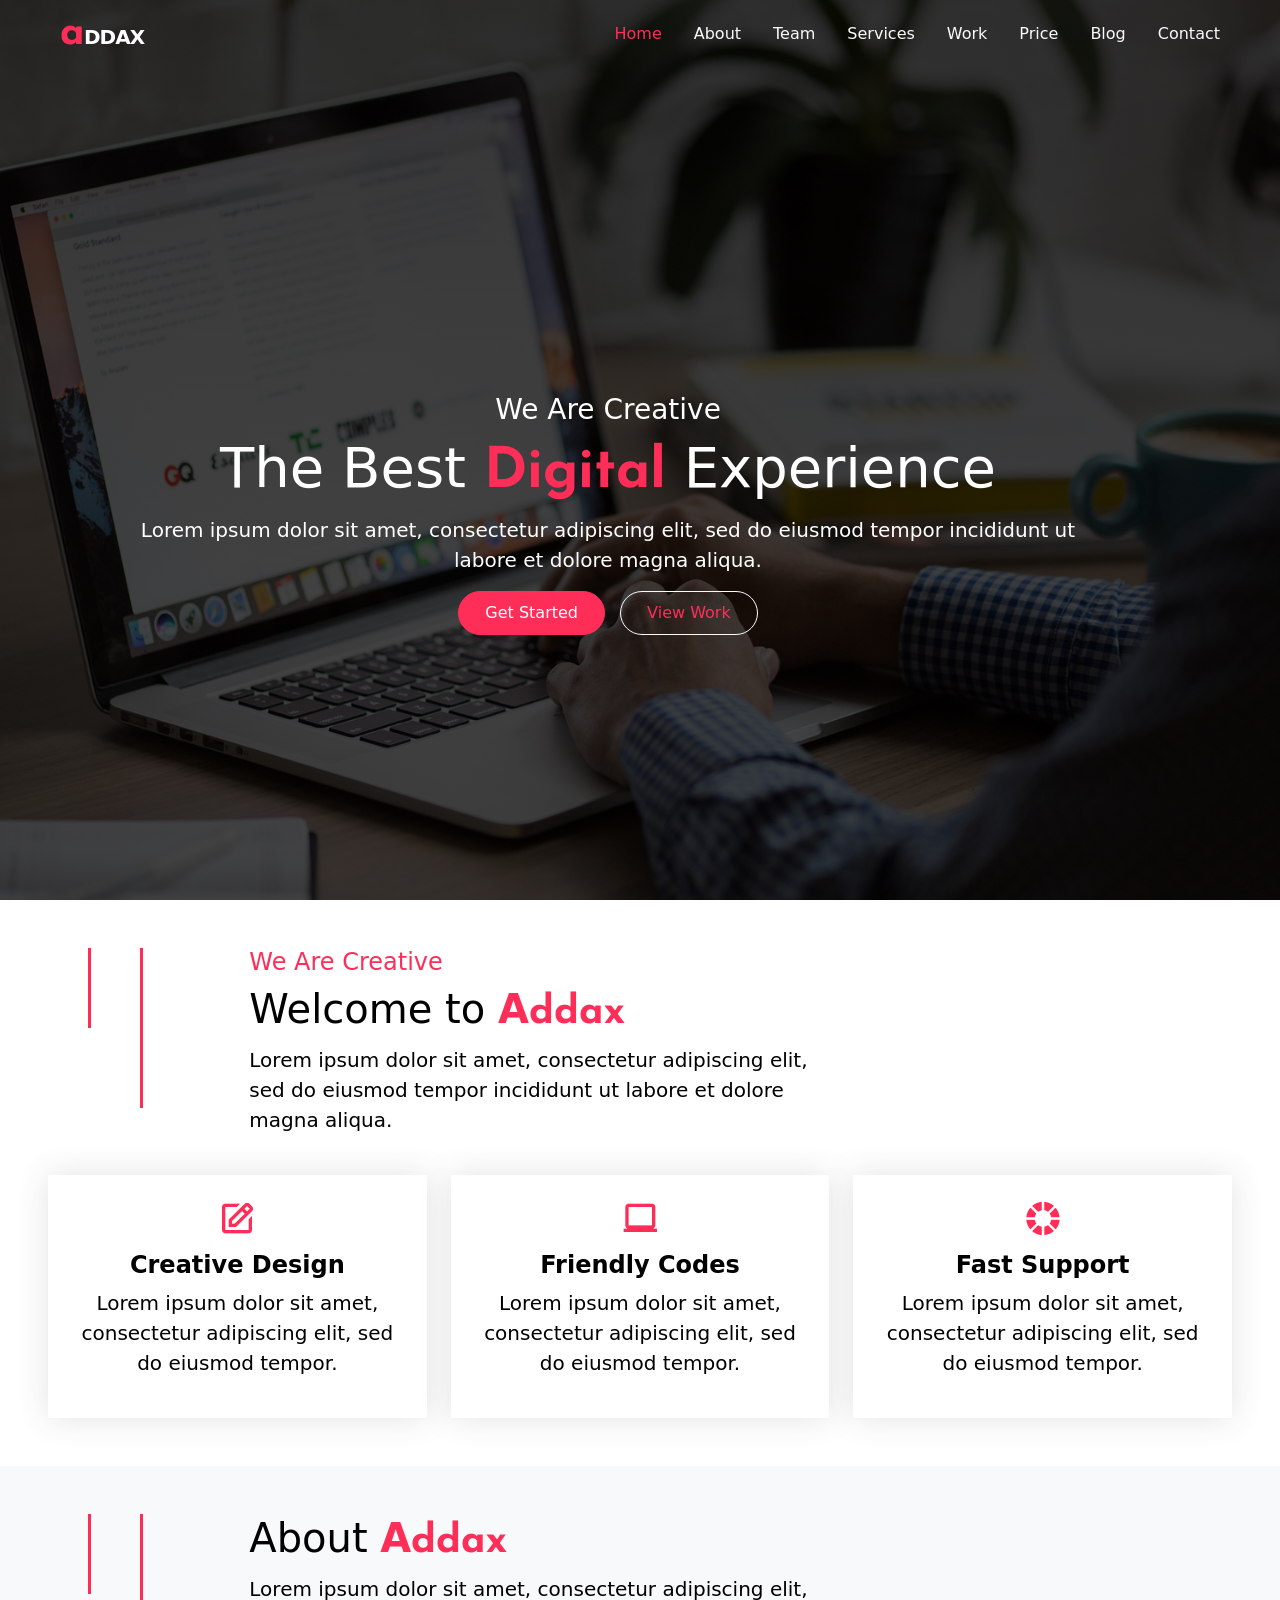
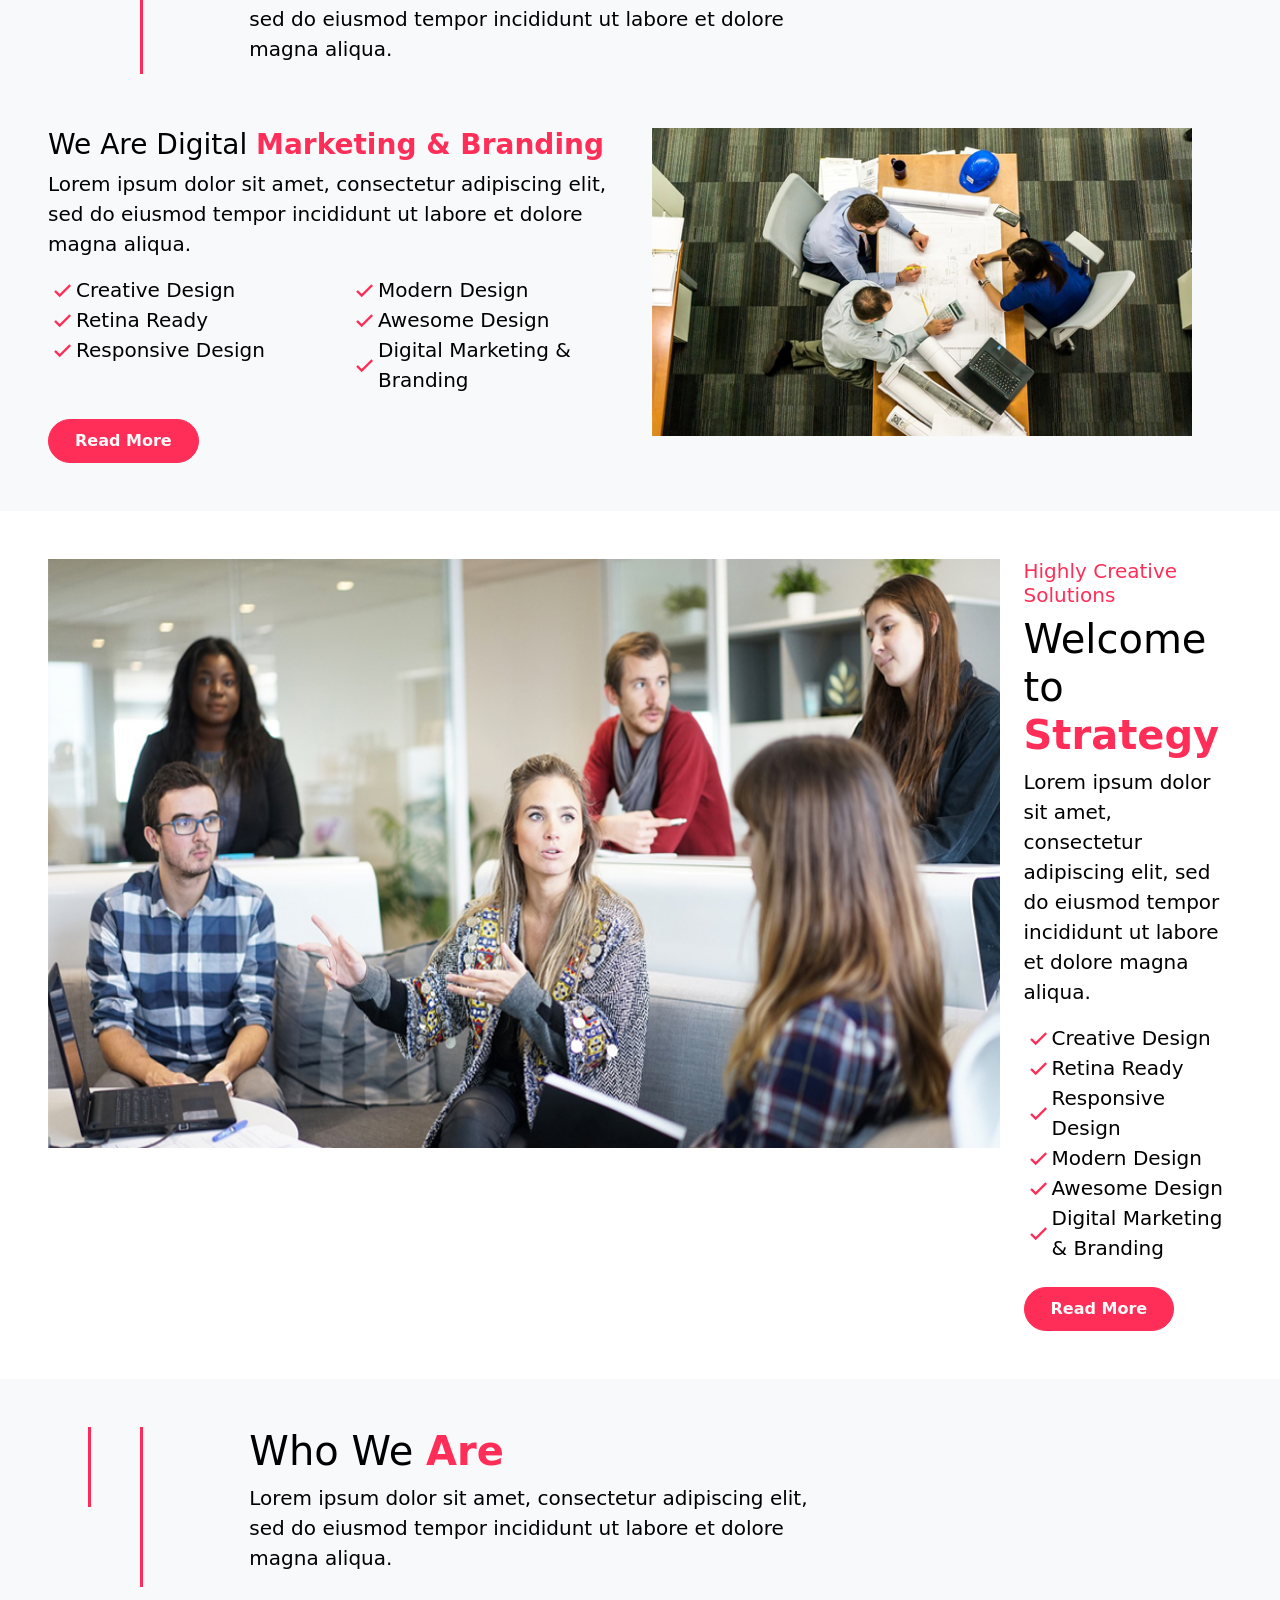
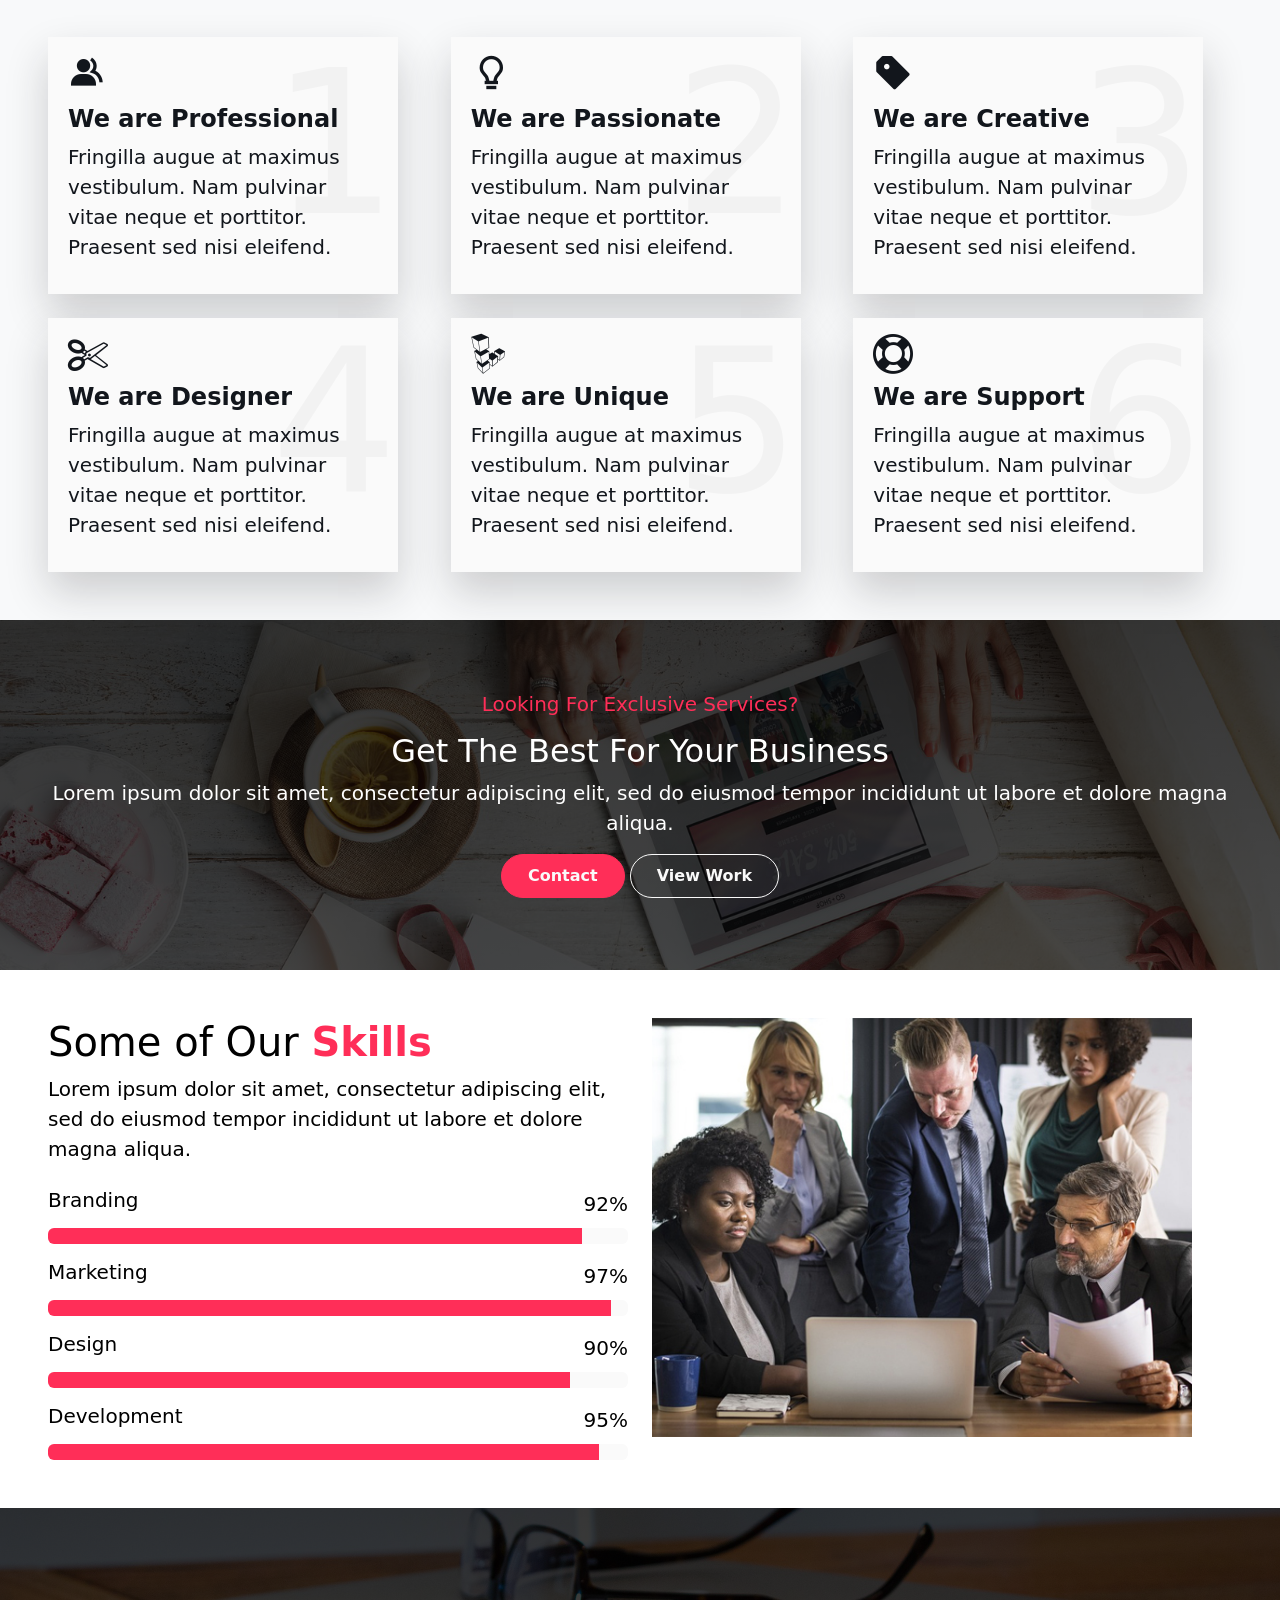
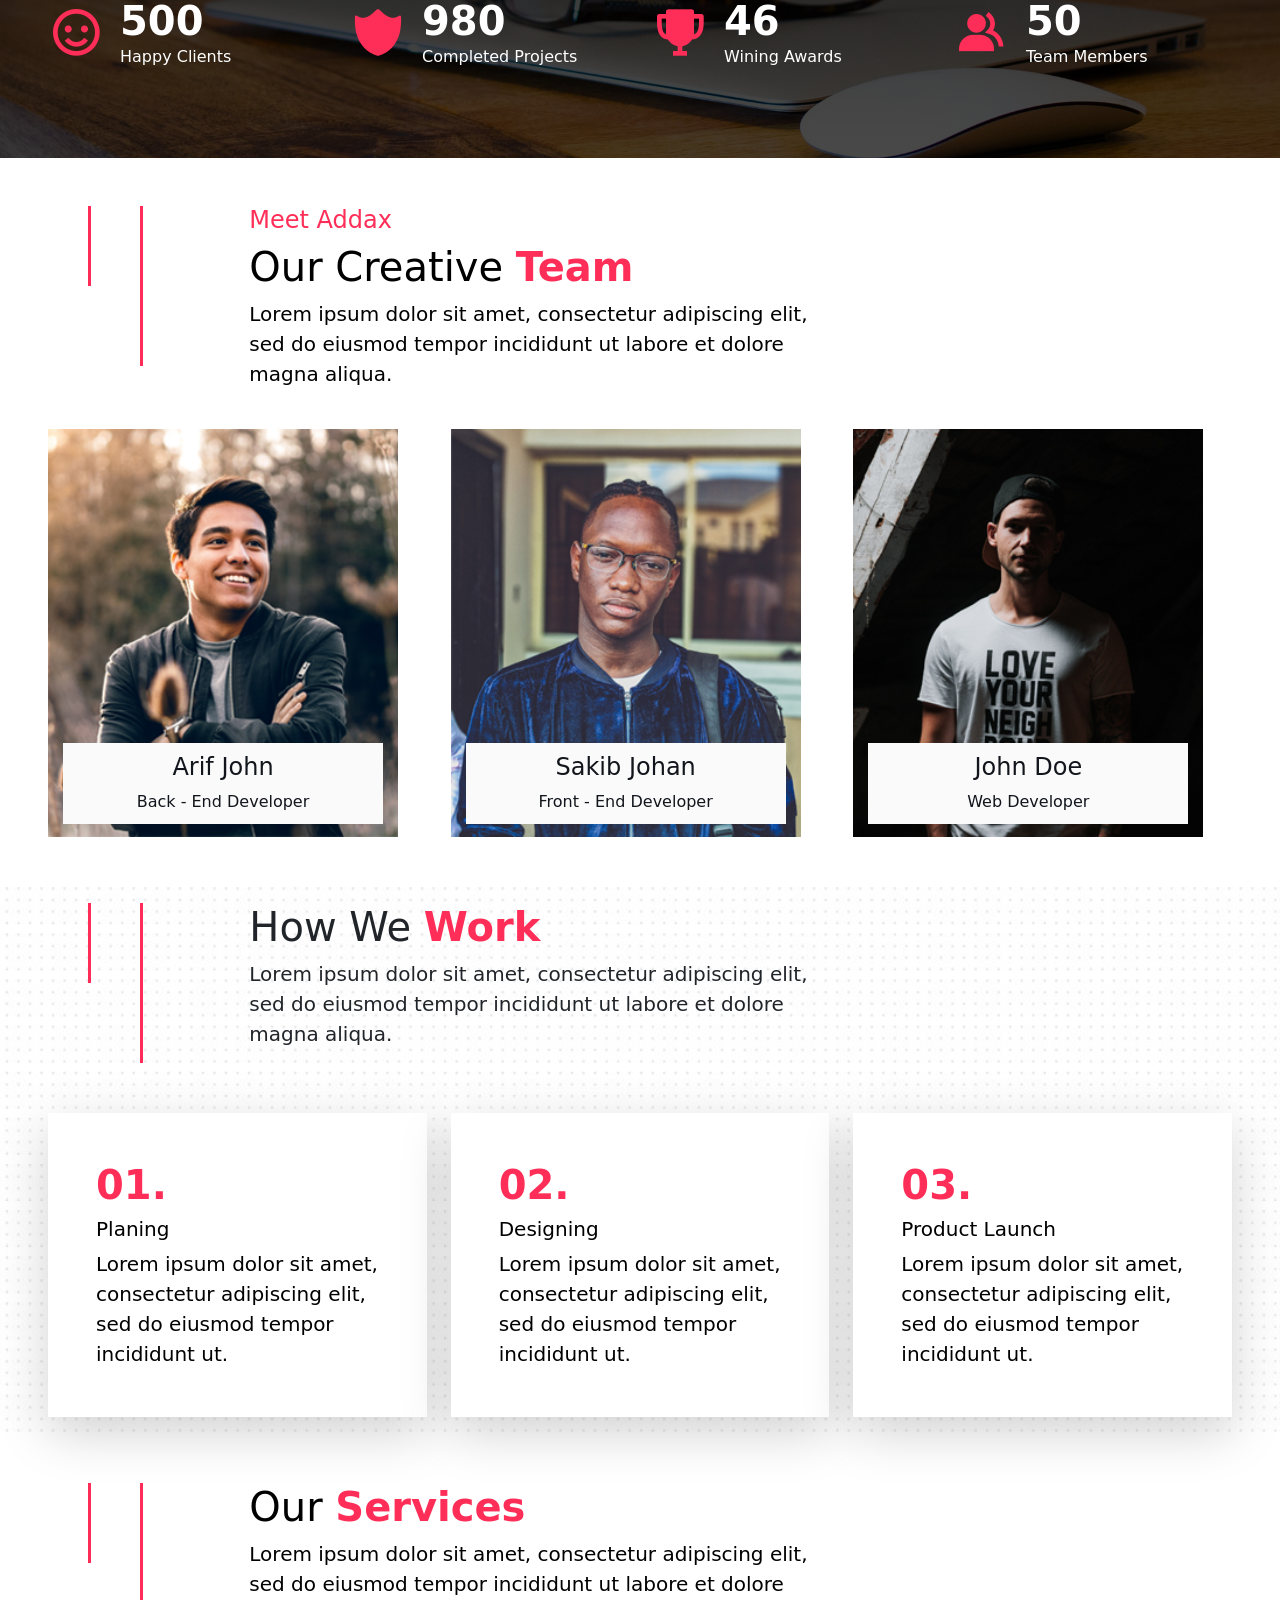
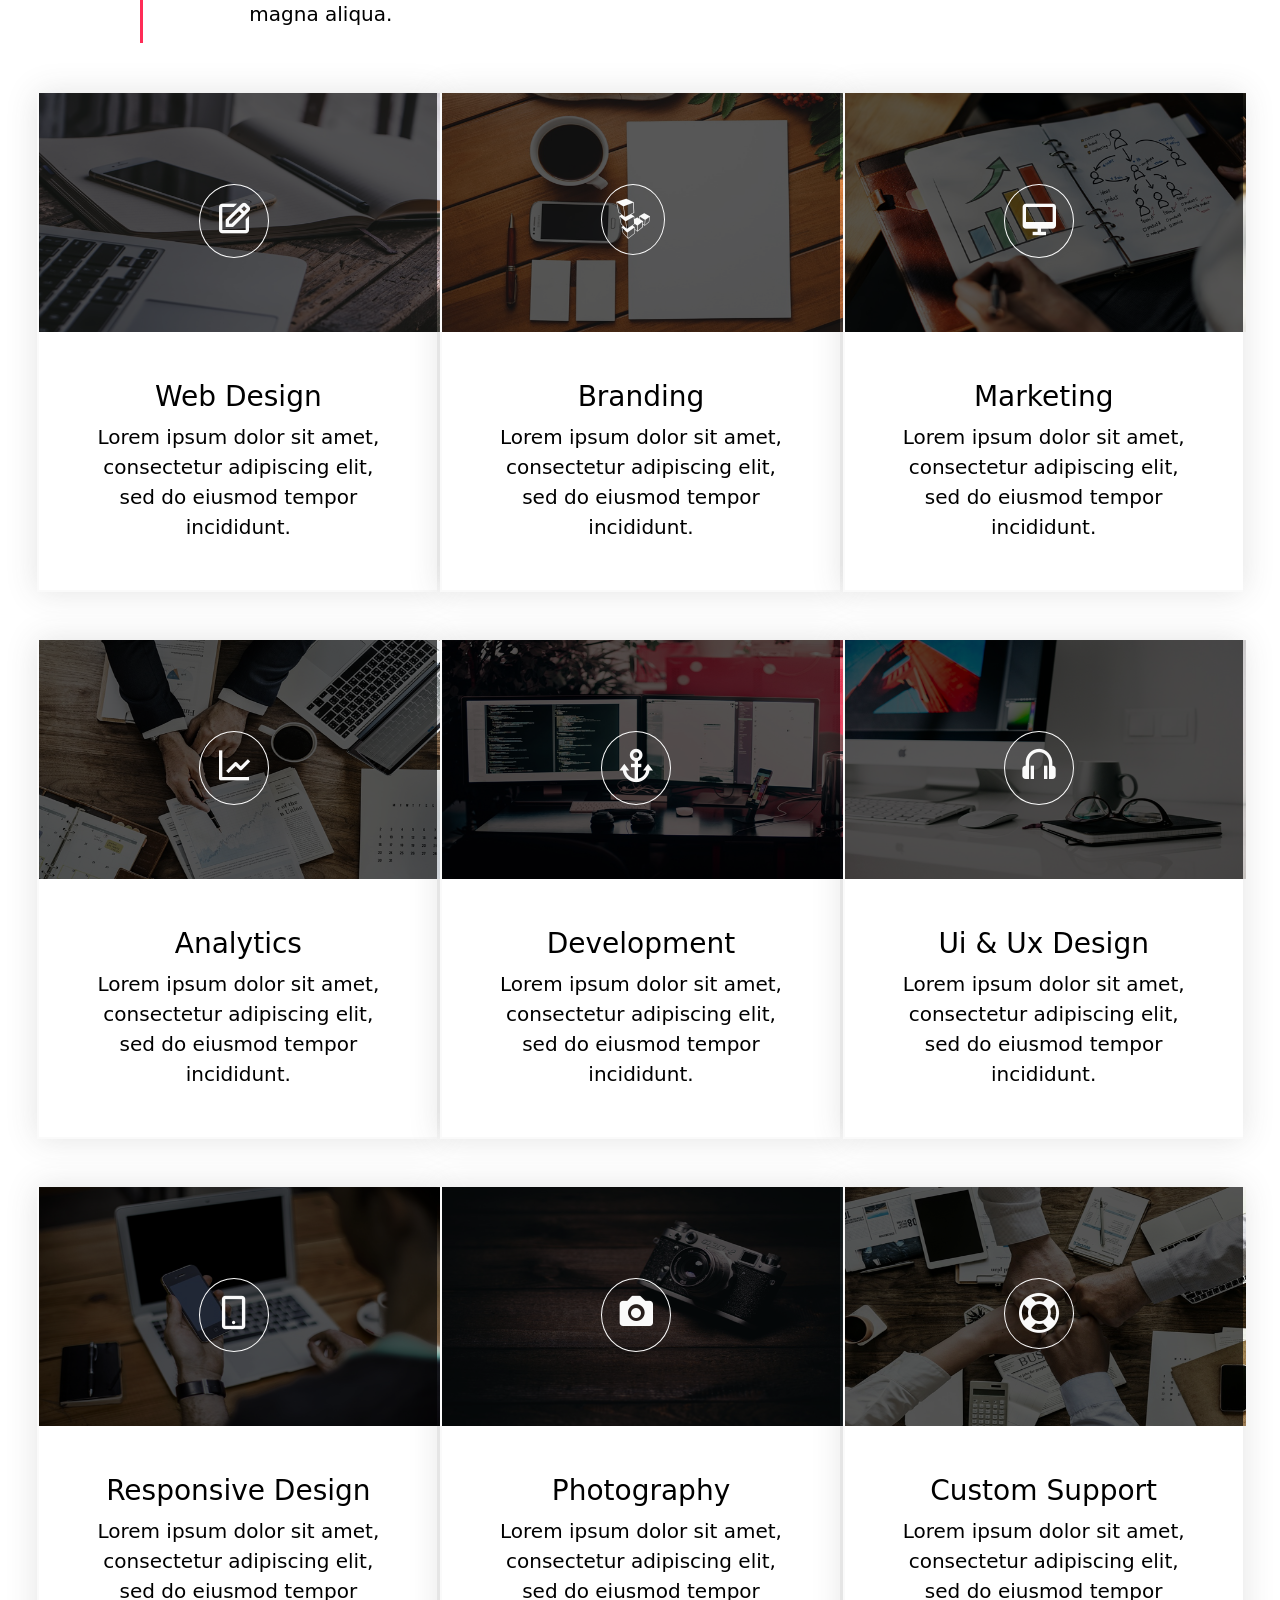
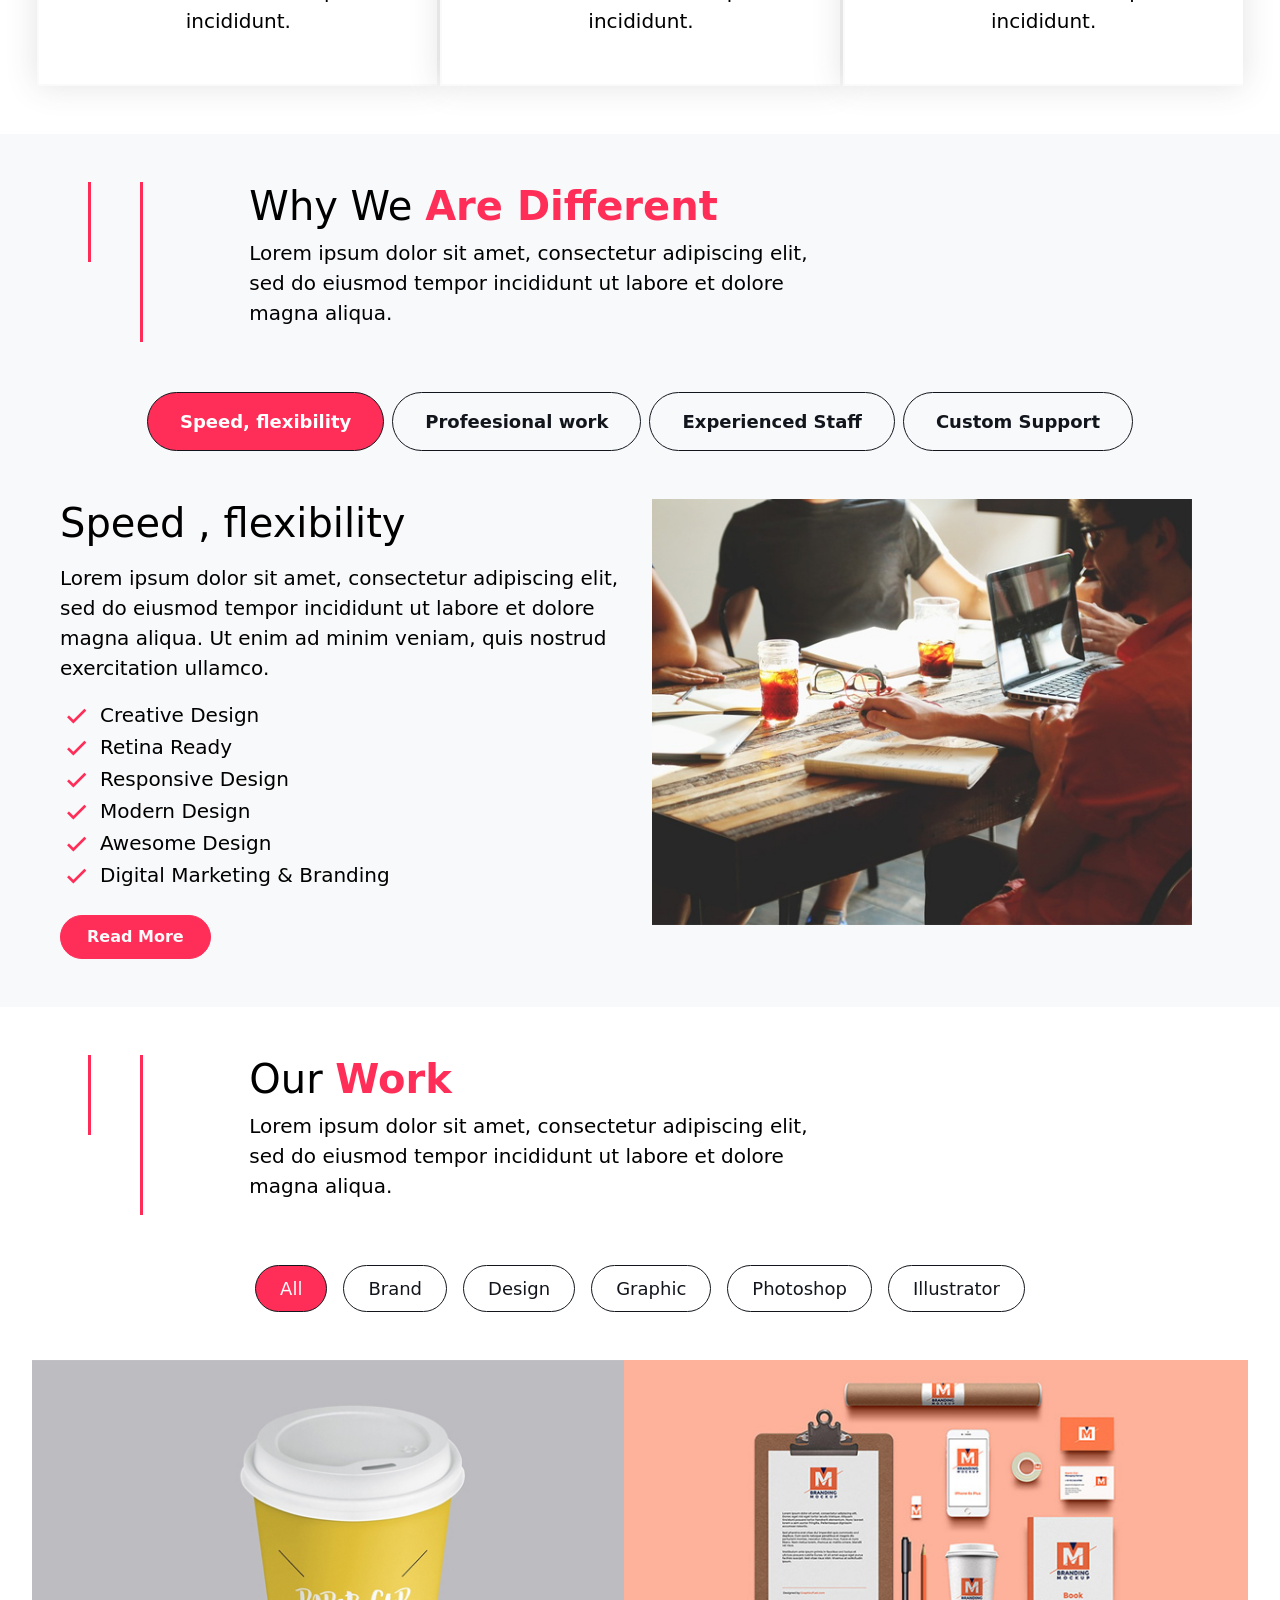
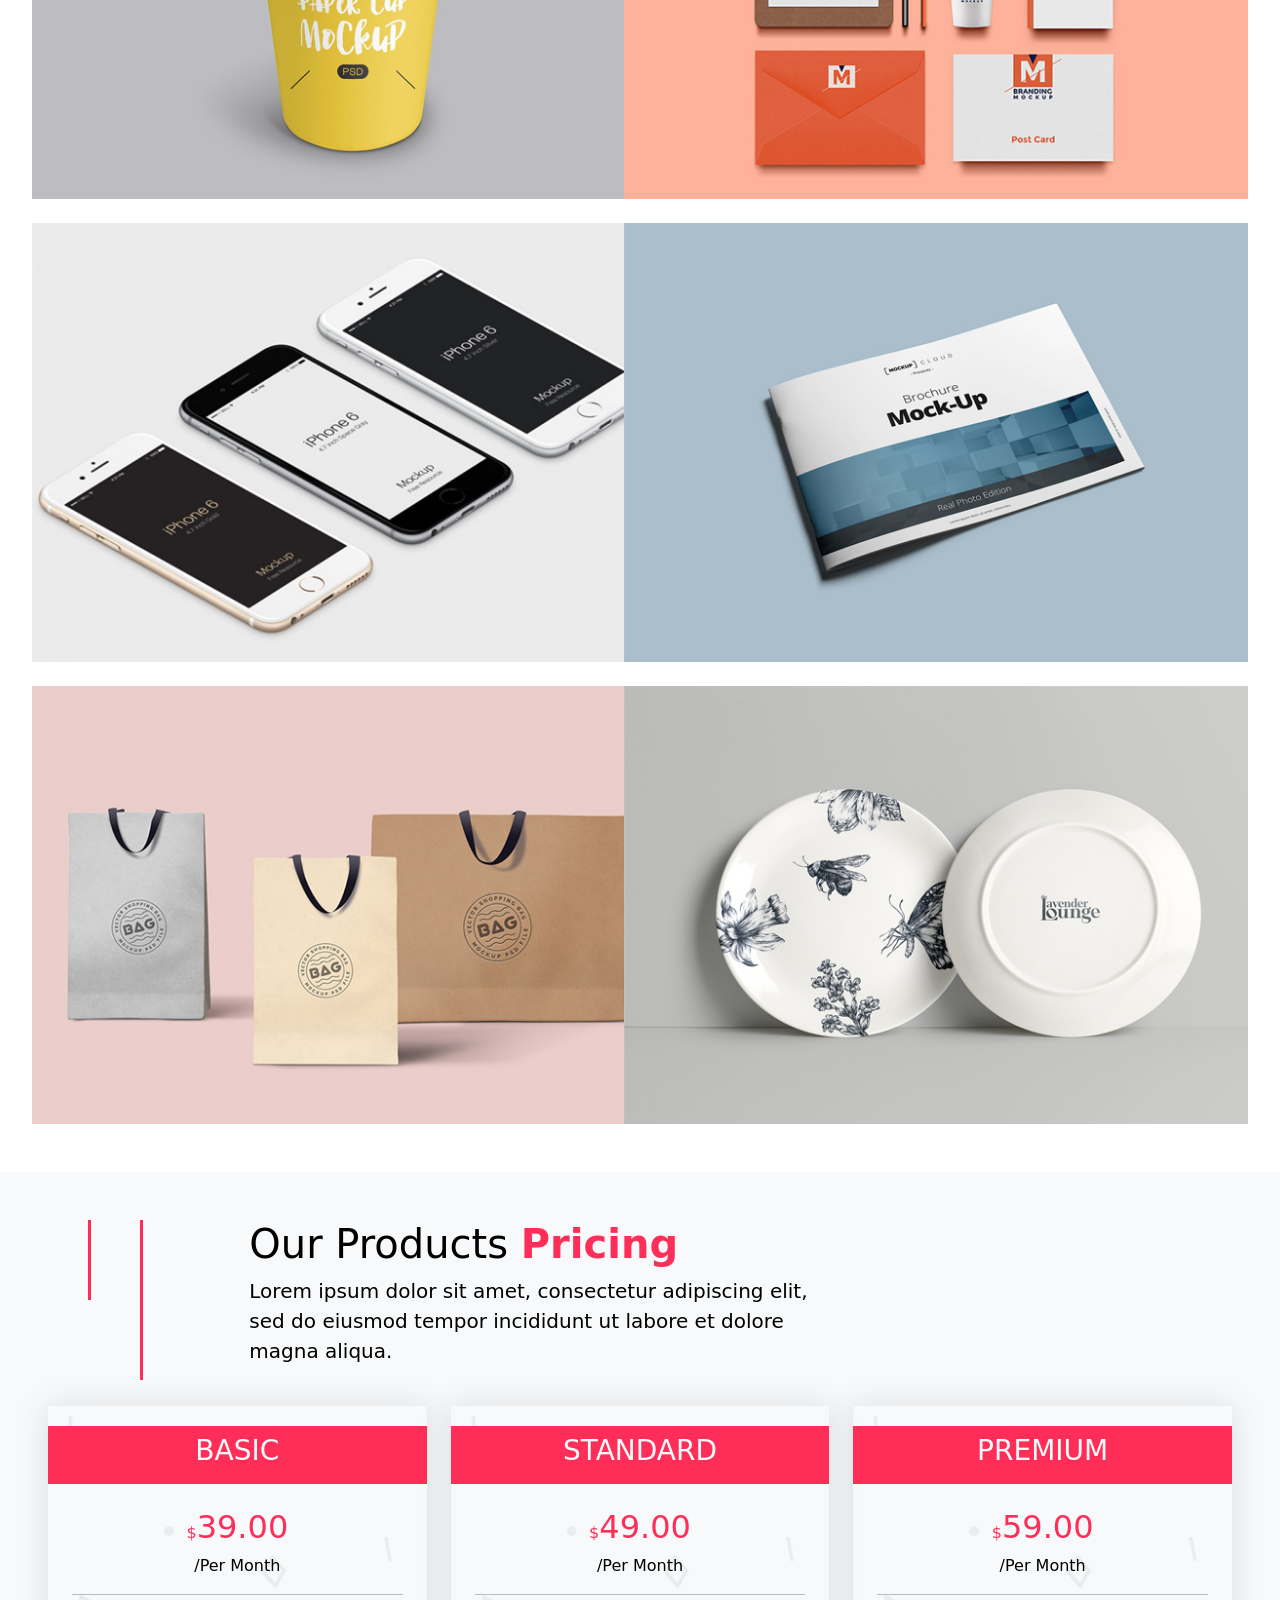
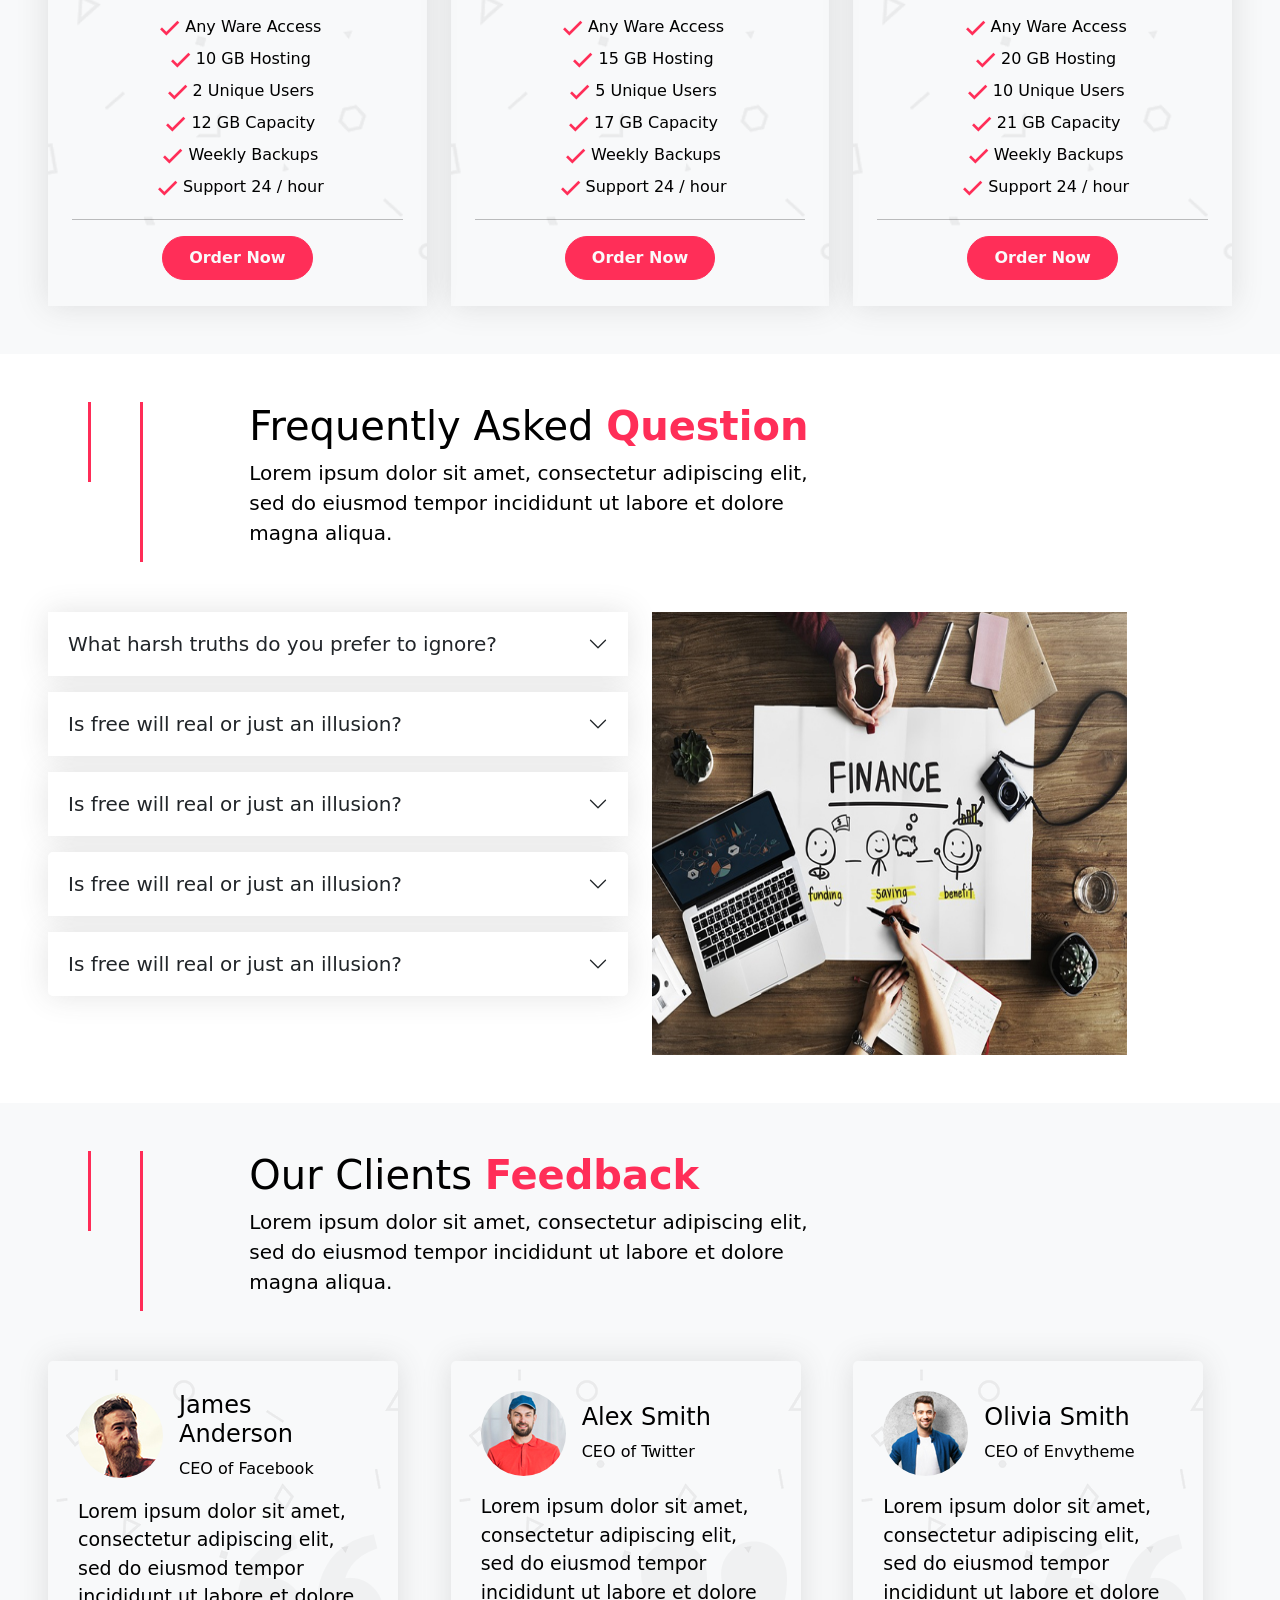
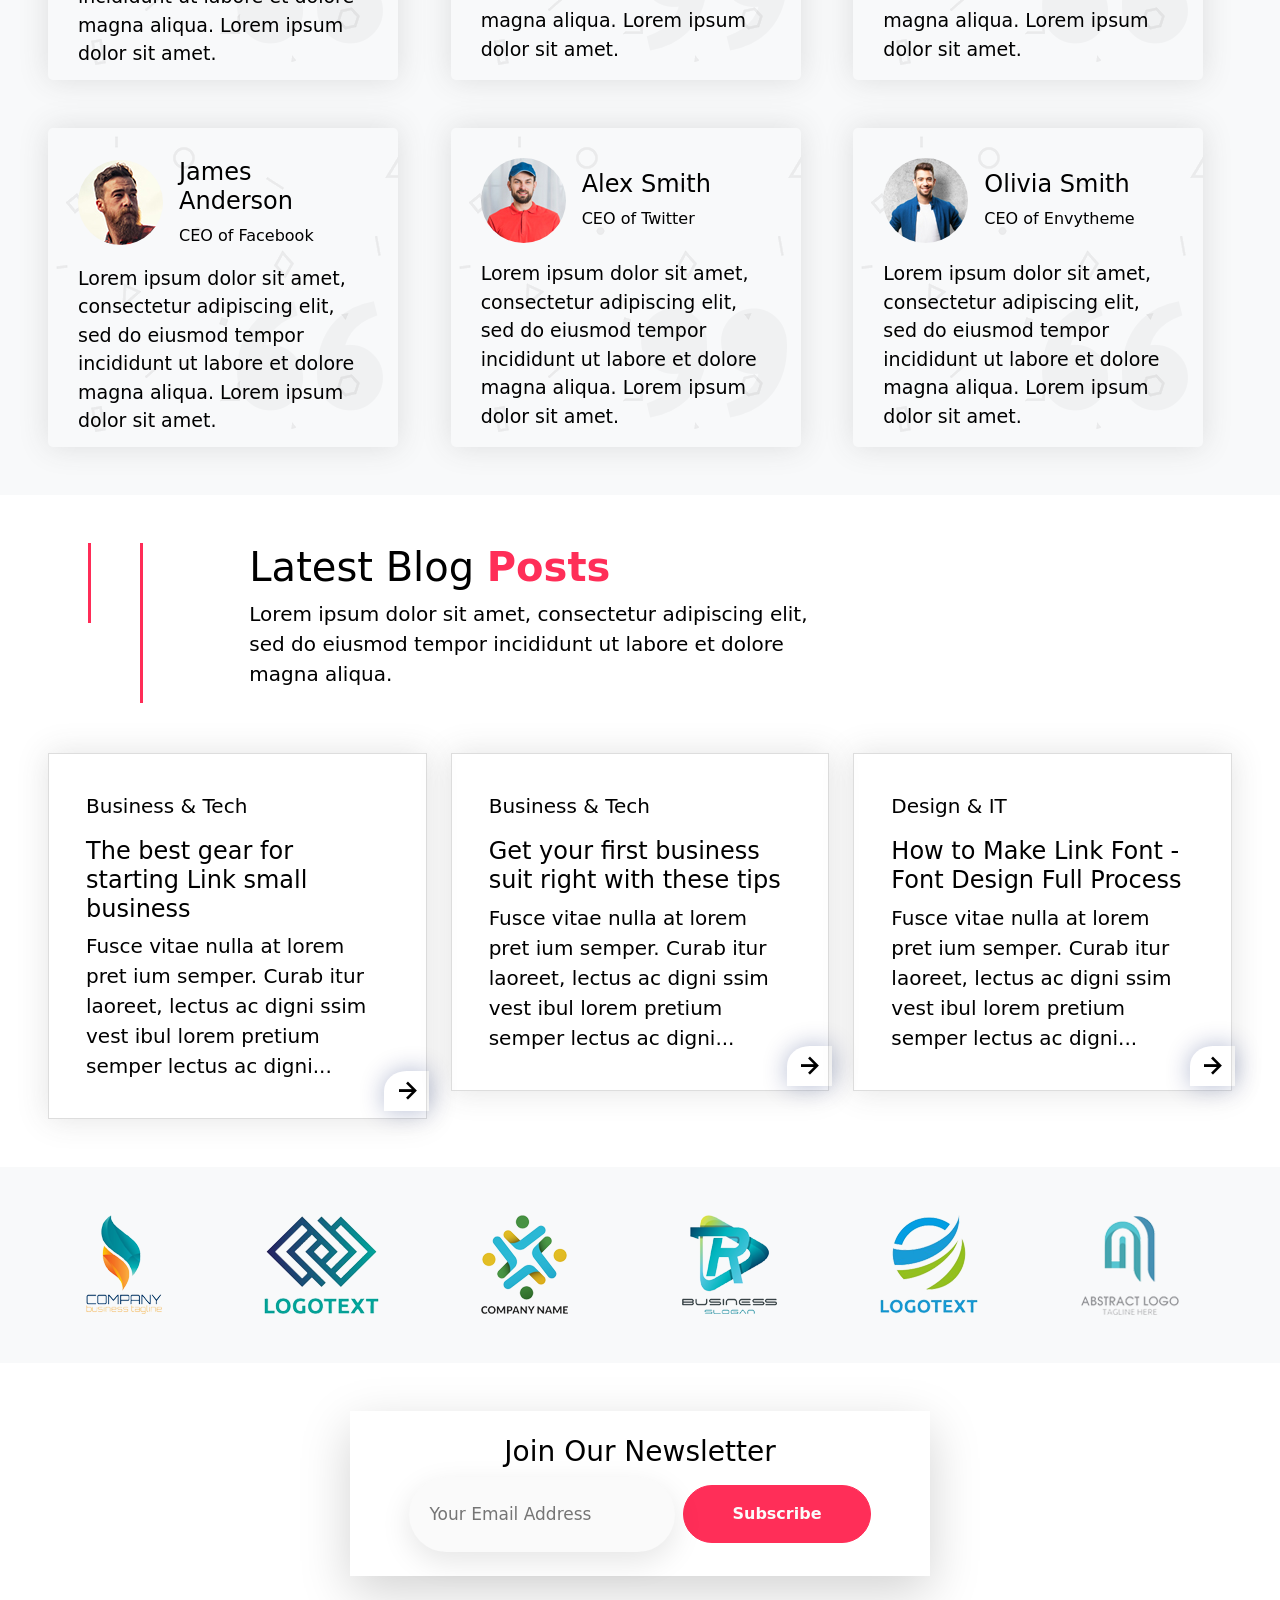
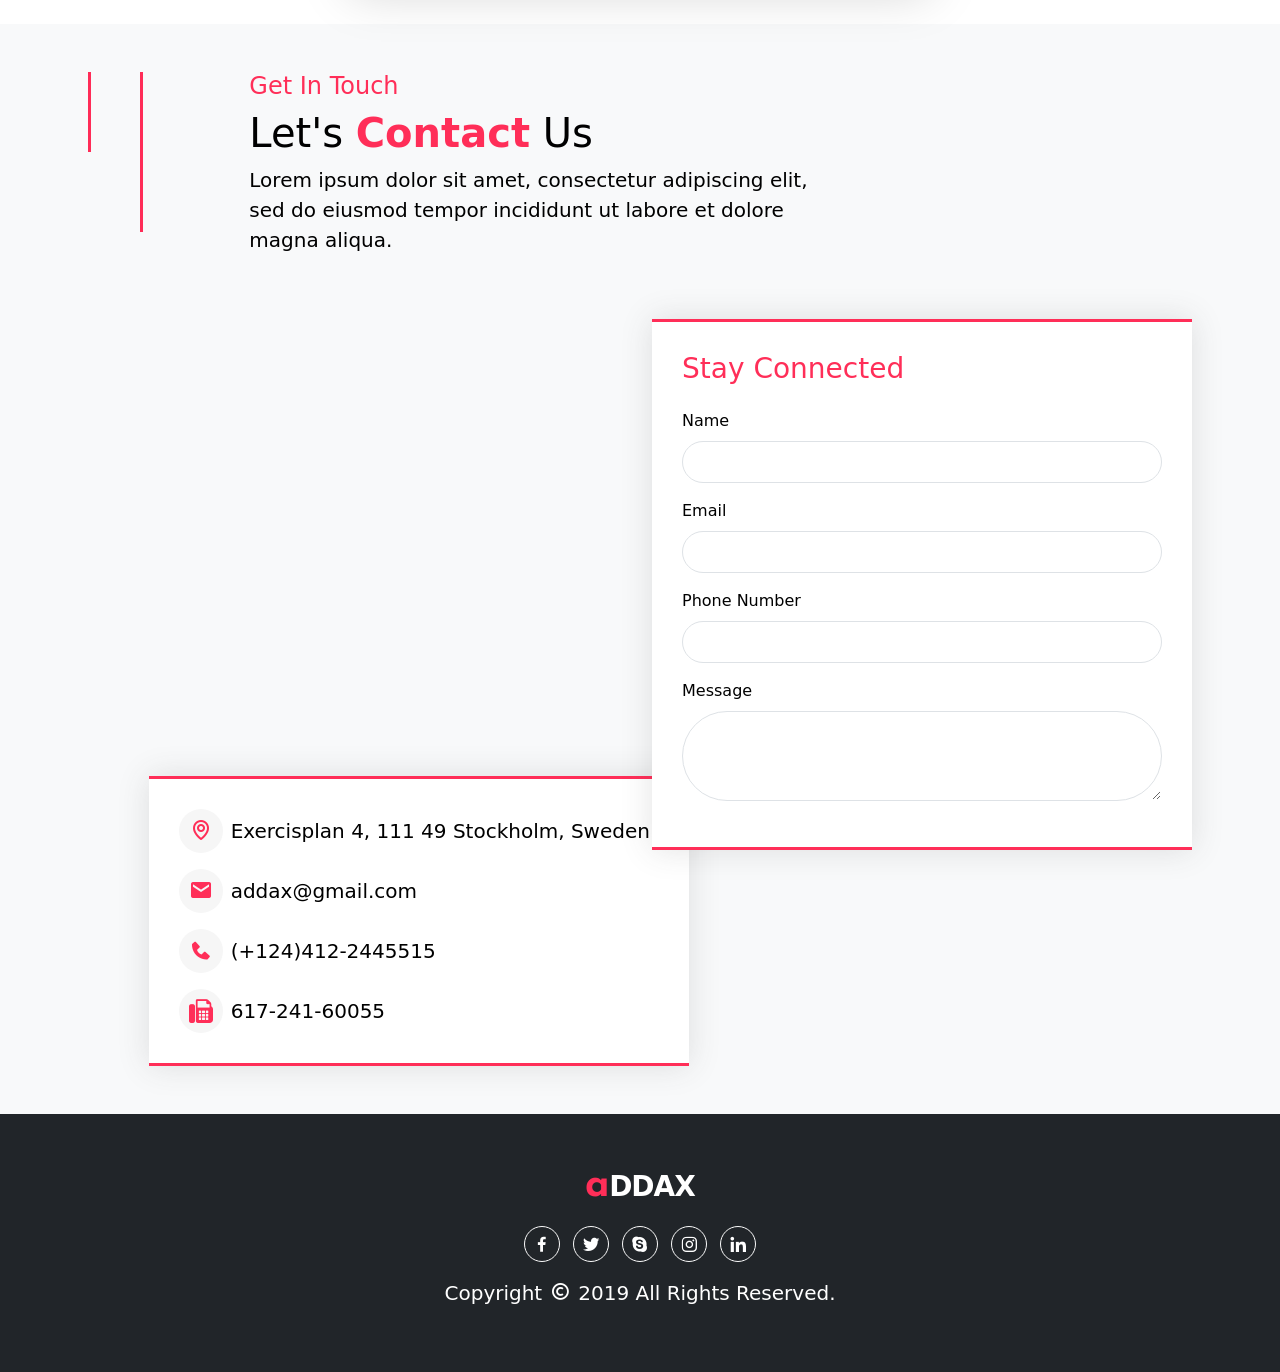
<file: My-Portfolio/Addax-React-Website-Design-Template/index.html>
<!DOCTYPE html>
<html lang="en">

<head>
    <meta charset="UTF-8">
    <meta http-equiv="X-UA-Compatible" content="IE=edge">
    <meta name="viewport" content="width=device-width, initial-scale=1.0">
    <title>Addax - React Multipurpose Landing Page Template</title>
    <link rel="icon" href="./Images/Main-Cover-Img/Main-Logo-react-1.jpg">

    <!-- fa fa Icons links -->
    <link rel="stylesheet" href="https://cdnjs.cloudflare.com/ajax/libs/font-awesome/4.7.0/css/font-awesome.min.css">

    <!-- Google Fonts Style -->
    <style>
        @import url('https://fonts.googleapis.com/css2?family=Josefin+Sans&display=swap');
    </style>

    <!-- Navbar Links -->
    <link rel="stylesheet" href="https://unpkg.com/boxicons@2.1.2/css/boxicons.min.css">

    <!-- Bootstrap Css Links -->
    <link href="https://cdn.jsdelivr.net/npm/bootstrap@5.3.0-alpha1/dist/css/bootstrap.min.css" rel="stylesheet"
        integrity="sha384-GLhlTQ8iRABdZLl6O3oVMWSktQOp6b7In1Zl3/Jr59b6EGGoI1aFkw7cmDA6j6gD" crossorigin="anonymous">

    <!-- Bootstrap JS Links -->
    <script src="https://cdn.jsdelivr.net/npm/bootstrap@5.3.0-alpha1/dist/js/bootstrap.bundle.min.js"
        integrity="sha384-w76AqPfDkMBDXo30jS1Sgez6pr3x5MlQ1ZAGC+nuZB+EYdgRZgiwxhTBTkF7CXvN"
        crossorigin="anonymous"></script>

    <!-- My Css Links -->
    <link rel="stylesheet" href="./sass/main.css">

</head>

<body>

    <button onclick="topFunction()" id="myBtn" title="Go to top"><i class='bx bx-chevron-up fs-2 mb-0'></i></button>

    <!-- Header Section -->
    <header class="header" id="header">
        <nav class="navbar container">
            <a href="./index.html" class="brand"><span
                    class="display-6 fw-bold text-transform-lowercase all-font-family">a</span><span
                    class="text-white text-uppercase fw-bold fs-5">ddax</span></a>
            <div class="burger" id="burger">
                <span class="burger-line"></span>
                <span class="burger-line"></span>
                <span class="burger-line"></span>
            </div>
            <div class="menu" id="menu">
                <ul class="menu-inner">
                    <li class="list-group-item"><a href="#home" class="menu-link menu-link-home">Home</a></li>
                    <li class="list-group-item"><a href="#about" class="menu-link">About</a></li>
                    <li class="list-group-item"><a href="#team" class="menu-link">Team</a></li>
                    <li class="list-group-item"><a href="#services" class="menu-link">Services</a></li>
                    <li class="list-group-item"><a href="#work" class="menu-link">Work</a></li>
                    <li class="list-group-item"><a href="#price" class="menu-link">Price</a></li>
                    <li class="list-group-item"><a href="#blog" class="menu-link">Blog</a></li>
                    <li class="list-group-item"><a href="#contact" class="menu-link">Contact</a></li>
                </ul>
            </div>
        </nav>
    </header>

    <!-- Main Section -->
    <main class="main" id="home">
        <section class="section banner banner-section">
            <div class="container banner-column">
                <div class="container-fluid p-5 text-white">
                    <div class="row">
                        <div class="col text-center">
                            <h3 class="fw-light">We Are Creative</h3>
                            <h1 class="fw-light display-4">The Best <span
                                    class="all-font-family fw-bold all-text-color">Digital</span> Experience</h1>
                            <p class="fs-5">Lorem ipsum dolor sit amet, consectetur adipiscing elit, sed do eiusmod
                                tempor incididunt ut labore et dolore magna aliqua.</p>

                            <button type="button" class="main-cover-btn-1">Get Started</button>
                            <button type="button" class="main-cover-btn-2">View Work</button>
                        </div>
                    </div>
                </div>
            </div>
        </section>
    </main>

    <div class="container-fluid p-5 bg-white text-black">
        <div class="row">
            <div class="col-12 col-lg-2 col-xxl-1"></div>

            <div class="col-12 col-lg-6 col-xxl-6">
                <div class="section-title-line"></div>
                <h4 class="all-text-color fw-light">We Are Creative</h4>
                <h1 class="fw-light">Welcome to <span class="fw-bold all-text-color">A</span><span
                        class="fw-bold all-font-family all-text-color">ddax</span></h1>

                <p class="fs-5 fw-light">Lorem ipsum dolor sit amet, consectetur adipiscing elit, sed do eiusmod tempor
                    incididunt ut labore et dolore magna aliqua.</p>
            </div>
        </div>

        <div class="row justify-content-center mt-4">
            <div class="col-12 col-lg-4 col-xl-4 d-flex justify-content-center">
                <div class="creativecard-bg-text p-4 bg-white text-black text-center">
                    <i class='bx bx-edit fs-1 all-text-color'></i>
                    <h4 class="fw-semibold mt-2">Creative Design</h4>
                    <p class="fs-5 fw-light">Lorem ipsum dolor sit amet, consectetur adipiscing elit, sed do eiusmod
                        tempor.</p>
                    <div class="creativecard-text">
                        <i class='bx bx-right-arrow-alt fs-2'></i>
                    </div>
                </div>
            </div>

            <div class="col-12 col-lg-4 col-xl-4 d-flex justify-content-center media-margin-top">
                <div class="creativecard-bg-text p-4 bg-white text-black text-center">
                    <i class='bx bx-laptop fs-1 all-text-color'></i>
                    <h4 class="fw-semibold mt-2">Friendly Codes</h4>
                    <p class="fs-5 fw-light">Lorem ipsum dolor sit amet, consectetur adipiscing elit, sed do eiusmod
                        tempor.</p>
                    <div class="creativecard-text">
                        <i class='bx bx-right-arrow-alt fs-2'></i>
                    </div>
                </div>
            </div>

            <div class="col-12 col-lg-4 col-xl-4 d-flex justify-content-center media-margin-top">
                <div class="creativecard-bg-text p-4 bg-white text-black text-center">
                    <i class='bx bxs-color fs-1 all-text-color'></i>
                    <h4 class="fw-semibold mt-2">Fast Support</h4>
                    <p class="fs-5 fw-light">Lorem ipsum dolor sit amet, consectetur adipiscing elit, sed do eiusmod
                        tempor.</p>
                    <div class="creativecard-text">
                        <i class='bx bx-right-arrow-alt fs-2'></i>
                    </div>
                </div>
            </div>
        </div>
    </div>

    <div class="container-fluid p-5 bg-light text-black" id="about">
        <div class="row">
            <div class="col-12 col-lg-2 col-xxl-1"></div>

            <div class="col-12 col-lg-6 col-xxl-5">
                <div class="section-title-line"></div>
                <h1 class="fw-light">About <span class="fw-bold all-text-color">A</span><span
                        class="fw-bold all-font-family all-text-color">ddax</span></h1>

                <p class="fs-5 fw-light">Lorem ipsum dolor sit amet, consectetur adipiscing elit, sed do eiusmod tempor
                    incididunt ut labore et dolore magna aliqua.</p>
            </div>
        </div>

        <div class="row mt-5 justify-content-center">
            <div class="col-12 col-lg-6 col-xxl-5">
                <h3 class="fw-light">We Are Digital <span class="fw-bold all-text-color">Marketing & Branding</span>
                </h3>
                <p class="fs-5 fw-light">Lorem ipsum dolor sit amet, consectetur adipiscing elit, sed do eiusmod tempor
                    incididunt ut labore et dolore magna aliqua.</p>

                <div class="row">
                    <div class="col-12 col-lg-6">
                        <div class="d-flex align-items-center">
                            <i class='bx bx-check fs-3 all-text-color'></i>
                            <p class="fs-5 mb-0 fw-light">Creative Design</p>
                        </div>

                        <div class="d-flex align-items-center">
                            <i class='bx bx-check fs-3 all-text-color'></i>
                            <p class="fs-5 mb-0 fw-light">Retina Ready</p>
                        </div>

                        <div class="d-flex align-items-center">
                            <i class='bx bx-check fs-3 all-text-color'></i>
                            <p class="fs-5 mb-0 fw-light">Responsive Design</p>
                        </div>
                    </div>

                    <div class="col-12 col-lg-6">
                        <div class="d-flex align-items-center">
                            <i class='bx bx-check fs-3 all-text-color'></i>
                            <p class="fs-5 mb-0 fw-light">Modern Design</p>
                        </div>

                        <div class="d-flex align-items-center">
                            <i class='bx bx-check fs-3 all-text-color'></i>
                            <p class="fs-5 mb-0 fw-light">Awesome Design</p>
                        </div>

                        <div class="d-flex align-items-center">
                            <i class='bx bx-check fs-3 all-text-color'></i>
                            <p class="fs-5 mb-0 fw-light">Digital Marketing & Branding</p>
                        </div>
                    </div>
                </div>

                <div class="mt-4">
                    <button type="button" class="all-btns-themes fw-bold">Read More</button>
                </div>
            </div>

            <div class="col-12 col-lg-6 col-xxl-5 media-margin-top media-flex-center">
                <img src="./Images/About-img/about-img.jpg" class="about-img" alt="Mike" />
            </div>
        </div>
    </div>

    <div class="container-fluid p-5 bg-white text-black">
        <div class="row">
            <div class="col media-flex-center">
                <img src="./Images/About-img/about-nu-2-img.jpg" class="about-strategy-img" alt="Mike" />
            </div>

            <div class="col media-margin-top">
                <h5 class="all-text-color fw-light">Highly Creative Solutions</h5>
                <h1 class="fw-light">Welcome to <span class="fw-bold all-text-color">Strategy</span></h1>
                <p class="fs-5 fw-light">Lorem ipsum dolor sit amet, consectetur adipiscing elit, sed do eiusmod tempor
                    incididunt ut labore et dolore magna aliqua.</p>

                <div class="d-flex align-items-center">
                    <i class='bx bx-check fs-3 all-text-color'></i>
                    <p class="fs-5 mb-0 fw-light">Creative Design</p>
                </div>

                <div class="d-flex align-items-center">
                    <i class='bx bx-check fs-3 all-text-color'></i>
                    <p class="fs-5 mb-0 fw-light">Retina Ready</p>
                </div>

                <div class="d-flex align-items-center">
                    <i class='bx bx-check fs-3 all-text-color'></i>
                    <p class="fs-5 mb-0 fw-light">Responsive Design</p>
                </div>

                <div class="d-flex align-items-center">
                    <i class='bx bx-check fs-3 all-text-color'></i>
                    <p class="fs-5 mb-0 fw-light">Modern Design</p>
                </div>

                <div class="d-flex align-items-center">
                    <i class='bx bx-check fs-3 all-text-color'></i>
                    <p class="fs-5 mb-0 fw-light">Awesome Design</p>
                </div>

                <div class="d-flex align-items-center">
                    <i class='bx bx-check fs-3 all-text-color'></i>
                    <p class="fs-5 mb-0 fw-light">Digital Marketing & Branding</p>
                </div>

                <div class="mt-4">
                    <button type="button" class="all-btns-themes fw-bold">Read More</button>
                </div>
            </div>
        </div>
    </div>

    <div class="container-fluid p-5 bg-light text-black">
        <div class="row">
            <div class="col-12 col-lg-2 col-xxl-1"></div>

            <div class="col-12 col-lg-6 col-xxl-5">
                <div class="section-title-line"></div>
                <h1 class="fw-light">Who We <span class="fw-bold all-text-color">Are</span></h1>

                <p class="fs-5 fw-light">Lorem ipsum dolor sit amet, consectetur adipiscing elit, sed do eiusmod tempor
                    incididunt ut labore et dolore magna aliqua.</p>
            </div>
        </div>

        <div class="row mt-5 justify-content-center">
            <div class="col-12 col-lg-4 col-xxl-3 media-flex-center">
                <div class="who-we-are-card-text">
                    <i class='bx bxs-group fs-1'></i>
                    <h4 class="fw-bold mt-2">We are Professional</h4>
                    <p class="fw-light fs-5">Fringilla augue at maximus vestibulum. Nam pulvinar vitae neque et
                        porttitor. Praesent sed nisi eleifend.</p>

                    <span>1</span>
                </div>
            </div>

            <div class="col-12 col-lg-4 col-xxl-3 media-flex-center media-margin-top">
                <div class="who-we-are-card-text">
                    <i class='bx bx-bulb fs-1'></i>
                    <h4 class="fw-bold mt-2">We are Passionate</h4>
                    <p class="fw-light fs-5">Fringilla augue at maximus vestibulum. Nam pulvinar vitae neque et
                        porttitor. Praesent sed nisi eleifend.</p>

                    <span>2</span>
                </div>
            </div>

            <div class="col-12 col-lg-4 col-xxl-3 media-flex-center media-margin-top">
                <div class="who-we-are-card-text">
                    <i class='bx bxs-purchase-tag-alt fs-1'></i>
                    <h4 class="fw-bold mt-2">We are Creative</h4>
                    <p class="fw-light fs-5">Fringilla augue at maximus vestibulum. Nam pulvinar vitae neque et
                        porttitor. Praesent sed nisi eleifend.</p>

                    <span>3</span>
                </div>
            </div>
        </div>

        <div class="row mt-4 justify-content-center">
            <div class="col-12 col-lg-4 col-xxl-3 media-flex-center">
                <div class="who-we-are-card-text">
                    <i class="fa fa-scissors fs-1 who-we-are-card-text-icons" aria-hidden="true"></i>
                    <h4 class="fw-bold mt-2">We are Designer</h4>
                    <p class="fw-light fs-5">Fringilla augue at maximus vestibulum. Nam pulvinar vitae neque et
                        porttitor. Praesent sed nisi eleifend.</p>

                    <span>4</span>
                </div>
            </div>

            <div class="col-12 col-lg-4 col-xxl-3 media-flex-center media-margin-top">
                <div class="who-we-are-card-text">
                    <i class="fa fa-linode fs-1 who-we-are-card-text-icons" aria-hidden="true"></i>
                    <h4 class="fw-bold mt-2">We are Unique</h4>
                    <p class="fw-light fs-5">Fringilla augue at maximus vestibulum. Nam pulvinar vitae neque et
                        porttitor. Praesent sed nisi eleifend.</p>

                    <span>5</span>
                </div>
            </div>

            <div class="col-12 col-lg-4 col-xxl-3 media-flex-center media-margin-top">
                <div class="who-we-are-card-text">
                    <i class="fa fa-life-ring fs-1 who-we-are-card-text-icons" aria-hidden="true"></i>
                    <h4 class="fw-bold mt-2">We are Support</h4>
                    <p class="fw-light fs-5">Fringilla augue at maximus vestibulum. Nam pulvinar vitae neque et
                        porttitor. Praesent sed nisi eleifend.</p>

                    <span>6</span>
                </div>
            </div>
        </div>
    </div>

    <div class="cover-img-2">
        <div class="container-fluid p-5 text-white">
            <div class="row">
                <div class="col text-center">
                    <h5 class="all-text-color">Looking For Exclusive Services?</h5>
                    <h2 class="mt-3">Get The Best For Your Business</h2>
                    <p class="fs-5">Lorem ipsum dolor sit amet, consectetur adipiscing elit, sed do eiusmod tempor
                        incididunt ut labore et dolore magna aliqua.</p>

                    <div class="mt-3">
                        <button type="button" class="all-btns-themes fw-bold">Contact</button>
                        <button type="button" class="all-btn-outline fw-bold">View Work</button>
                    </div>
                </div>
            </div>
        </div>
    </div>

    <div class="container-fluid p-5 bg-white text-black">
        <div class="row justify-content-center">
            <div class="col-12 col-lg-6 col-xxl-5">
                <h1 class="fw-light">Some of Our <span class="fw-bold all-text-color">Skills</span></h1>

                <p class="fs-5 fw-light">Lorem ipsum dolor sit amet, consectetur adipiscing elit, sed do eiusmod tempor
                    incididunt ut labore et dolore magna aliqua.</p>

                <div class="mt-4">
                    <div class="d-flex align-items-center justify-content-between">
                        <h5>Branding</h5>
                        <p class="mb-0 fs-5">92%</p>
                    </div>
                    <div class="progress mt-2" role="progressbar" aria-label="Basic example" aria-valuenow="25"
                        aria-valuemin="0" aria-valuemax="100">
                        <div class="progress-bar" style="width: 92%"></div>
                    </div>

                    <div class="d-flex align-items-center justify-content-between mt-3">
                        <h5>Marketing</h5>
                        <p class="mb-0 fs-5">97%</p>
                    </div>
                    <div class="progress mt-2" role="progressbar" aria-label="Basic example" aria-valuenow="25"
                        aria-valuemin="0" aria-valuemax="100">
                        <div class="progress-bar" style="width: 97%"></div>
                    </div>

                    <div class="d-flex align-items-center justify-content-between mt-3">
                        <h5>Design</h5>
                        <p class="mb-0 fs-5">90%</p>
                    </div>
                    <div class="progress mt-2" role="progressbar" aria-label="Basic example" aria-valuenow="25"
                        aria-valuemin="0" aria-valuemax="100">
                        <div class="progress-bar" style="width: 90%"></div>
                    </div>

                    <div class="d-flex align-items-center justify-content-between mt-3">
                        <h5>Development</h5>
                        <p class="mb-0 fs-5">95%</p>
                    </div>
                    <div class="progress mt-2" role="progressbar" aria-label="Basic example" aria-valuenow="25"
                        aria-valuemin="0" aria-valuemax="100">
                        <div class="progress-bar" style="width: 95%"></div>
                    </div>
                </div>
            </div>

            <div class="col-12 col-lg-6 col-xxl-5 media-flex-center media-margin-top">
                <img src="./Images/Skill-img/Skill-img-1.jpg" class="skills-img" alt="Mike" />
            </div>
        </div>
    </div>

    <div class="timer-img text-white">
        <div class="container-fluid p-5">
            <div class="row justify-content-center">
                <div class="col-12 col-lg-3 col-xxl-2">
                    <div class="d-flex align-items-center">
                        <i class='bx bx-smile display-4 all-text-color'></i>
                        <div class="ms-3">
                            <h1 class="fw-bold mb-0">500</h1>
                            <p class="mb-0">Happy Clients</p>
                        </div>
                    </div>

                </div>

                <div class="col-12 col-lg-3 col-xxl-2 media-margin-top">
                    <div class="d-flex align-items-center">
                        <i class='bx bxs-shield-alt-2 display-4 all-text-color'></i>
                        <div class="ms-3">
                            <h1 class="fw-bold mb-0">980</h1>
                            <p class="mb-0">Completed Projects</p>
                        </div>
                    </div>

                </div>

                <div class="col-12 col-lg-3 col-xxl-2 media-margin-top">
                    <div class="d-flex align-items-center">
                        <i class='bx bxs-trophy display-4 all-text-color'></i>
                        <div class="ms-3">
                            <h1 class="fw-bold mb-0">46</h1>
                            <p class="mb-0">Wining Awards</p>
                        </div>
                    </div>

                </div>

                <div class="col-12 col-lg-3 col-xxl-2 media-margin-top">
                    <div class="d-flex align-items-center">
                        <i class='bx bxs-group display-4 all-text-color'></i>
                        <div class="ms-3">
                            <h1 class="fw-bold mb-0">50</h1>
                            <p class="mb-0">Team Members</p>
                        </div>
                    </div>

                </div>
            </div>
        </div>
    </div>

    <div class="container-fluid p-5 bg-white text-black" id="team">
        <div class="row">
            <div class="col-12 col-lg-2 col-xxl-1"></div>

            <div class="col-12 col-lg-6 col-xxl-5">
                <div class="section-title-line"></div>
                <h4 class="all-text-color fw-light">Meet Addax</h4>
                <h1 class="fw-light">Our Creative <span class="fw-bold all-text-color">Team</span></h1>

                <p class="fs-5 fw-light">Lorem ipsum dolor sit amet, consectetur adipiscing elit, sed do eiusmod tempor
                    incididunt ut labore et dolore magna aliqua.</p>
            </div>
        </div>

        <div class="row justify-content-center mt-4">
            <div class="col-12 col-lg-4 col-xxl-3 media-flex-center">
                <div class="team-main-card">
                    <img src="./Images/team-img/img-1.jpg" class="team-main-card-img" alt="Mike" />
                    <div class="team-main-card-text">
                        <div class="team-main-card-icons">
                            <i class='bx bxl-facebook fs-3'></i>
                            <i class='bx bxl-google-plus fs-3 ms-3'></i>
                            <i class='bx bxl-instagram fs-3 ms-3'></i>
                            <i class='bx bxl-linkedin fs-3 ms-3'></i>
                        </div>

                        <h4>Arif John</h4>
                        <p class="mb-0">Back - End Developer</p>
                    </div>
                </div>
            </div>

            <div class="col-12 col-lg-4 col-xxl-3 media-flex-center media-margin-top">
                <div class="team-main-card">
                    <img src="./Images/team-img/img-2.jpg" class="team-main-card-img" alt="Mike" />
                    <div class="team-main-card-text">
                        <div class="team-main-card-icons">
                            <i class='bx bxl-facebook fs-3'></i>
                            <i class='bx bxl-google-plus fs-3 ms-3'></i>
                            <i class='bx bxl-instagram fs-3 ms-3'></i>
                            <i class='bx bxl-linkedin fs-3 ms-3'></i>
                        </div>

                        <h4>Sakib Johan</h4>
                        <p class="mb-0">Front - End Developer</p>
                    </div>
                </div>
            </div>

            <div class="col-12 col-lg-4 col-xxl-3 media-flex-center media-margin-top">
                <div class="team-main-card">
                    <img src="./Images/team-img/img-3.jpg" class="team-main-card-img" alt="Mike" />
                    <div class="team-main-card-text">
                        <div class="team-main-card-icons">
                            <i class='bx bxl-facebook fs-3'></i>
                            <i class='bx bxl-google-plus fs-3 ms-3'></i>
                            <i class='bx bxl-instagram fs-3 ms-3'></i>
                            <i class='bx bxl-linkedin fs-3 ms-3'></i>
                        </div>

                        <h4>John Doe</h4>
                        <p class="mb-0">Web Developer</p>
                    </div>
                </div>
            </div>
        </div>
    </div>

    <div class="how-we-work-img">
        <div class="container-fluid p-5">
            <div class="row">
                <div class="col-12 col-lg-2 col-xxl-1"></div>

                <div class="col-12 col-lg-6 col-xxl-5">
                    <div class="section-title-line"></div>
                    <h1 class="fw-light">How We <span class="fw-bold all-text-color">Work</span></h1>

                    <p class="fs-5 fw-light">Lorem ipsum dolor sit amet, consectetur adipiscing elit, sed do eiusmod
                        tempor
                        incididunt ut labore et dolore magna aliqua.</p>
                </div>
            </div>

            <div class="row justify-content-center mt-5">
                <div class="col-12 col-lg-4 col-xxl-3 media-flex-center">
                    <div class="bg-white text-black shadow-lg p-5 card-border-left">
                        <h1 class="fw-bold all-text-color display-6">01.</h1>
                        <h5>Planing</h5>
                        <p class="fw-light mb-0 fs-5">Lorem ipsum dolor sit amet, consectetur adipiscing elit, sed do
                            eiusmod tempor incididunt ut.</p>
                    </div>
                </div>

                <div class="col-12 col-lg-4 col-xxl-3 media-flex-center media-margin-top">
                    <div class="bg-white text-black shadow-lg p-5 card-border-left">
                        <h1 class="fw-bold all-text-color display-6">02.</h1>
                        <h5>Designing</h5>
                        <p class="fw-light mb-0 fs-5">Lorem ipsum dolor sit amet, consectetur adipiscing elit, sed do
                            eiusmod tempor incididunt ut.</p>
                    </div>
                </div>

                <div class="col-12 col-lg-4 col-xxl-3 media-flex-center media-margin-top">
                    <div class="bg-white text-black shadow-lg p-5 card-border-left">
                        <h1 class="fw-bold all-text-color display-6">03.</h1>
                        <h5>Product Launch</h5>
                        <p class="fw-light mb-0 fs-5">Lorem ipsum dolor sit amet, consectetur adipiscing elit, sed do
                            eiusmod tempor incididunt ut.</p>
                    </div>
                </div>
            </div>
        </div>
    </div>

    <div class="container-fluid p-5 bg-white text-black" id="services">
        <div class="row">
            <div class="col-12 col-lg-2 col-xxl-1"></div>

            <div class="col-12 col-lg-6 col-xxl-5">
                <div class="section-title-line"></div>
                <h1 class="fw-light">Our <span class="fw-bold all-text-color">Services</span></h1>

                <p class="fs-5 fw-light">Lorem ipsum dolor sit amet, consectetur adipiscing elit, sed do eiusmod tempor
                    incididunt ut labore et dolore magna aliqua.</p>
            </div>
        </div>


        <div class="row justify-content-center mt-5">
            <div class="col-12 col-lg-4 col-xl-4 d-flex justify-content-center media-flex-center">
                <div class="bg-white text-black service-main-card-1">
                    <div class="service-main-card">
                        <div class="service-card-single"></div>
                        <img src="./Images/Services-img/services-img-1.jpg" class="service-card-img" alt="Mike" />

                        <div class="service-card-icons rounded-circle">
                            <i class='bx bx-edit fs-1'></i>
                        </div>
                    </div>
                    <div class="p-5 text-center">
                        <h3>Web Design</h3>
                        <p class="mb-0 fs-5 fw-light">Lorem ipsum dolor sit amet, consectetur adipiscing elit, sed do
                            eiusmod tempor incididunt.</p>
                    </div>
                </div>
            </div>

            <div class="col-12 col-lg-4 col-xl-4 d-flex justify-content-center media-flex-center media-margin-top">
                <div class="bg-white text-black service-main-card-1">
                    <div class="service-main-card">
                        <div class="service-card-single"></div>
                        <img src="./Images/Services-img/services-img-2.jpg" class="service-card-img" alt="Mike" />

                        <div class="service-card-icons rounded-circle">
                            <i class="fa fa-linode fs-1" aria-hidden="true"></i>
                        </div>
                    </div>
                    <div class="p-5 text-center">
                        <h3>Branding</h3>
                        <p class="mb-0 fs-5 fw-light">Lorem ipsum dolor sit amet, consectetur adipiscing elit, sed do
                            eiusmod tempor incididunt.</p>
                    </div>
                </div>
            </div>

            <div class="col-12 col-lg-4 col-xl-4 d-flex justify-content-center media-flex-center media-margin-top">
                <div class="bg-white text-black service-main-card-1">
                    <div class="service-main-card">
                        <div class="service-card-single"></div>
                        <img src="./Images/Services-img/services-img-3.jpg" class="service-card-img" alt="Mike" />

                        <div class="service-card-icons rounded-circle">
                            <i class='bx bx-desktop fs-1'></i>
                        </div>
                    </div>
                    <div class="p-5 text-center">
                        <h3>Marketing</h3>
                        <p class="mb-0 fs-5 fw-light">Lorem ipsum dolor sit amet, consectetur adipiscing elit, sed do
                            eiusmod tempor incididunt.</p>
                    </div>
                </div>
            </div>
        </div>

        <div class="row justify-content-center mt-5 media-margin-top">
            <div class="col-12 col-lg-4 col-xl-4 d-flex justify-content-center media-flex-center">
                <div class="bg-white text-black service-main-card-1">
                    <div class="service-main-card">
                        <div class="service-card-single"></div>
                        <img src="./Images/Services-img/services-img-4.jpg" class="service-card-img" alt="Mike" />

                        <div class="service-card-icons rounded-circle">
                            <i class='bx bx-line-chart fs-1'></i>
                        </div>
                    </div>
                    <div class="p-5 text-center">
                        <h3>Analytics</h3>
                        <p class="mb-0 fs-5 fw-light">Lorem ipsum dolor sit amet, consectetur adipiscing elit, sed do
                            eiusmod tempor incididunt.</p>
                    </div>
                </div>
            </div>

            <div class="col-12 col-lg-4 col-xl-4 d-flex justify-content-center media-flex-center media-margin-top">
                <div class="bg-white text-black service-main-card-1">
                    <div class="service-main-card">
                        <div class="service-card-single"></div>
                        <img src="./Images/Services-img/services-img-5.jpg" class="service-card-img" alt="Mike" />

                        <div class="service-card-icons rounded-circle">
                            <i class='bx bx-anchor fs-1'></i>
                        </div>
                    </div>
                    <div class="p-5 text-center">
                        <h3>Development</h3>
                        <p class="mb-0 fs-5 fw-light">Lorem ipsum dolor sit amet, consectetur adipiscing elit, sed do
                            eiusmod tempor incididunt.</p>
                    </div>
                </div>
            </div>

            <div class="col-12 col-lg-4 col-xl-4 d-flex justify-content-center media-flex-center media-margin-top">
                <div class="bg-white text-black service-main-card-1">
                    <div class="service-main-card">
                        <div class="service-card-single"></div>
                        <img src="./Images/Services-img/services-img-6.jpg" class="service-card-img" alt="Mike" />

                        <div class="service-card-icons rounded-circle">
                            <i class='bx bx-headphone fs-1'></i>
                        </div>
                    </div>
                    <div class="p-5 text-center">
                        <h3>Ui & Ux Design</h3>
                        <p class="mb-0 fs-5 fw-light">Lorem ipsum dolor sit amet, consectetur adipiscing elit, sed do
                            eiusmod tempor incididunt.</p>
                    </div>
                </div>
            </div>
        </div>

        <div class="row justify-content-center mt-5 media-margin-top">
            <div class="col-12 col-lg-4 col-xl-4 d-flex justify-content-center media-flex-center">
                <div class="bg-white text-black service-main-card-1">
                    <div class="service-main-card">
                        <div class="service-card-single"></div>
                        <img src="./Images/Services-img/services-img-7.jpg" class="service-card-img" alt="Mike" />

                        <div class="service-card-icons rounded-circle">
                            <i class='bx bx-mobile-alt fs-1'></i>
                        </div>
                    </div>
                    <div class="p-5 text-center">
                        <h3>Responsive Design</h3>
                        <p class="mb-0 fs-5 fw-light">Lorem ipsum dolor sit amet, consectetur adipiscing elit, sed do
                            eiusmod tempor incididunt.</p>
                    </div>
                </div>
            </div>

            <div class="col-12 col-lg-4 col-xl-4 d-flex justify-content-center media-flex-center media-margin-top">
                <div class="bg-white text-black service-main-card-1">
                    <div class="service-main-card">
                        <div class="service-card-single"></div>
                        <img src="./Images/Services-img/services-img-8.jpg" class="service-card-img" alt="Mike" />

                        <div class="service-card-icons rounded-circle">
                            <i class='bx bxs-camera fs-1'></i>
                        </div>
                    </div>
                    <div class="p-5 text-center">
                        <h3>Photography</h3>
                        <p class="mb-0 fs-5 fw-light">Lorem ipsum dolor sit amet, consectetur adipiscing elit, sed do
                            eiusmod tempor incididunt.</p>
                    </div>
                </div>
            </div>

            <div class="col-12 col-lg-4 col-xl-4 d-flex justify-content-center media-flex-center media-margin-top">
                <div class="bg-white text-black service-main-card-1">
                    <div class="service-main-card">
                        <div class="service-card-single"></div>
                        <img src="./Images/Services-img/services-img-9.jpg" class="service-card-img" alt="Mike" />

                        <div class="service-card-icons rounded-circle">
                            <i class="fa fa-life-ring fs-1" aria-hidden="true"></i>
                        </div>
                    </div>
                    <div class="p-5 text-center">
                        <h3>Custom Support</h3>
                        <p class="mb-0 fs-5 fw-light">Lorem ipsum dolor sit amet, consectetur adipiscing elit, sed do
                            eiusmod tempor incididunt.</p>
                    </div>
                </div>
            </div>
        </div>
    </div>

    <div class="container-fluid p-5 bg-light text-black">
        <div class="row">
            <div class="col-12 col-lg-2 col-xxl-1"></div>

            <div class="col-12 col-lg-6 col-xxl-5">
                <div class="section-title-line"></div>
                <h1 class="fw-light">Why We <span class="fw-bold all-text-color">Are Different</span></h1>

                <p class="fs-5 fw-light">Lorem ipsum dolor sit amet, consectetur adipiscing elit, sed do eiusmod tempor
                    incididunt ut labore et dolore magna aliqua.</p>
            </div>
        </div>

        <ul class="nav nav-pills mb-3 mt-5" id="pills-tab" role="tablist">
            <li class="nav-item fw-bold" role="presentation">
                <button class="nav-link active" id="pills-home-tab" data-bs-toggle="pill" data-bs-target="#pills-home"
                    type="button" role="tab" aria-controls="pills-home" aria-selected="true">Speed, flexibility</button>
            </li>
            <li class="nav-item ms-2 media-margin-left fw-bold media-margin-top-2" role="presentation">
                <button class="nav-link" id="pills-profile-tab" data-bs-toggle="pill" data-bs-target="#pills-profile"
                    type="button" role="tab" aria-controls="pills-profile" aria-selected="false">Profeesional
                    work</button>
            </li>
            <li class="nav-item ms-2 media-margin-left fw-bold media-margin-top-2" role="presentation">
                <button class="nav-link" id="pills-contact-tab" data-bs-toggle="pill" data-bs-target="#pills-contact"
                    type="button" role="tab" aria-controls="pills-contact" aria-selected="false">Experienced
                    Staff</button>
            </li>
            <li class="nav-item ms-2 media-margin-left fw-bold media-margin-top-2" role="presentation">
                <button class="nav-link" id="pills-disabled-tab" data-bs-toggle="pill" data-bs-target="#pills-disabled"
                    type="button" role="tab" aria-controls="pills-disabled" aria-selected="false">Custom
                    Support</button>
            </li>
        </ul>
        <div class="tab-content" id="pills-tabContent">
            <div class="tab-pane fade show active" id="pills-home" role="tabpanel" aria-labelledby="pills-home-tab"
                tabindex="0">
                <div class="container-fluid mt-5">
                    <div class="row justify-content-center">
                        <div class="col-12 col-lg-6 col-xxl-4">
                            <h1 class="fw-light">Speed , flexibility</h1>
                            <p class="fs-5 fw-light mt-3 mb-0">Lorem ipsum dolor sit amet, consectetur adipiscing elit,
                                sed do eiusmod tempor incididunt ut labore et dolore magna aliqua. Ut enim ad minim
                                veniam, quis nostrud exercitation ullamco.</p>

                            <div class="mt-3">
                                <div class="d-flex align-items-center">
                                    <i class='bx bx-check fs-2 all-text-color'></i>
                                    <p class="mb-0 ms-2 fs-5 fw-light">Creative Design</p>
                                </div>

                                <div class="d-flex align-items-center">
                                    <i class='bx bx-check fs-2 all-text-color'></i>
                                    <p class="mb-0 ms-2 fs-5 fw-light">Retina Ready</p>
                                </div>

                                <div class="d-flex align-items-center">
                                    <i class='bx bx-check fs-2 all-text-color'></i>
                                    <p class="mb-0 ms-2 fs-5 fw-light">Responsive Design</p>
                                </div>

                                <div class="d-flex align-items-center">
                                    <i class='bx bx-check fs-2 all-text-color'></i>
                                    <p class="mb-0 ms-2 fs-5 fw-light">Modern Design</p>
                                </div>

                                <div class="d-flex align-items-center">
                                    <i class='bx bx-check fs-2 all-text-color'></i>
                                    <p class="mb-0 ms-2 fs-5 fw-light">Awesome Design</p>
                                </div>

                                <div class="d-flex align-items-center">
                                    <i class='bx bx-check fs-2 all-text-color'></i>
                                    <p class="mb-0 ms-2 fs-5 fw-light">Digital Marketing & Branding</p>
                                </div>
                            </div>

                            <div class="mt-4">
                                <button type="button" class="all-btns-themes fw-bold">Read More</button>
                            </div>
                        </div>

                        <div class="col-12 col-lg-6 col-xxl-4 media-flex-center media-margin-top">
                            <img src="./Images/are-different-img/img-1.jpg" class="are-different-img" alt="Mike" />
                        </div>

                    </div>
                </div>
            </div>

            <div class="tab-pane fade" id="pills-profile" role="tabpanel" aria-labelledby="pills-profile-tab"
                tabindex="0">
                <div class="container-fluid mt-5">
                    <div class="row justify-content-center">
                        <div class="col-12 col-lg-6 col-xxl-4">
                            <h1 class="fw-light">Profeesional work</h1>
                            <p class="fs-5 fw-light mt-3 mb-0">Lorem ipsum dolor sit amet, consectetur adipiscing elit,
                                sed do eiusmod tempor incididunt ut labore et dolore magna aliqua. Ut enim ad minim
                                veniam, quis nostrud exercitation ullamco.</p>

                            <div class="mt-3">
                                <div class="d-flex align-items-center">
                                    <i class='bx bx-check fs-2 all-text-color'></i>
                                    <p class="mb-0 ms-2 fs-5 fw-light">Creative Design</p>
                                </div>

                                <div class="d-flex align-items-center">
                                    <i class='bx bx-check fs-2 all-text-color'></i>
                                    <p class="mb-0 ms-2 fs-5 fw-light">Retina Ready</p>
                                </div>

                                <div class="d-flex align-items-center">
                                    <i class='bx bx-check fs-2 all-text-color'></i>
                                    <p class="mb-0 ms-2 fs-5 fw-light">Responsive Design</p>
                                </div>

                                <div class="d-flex align-items-center">
                                    <i class='bx bx-check fs-2 all-text-color'></i>
                                    <p class="mb-0 ms-2 fs-5 fw-light">Modern Design</p>
                                </div>

                                <div class="d-flex align-items-center">
                                    <i class='bx bx-check fs-2 all-text-color'></i>
                                    <p class="mb-0 ms-2 fs-5 fw-light">Awesome Design</p>
                                </div>

                                <div class="d-flex align-items-center">
                                    <i class='bx bx-check fs-2 all-text-color'></i>
                                    <p class="mb-0 ms-2 fs-5 fw-light">Digital Marketing & Branding</p>
                                </div>
                            </div>

                            <div class="mt-4">
                                <button type="button" class="all-btns-themes fw-bold">Read More</button>
                            </div>
                        </div>

                        <div class="col-12 col-lg-6 col-xxl-4 media-flex-center media-margin-top">
                            <img src="./Images/are-different-img/img-2.jpg" class="are-different-img" alt="Mike" />
                        </div>

                    </div>
                </div>
            </div>
            <div class="tab-pane fade" id="pills-contact" role="tabpanel" aria-labelledby="pills-contact-tab"
                tabindex="0">
                <div class="container-fluid mt-5">
                    <div class="row justify-content-center">
                        <div class="col-12 col-lg-6 col-xxl-4">
                            <h1 class="fw-light">Experienced staff</h1>
                            <p class="fs-5 fw-light mt-3 mb-0">Lorem ipsum dolor sit amet, consectetur adipiscing elit,
                                sed do eiusmod tempor incididunt ut labore et dolore magna aliqua. Ut enim ad minim
                                veniam, quis nostrud exercitation ullamco.</p>

                            <div class="mt-3">
                                <div class="d-flex align-items-center">
                                    <i class='bx bx-check fs-2 all-text-color'></i>
                                    <p class="mb-0 ms-2 fs-5 fw-light">Creative Design</p>
                                </div>

                                <div class="d-flex align-items-center">
                                    <i class='bx bx-check fs-2 all-text-color'></i>
                                    <p class="mb-0 ms-2 fs-5 fw-light">Retina Ready</p>
                                </div>

                                <div class="d-flex align-items-center">
                                    <i class='bx bx-check fs-2 all-text-color'></i>
                                    <p class="mb-0 ms-2 fs-5 fw-light">Responsive Design</p>
                                </div>

                                <div class="d-flex align-items-center">
                                    <i class='bx bx-check fs-2 all-text-color'></i>
                                    <p class="mb-0 ms-2 fs-5 fw-light">Modern Design</p>
                                </div>

                                <div class="d-flex align-items-center">
                                    <i class='bx bx-check fs-2 all-text-color'></i>
                                    <p class="mb-0 ms-2 fs-5 fw-light">Awesome Design</p>
                                </div>

                                <div class="d-flex align-items-center">
                                    <i class='bx bx-check fs-2 all-text-color'></i>
                                    <p class="mb-0 ms-2 fs-5 fw-light">Digital Marketing & Branding</p>
                                </div>
                            </div>

                            <div class="mt-4">
                                <button type="button" class="all-btns-themes fw-bold">Read More</button>
                            </div>
                        </div>

                        <div class="col-12 col-lg-6 col-xxl-4 media-flex-center media-margin-top">
                            <img src="./Images/are-different-img/img-3.jpg" class="are-different-img" alt="Mike" />
                        </div>

                    </div>
                </div>
            </div>
            <div class="tab-pane fade" id="pills-disabled" role="tabpanel" aria-labelledby="pills-disabled-tab"
                tabindex="0">
                <div class="container-fluid mt-5">
                    <div class="row justify-content-center">
                        <div class="col-12 col-lg-6 col-xxl-4">
                            <h1 class="fw-light">24/7 support</h1>
                            <p class="fs-5 fw-light mt-3 mb-0">Lorem ipsum dolor sit amet, consectetur adipiscing elit,
                                sed do eiusmod tempor incididunt ut labore et dolore magna aliqua. Ut enim ad minim
                                veniam, quis nostrud exercitation ullamco.</p>

                            <div class="mt-3">
                                <div class="d-flex align-items-center">
                                    <i class='bx bx-check fs-2 all-text-color'></i>
                                    <p class="mb-0 ms-2 fs-5 fw-light">Creative Design</p>
                                </div>

                                <div class="d-flex align-items-center">
                                    <i class='bx bx-check fs-2 all-text-color'></i>
                                    <p class="mb-0 ms-2 fs-5 fw-light">Retina Ready</p>
                                </div>

                                <div class="d-flex align-items-center">
                                    <i class='bx bx-check fs-2 all-text-color'></i>
                                    <p class="mb-0 ms-2 fs-5 fw-light">Responsive Design</p>
                                </div>

                                <div class="d-flex align-items-center">
                                    <i class='bx bx-check fs-2 all-text-color'></i>
                                    <p class="mb-0 ms-2 fs-5 fw-light">Modern Design</p>
                                </div>

                                <div class="d-flex align-items-center">
                                    <i class='bx bx-check fs-2 all-text-color'></i>
                                    <p class="mb-0 ms-2 fs-5 fw-light">Awesome Design</p>
                                </div>

                                <div class="d-flex align-items-center">
                                    <i class='bx bx-check fs-2 all-text-color'></i>
                                    <p class="mb-0 ms-2 fs-5 fw-light">Digital Marketing & Branding</p>
                                </div>
                            </div>

                            <div class="mt-4">
                                <button type="button" class="all-btns-themes fw-bold">Read More</button>
                            </div>
                        </div>

                        <div class="col-12 col-lg-6 col-xxl-4 media-flex-center media-margin-top">
                            <img src="./Images/are-different-img/img-4.jpg" class="are-different-img" alt="Mike" />
                        </div>

                    </div>
                </div>
            </div>
        </div>
    </div>

    <div class="container-fluid p-5 bg-white text-black" id="work">
        <div class="row">
            <div class="col-12 col-lg-2 col-xxl-1"></div>

            <div class="col-12 col-lg-6 col-xxl-5">
                <div class="section-title-line"></div>
                <h1 class="fw-light">Our <span class="fw-bold all-text-color">Work</span></h1>

                <p class="fs-5 fw-light">Lorem ipsum dolor sit amet, consectetur adipiscing elit, sed do eiusmod tempor
                    incididunt ut labore et dolore magna aliqua.</p>
            </div>
        </div>

        <nav>
            <div class="nav nav-tabs mt-5" id="nav-tab" role="tablist">
                <button class="nav-link active" id="nav-home-tab" data-bs-toggle="tab" data-bs-target="#nav-home"
                    type="button" role="tab" aria-controls="nav-home" aria-selected="true">All</button>
                <button class="nav-link ms-3 nav-tabs-border" id="nav-profile-tab" data-bs-toggle="tab"
                    data-bs-target="#nav-profile" type="button" role="tab" aria-controls="nav-profile"
                    aria-selected="false">Brand</button>
                <button class="nav-link ms-3" id="nav-contact-tab" data-bs-toggle="tab" data-bs-target="#nav-contact"
                    type="button" role="tab" aria-controls="nav-contact" aria-selected="false">Design</button>
                <button class="nav-link ms-3 media-margin-top-2" id="nav-disabled-tab" data-bs-toggle="tab"
                    data-bs-target="#nav-disabled" type="button" role="tab" aria-controls="nav-disabled"
                    aria-selected="false">Graphic</button>

                <button class="nav-link ms-3 media-margin-top-2" id="nav-photoshop-tab" data-bs-toggle="tab"
                    data-bs-target="#nav-photoshop" type="button" role="tab" aria-controls="nav-photoshop"
                    aria-selected="true">Photoshop</button>
                <button class="nav-link ms-3 media-margin-top-2" id="nav-Illustrator-tab" data-bs-toggle="tab"
                    data-bs-target="#nav-Illustrator" type="button" role="tab" aria-controls="nav-Illustrator"
                    aria-selected="false">Illustrator</button>
            </div>
        </nav>
        <div class="tab-content" id="nav-tabContent">
            <div class="tab-pane fade show active" id="nav-home" role="tabpanel" aria-labelledby="nav-home-tab"
                tabindex="0">
                <div class="container-fluid mt-5">
                    <div class="row justify-content-center">
                        <div class="col-12 col-lg-6 col-xl-6 d-flex justify-content-center media-flex-center">
                            <div class="work-main-card-1">
                                <img src="./Images/work-img/work-img-1.jpg" class="work-main-card-img" alt="Mike" />

                                <div class="work-main-card-text">
                                    <h3>Creative Design</h3>
                                    <p class="mb-0 fs-5">Design.Brand</p>
                                </div>
                            </div>
                        </div>

                        <div class="col-12 col-lg-6 col-xl-6 d-flex justify-content-center media-flex-center media-margin-top">
                            <div class="work-main-card-1">
                                <img src="./Images/work-img/work-img-2.jpg" class="work-main-card-img" alt="Mike" />

                                <div class="work-main-card-text">
                                    <h3>Creative Design</h3>
                                    <p class="mb-0 fs-5">Design.Brand</p>
                                </div>
                            </div>
                        </div>
                    </div>

                    <div class="row mt-4 justify-content-center">
                        <div class="col-12 col-lg-6 col-xl-6 d-flex justify-content-center media-flex-center">
                            <div class="work-main-card-1">
                                <img src="./Images/work-img/work-img-3.jpg" class="work-main-card-img" alt="Mike" />

                                <div class="work-main-card-text">
                                    <h3>Creative Design</h3>
                                    <p class="mb-0 fs-5">Design.Brand</p>
                                </div>
                            </div>
                        </div>

                        <div class="col-12 col-lg-6 col-xl-6 d-flex justify-content-center media-flex-center media-margin-top">
                            <div class="work-main-card-1">
                                <img src="./Images/work-img/work-img-4.jpg" class="work-main-card-img" alt="Mike" />

                                <div class="work-main-card-text">
                                    <h3>Creative Design</h3>
                                    <p class="mb-0 fs-5">Design.Brand</p>
                                </div>
                            </div>
                        </div>
                    </div>

                    <div class="row mt-4 justify-content-center">
                        <div class="col-12 col-lg-6 col-xl-6 d-flex justify-content-center media-flex-center">
                            <div class="work-main-card-1">
                                <img src="./Images/work-img/work-img-5.jpg" class="work-main-card-img" alt="Mike" />

                                <div class="work-main-card-text">
                                    <h3>Creative Design</h3>
                                    <p class="mb-0 fs-5">Design.Brand</p>
                                </div>
                            </div>
                        </div>

                        <div class="col-12 col-lg-6 col-xl-6 d-flex justify-content-center media-flex-center media-margin-top">
                            <div class="work-main-card-1">
                                <img src="./Images/work-img/work-img-6.jpg" class="work-main-card-img" alt="Mike" />

                                <div class="work-main-card-text">
                                    <h3>Creative Design</h3>
                                    <p class="mb-0 fs-5">Design.Brand</p>
                                </div>
                            </div>
                        </div>

                    </div>
                </div>

            </div>
            <div class="tab-pane fade" id="nav-profile" role="tabpanel" aria-labelledby="nav-profile-tab" tabindex="0">
                <div class="container-fluid mt-5">
                    <div class="row justify-content-center">
                        <div class="col-12 col-lg-6 col-xl-6  d-flex justify-content-center media-flex-center">
                            <div class="work-main-card-1">
                                <img src="./Images/work-img/work-img-1.jpg" class="work-main-card-img" alt="Mike" />

                                <div class="work-main-card-text">
                                    <h3>Creative Design</h3>
                                    <p class="mb-0 fs-5">Design.Brand</p>
                                </div>
                            </div>
                        </div>
                    </div>
                </div>
            </div>

            <div class="tab-pane fade" id="nav-contact" role="tabpanel" aria-labelledby="nav-contact-tab" tabindex="0">
                <div class="container-fluid mt-5">
                    <div class="row justify-content-center">
                        <div class="col-12 col-lg-6 col-xl-6 d-flex justify-content-center media-flex-center">
                            <div class="work-main-card-1">
                                <img src="./Images/work-img/work-img-2.jpg" class="work-main-card-img" alt="Mike" />

                                <div class="work-main-card-text">
                                    <h3>Creative Design</h3>
                                    <p class="mb-0 fs-5">Design.Brand</p>
                                </div>
                            </div>
                        </div>

                        <div class="col-12 col-lg-6 col-xl-6 d-flex justify-content-center media-flex-center media-margin-top">
                            <div class="work-main-card-1">
                                <img src="./Images/work-img/work-img-5.jpg" class="work-main-card-img" alt="Mike" />

                                <div class="work-main-card-text">
                                    <h3>Creative Design</h3>
                                    <p class="mb-0 fs-5">Design.Brand</p>
                                </div>
                            </div>
                        </div>
                    </div>
                </div>
            </div>

            <div class="tab-pane fade" id="nav-disabled" role="tabpanel" aria-labelledby="nav-disabled-tab"
                tabindex="0">
                <div class="container-fluid mt-5">
                    <div class="row justify-content-center">
                        <div class="col-12 col-lg-6 col-xl-6 d-flex justify-content-center media-flex-center media-margin-top">
                            <div class="work-main-card-1">
                                <img src="./Images/work-img/work-img-3.jpg" class="work-main-card-img" alt="Mike" />

                                <div class="work-main-card-text">
                                    <h3>Creative Design</h3>
                                    <p class="mb-0 fs-5">Design.Brand</p>
                                </div>
                            </div>
                        </div>
                    </div>
                </div>
            </div>

            <div class="tab-pane fade" id="nav-photoshop" role="tabpanel" aria-labelledby="nav-photoshop-tab"
                tabindex="0">
                <div class="container-fluid mt-5">
                    <div class="row justify-content-center">
                        <div class="col-12 col-lg-6 col-xl-6 d-flex justify-content-center media-flex-center media-margin-top">
                            <div class="work-main-card-1">
                                <img src="./Images/work-img/work-img-4.jpg" class="work-main-card-img" alt="Mike" />

                                <div class="work-main-card-text">
                                    <h3>Creative Design</h3>
                                    <p class="mb-0 fs-5">Design.Brand</p>
                                </div>
                            </div>
                        </div>
                    </div>
                </div>
            </div>

            <div class="tab-pane fade" id="nav-Illustrator" role="tabpanel" aria-labelledby="nav-Illustrator-tab"
                tabindex="0">
                <div class="container-fluid mt-5">
                    <div class="row justify-content-center">
                        <div class="col-12 col-lg-6 col-xl-6 d-flex justify-content-center media-flex-center media-margin-top">
                            <div class="work-main-card-1">
                                <img src="./Images/work-img/work-img-6.jpg" class="work-main-card-img" alt="Mike" />

                                <div class="work-main-card-text">
                                    <h3>Creative Design</h3>
                                    <p class="mb-0 fs-5">Design.Brand</p>
                                </div>
                            </div>
                        </div>
                    </div>
                </div>
            </div>
        </div>
    </div>

    <div class="container-fluid p-5 bg-light text-black" id="price">
        <div class="row">
            <div class="col-12 col-lg-2 col-xxl-1"></div>

            <div class="col-12 col-lg-6 col-xxl-5">
                <div class="section-title-line"></div>
                <h1 class="fw-light">Our Products <span class="fw-bold all-text-color">Pricing</span></h1>

                <p class="fs-5 fw-light">Lorem ipsum dolor sit amet, consectetur adipiscing elit, sed do eiusmod tempor
                    incididunt ut labore et dolore magna aliqua.</p>
            </div>
        </div>

        <div class="row justify-content-center mt-4">
            <div class="col-12 col-lg-4 col-xxl-3">
                <div class="pricing-card-cover-img">
                    <div class="pricing-card-header p-2">
                        <h3>BASIC</h3>
                    </div>

                    <div class="p-4 text-center">
                        <h2 class="all-text-color"><span class="fs-6">$</span>39.00</h2>
                        <p class="mb-0 text-center">/Per Month</p>
                        <hr>

                        <div class="mt-3">
                            <div class="d-flex align-items-center justify-content-center">
                                <i class='bx bx-check fs-2 all-text-color'></i>
                                <p class="mb-0">Any Ware Access</p>
                            </div>

                            <div class="d-flex align-items-center justify-content-center">
                                <i class='bx bx-check fs-2 all-text-color'></i>
                                <p class="mb-0">10 GB Hosting</p>
                            </div>

                            <div class="d-flex align-items-center justify-content-center">
                                <i class='bx bx-check fs-2 all-text-color'></i>
                                <p class="mb-0">2 Unique Users</p>
                            </div>

                            <div class="d-flex align-items-center justify-content-center">
                                <i class='bx bx-check fs-2 all-text-color'></i>
                                <p class="mb-0">12 GB Capacity</p>
                            </div>

                            <div class="d-flex align-items-center justify-content-center">
                                <i class='bx bx-check fs-2 all-text-color'></i>
                                <p class="mb-0">Weekly Backups</p>
                            </div>

                            <div class="d-flex align-items-center justify-content-center">
                                <i class='bx bx-check fs-2 all-text-color'></i>
                                <p class="mb-0">Support 24 / hour</p>
                            </div>
                        </div>
                        <hr>

                        <div class="mt-3">
                            <button type="button" class="all-btns-themes fw-bold">Order Now</button>
                        </div>
                    </div>
                </div>
            </div>

            <div class="col-12 col-lg-4 col-xxl-3 media-margin-top">
                <div class="pricing-card-cover-img">
                    <div class="pricing-card-header p-2">
                        <h3>STANDARD</h3>
                    </div>

                    <div class="p-4 text-center">
                        <h2 class="all-text-color"><span class="fs-6">$</span>49.00</h2>
                        <p class="mb-0 text-center">/Per Month</p>
                        <hr>

                        <div class="mt-3">
                            <div class="d-flex align-items-center justify-content-center">
                                <i class='bx bx-check fs-2 all-text-color'></i>
                                <p class="mb-0">Any Ware Access</p>
                            </div>

                            <div class="d-flex align-items-center justify-content-center">
                                <i class='bx bx-check fs-2 all-text-color'></i>
                                <p class="mb-0">15 GB Hosting</p>
                            </div>

                            <div class="d-flex align-items-center justify-content-center">
                                <i class='bx bx-check fs-2 all-text-color'></i>
                                <p class="mb-0">5 Unique Users</p>
                            </div>

                            <div class="d-flex align-items-center justify-content-center">
                                <i class='bx bx-check fs-2 all-text-color'></i>
                                <p class="mb-0">17 GB Capacity</p>
                            </div>

                            <div class="d-flex align-items-center justify-content-center">
                                <i class='bx bx-check fs-2 all-text-color'></i>
                                <p class="mb-0">Weekly Backups</p>
                            </div>

                            <div class="d-flex align-items-center justify-content-center">
                                <i class='bx bx-check fs-2 all-text-color'></i>
                                <p class="mb-0">Support 24 / hour</p>
                            </div>
                        </div>
                        <hr>

                        <div class="mt-3">
                            <button type="button" class="all-btns-themes fw-bold">Order Now</button>
                        </div>
                    </div>
                </div>
            </div>

            <div class="col-12 col-lg-4 col-xxl-3 media-margin-top">
                <div class="pricing-card-cover-img">
                    <div class="pricing-card-header p-2">
                        <h3>PREMIUM</h3>
                    </div>

                    <div class="p-4 text-center">
                        <h2 class="all-text-color"><span class="fs-6">$</span>59.00</h2>
                        <p class="mb-0 text-center">/Per Month</p>
                        <hr>

                        <div class="mt-3">
                            <div class="d-flex align-items-center justify-content-center">
                                <i class='bx bx-check fs-2 all-text-color'></i>
                                <p class="mb-0">Any Ware Access</p>
                            </div>

                            <div class="d-flex align-items-center justify-content-center">
                                <i class='bx bx-check fs-2 all-text-color'></i>
                                <p class="mb-0">20 GB Hosting</p>
                            </div>

                            <div class="d-flex align-items-center justify-content-center">
                                <i class='bx bx-check fs-2 all-text-color'></i>
                                <p class="mb-0">10 Unique Users</p>
                            </div>

                            <div class="d-flex align-items-center justify-content-center">
                                <i class='bx bx-check fs-2 all-text-color'></i>
                                <p class="mb-0">21 GB Capacity</p>
                            </div>

                            <div class="d-flex align-items-center justify-content-center">
                                <i class='bx bx-check fs-2 all-text-color'></i>
                                <p class="mb-0">Weekly Backups</p>
                            </div>

                            <div class="d-flex align-items-center justify-content-center">
                                <i class='bx bx-check fs-2 all-text-color'></i>
                                <p class="mb-0">Support 24 / hour</p>
                            </div>
                        </div>
                        <hr>

                        <div class="mt-3">
                            <button type="button" class="all-btns-themes fw-bold">Order Now</button>
                        </div>
                    </div>
                </div>
            </div>
        </div>
    </div>

    <div class="container-fluid p-5 bg-white text-black">
        <div class="row">
            <div class="col-12 col-lg-2 col-xxl-1"></div>

            <div class="col-12 col-lg-6 col-xxl-5">
                <div class="section-title-line"></div>
                <h1 class="fw-light">Frequently Asked <span class="fw-bold all-text-color">Question</span></h1>

                <p class="fs-5 fw-light">Lorem ipsum dolor sit amet, consectetur adipiscing elit, sed do eiusmod tempor
                    incididunt ut labore et dolore magna aliqua.</p>
            </div>
        </div>

        <div class="row mt-5 justify-content-center">
            <div class="col-12 col-lg-6 col-xxl-5">
                <div class="accordion accordion-flush" id="accordionFlushExample">
                    <div class="accordion-item">
                        <h2 class="accordion-header" id="flush-headingOne">
                            <button class="accordion-button collapsed" type="button" data-bs-toggle="collapse"
                                data-bs-target="#flush-collapseOne" aria-expanded="false"
                                aria-controls="flush-collapseOne">
                                What harsh truths do you prefer to ignore?
                            </button>
                        </h2>
                        <div id="flush-collapseOne" class="accordion-collapse collapse"
                            aria-labelledby="flush-headingOne" data-bs-parent="#accordionFlushExample">
                            <div class="accordion-body">
                                <p class="mb-0 fs-5">Exercitation in fugiat est ut ad ea cupidatat ut in cupidatat
                                    occaecat ut occaecat consequat est minim minim esse tempor laborum consequat esse
                                    adipisicing eu reprehenderit enim.</p>
                            </div>
                        </div>
                    </div>
                    <div class="accordion-item mt-3">
                        <h2 class="accordion-header" id="flush-headingTwo">
                            <button class="accordion-button collapsed" type="button" data-bs-toggle="collapse"
                                data-bs-target="#flush-collapseTwo" aria-expanded="false"
                                aria-controls="flush-collapseTwo">
                                Is free will real or just an illusion?
                            </button>
                        </h2>
                        <div id="flush-collapseTwo" class="accordion-collapse collapse"
                            aria-labelledby="flush-headingTwo" data-bs-parent="#accordionFlushExample">
                            <div class="accordion-body">
                                <p class="mb-0 fs-5">In ad velit in ex nostrud dolore cupidatat consectetur ea in ut
                                    nostrud velit in irure cillum tempor laboris sed adipisicing eu esse duis nulla non.
                                </p>
                            </div>
                        </div>
                    </div>
                    <div class="accordion-item mt-3">
                        <h2 class="accordion-header" id="flush-headingThree">
                            <button class="accordion-button collapsed" type="button" data-bs-toggle="collapse"
                                data-bs-target="#flush-collapseThree" aria-expanded="false"
                                aria-controls="flush-collapseThree">
                                Is free will real or just an illusion?
                            </button>
                        </h2>
                        <div id="flush-collapseThree" class="accordion-collapse collapse"
                            aria-labelledby="flush-headingThree" data-bs-parent="#accordionFlushExample">
                            <div class="accordion-body">
                                <p class="mb-0 fs-5">In ad velit in ex nostrud dolore cupidatat consectetur ea in ut
                                    nostrud velit in irure cillum tempor laboris sed adipisicing eu esse duis nulla non.
                                </p>
                            </div>
                        </div>
                    </div>
                </div>

                <div class="accordion" id="accordionPanelsStayOpenExample">
                    <div class="accordion-item mt-3">
                        <h2 class="accordion-header" id="panelsStayOpen-headingTwo">
                            <button class="accordion-button collapsed" type="button" data-bs-toggle="collapse"
                                data-bs-target="#panelsStayOpen-collapseTwo" aria-expanded="false"
                                aria-controls="panelsStayOpen-collapseTwo">
                                Is free will real or just an illusion?
                            </button>
                        </h2>
                        <div id="panelsStayOpen-collapseTwo" class="accordion-collapse collapse"
                            aria-labelledby="panelsStayOpen-headingTwo">
                            <div class="accordion-body">
                                <p class="mb-0 fs-5">In ad velit in ex nostrud dolore cupidatat consectetur ea in ut
                                    nostrud velit in irure cillum tempor laboris sed adipisicing eu esse duis nulla non.
                                </p>
                            </div>
                        </div>
                    </div>
                    <div class="accordion-item mt-3">
                        <h2 class="accordion-header" id="panelsStayOpen-headingThree">
                            <button class="accordion-button collapsed" type="button" data-bs-toggle="collapse"
                                data-bs-target="#panelsStayOpen-collapseThree" aria-expanded="false"
                                aria-controls="panelsStayOpen-collapseThree">
                                Is free will real or just an illusion?
                            </button>
                        </h2>
                        <div id="panelsStayOpen-collapseThree" class="accordion-collapse collapse"
                            aria-labelledby="panelsStayOpen-headingThree">
                            <div class="accordion-body">
                                <p class="mb-0 fs-5">In ad velit in ex nostrud dolore cupidatat consectetur ea in ut
                                    nostrud velit in irure cillum tempor laboris sed adipisicing eu esse duis nulla non.
                                </p>
                            </div>
                        </div>
                    </div>
                </div>
            </div>

            <div class="col-12 col-lg-6 col-xxl-5 media-margin-top media-flex-center">
                <img src="./Images/question-img/img-1.jpg" class="question-img" alt="Mike" />
            </div>
        </div>
    </div>

    <div class="container-fluid p-5 bg-light text-black">
        <div class="row">
            <div class="col-12 col-lg-2 col-xxl-1"></div>

            <div class="col-12 col-lg-6 col-xxl-5">
                <div class="section-title-line"></div>
                <h1 class="fw-light">Our Clients <span class="fw-bold all-text-color">Feedback</span></h1>

                <p class="fs-5 fw-light">Lorem ipsum dolor sit amet, consectetur adipiscing elit, sed do eiusmod tempor
                    incididunt ut labore et dolore magna aliqua.</p>
            </div>
        </div>

        <div class="row justify-content-center mt-5">
            <div class="col-12 col-lg-4 col-xxl-3 media-flex-center">
                <div class="feedback-main-cover-img">
                    <div class="feedback-main-cover-img-icons">
                        <i class='bx bxs-quote-alt-left'></i>
                    </div>

                    <div class="d-flex align-items-center">
                        <img src="./Images/feedback-img/img-1.jpeg" class="feedback-img rounded-circle" alt="Mike" />

                        <div class="ms-3 feedback-main-text">
                            <h4>James Anderson</h4>
                            <p class="mb-0">CEO of Facebook</p>
                        </div>
                    </div>

                    <p class="mb-0 feedback-img-text mt-3">Lorem ipsum dolor sit amet, consectetur adipiscing elit, sed
                        do
                        eiusmod tempor incididunt ut labore et dolore magna aliqua. Lorem ipsum dolor sit amet.</p>
                </div>
            </div>

            <div class="col-12 col-lg-4 col-xxl-3 media-flex-center media-margin-top">
                <div class="feedback-main-cover-img">
                    <div class="feedback-main-cover-img-icons">
                        <i class='bx bxs-quote-alt-right'></i>
                    </div>

                    <div class="d-flex align-items-center">
                        <img src="./Images/feedback-img/img-2.jpeg" class="feedback-img rounded-circle" alt="Mike" />
                        <div class="ms-3 feedback-main-text">
                            <h4>Alex Smith</h4>
                            <p class="mb-0">CEO of Twitter</p>
                        </div>
                    </div>

                    <p class="mb-0 feedback-img-text mt-3">Lorem ipsum dolor sit amet, consectetur adipiscing elit, sed
                        do eiusmod tempor incididunt ut labore et dolore magna aliqua. Lorem ipsum dolor sit amet.</p>
                </div>
            </div>

            <div class="col-12 col-lg-4 col-xxl-3 media-flex-center media-margin-top">
                <div class="feedback-main-cover-img">
                    <div class="feedback-main-cover-img-icons">
                        <i class='bx bxs-quote-alt-left'></i>
                    </div>

                    <div class="d-flex align-items-center">
                        <img src="./Images/feedback-img/img-3.jpg" class="feedback-img rounded-circle" alt="Mike" />

                        <div class="ms-3 feedback-main-text">
                            <h4>Olivia Smith</h4>
                            <p class="mb-0">CEO of Envytheme</p>
                        </div>
                    </div>

                    <p class="mb-0 feedback-img-text mt-3">Lorem ipsum dolor sit amet, consectetur adipiscing elit, sed
                        do eiusmod tempor incididunt ut labore et dolore magna aliqua. Lorem ipsum dolor sit amet.</p>
                </div>
            </div>
        </div>

        <div class="row justify-content-center mt-5 media-margin-top">
            <div class="col-12 col-lg-4 col-xxl-3 media-flex-center">
                <div class="feedback-main-cover-img">
                    <div class="feedback-main-cover-img-icons">
                        <i class='bx bxs-quote-alt-left'></i>
                    </div>

                    <div class="d-flex align-items-center">
                        <img src="./Images/feedback-img/img-1.jpeg" class="feedback-img rounded-circle" alt="Mike" />

                        <div class="ms-3 feedback-main-text">
                            <h4>James Anderson</h4>
                            <p class="mb-0">CEO of Facebook</p>
                        </div>
                    </div>

                    <p class="mb-0 feedback-img-text mt-3">Lorem ipsum dolor sit amet, consectetur adipiscing elit, sed
                        do
                        eiusmod tempor incididunt ut labore et dolore magna aliqua. Lorem ipsum dolor sit amet.</p>
                </div>
            </div>

            <div class="col-12 col-lg-4 col-xxl-3 media-flex-center media-margin-top">
                <div class="feedback-main-cover-img">
                    <div class="feedback-main-cover-img-icons">
                        <i class='bx bxs-quote-alt-right'></i>
                    </div>

                    <div class="d-flex align-items-center">
                        <img src="./Images/feedback-img/img-2.jpeg" class="feedback-img rounded-circle" alt="Mike" />
                        <div class="ms-3 feedback-main-text">
                            <h4>Alex Smith</h4>
                            <p class="mb-0">CEO of Twitter</p>
                        </div>
                    </div>

                    <p class="mb-0 feedback-img-text mt-3">Lorem ipsum dolor sit amet, consectetur adipiscing elit, sed
                        do eiusmod tempor incididunt ut labore et dolore magna aliqua. Lorem ipsum dolor sit amet.</p>
                </div>
            </div>

            <div class="col-12 col-lg-4 col-xxl-3 media-flex-center media-margin-top">
                <div class="feedback-main-cover-img">
                    <div class="feedback-main-cover-img-icons">
                        <i class='bx bxs-quote-alt-left'></i>
                    </div>

                    <div class="d-flex align-items-center">
                        <img src="./Images/feedback-img/img-3.jpg" class="feedback-img rounded-circle" alt="Mike" />

                        <div class="ms-3 feedback-main-text">
                            <h4>Olivia Smith</h4>
                            <p class="mb-0">CEO of Envytheme</p>
                        </div>
                    </div>

                    <p class="mb-0 feedback-img-text mt-3">Lorem ipsum dolor sit amet, consectetur adipiscing elit, sed
                        do eiusmod tempor incididunt ut labore et dolore magna aliqua. Lorem ipsum dolor sit amet.</p>
                </div>
            </div>
        </div>
    </div>

    <div class="container-fluid p-5 bg-white text-black" id="blog">
        <div class="row">
            <div class="col-12 col-lg-2 col-xxl-1"></div>

            <div class="col-12 col-lg-6 col-xxl-5">
                <div class="section-title-line"></div>
                <h1 class="fw-light">Latest Blog <span class="fw-bold all-text-color">Posts</span></h1>

                <p class="fs-5 fw-light">Lorem ipsum dolor sit amet, consectetur adipiscing elit, sed do eiusmod tempor
                    incididunt ut labore et dolore magna aliqua.</p>
            </div>
        </div>

        <div class="row justify-content-center mt-5">
            <div class="col-12 col-lg-4 col-xxl-3 media-flex-center">
                <div class="posts-card-main">
                    <p class="fs-5">Business & Tech</p>
                    <h4><a href="#" class="text-decoration-none text-black posts-card-main-text-h4">The best gear for
                            starting Link small business</a></h4>
                    <p class="mb-0 fs-5 fw-light"> Fusce vitae nulla at lorem pret ium semper. Curab itur laoreet,
                        lectus ac digni ssim vest ibul lorem pretium semper lectus ac digni...</p>

                    <div class="posts-card-main-icons">
                        <i class='bx bx-right-arrow-alt fs-2'></i>
                    </div>
                </div>
            </div>

            <div class="col-12 col-lg-4 col-xxl-3 media-flex-center media-margin-top">
                <div class="posts-card-main">
                    <p class="fs-5">Business & Tech</p>
                    <h4><a href="#" class="text-decoration-none text-black posts-card-main-text-h4">Get your first
                            business suit right with these tips</a></h4>
                    <p class="mb-0 fs-5 fw-light"> Fusce vitae nulla at lorem pret ium semper. Curab itur laoreet,
                        lectus ac digni ssim vest ibul lorem pretium semper lectus ac digni...</p>

                    <div class="posts-card-main-icons">
                        <i class='bx bx-right-arrow-alt fs-2'></i>
                    </div>
                </div>
            </div>

            <div class="col-12 col-lg-4 col-xxl-3 media-flex-center media-margin-top">
                <div class="posts-card-main">
                    <p class="fs-5">Design & IT</p>
                    <h4><a href="#" class="text-decoration-none text-black posts-card-main-text-h4">How to Make Link
                            Font - Font Design Full Process</a></h4>
                    <p class="fs-5 mb-0 fw-light"> Fusce vitae nulla at lorem pret ium semper. Curab itur laoreet,
                        lectus ac digni ssim vest ibul lorem pretium semper lectus ac digni...</p>

                    <div class="posts-card-main-icons">
                        <i class='bx bx-right-arrow-alt fs-2'></i>
                    </div>
                </div>
            </div>
        </div>
    </div>

    <div class="container-fluid p-5 bg-light text-black">
        <div class="row justify-content-center">
            <div class="col-12 col-lg-2 col-xxl-1 media-flex-center">
                <img src="./Images/Company-Logo-img/logo-1.png" class="company-logo-img" alt="Mike" />
            </div>

            <div class="col-12 col-lg-2 col-xxl-1 media-flex-center media-margin-top">
                <img src="./Images/Company-Logo-img/logo-2.png" class="company-logo-img" alt="Mike" />
            </div>

            <div class="col-12 col-lg-2 col-xxl-1 media-flex-center media-margin-top">
                <img src="./Images/Company-Logo-img/logo-3.png" class="company-logo-img" alt="Mike" />
            </div>

            <div class="col-12 col-lg-2 col-xxl-1 media-flex-center media-margin-top">
                <img src="./Images/Company-Logo-img/logo-4.png" class="company-logo-img" alt="Mike" />
            </div>

            <div class="col-12 col-lg-2 col-xxl-1 media-flex-center media-margin-top">
                <img src="./Images/Company-Logo-img/logo-5.png" class="company-logo-img" alt="Mike" />
            </div>

            <div class="col-12 col-lg-2 col-xxl-1 media-flex-center media-margin-top">
                <img src="./Images/Company-Logo-img/logo-6.png" class="company-logo-img" alt="Mike" />
            </div>
        </div>
    </div>

    <div class="container-fluid p-5 bg-white text-black">
        <div class="row justify-content-center">
            <div class="col-12 col-lg-6">
                <div class="bg-white text-black text-center p-4 shadow-lg">
                    <h3>Join Our Newsletter</h3>

                    <div class="d-flex align-items-center justify-content-center email-input-flex-column">
                        <input type="email" class="email-input-text" placeholder="Your Email Address">
                        <div class="ms-2 media-margin-top-2">
                            <button type="button" class="all-btns-themes fw-bold px-5 py-3">Subscribe</button>
                        </div>
                    </div>
                </div>
            </div>
        </div>
    </div>

    <div class="container-fluid p-5 bg-light text-black" id="contact">
        <div class="row">
            <div class="col-12 col-lg-2 col-xxl-1"></div>

            <div class="col-12 col-lg-6 col-xxl-5">
                <div class="section-title-line"></div>
                <h4 class="all-text-color fw-light">Get In Touch</h4>
                <h1 class="fw-light">Let's <span class="fw-bold all-text-color">Contact</span> <span
                        class="fw-light">Us</span></h1>

                <p class="fs-5 fw-light">Lorem ipsum dolor sit amet, consectetur adipiscing elit, sed do eiusmod tempor
                    incididunt ut labore et dolore magna aliqua.</p>
            </div>
        </div>

        <div class="row justify-content-center mt-5">
            <div class="col-12 col-lg-6 col-xl-5">
                <iframe
                    src="https://www.google.com/maps/embed?pb=!1m14!1m12!1m3!1d8424188.455528118!2d75.6872403493782!3d29.895381560414933!2m3!1f0!2f0!3f0!3m2!1i1024!2i768!4f13.1!5e0!3m2!1sen!2sin!4v1676716235602!5m2!1sen!2sin"
                    width="600" height="450" class="map-location" style="border:0;" allowfullscreen="" loading="lazy"
                    referrerpolicy="no-referrer-when-downgrade"></iframe>

                <div class="contact-forms-location">
                    <div class="d-flex align-items-center">
                        <div class="contact-location-icons">
                            <i class='bx bx-map fs-4'></i>
                        </div>

                        <p class="mb-0 fs-5 ms-2">Exercisplan 4, 111 49 Stockholm, Sweden</p>
                    </div>

                    <div class="d-flex align-items-center mt-3">
                        <div class="contact-location-icons">
                            <i class='bx bxs-envelope fs-4'></i>
                        </div>

                        <p class="mb-0 fs-5 ms-2"><a href="#"
                                class="text-decoration-none text-black contact-location-icons-text-links">addax@gmail.com</a>
                        </p>
                    </div>

                    <div class="d-flex align-items-center mt-3">
                        <div class="contact-location-icons">
                            <i class='bx bxs-phone fs-4'></i>
                        </div>

                        <p class="mb-0 fs-5 ms-2"><a href="#"
                                class="text-decoration-none text-black contact-location-icons-text-links">(+124)412-2445515</a>
                        </p>
                    </div>

                    <div class="d-flex align-items-center mt-3">
                        <div class="contact-location-icons">
                            <i class="fa fa-fax fs-4" aria-hidden="true"></i>
                        </div>

                        <p class="mb-0 fs-5 ms-2"><a href="#"
                                class="text-decoration-none text-black contact-location-icons-text-links">617-241-60055</a>
                        </p>
                    </div>
                </div>

            </div>

            <div class="col-12 col-lg-6 col-xl-5 media-margin-top">
                <div class="contact-forms-location">
                    <h3 class="all-text-color">Stay Connected</h3>

                    <div class="mt-4">
                        <form>
                            <div class="mb-3">
                                <label for="exampleInputname" class="form-label">Name</label>
                                <input type="name" class="form-control rounded-pill p-2" id="exampleInputname"
                                    aria-describedby="nameHelp">
                            </div>
                            <div class="mb-3">
                                <label for="exampleInputEmail" class="form-label">Email</label>
                                <input type="Email" class="form-control rounded-pill p-2" id="exampleInputEmail">
                            </div>

                            <div class="mb-3">
                                <label for="exampleInputPhone Number" class="form-label">Phone Number</label>
                                <input type="Phone Number" class="form-control rounded-pill p-2"
                                    id="exampleInputPhone Number">
                            </div>

                            <div class="mb-3">
                                <label for="exampleFormControlTextarea1" class="form-label">Message</label>
                                <textarea class="form-control rounded-pill p-2" id="exampleFormControlTextarea1"
                                    rows="3"></textarea>
                            </div>
                        </form>
                    </div>
                </div>
            </div>
        </div>
    </div>

    <div class="container-fluid p-5 bg-dark text-white">
        <div class="row">
            <div class="col text-center">
                <a href="#" class="brand"><span
                        class="display-6 fw-bold text-transform-lowercase all-font-family">a</span><span
                        class="text-white text-uppercase fw-bold fs-3">ddax</span></a>

                <div class="mt-3">
                    <i class='bx bxl-facebook fs-5'></i>
                    <i class='bx bxl-twitter fs-5 ms-2'></i>
                    <i class='bx bxl-skype fs-5 ms-2'></i>
                    <i class='bx bxl-instagram fs-5 ms-2'></i>
                    <i class='bx bxl-linkedin fs-5 ms-2'></i>
                </div>

                <p class="fs-5 mt-3 d-flex align-items-center justify-content-center">Copyright <span><i
                            class='bx bx-copyright mx-2'></i></span> 2019 All Rights Reserved.</p>
            </div>
        </div>
    </div>




    <!-- Navbar JS -->
    <script>
        const navbarMenu = document.getElementById("menu");
        const burgerMenu = document.getElementById("burger");
        const headerMenu = document.getElementById("header");

        // Open Close Navbar Menu on Click Burger
        if (burgerMenu && navbarMenu) {
            burgerMenu.addEventListener("click", () => {
                burgerMenu.classList.toggle("is-active");
                navbarMenu.classList.toggle("is-active");
            });
        }

        // Close Navbar Menu on Click Menu Links
        document.querySelectorAll(".menu-link").forEach((link) => {
            link.addEventListener("click", () => {
                burgerMenu.classList.remove("is-active");
                navbarMenu.classList.remove("is-active");
            });
        });

        // Change Header Background on Scrolling
        window.addEventListener("scroll", () => {
            if (this.scrollY >= 85) {
                headerMenu.classList.add("on-scroll");
            } else {
                headerMenu.classList.remove("on-scroll");
            }
        });
    </script>

    <!-- Scroll Btn -->
    <script>
        // Get the button
        let mybutton = document.getElementById("myBtn");

        // When the user scrolls down 20px from the top of the document, show the button
        window.onscroll = function () { scrollFunction() };

        function scrollFunction() {
            if (document.body.scrollTop > 20 || document.documentElement.scrollTop > 20) {
                mybutton.style.display = "block";
            } else {
                mybutton.style.display = "none";
            }
        }

        // When the user clicks on the button, scroll to the top of the document
        function topFunction() {
            document.body.scrollTop = 0;
            document.documentElement.scrollTop = 0;
        }
    </script>

</body>

</html>
</file>
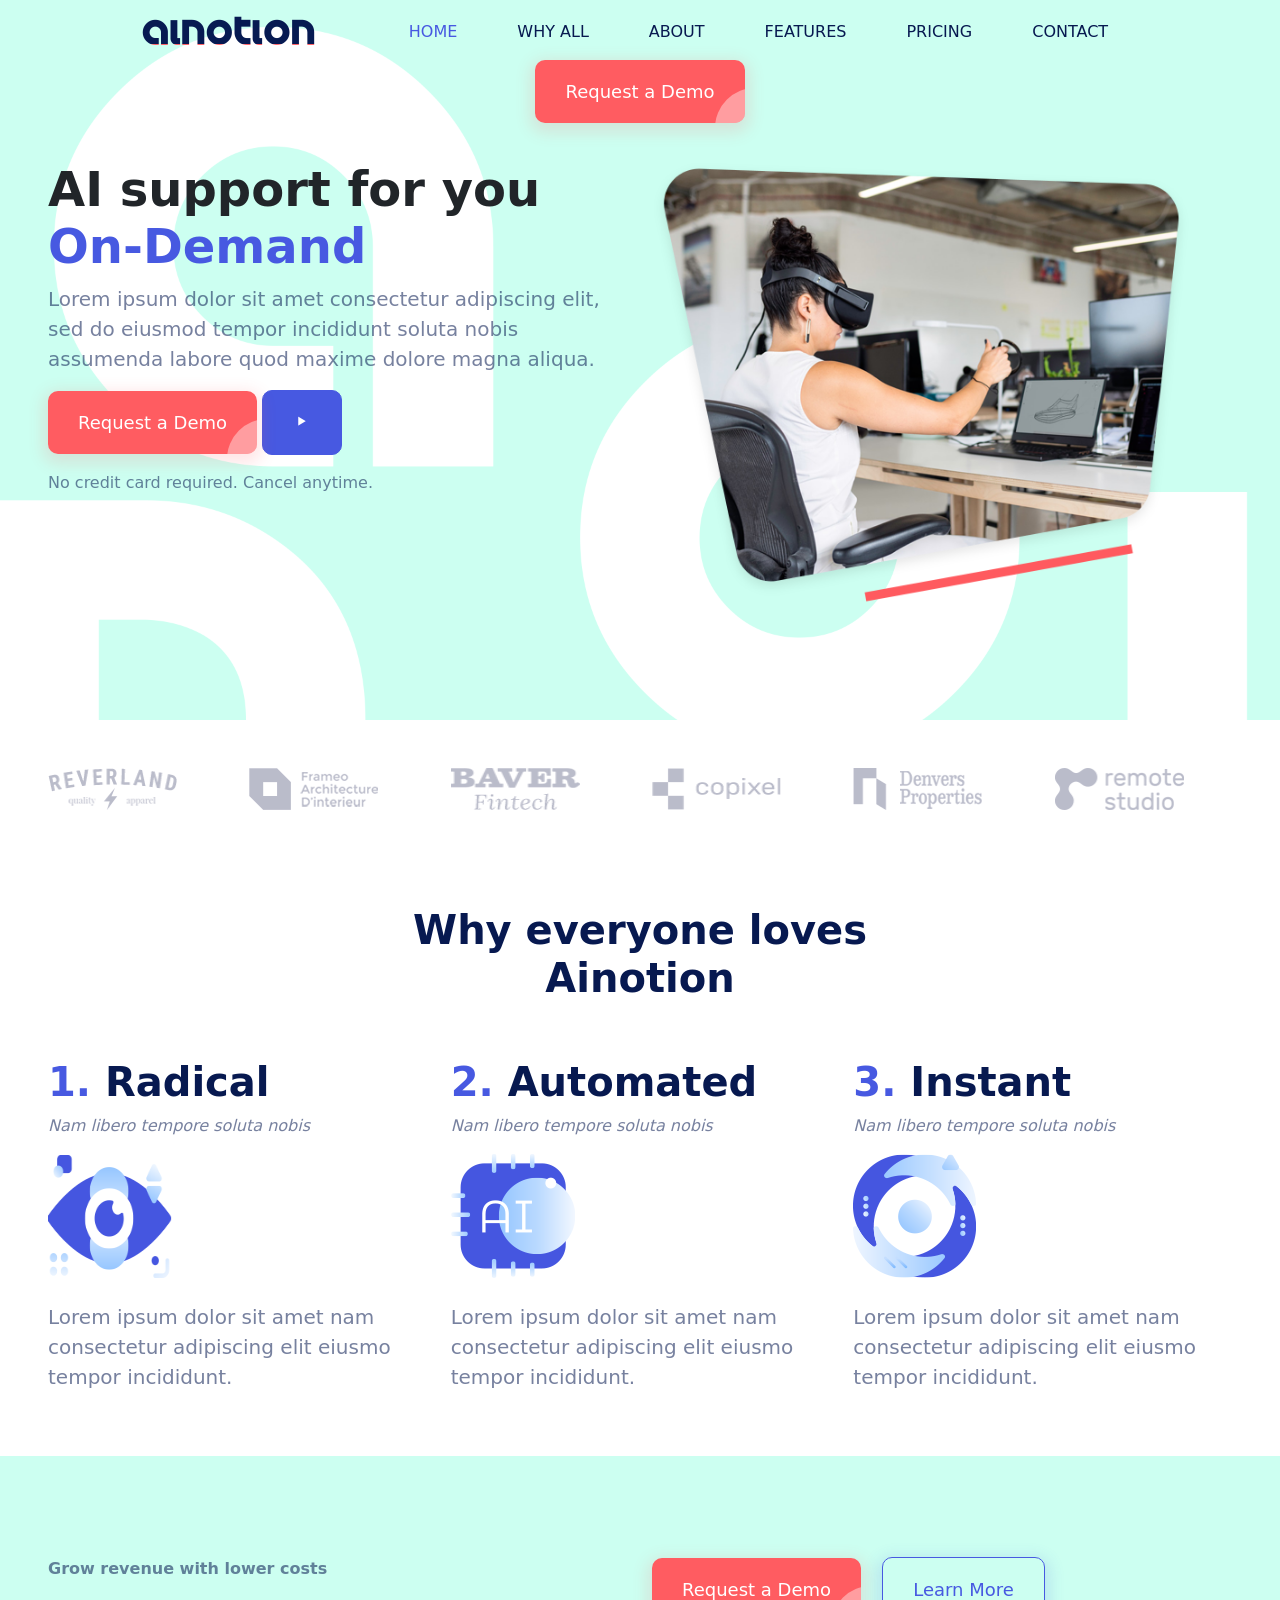
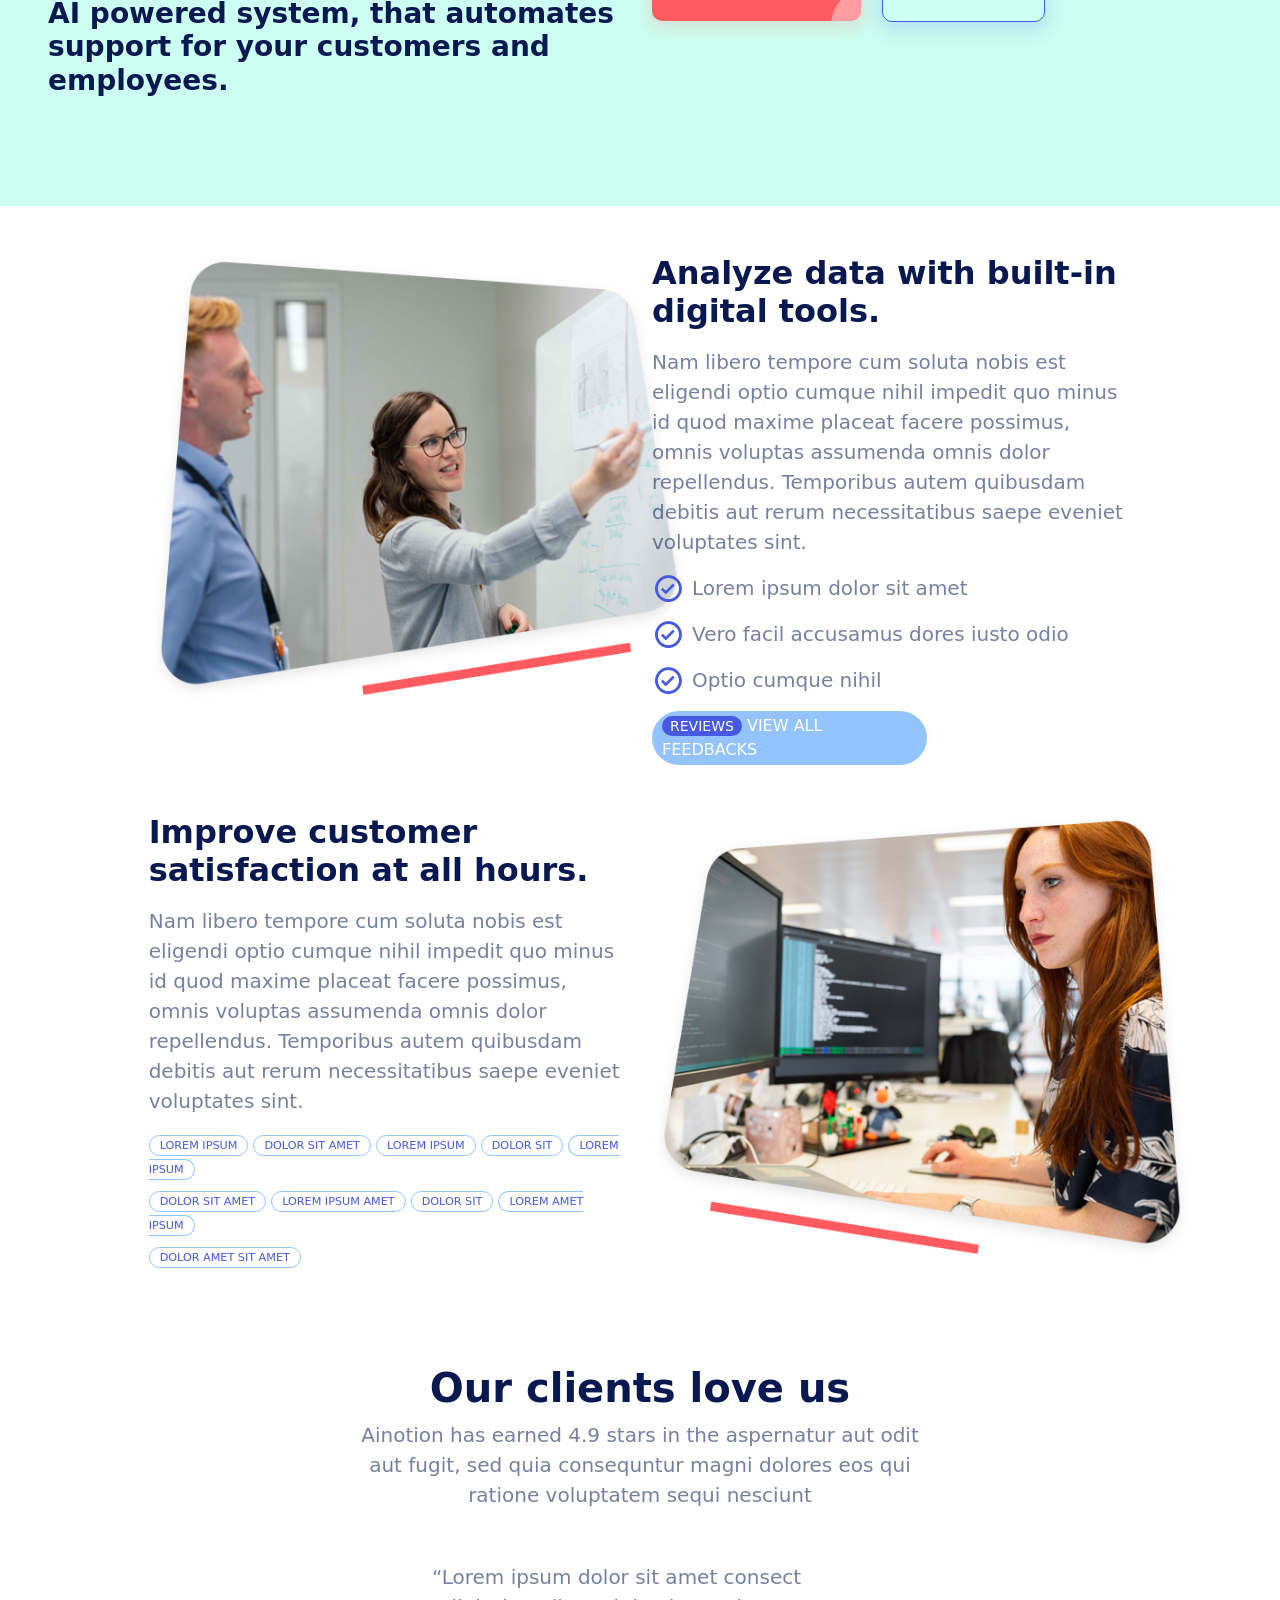
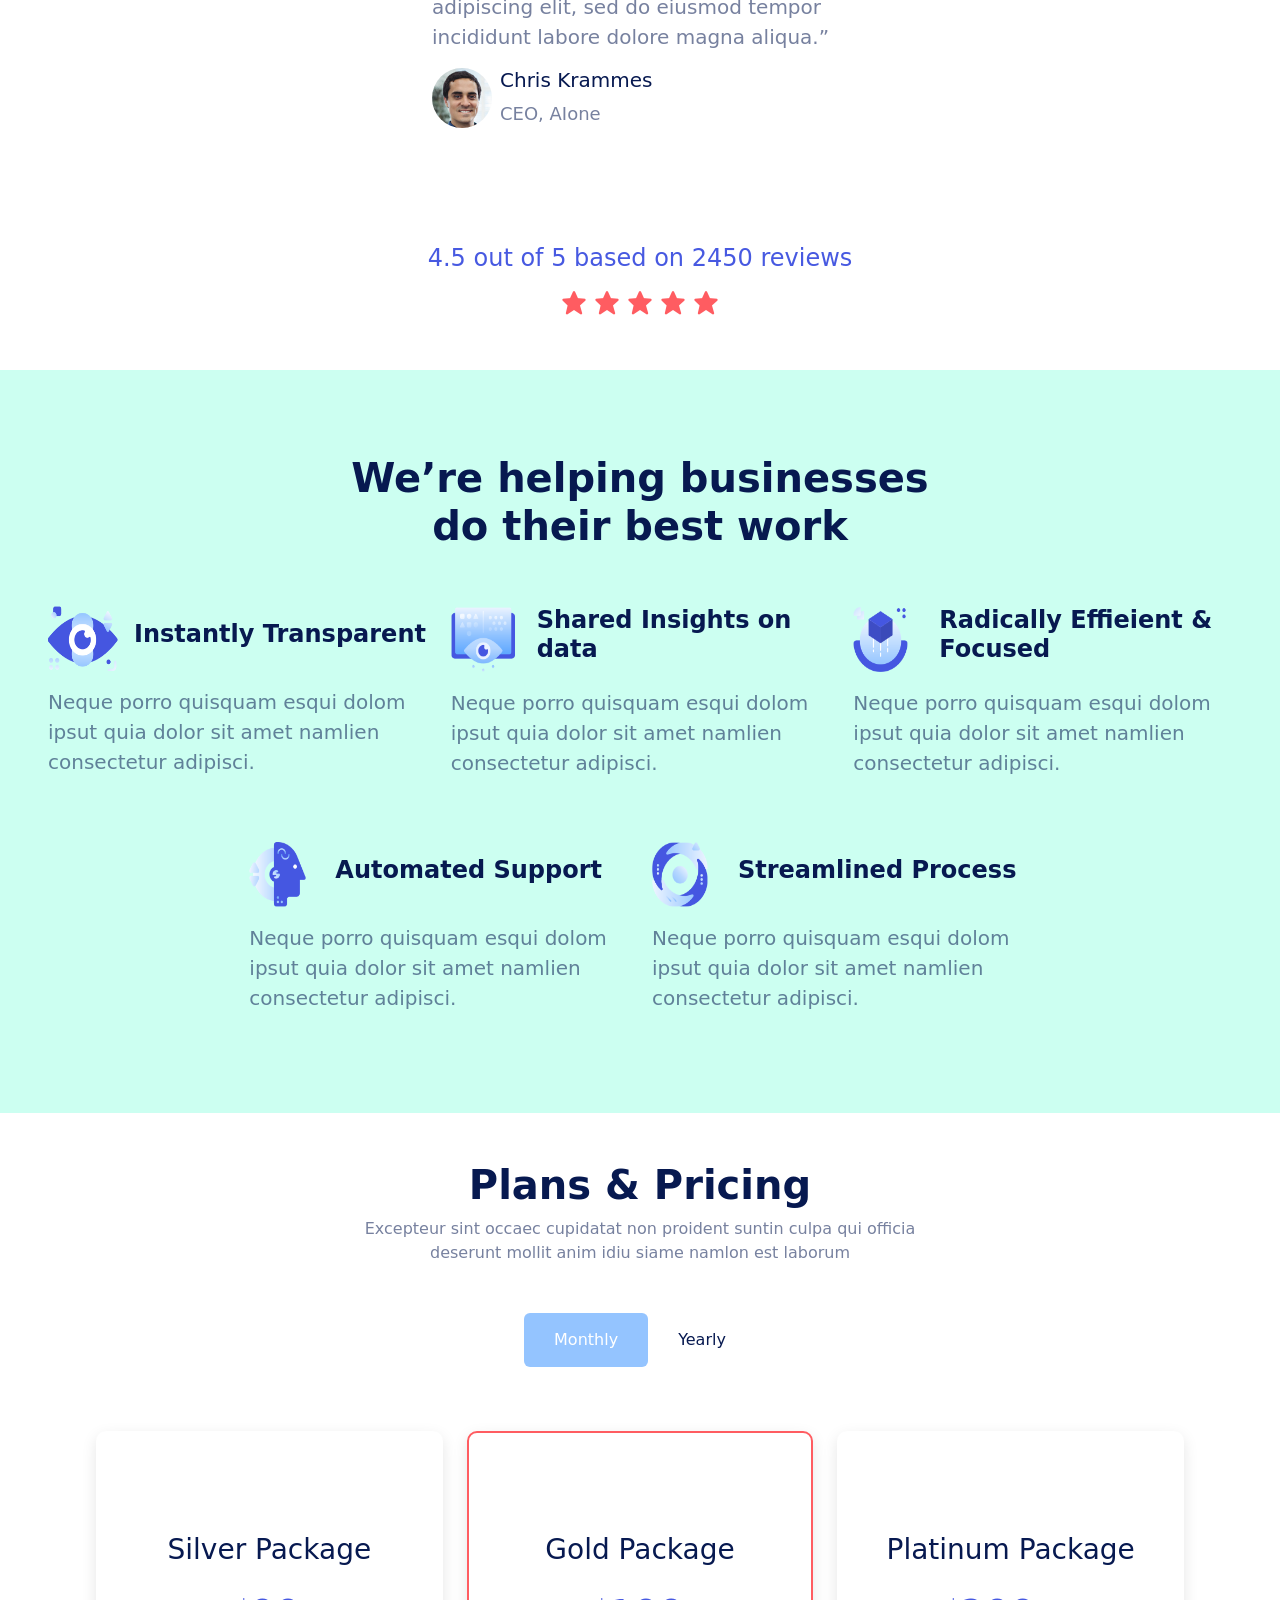
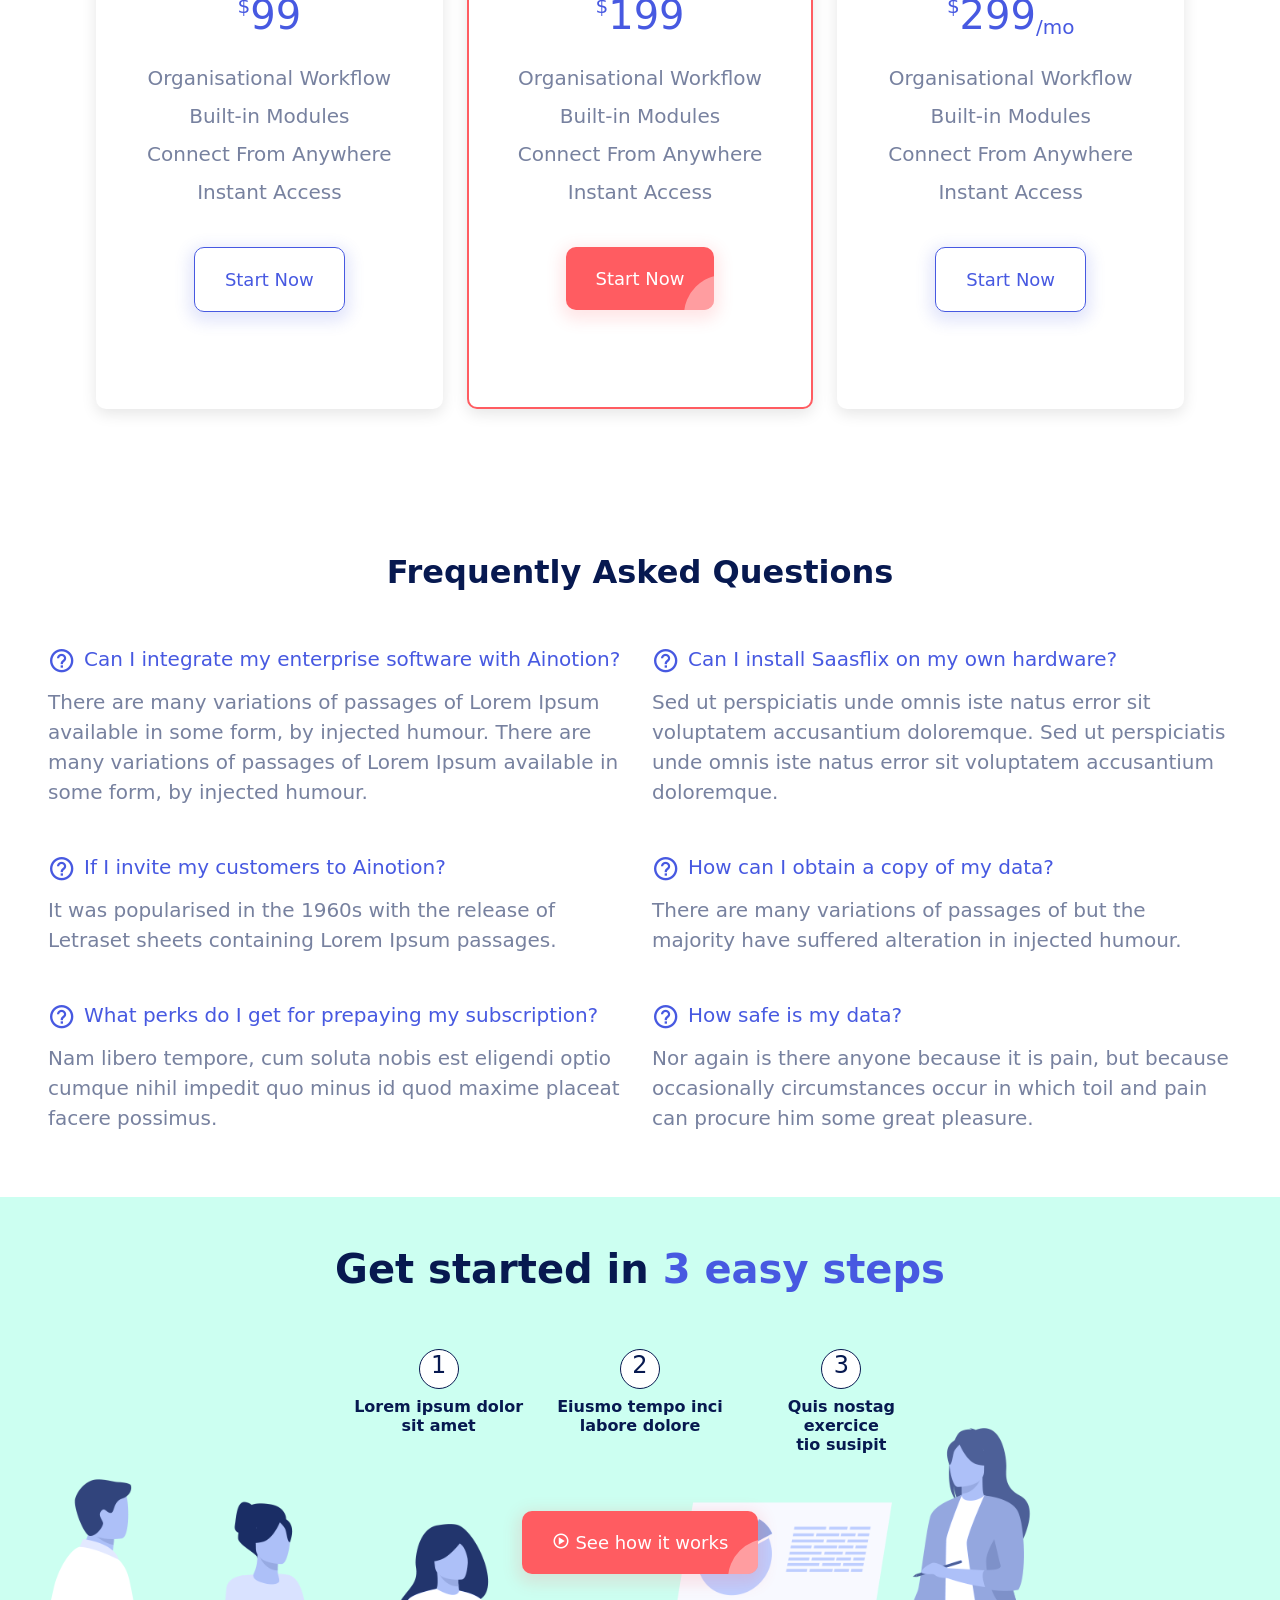
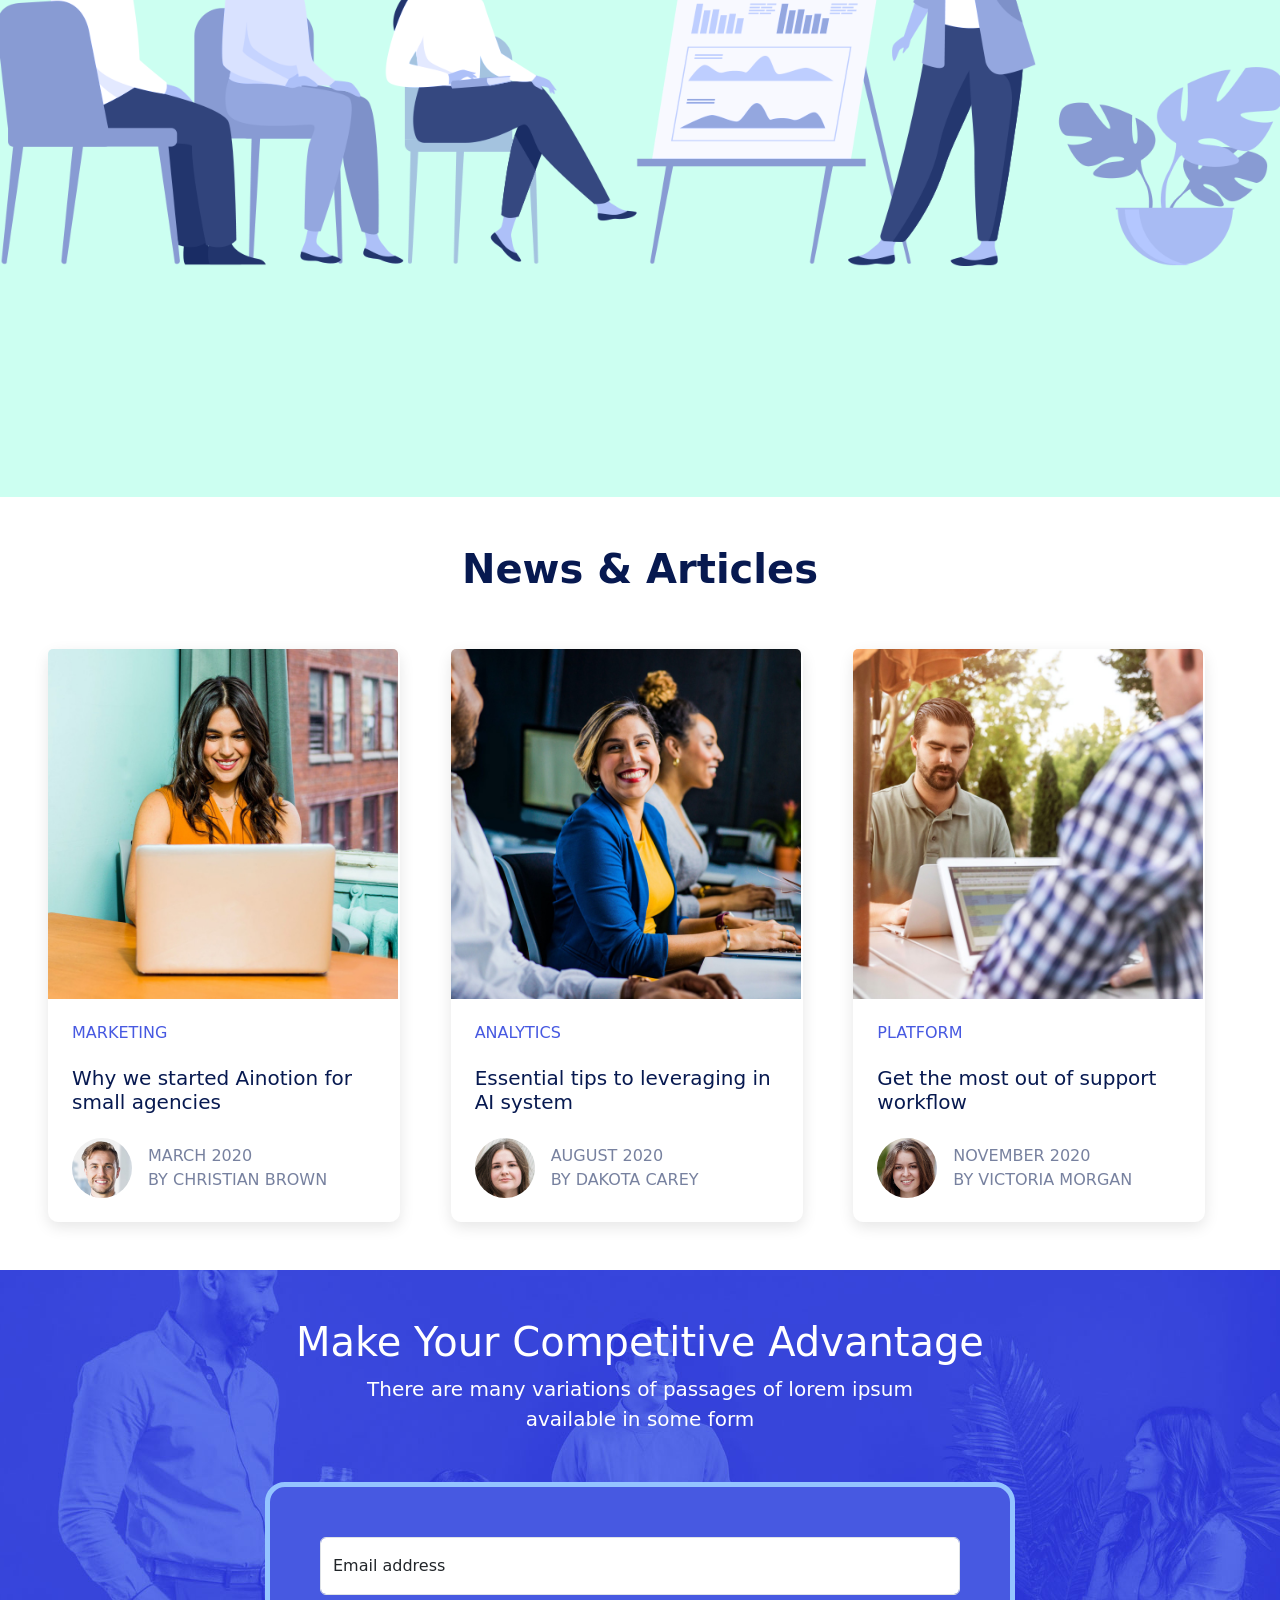
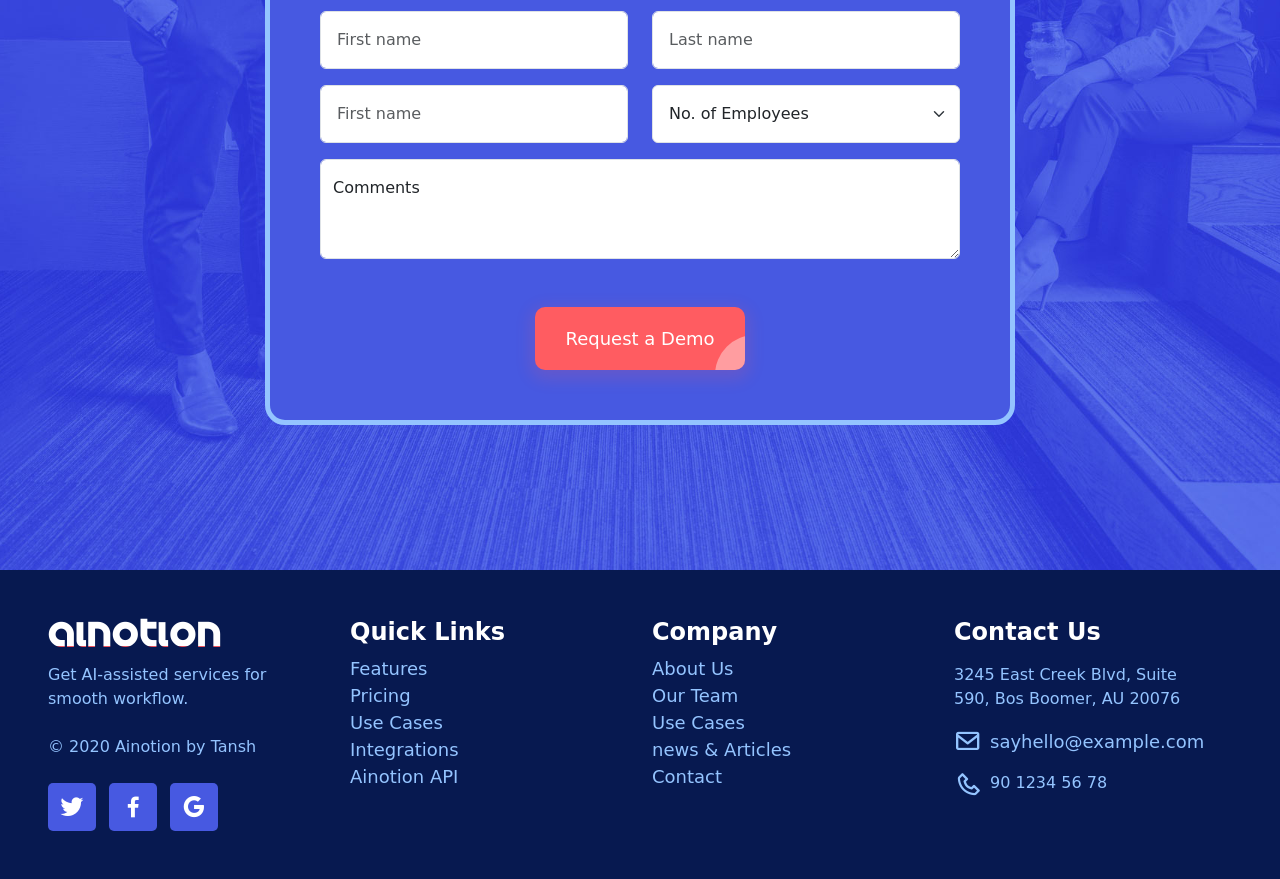
<file: My-Portfolio/Ainotion-Html-Website/index.html>
<!DOCTYPE html>
<html lang="en">

<head>
    <meta charset="UTF-8">
    <meta http-equiv="X-UA-Compatible" content="IE=edge">
    <meta name="viewport" content="width=device-width, initial-scale=1.0">
    <title>Ainotion HTML Landing Template</title>
    <link rel="icon" href="./Images/Logo-img/Letter-A-Logo.jpg">

    <!-- Link Swiper's CSS -->
    <link rel="stylesheet" href="https://cdn.jsdelivr.net/npm/swiper@9/swiper-bundle.min.css" />

    <!-- Swiper JS -->
    <script src="https://cdn.jsdelivr.net/npm/swiper@9/swiper-bundle.min.js"></script>

    <!-- Box Icons Links -->
    <link href='https://unpkg.com/boxicons@2.1.4/css/boxicons.min.css' rel='stylesheet'>

    <!-- Navbar script -->
    <script src="https://code.jquery.com/jquery-3.5.1.js"></script>

    <!-- Bootstrap Css Links -->
    <link href="https://cdn.jsdelivr.net/npm/bootstrap@5.3.0-alpha1/dist/css/bootstrap.min.css" rel="stylesheet"
        integrity="sha384-GLhlTQ8iRABdZLl6O3oVMWSktQOp6b7In1Zl3/Jr59b6EGGoI1aFkw7cmDA6j6gD" crossorigin="anonymous">

    <!-- Bootstrap JS Links -->
    <script src="https://cdn.jsdelivr.net/npm/bootstrap@5.3.0-alpha1/dist/js/bootstrap.bundle.min.js"
        integrity="sha384-w76AqPfDkMBDXo30jS1Sgez6pr3x5MlQ1ZAGC+nuZB+EYdgRZgiwxhTBTkF7CXvN"
        crossorigin="anonymous"></script>

    <!-- My Css Links -->
    <link rel="stylesheet" href="./sass/main.css">
</head>

<body>

    <button onclick="topFunction()" id="myBtn" title="Go to top"><i class='bx bx-up-arrow-alt fs-4'></i></button>

    <div class="container">
        <div class="nav">
            <img src="./Images/Logo-img/navbar-logo.png" alt="Mike" />
            <h1><i class='bx bx-menu fs-1'></i></h1>
            <ul class="menu" id="myDIV">
                <li><a href="#home" class="color">Home</a></li>
                <li><a href="#why all">Why All</a></li>
                <li><a href="#about">About</a></li>
                <li><a href="#features">Features</a></li>
                <li><a href="#pricing">Pricing</a></li>
                <li><a href="#contact">Contact</a></li>
            </ul>

            <button type="button" class="all-themes-btns themes-btns media-display-none">Request a Demo</button>
        </div>
        <div class="section pt-5" id="home">
            <div class="container-fluid p-5">
                <div class="row justify-content-center">
                    <div class="col-12 col-lg-6 col-xxl-4">
                        <h1 class="display-5 fw-semibold media-main-text-size">AI support for you <br />
                            <span class="all-text-color">On-Demand</span>
                        </h1>

                        <p class="fs-5 all-paragraph-text media-cover-text-margin-top">Lorem ipsum dolor sit amet
                            consectetur adipiscing elit, sed
                            do eiusmod tempor incididunt soluta nobis assumenda labore quod maxime dolore magna aliqua.
                        </p>

                        <div class="mt-3 media-cover-text-margin-top">
                            <button type="button" class="themes-btns all-themes-btns">Request a Demo</button>
                            <button type="button" class="main-cover-btn-2"><i class='bx bx-play'></i></button>
                        </div>

                        <p class="all-paragraph-text mt-3">No credit card required. Cancel anytime.</p>
                    </div>

                    <div class="col-12 col-lg-6 col-xxl-4 media-flex-center">
                        <img src="./Images/Logo-img/main-cover-text-img.png" class="main-cover-img-text-img"
                            alt="Mike" />
                    </div>
                </div>
            </div>
        </div>
    </div>

    <div class="container-fluid p-5 bg-white text-black">
        <div class="row">
            <div class="col-12 col-lg-2 media-margin-top media-flex-center">
                <img src="./Images/Logo-img-text-2/client-1.png" onmouseover="clientimg2(this)" onmouseout="clientimg1(this)" class="swiper-logo-img" alt="Mike" />
            </div>

            <div class="col-12 col-lg-2 media-margin-top media-flex-center">
                <img src="./Images/Logo-img-text-2/client-2.png" onmouseover="clientimg2(this)" onmouseout="clientimg1(this)" class="swiper-logo-img" alt="Mike" />
            </div>

            <div class="col-12 col-lg-2 media-margin-top media-flex-center">
                <img src="./Images/Logo-img-text-2/client-3.png" onmouseover="clientimg2(this)" onmouseout="clientimg1(this)" class="swiper-logo-img" alt="Mike" />
            </div>

            <div class="col-12 col-lg-2 media-margin-top media-flex-center">
                <img src="./Images/Logo-img-text-2/client-4.png" onmouseover="clientimg2(this)" onmouseout="clientimg1(this)" class="swiper-logo-img" alt="Mike" />
            </div>

            <div class="col-12 col-lg-2 media-margin-top media-flex-center">
                <img src="./Images/Logo-img-text-2/client-5.png" onmouseover="clientimg2(this)" onmouseout="clientimg1(this)" class="swiper-logo-img" alt="Mike" />
            </div>

            <div class="col-12 col-lg-2 media-margin-top media-flex-center">
                <img src="./Images/Logo-img-text-2/client-6.png" onmouseover="clientimg2(this)" onmouseout="clientimg1(this)" class="swiper-logo-img" alt="Mike" />
            </div>
        </div>
    </div>

    <div class="container-fluid p-5 bg-white text-black">
        <div class="row">
            <div class="col">
                <h1 class="fw-bold all-main-text-color text-center media-main-text-size-2">Why everyone loves <br />
                    Ainotion</h1>
            </div>
        </div>

        <div class="row justify-content-center mt-5">
            <div class="col-12 col-lg-4 col-xxl-3">
                <h1 class="fw-bold"><span class="all-text-color">1.</span> <span
                        class="all-main-text-color">Radical</span></h1>
                <p class="all-paragraph-text fst-italic ainotiontext"></p>
                <img src="./Images/everyone-loves-img/img-1.png" class="everyone-loves-img" alt="Mike" />
                <p class="all-paragraph-text fs-5 mt-4 everyoneparagraph"></p>
            </div>

            <div class="col-12 col-lg-4 col-xxl-3 media-margin-top">
                <h1 class="fw-bold"><span class="all-text-color">2.</span> <span
                        class="all-main-text-color">Automated</span></h1>
                <p class="all-paragraph-text fst-italic ainotiontext"></p>
                <img src="./Images/everyone-loves-img/img-2.png" class="everyone-loves-img" alt="Mike" />
                <p class="all-paragraph-text fs-5 mt-4 everyoneparagraph"></p>
            </div>

            <div class="col-12 col-lg-4 col-xxl-3 media-margin-top">
                <h1 class="fw-bold"><span class="all-text-color">3.</span> <span
                        class="all-main-text-color">Instant</span></h1>
                <p class="all-paragraph-text fst-italic ainotiontext"></p>
                <img src="./Images/everyone-loves-img/img-3.png" class="everyone-loves-img" alt="Mike" />
                <p class="all-paragraph-text fs-5 mt-4 everyoneparagraph"></p>
            </div>
        </div>
    </div>

    <div class="why-cover-img" id="why all">
        <div class="container-fluid p-5">
            <div class="row justify-content-center">
                <div class="col-12 col-lg-6 col-xxl-4">
                    <p class="all-paragraph-text fw-semibold">Grow revenue with lower costs</p>
                    <h3 class="all-main-text-color fw-semibold">AI powered system, that automates support for your
                        customers and employees.</h3>
                </div>

                <div class="col-12 col-lg-6 col-xxl-4 media-margin-top">
                    <button type="button" class="themes-btns all-themes-btns">Request a Demo</button>
                    <button type="button" class="outlines-btns ms-3">Learn More</button>
                </div>
            </div>
        </div>
    </div>

    <div class="container-fluid p-5 bg-white text-black">
        <div class="row justify-content-center">
            <div class="col-12 col-lg-6 col-xl-5 media-flex-center">
                <img src="./Images/why-all-img/ai-img1.png" class="main-cover-img-text-img" alt="Mike" />
            </div>

            <div class="col-12 col-lg-6 col-xl-5 media-margin-top">
                <h2 class="all-main-text-color fw-bold">Analyze data with built-in digital tools.</h2>

                <p class="all-paragraph-text fs-5 mt-3 dataparagraph"></p>

                <div class="d-flex">
                    <i class='bx bx-check-circle all-text-color fs-2'></i>
                    <p class="all-paragraph-text fs-5 ms-2">Lorem ipsum dolor sit amet</p>
                </div>

                <div class="d-flex">
                    <i class='bx bx-check-circle all-text-color fs-2'></i>
                    <p class="all-paragraph-text fs-5 ms-2">Vero facil accusamus dores iusto odio</p>
                </div>

                <div class="d-flex">
                    <i class='bx bx-check-circle all-text-color fs-2'></i>
                    <p class="all-paragraph-text fs-5 ms-2">Optio cumque nihil</p>
                </div>

                <div class="why-img-1-text">
                    <a href="#clients" class="text-decoration-none text-white"><span
                            class="why-img-1-text-2 text-white">REVIEWS</span> VIEW ALL FEEDBACKS</a>
                </div>
            </div>
        </div>

        <div class="row justify-content-center mt-5" id="about">
            <div class="col-12 col-lg-6 col-xl-5">
                <h2 class="all-main-text-color fw-bold">Improve customer satisfaction at all hours.</h2>
                <p class="all-paragraph-text fs-5 mt-3 dataparagraph"></p>

                <span class="about-text-btn-border text-uppercase">LOREM IPSUM</span>
                <span class="about-text-btn-border text-uppercase">DOLOR SIT AMET</span>
                <span class="about-text-btn-border text-uppercase">LOREM IPSUM</span>
                <span class="about-text-btn-border text-uppercase">DOLOR SIT</span>
                <span class="about-text-btn-border text-uppercase">LOREM IPSUM</span>

                <div class="mt-2">
                    <span class="about-text-btn-border text-uppercase">DOLOR SIT AMET</span>
                    <span class="about-text-btn-border text-uppercase">LOREM IPSUM AMET</span>
                    <span class="about-text-btn-border text-uppercase">DOLOR SIT</span>
                    <span class="about-text-btn-border text-uppercase">LOREM AMET IPSUM</span>
                </div>

                <div class="mt-2">
                    <span class="about-text-btn-border text-uppercase">DOLOR AMET SIT AMET</span>
                </div>
            </div>

            <div class="col-12 col-lg-6 col-xl-5 media-flex-center media-margin-top">
                <img src="./Images/why-all-img/ai-img2.png" class="main-cover-img-text-img" alt="Mike" />
            </div>
        </div>
    </div>

    <div class="container-fluid p-5 bg-white text-black" id="about">
        <div class="row">
            <div class="col text-center">
                <h1 class="all-main-text-color fw-semibold media-main-text-size">Our clients love us</h1>
                <p class="all-paragraph-text fs-5 w-50 m-auto media-text-width media-margin-top">Ainotion has earned 4.9
                    stars in the aspernatur aut odit
                    aut fugit,
                    sed quia consequntur magni dolores eos qui ratione voluptatem sequi nesciunt</p>
            </div>
        </div>

        <!-- Swiper -->
        <div class="swiper mySwiper media-text-padding" id="clients">
            <div class="swiper-wrapper">
                <div class="swiper-slide">
                    <div class="container-fluid p-5">
                        <div class="row">
                            <div class="col">
                                <p class="all-paragraph-text fs-5 swipertext"></p>

                                <div class="d-flex mt-3">
                                    <img src="./Images/Clients-img/user-1.jpg" alt="Mike" />

                                    <div class="ms-2">
                                        <h5 class="all-main-text-color">Chris Krammes</h5>
                                        <p class="all-paragraph-text">CEO, AIone</p>
                                    </div>
                                </div>
                            </div>
                        </div>
                    </div>
                </div>

                <div class="swiper-slide">
                    <div class="container-fluid p-5">
                        <div class="row">
                            <div class="col">
                                <p class="all-paragraph-text fs-5 swipertext"></p>

                                <div class="d-flex mt-3">
                                    <img src="./Images/Clients-img/user-2.jpg" alt="Mike" />

                                    <div class="ms-2">
                                        <h5 class="all-main-text-color">Roslyn Tryniski</h5>
                                        <p class="all-paragraph-text">Entrepreneur, Denmark</p>
                                    </div>
                                </div>
                            </div>
                        </div>
                    </div>
                </div>
                
                <div class="swiper-slide">
                    <div class="container-fluid p-5">
                        <div class="row">
                            <div class="col">
                                <p class="all-paragraph-text fs-5 swipertext"></p>

                                <div class="d-flex mt-3">
                                    <img src="./Images/Clients-img/user-3.jpg" alt="Mike" />

                                    <div class="ms-2">
                                        <h5 class="all-main-text-color">Tyrese Harper</h5>
                                        <p class="all-paragraph-text">CTO, Bigacme</p>
                                    </div>
                                </div>
                            </div>
                        </div>
                    </div>
                </div>
                
                <div class="swiper-slide">
                    <div class="container-fluid p-5">
                        <div class="row">
                            <div class="col">
                                <p class="all-paragraph-text fs-5 swipertext"></p>

                                <div class="d-flex mt-3">
                                    <img src="./Images/Clients-img/user-6.jpg" alt="Mike" />

                                    <div class="ms-2">
                                        <h5 class="all-main-text-color">Christina Brown</h5>
                                        <p class="all-paragraph-text">Project Lead</p>
                                    </div>
                                </div>
                            </div>
                        </div>
                    </div>
                </div>
                
                <div class="swiper-slide">
                    <div class="container-fluid p-5">
                        <div class="row">
                            <div class="col">
                                <p class="all-paragraph-text fs-5 swipertext"></p>

                                <div class="d-flex mt-3">
                                    <img src="./Images/Clients-img/user-7.jpg" alt="Mike" />

                                    <div class="ms-2">
                                        <h5 class="all-main-text-color">Ryan Crawford</h5>
                                        <p class="all-paragraph-text">Data ANalyst</p>
                                    </div>
                                </div>
                            </div>
                        </div>
                    </div>
                </div>
            </div>
            <!-- <div class="swiper-button-next"></div> -->
            <!-- <div class="swiper-button-prev"></div> -->
            <!-- <div class="swiper-pagination"></div> -->
        </div>

        <div class="row mt-5">
            <div class="col text-center">
                <h4 class="all-text-color ">4.5 out of 5 based on 2450 reviews</h4>

                <div class="mt-3">
                    <i class='bx bxs-star fs-3 about-star-icons-color'></i>
                    <i class='bx bxs-star fs-3 about-star-icons-color'></i>
                    <i class='bx bxs-star fs-3 about-star-icons-color'></i>
                    <i class='bx bxs-star fs-3 about-star-icons-color'></i>
                    <i class='bx bxs-star fs-3 about-star-icons-color'></i>
                </div>
            </div>
        </div>
    </div>

    <div class="features-cover-img" id="features">
        <div class="container-fluid p-5">
            <div class="row">
                <div class="col">
                    <h1 class="all-main-text-color fw-semibold text-center">We’re helping businesses <br /> do their
                        best work</h1>
                </div>
            </div>

            <div class="row mt-5 justify-content-center">
                <div class="col-12 col-lg-4 col-xxl-3">
                    <div class="d-flex align-items-center">
                        <img src="./Images/everyone-loves-img/img-1.png" class="features-cover-img-text-img"
                            alt="Mike" />
                        <h4 class="all-main-text-color fw-bold ms-3">Instantly Transparent</h4>
                    </div>

                    <p class="all-paragraph-text fs-5 mt-3 businessesparagraph"></p>
                </div>

                <div class="col-12 col-lg-4 col-xxl-3">
                    <div class="d-flex align-items-center">
                        <img src="./Images/everyone-loves-img/icon-small2.png" class="features-cover-img-text-img"
                            alt="Mike" />
                        <h4 class="all-main-text-color fw-bold ms-3">Shared Insights on data</h4>
                    </div>

                    <p class="all-paragraph-text fs-5 mt-3 businessesparagraph"></p>
                </div>

                <div class="col-12 col-lg-4 col-xxl-3">
                    <div class="d-flex align-items-center">
                        <img src="./Images/everyone-loves-img/icon-small3.png" class="features-cover-img-text-img"
                            alt="Mike" />
                        <h4 class="all-main-text-color fw-bold ms-3">Radically Effieient & Focused</h4>
                    </div>

                    <p class="all-paragraph-text fs-5 mt-3 businessesparagraph"></p>
                </div>
            </div>

            <div class="row mt-5 justify-content-center">
                <div class="col-12 col-lg-4 col-xxl-3">
                    <div class="d-flex align-items-center">
                        <img src="./Images/everyone-loves-img/icon-small4.png" class="features-cover-img-text-img"
                            alt="Mike" />
                        <h4 class="all-main-text-color fw-bold ms-3">Automated Support</h4>
                    </div>

                    <p class="all-paragraph-text fs-5 mt-3 businessesparagraph"></p>
                </div>

                <div class="col-12 col-lg-4 col-xxl-3">
                    <div class="d-flex align-items-center">
                        <img src="./Images/everyone-loves-img/icon-small5.png" class="features-cover-img-text-img"
                            alt="Mike" />
                        <h4 class="all-main-text-color fw-bold ms-3">Streamlined Process</h4>
                    </div>

                    <p class="all-paragraph-text fs-5 mt-3 businessesparagraph"></p>
                </div>
            </div>
        </div>
    </div>

    <div class="container-fluid p-5 bg-white text-black" id="pricing">
        <div class="row">
            <div class="col text-center">
                <h1 class="all-main-text-color fw-semibold media-main-text-size">Plans & Pricing</h1>
                <p class="all-paragraph-text w-50 m-auto media-text-width media-cover-text-margin-top">Excepteur
                    sint occaec cupidatat non proident suntin culpa qui officia deserunt mollit anim idiu siame namlon
                    est laborum</p>
            </div>
        </div>

        <ul class="nav nav-pills mb-3 justify-content-center mt-5" id="pills-tab" role="tablist">
            <li class="nav-item" role="presentation">
                <button class="nav-link active" id="pills-home-tab" data-bs-toggle="pill" data-bs-target="#pills-home"
                    type="button" role="tab" aria-controls="pills-home" aria-selected="true">Monthly</button>
            </li>
            <li class="nav-item" role="presentation">
                <button class="nav-link" id="pills-profile-tab" data-bs-toggle="pill" data-bs-target="#pills-profile"
                    type="button" role="tab" aria-controls="pills-profile" aria-selected="false">Yearly</button>
            </li>
        </ul>

        <div class="tab-content" id="pills-tabContent">
            <div class="tab-pane fade show active" id="pills-home" role="tabpanel" aria-labelledby="pills-home-tab"
                tabindex="0">
                <div class="container-fluid p-5">
                    <div class="row justify-content-center">
                        <div class="col-12 col-lg-4 col-xl-4 d-flex justify-content-center media-flex-center">
                            <div class="pricing-card">
                                <h3 class="all-main-text-color">Silver Package</h3>
                                <h1 class="all-text-color mt-4"><sub class="fs-5 pricing-card-text-dollar">$</sub>99
                                </h1>

                                <ul class="fs-5 all-paragraph-text ps-0 mt-4">
                                    <li class="list-group-item">Organisational Workflow</li>
                                    <li class="list-group-item mt-2">Built-in Modules</li>
                                    <li class="list-group-item mt-2">Connect From Anywhere</li>
                                    <li class="list-group-item mt-2">Instant Access</li>
                                </ul>

                                <button type="button" onclick="plans()" class="outlines-btns mt-4">Start Now</button>
                            </div>
                        </div>

                        <div class="col-12 col-lg-4 col-xl-4 d-flex justify-content-center media-flex-center media-margin-top">
                            <div class="pricing-card-2">
                                <h3 class="all-main-text-color">Gold Package</h3>
                                <h1 class="all-text-color mt-4"><sub class="fs-5 pricing-card-text-dollar">$</sub>199
                                </h1>

                                <ul class="fs-5 all-paragraph-text ps-0 mt-4">
                                    <li class="list-group-item">Organisational Workflow</li>
                                    <li class="list-group-item mt-2">Built-in Modules</li>
                                    <li class="list-group-item mt-2">Connect From Anywhere</li>
                                    <li class="list-group-item mt-2">Instant Access</li>
                                </ul>

                                <button type="button" onclick="plans()" class="themes-btns all-themes-btns mt-4">Start Now</button>
                            </div>
                        </div>

                        <div class="col-12 col-lg-4 col-xl-4 d-flex justify-content-center media-flex-center media-margin-top">
                            <div class="pricing-card">
                                <h3 class="all-main-text-color">Platinum Package</h3>
                                <h1 class="all-text-color mt-4"><sub
                                        class="fs-5 pricing-card-text-dollar">$</sub>299<sub class="fs-5">/mo</sub></h1>

                                <ul class="fs-5 all-paragraph-text ps-0 mt-4">
                                    <li class="list-group-item">Organisational Workflow</li>
                                    <li class="list-group-item mt-2">Built-in Modules</li>
                                    <li class="list-group-item mt-2">Connect From Anywhere</li>
                                    <li class="list-group-item mt-2">Instant Access</li>
                                </ul>

                                <button type="button" onclick="plans()" class="outlines-btns mt-4">Start Now</button>
                            </div>
                        </div>
                    </div>
                </div>
            </div>

            <div class="tab-pane fade" id="pills-profile" role="tabpanel" aria-labelledby="pills-profile-tab"
                tabindex="0">
                <div class="container-fluid p-5">
                    <div class="row justify-content-center">
                        <div class="col-12 col-lg-4 col-xl-4 d-flex justify-content-center media-flex-center">
                            <div class="pricing-card">
                                <h3 class="all-main-text-color">Silver Package</h3>
                                <h1 class="all-text-color mt-4"><sub class="fs-5 pricing-card-text-dollar">$</sub>599
                                </h1>

                                <ul class="fs-5 all-paragraph-text ps-0 mt-4">
                                    <li class="list-group-item">1 Hour Photography</li>
                                    <li class="list-group-item mt-2">60 - 100 images / shoot</li>
                                    <li class="list-group-item mt-2">Password protected gallery on</li>
                                    <li class="list-group-item mt-2">personalized website</li>
                                </ul>

                                <button type="button" class="outlines-btns mt-4">Start Now</button>
                            </div>
                        </div>

                        <div class="col-12 col-lg-4 col-xl-4 d-flex justify-content-center media-flex-center media-margin-top">
                            <div class="pricing-card-2">
                                <h3 class="all-main-text-color">Gold Package</h3>
                                <h1 class="all-text-color mt-4"><sub class="fs-5 pricing-card-text-dollar">$</sub>999
                                </h1>

                                <ul class="fs-5 all-paragraph-text ps-0 mt-4">
                                    <li class="list-group-item">5 Hour Photography</li>
                                    <li class="list-group-item mt-2">100 - 200 images / shoot</li>
                                    <li class="list-group-item mt-2">Password protected gallery on</li>
                                    <li class="list-group-item mt-2">personalized website</li>
                                </ul>

                                <button type="button" class="themes-btns all-themes-btns mt-4">Start Now</button>
                            </div>
                        </div>

                        <div class="col-12 col-lg-4 col-xl-4 d-flex justify-content-center media-flex-center media-margin-top">
                            <div class="pricing-card">
                                <h3 class="all-main-text-color">Platinum Package</h3>
                                <h1 class="all-text-color mt-4"><sub
                                        class="fs-5 pricing-card-text-dollar">$</sub>799<sub class="fs-5">/mo</sub></h1>

                                <ul class="fs-5 all-paragraph-text ps-0 mt-4">
                                    <li class="list-group-item">100 Addons</li>
                                    <li class="list-group-item mt-2">Personal lorem ipsum</li>
                                    <li class="list-group-item mt-2">Bot Setup Extra</li>
                                    <li class="list-group-item mt-2">$4/extra chat</li>
                                </ul>

                                <button type="button" class="outlines-btns mt-4">Start Now</button>
                            </div>
                        </div>
                    </div>
                </div>
            </div>
        </div>
    </div>

    <div class="container-fluid p-5 bg-white text-black" id="pricing">
        <div class="row">
            <div class="col">
                <h2 class="all-main-text-color fw-bold text-center">Frequently Asked Questions</h2>
            </div>
        </div>

        <div class="row justify-content-center mt-5">
            <div class="col-12 col-lg-6 col-xxl-4">
                <div class="d-flex all-text-color">
                    <i class='bx bx-help-circle fs-3'></i>
                    <h5 class="ms-2">Can I integrate my enterprise software with Ainotion?</h5>
                </div>
                <p class="fs-5 all-paragraph-text mt-2">There are many variations of passages of Lorem Ipsum available
                    in some form, by injected humour. There are many variations of passages of Lorem Ipsum available in
                    some form, by injected humour.</p>

                <div class="d-flex all-text-color mt-5">
                    <i class='bx bx-help-circle fs-3'></i>
                    <h5 class="ms-2">If I invite my customers to Ainotion?</h5>
                </div>
                <p class="fs-5 all-paragraph-text mt-2">It was popularised in the 1960s with the release of Letraset
                    sheets containing Lorem Ipsum passages.</p>

                <div class="d-flex all-text-color mt-5">
                    <i class='bx bx-help-circle fs-3'></i>
                    <h5 class="ms-2">What perks do I get for prepaying my subscription?</h5>
                </div>
                <p class="fs-5 all-paragraph-text mt-2">Nam libero tempore, cum soluta nobis est eligendi optio cumque
                    nihil impedit quo minus id quod maxime placeat facere possimus.</p>
            </div>

            <div class="col-12 col-lg-6 col-xxl-4 media-cover-text-margin-top">
                <div class="d-flex all-text-color">
                    <i class='bx bx-help-circle fs-3'></i>
                    <h5 class="ms-2">Can I install Saasflix on my own hardware?</h5>
                </div>
                <p class="fs-5 all-paragraph-text mt-2">Sed ut perspiciatis unde omnis iste natus error sit voluptatem
                    accusantium doloremque. Sed ut perspiciatis unde omnis iste natus error sit voluptatem accusantium
                    doloremque.</p>

                <div class="d-flex all-text-color mt-5">
                    <i class='bx bx-help-circle fs-3'></i>
                    <h5 class="ms-2">How can I obtain a copy of my data?</h5>
                </div>
                <p class="fs-5 all-paragraph-text mt-2">There are many variations of passages of but the majority have
                    suffered alteration in injected humour.</p>

                <div class="d-flex all-text-color mt-5">
                    <i class='bx bx-help-circle fs-3'></i>
                    <h5 class="ms-2">How safe is my data?</h5>
                </div>
                <p class="fs-5 all-paragraph-text mt-2">Nor again is there anyone because it is pain, but because
                    occasionally circumstances occur in which toil and pain can procure him some great pleasure.</p>
            </div>
        </div>
    </div>

    <div class="illustration-cover-img" id="pricing">
        <div class="container-fluid p-5">
            <div class="row">
                <div class="col">
                    <h1 class="all-main-text-color fw-semibold text-center media-main-text-size-2">Get started in <span
                            class="all-text-color">3 easy steps</span></h1>
                </div>
            </div>

            <div class="row justify-content-center mt-5">
                <div class="col-12 col-lg-2">
                    <div class="illustration-text-number text-center">
                        <h4>1</h4>
                    </div>
                    <h6 class="all-main-text-color fw-bold mt-2 text-center">Lorem ipsum dolor <br /> sit amet</h6>
                </div>

                <div class="col-12 col-lg-2 media-margin-top">
                    <div class="illustration-text-number">
                        <h4>2</h4>
                    </div>
                    <h6 class="all-main-text-color fw-bold mt-2 text-center">Eiusmo tempo inci <br /> labore dolore</h6>
                </div>

                <div class="col-12 col-lg-2 media-margin-top">
                    <div class="illustration-text-number">
                        <h4>3</h4>
                    </div>
                    <h6 class="all-main-text-color fw-bold mt-2 text-center">Quis nostag exercice <br /> tio susipit
                    </h6>
                </div>
            </div>

            <div class="align-items-center justify-content-center d-flex mt-5">
                <button type="button" class="themes-btns all-themes-btns"><i class='bx bx-play-circle'></i> See how it
                    works</button>
            </div>
        </div>
    </div>

    <div class="container-fluid p-5 bg-white text-black" id="pricing">
        <div class="row">
            <div class="col">
                <h1 class="all-main-text-color fw-semibold text-center media-main-text-size">News & Articles</h1>
            </div>
        </div>

        <div class="row justify-content-center mt-5">
            <div class="col-12 col-lg-4 col-xxl-3 media-flex-center">
                <div class="card news-card-text" style="width: 22rem;">
                    <img src="./Images/news-img/blogpost-img1.jpg" class="card-img-top news-main-img" alt="Mike" />
                    <div class="card-body p-4">
                        <h6 class="card-title all-text-color">MARKETING</h6>
                        <h5 class="all-main-text-color pt-3">Why we started Ainotion for small agencies</h5>

                        <div class="d-flex align-items-center pt-3">
                            <img src="./Images/news-img/blogpost-img1-1.jpg" class="news-img" alt="Mike" />

                            <div class="ms-3">
                                <p class="all-paragraph-text mb-0">MARCH 2020</p>
                                <p class="all-paragraph-text mb-0">BY CHRISTIAN BROWN</p>
                            </div>
                        </div>
                    </div>
                </div>
            </div>

            <div class="col-12 col-lg-4 col-xxl-3 media-flex-center media-margin-top">
                <div class="card news-card-text" style="width: 22rem;">
                    <img src="./Images/news-img/blogpost-img2.jpg" class="card-img-top news-main-img" alt="Mike" />
                    <div class="card-body p-4">
                        <h6 class="card-title all-text-color">ANALYTICS</h6>
                        <h5 class="all-main-text-color pt-3">Essential tips to leveraging in AI system</h5>

                        <div class="d-flex align-items-center pt-3">
                            <img src="./Images/news-img/blogpost-img2-2.jpg" class="news-img" alt="Mike" />

                            <div class="ms-3">
                                <p class="all-paragraph-text mb-0">AUGUST 2020</p>
                                <p class="all-paragraph-text mb-0">BY DAKOTA CAREY</p>
                            </div>
                        </div>
                    </div>
                </div>
            </div>

            <div class="col-12 col-lg-4 col-xxl-3 media-flex-center media-margin-top">
                <div class="card news-card-text" style="width: 22rem;">
                    <img src="./Images/news-img/blogpost-img3.jpg" class="card-img-top news-main-img" alt="Mike" />
                    <div class="card-body p-4">
                        <h6 class="card-title all-text-color">PLATFORM</h6>
                        <h5 class="all-main-text-color pt-3">Get the most out of support workflow</h5>

                        <div class="d-flex align-items-center pt-3">
                            <img src="./Images/news-img/blogpost-img3-3.jpg" class="news-img" alt="Mike" />

                            <div class="ms-3">
                                <p class="all-paragraph-text mb-0">NOVEMBER 2020</p>
                                <p class="all-paragraph-text mb-0">BY VICTORIA MORGAN</p>
                            </div>
                        </div>
                    </div>
                </div>
            </div>
        </div>
    </div>

    <div class="contact-cover-img-1" id="contact">
        <div class="contact-cover-img-2">
            <div class="container-fluid p-5">
                <div class="row">
                    <div class="col text-center">
                        <h1 class="text-white media-main-text-size">Make Your Competitive Advantage</h1>
                        <p class="text-white fs-5 w-50 m-auto media-margin-top media-text-width">There are many
                            variations of passages of lorem ipsum
                            <br /> available in some form
                        </p>

                        <div class="contact-forms-card mt-5">
                            <div class="form-floating mb-3">
                                <input type="email" class="form-control" id="floatingInput"
                                    placeholder="name@example.com">
                                <label for="floatingInput">Email address</label>
                            </div>

                            <div class="row flex-direction media-cover-text-margin-top">
                                <div class="col">
                                    <input type="text" class="form-control p-3" placeholder="First name"
                                        aria-label="Name">
                                </div>
                                <div class="col media-cover-text-margin-top">
                                    <input type="text" class="form-control p-3" placeholder="Last name"
                                        aria-label="Company Name">
                                </div>
                            </div>

                            <div class="row mt-3 flex-direction media-cover-text-margin-top">
                                <div class="col">
                                    <input type="text" class="form-control p-3" placeholder="First name"
                                        aria-label="Phone Number">
                                </div>
                                <div class="col media-cover-text-margin-top">
                                    <select class="form-select p-3" aria-label="Default select example">
                                        <option selected>No. of Employees</option>
                                        <option value="1">5 - 10</option>
                                        <option value="2">10 - 25</option>
                                        <option value="3">more than 25</option>
                                    </select>
                                </div>
                            </div>

                            <div class="form-floating mt-3">
                                <textarea class="form-control" placeholder="Leave a comment here" id="floatingTextarea2"
                                    style="height: 100px"></textarea>
                                <label for="floatingTextarea2">Comments</label>
                            </div>

                            <div class="mt-5">
                                <button type="button" class="themes-btns all-themes-btns">Request a Demo</button>
                            </div>
                        </div>
                    </div>
                </div>
            </div>
        </div>
    </div>

    <div class="container-fluid footer-bg-color p-5" id="contact">
        <div class="row justify-content-center">
            <div class="col-12 col-lg-3 col-xxl-2">
                <img src="./Images/Logo-img/logo-light.png" class="footer-img" alt="Mike" />
                <p class="mt-3">Get AI-assisted services for
                    <br /> smooth workflow.
                </p>
                <p class="mt-4">© 2020 Ainotion by Tansh</p>

                <div class="mt-4">
                    <i class='bx bxl-twitter fs-3'></i>
                    <i class='bx bxl-facebook fs-3 ms-2'></i>
                    <i class='bx bxl-google fs-3 ms-2'></i>
                </div>
            </div>

            <div class="col-12 col-lg-3 col-xxl-2 media-margin-top">
                <h4 class="text-white fw-bold">Quick Links</h4>
                <ul class="ps-0">
                    <li class="list-group-item"><a href="#" class="text-decoration-none footer-bg-text">Features</a>
                    </li>
                    <li class="list-group-item"><a href="#" class="text-decoration-none footer-bg-text">Pricing</a></li>
                    <li class="list-group-item"><a href="#" class="text-decoration-none footer-bg-text">Use Cases</a>
                    </li>
                    <li class="list-group-item"><a href="#" class="text-decoration-none footer-bg-text">Integrations</a>
                    </li>
                    <li class="list-group-item"><a href="#" class="text-decoration-none footer-bg-text">Ainotion API</a>
                    </li>
                </ul>
            </div>

            <div class="col-12 col-lg-3 col-xxl-2 media-margin-top">
                <h4 class="text-white fw-bold">Company</h4>
                <ul class="ps-0">
                    <li class="list-group-item"><a href="#" class="text-decoration-none footer-bg-text">About Us</a>
                    </li>
                    <li class="list-group-item"><a href="#" class="text-decoration-none footer-bg-text">Our Team</a>
                    </li>
                    <li class="list-group-item"><a href="#" class="text-decoration-none footer-bg-text">Use Cases</a>
                    </li>
                    <li class="list-group-item"><a href="#" class="text-decoration-none footer-bg-text">news &
                            Articles</a></li>
                    <li class="list-group-item"><a href="#" class="text-decoration-none footer-bg-text">Contact</a></li>
                </ul>
            </div>

            <div class="col-12 col-lg-3 col-xxl-2 media-margin-top">
                <h4 class="text-white fw-bold">Contact Us</h4>
                <p class="mt-3">3245 East Creek Blvd, Suite <br /> 590, Bos Boomer, AU 20076</p>

                <div class="d-flex align-items-center">
                    <i class='bx bx-envelope fs-3'></i>
                    <a href="#" class="text-decoration-none ms-2 footer-bg-text">sayhello@example.com</a>
                </div>

                <div class="d-flex mt-3">
                    <i class='bx bx-phone fs-3'></i>
                    <p class="ms-2 mb-0">90 1234 56 78</p>
                </div>
            </div>
        </div>
    </div>


    <!-- My JS Links -->
    <script src="Aninotion.js"></script>
</body>

</html>
</file>
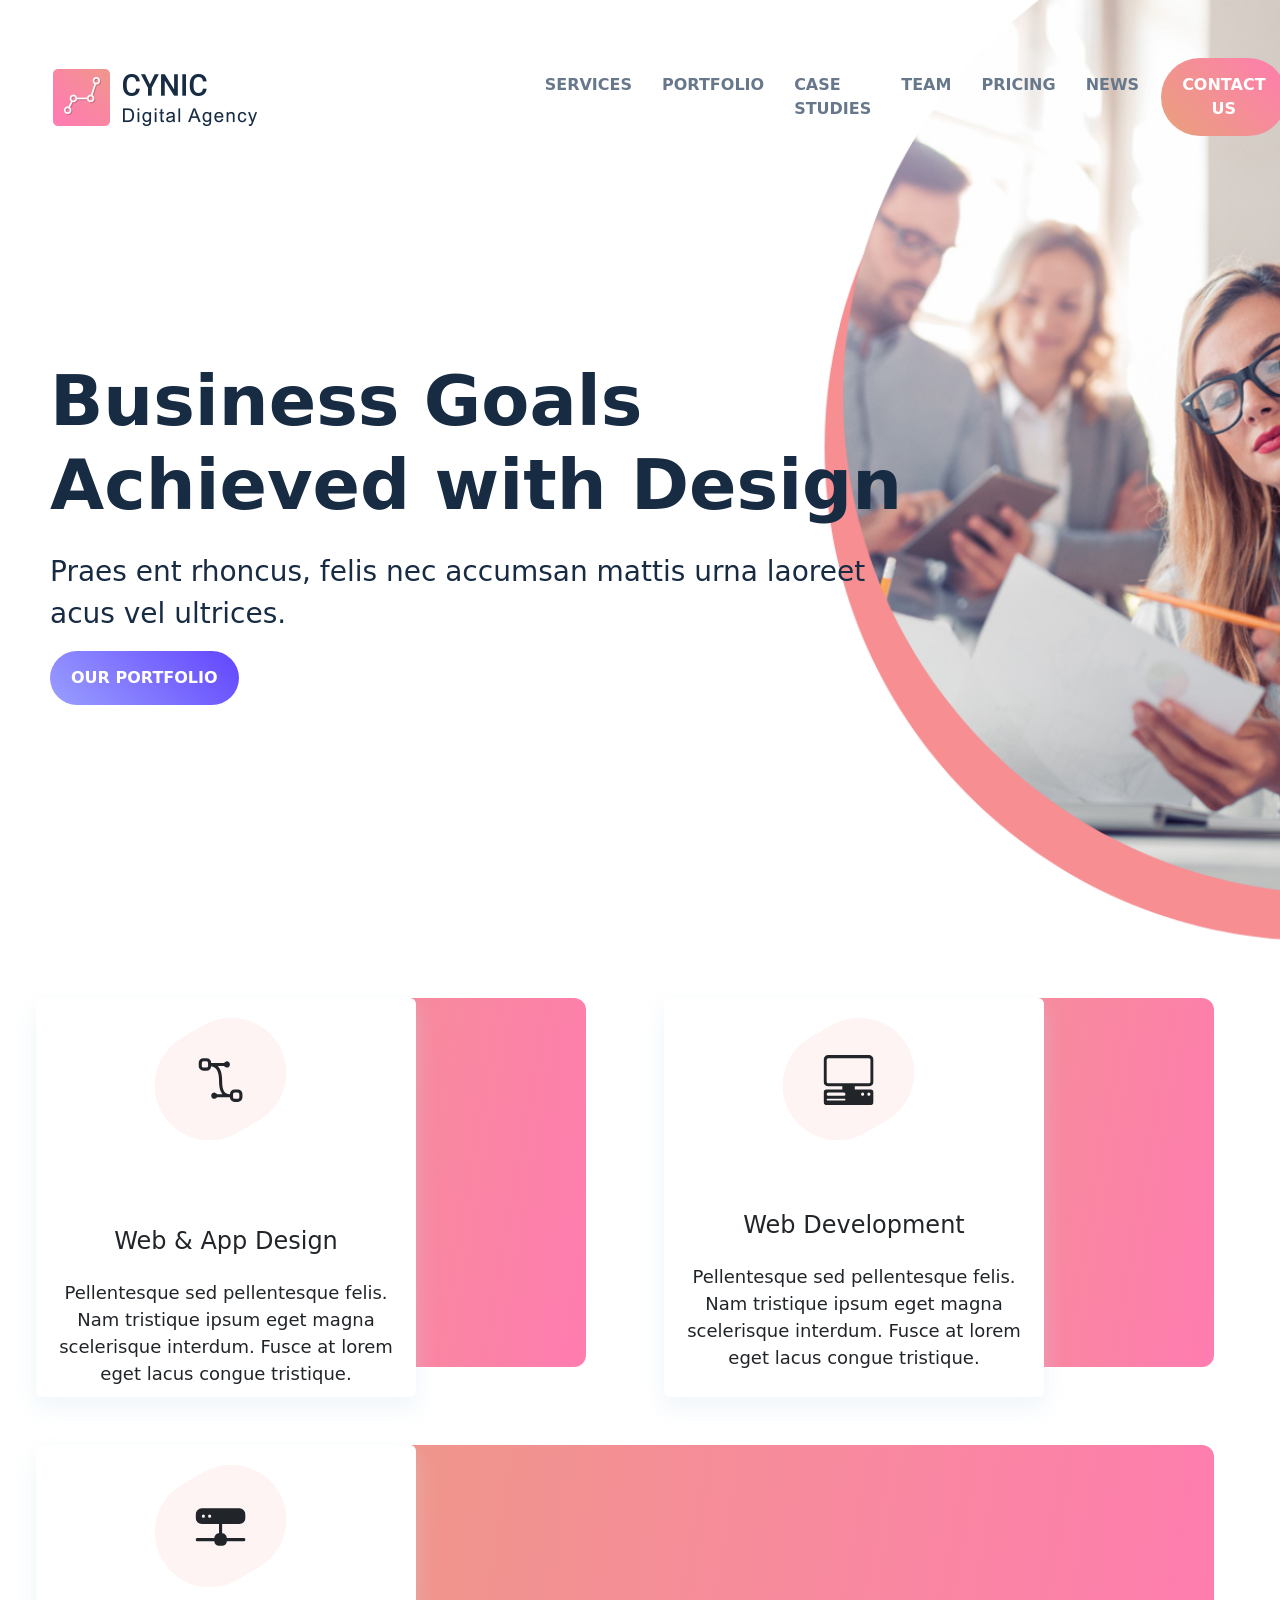
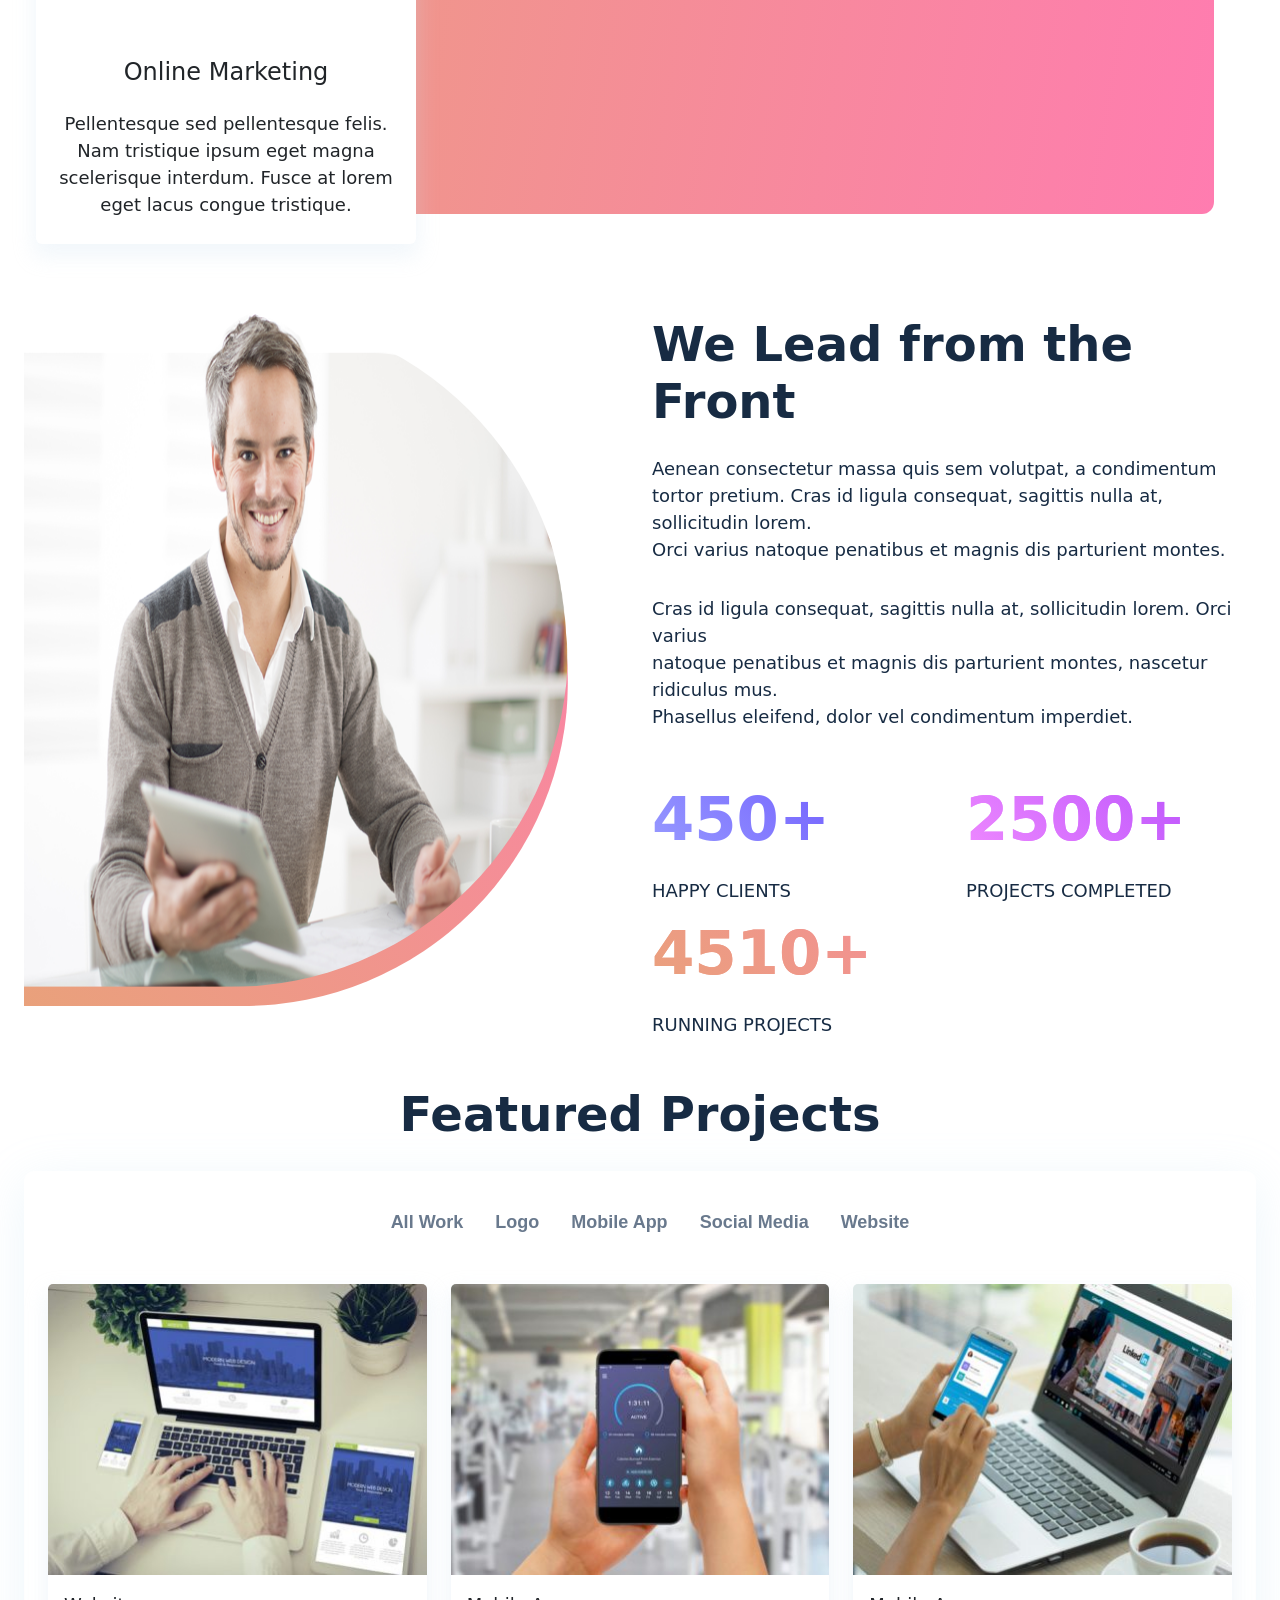
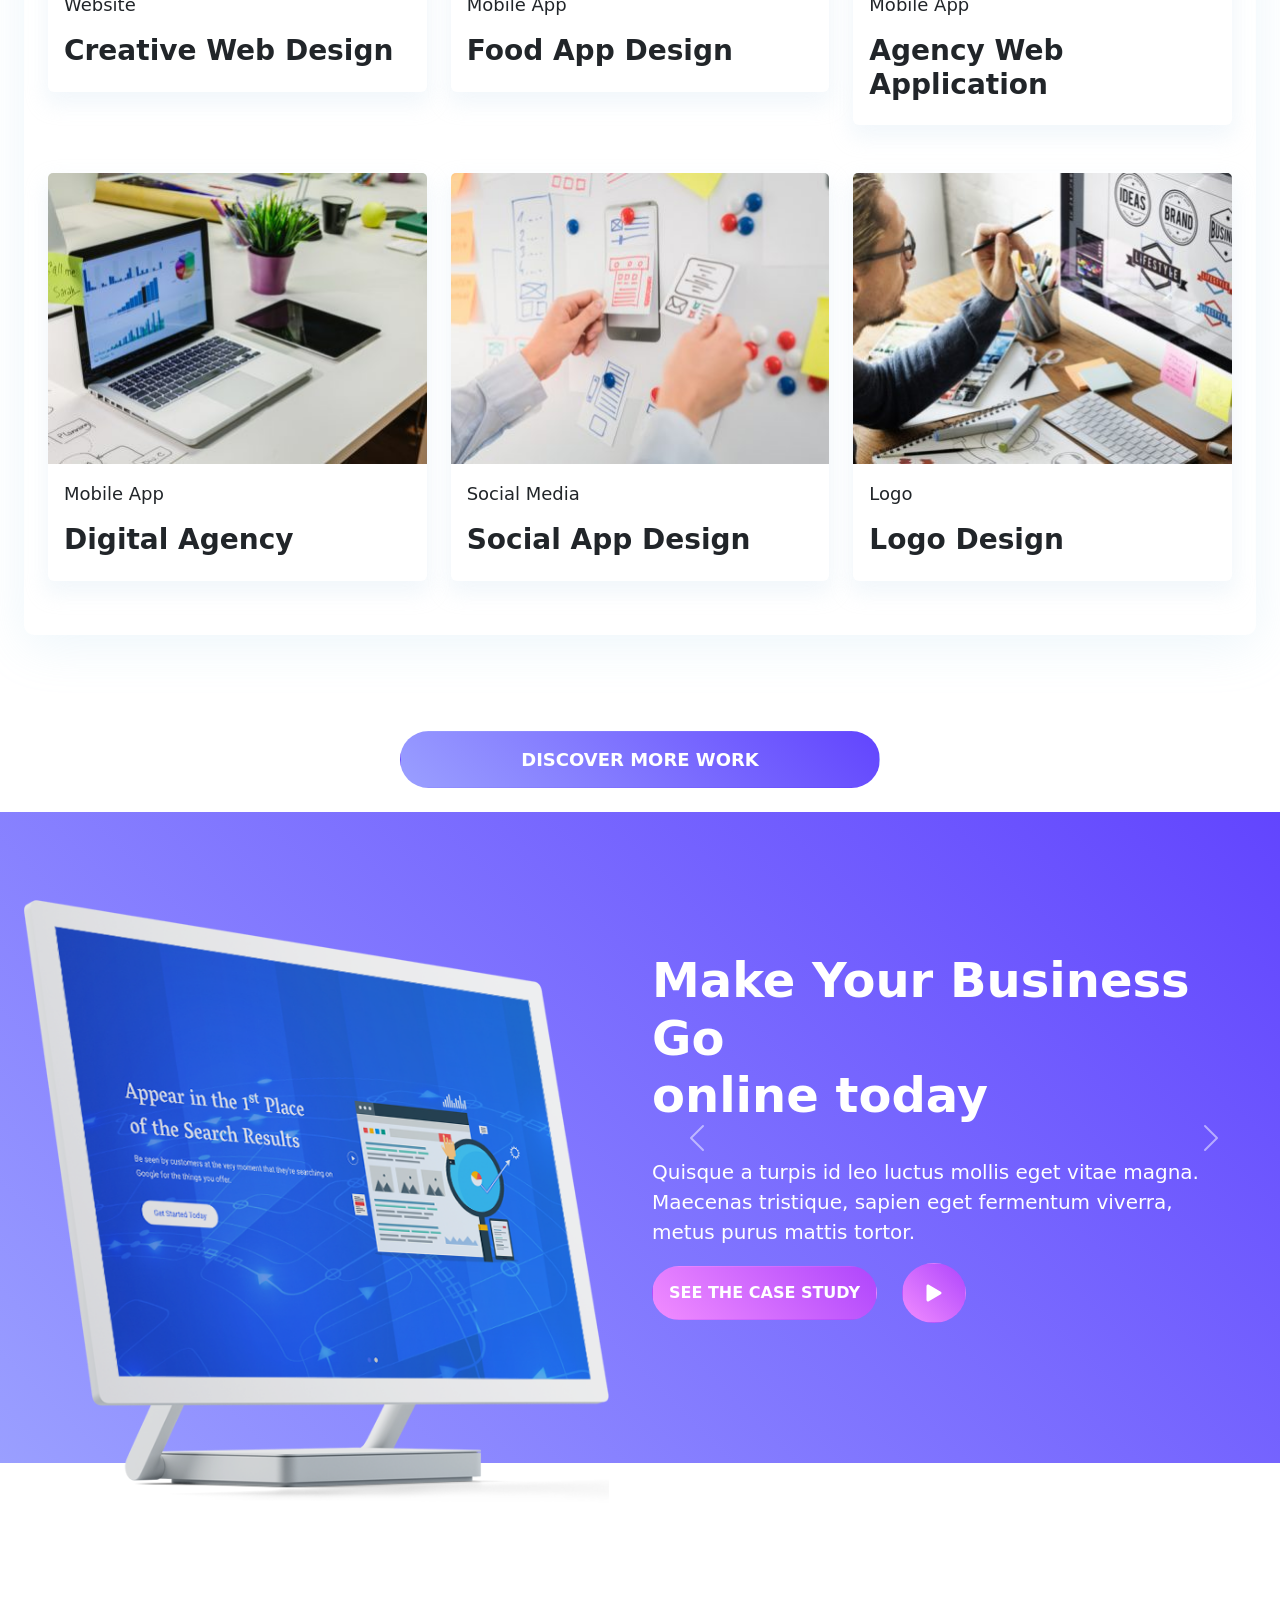
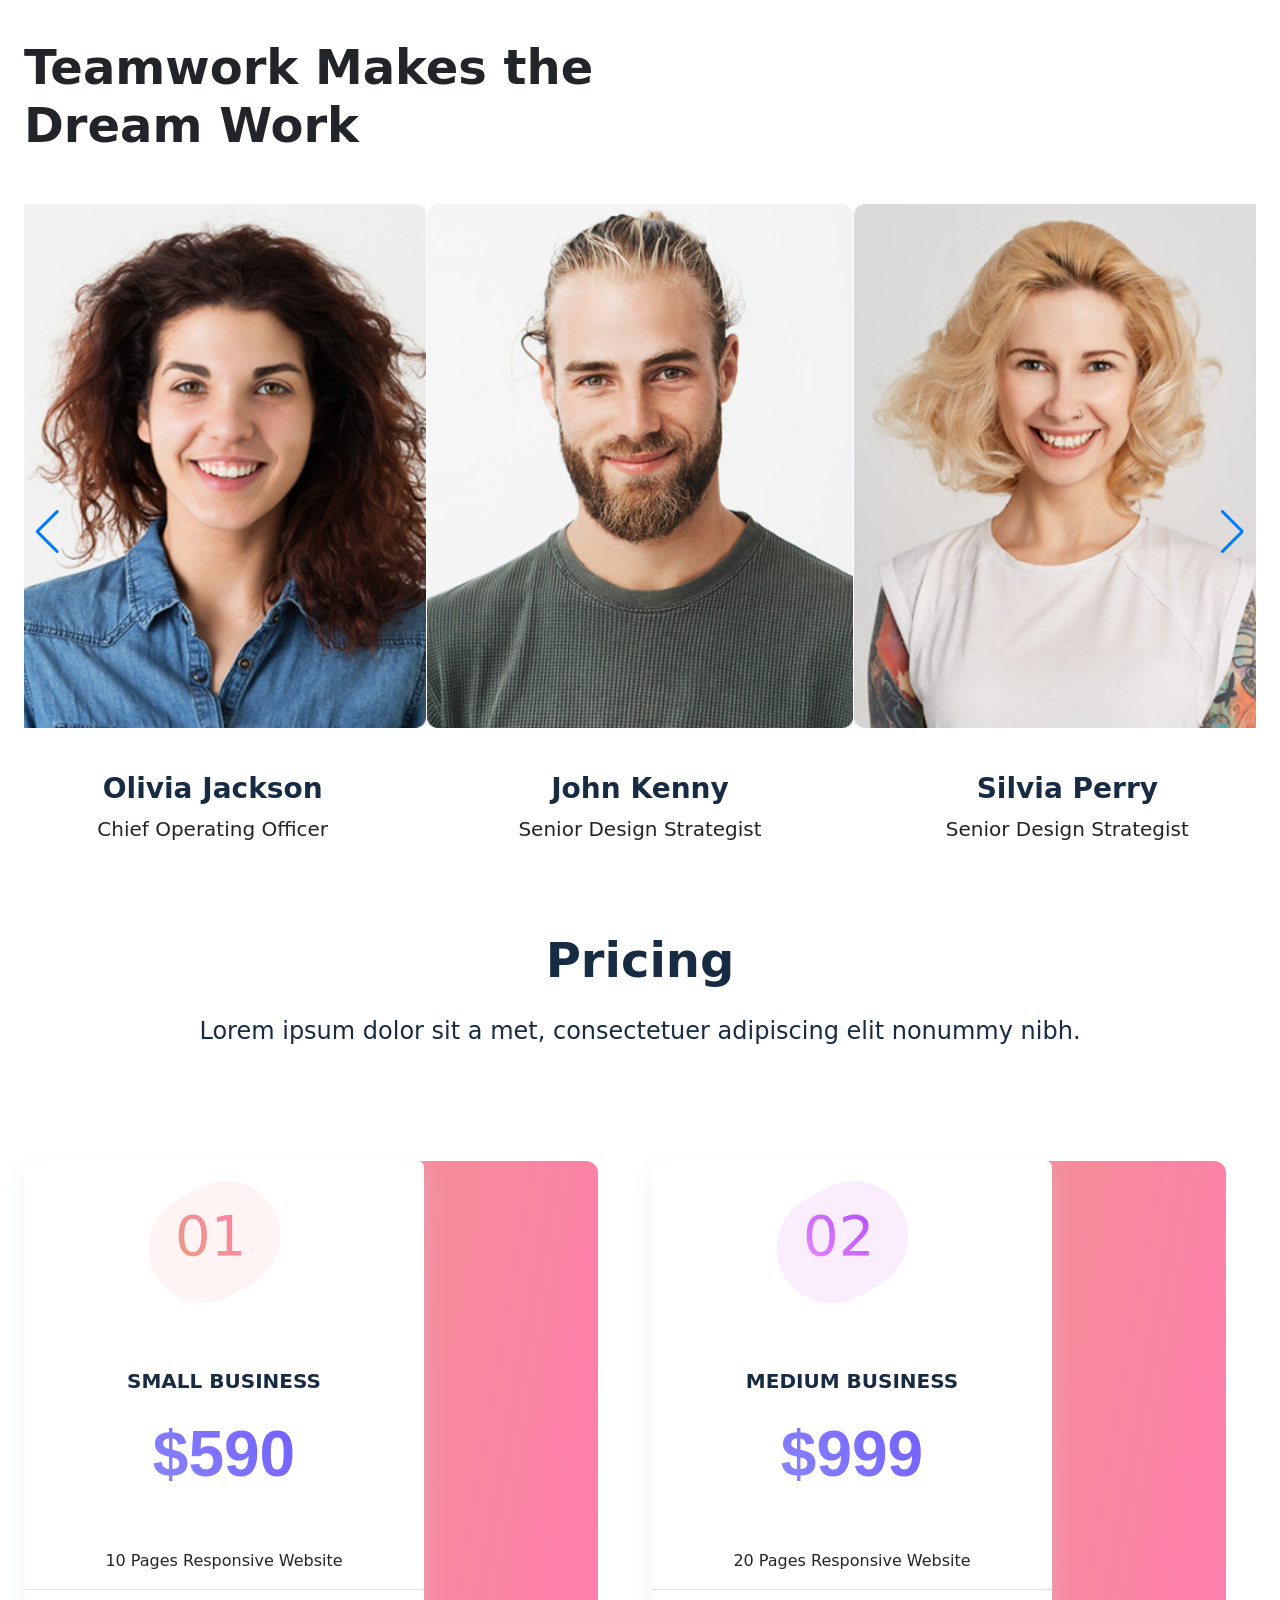
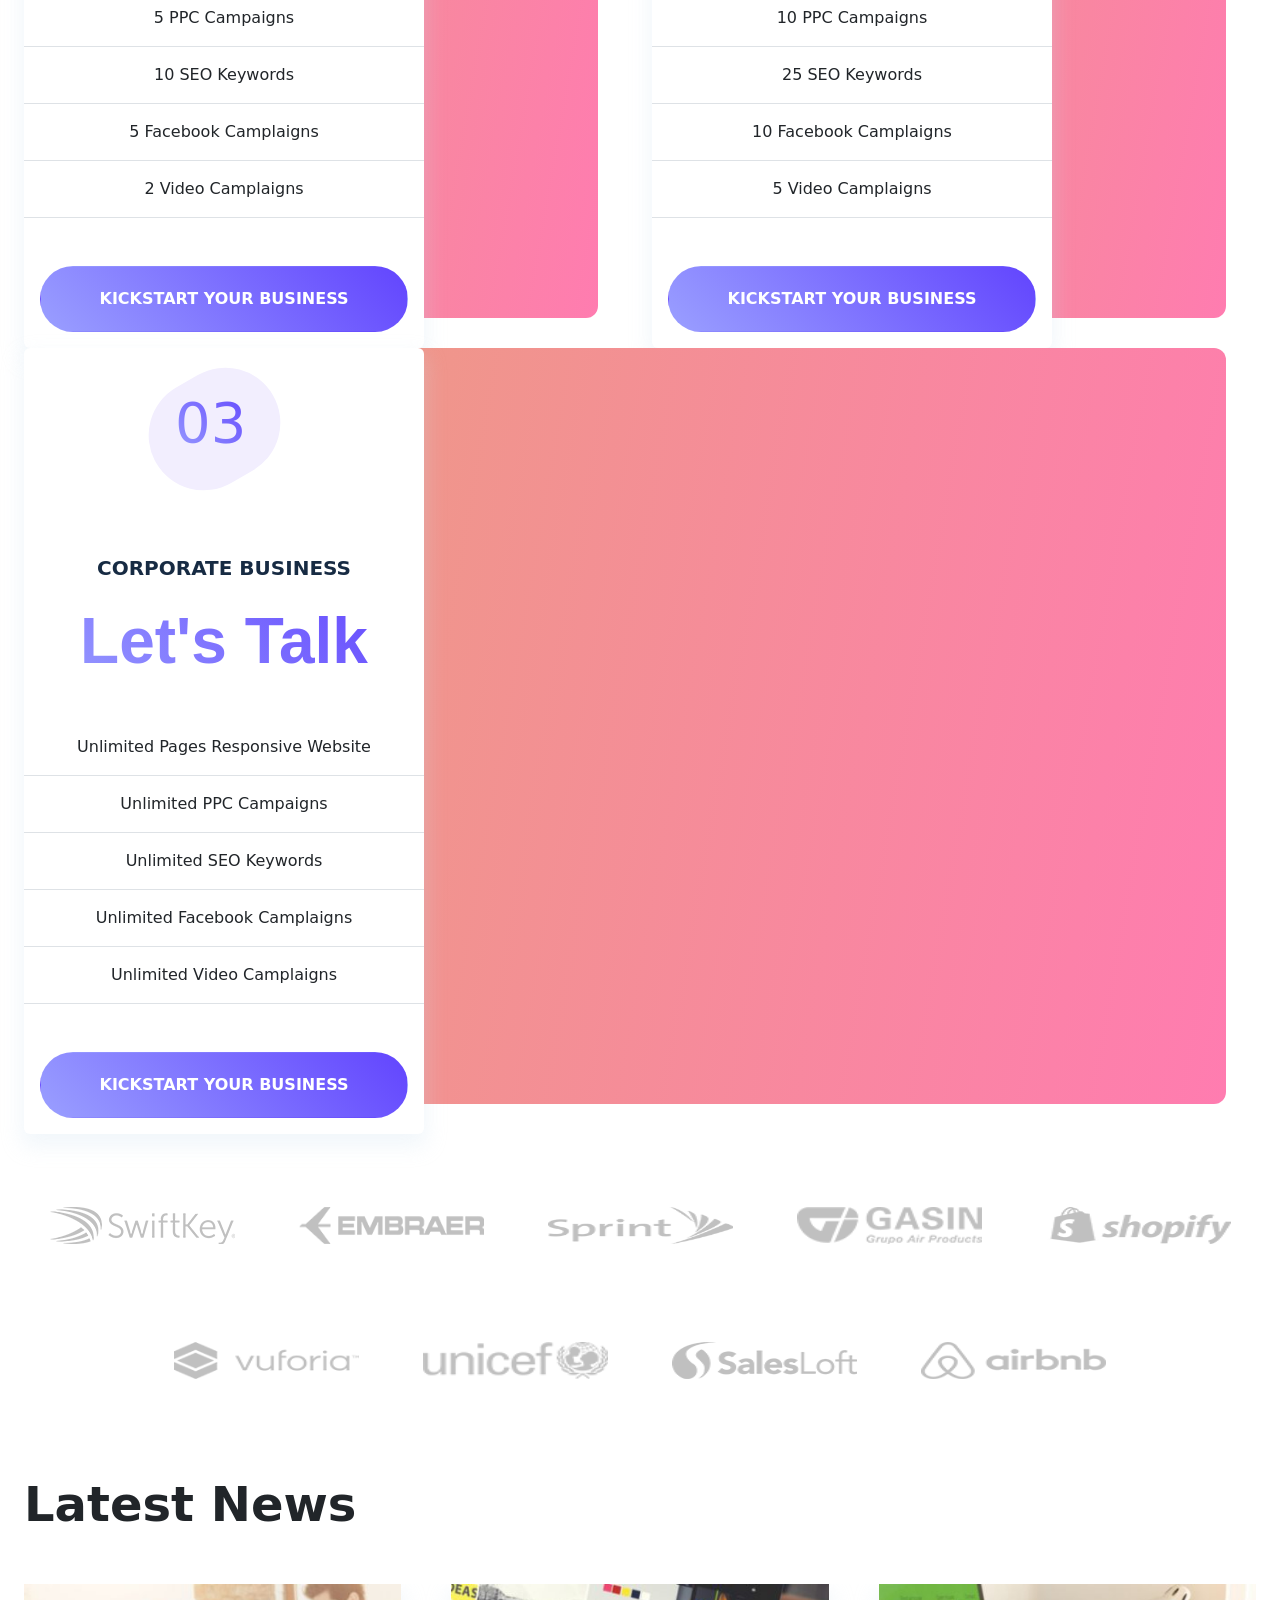
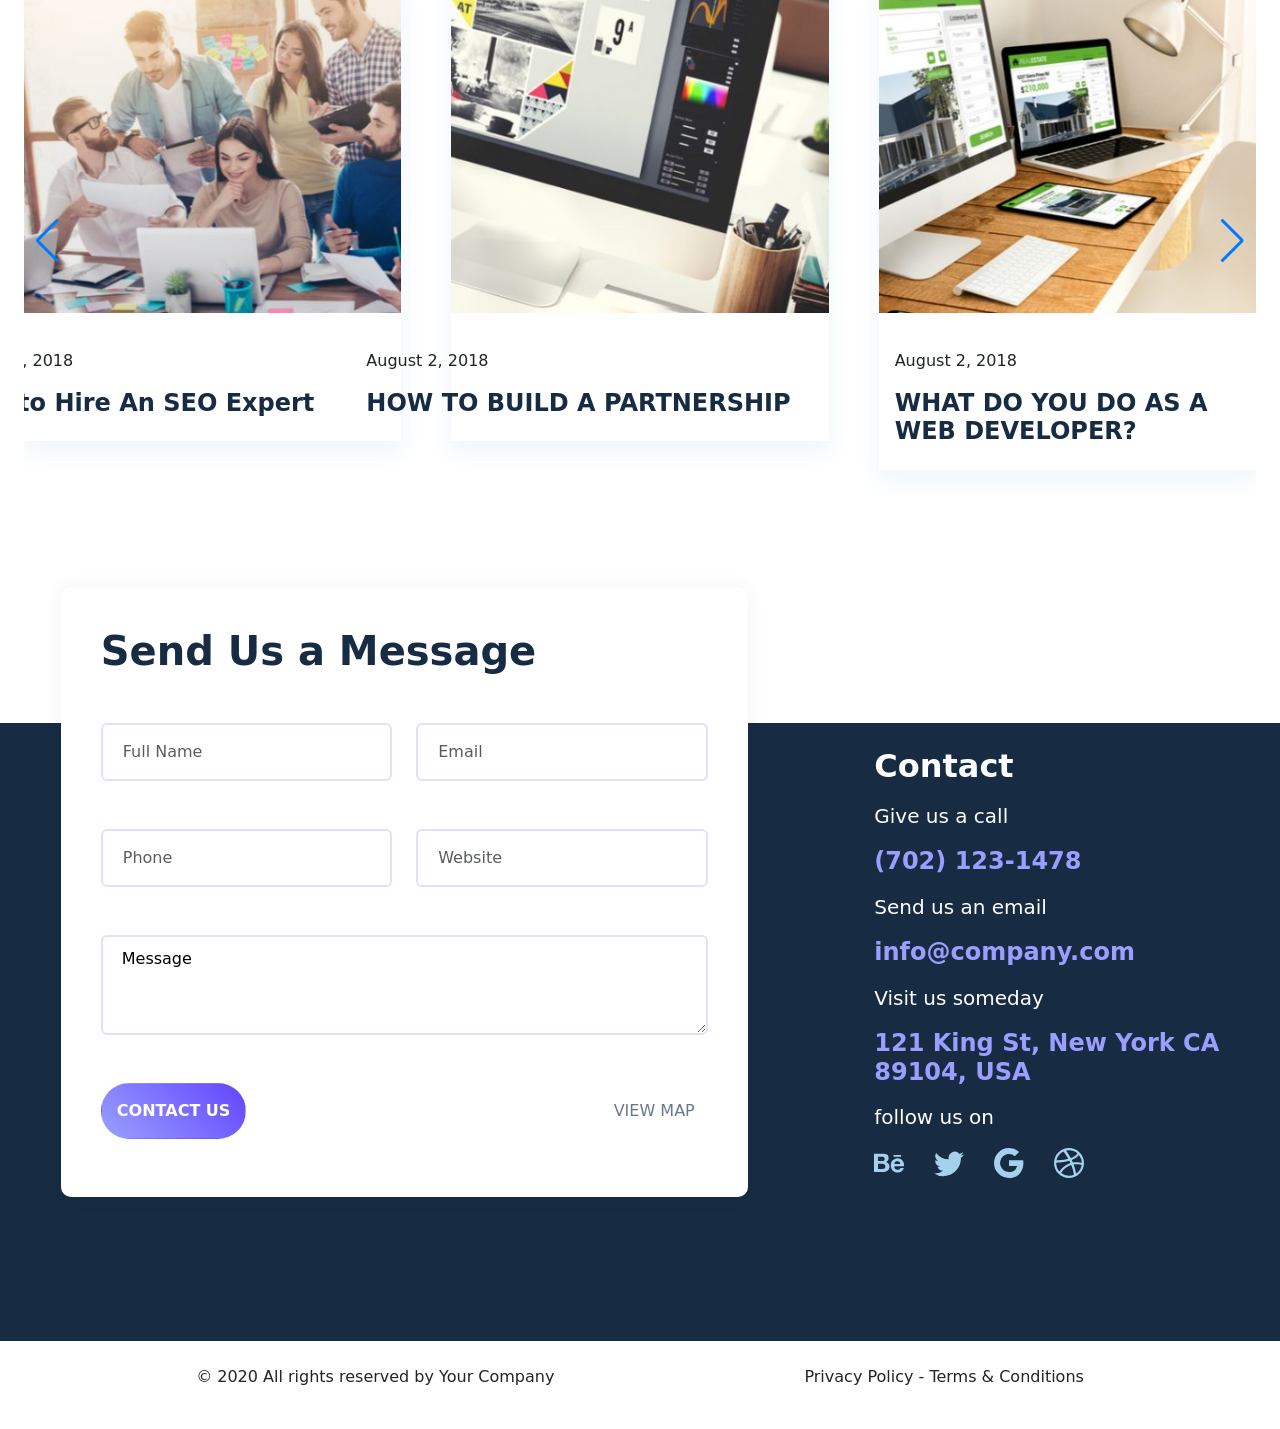
<file: My-Portfolio/Digital-Agency-Trendy/index.html>
<!DOCTYPE html>
<html lang="en">

<head>
  <meta charset="UTF-8" />
  <meta http-equiv="X-UA-Compatible" content="IE=edge" />
  <meta name="viewport" content="width=device-width, initial-scale=1.0" />

  <!-- Bootstrap Css -->
  <link href="https://cdn.jsdelivr.net/npm/bootstrap@5.2.1/dist/css/bootstrap.min.css" rel="stylesheet"
    integrity="sha384-iYQeCzEYFbKjA/T2uDLTpkwGzCiq6soy8tYaI1GyVh/UjpbCx/TYkiZhlZB6+fzT" crossorigin="anonymous" />

  <!-- JavaScript Bundle with Popper -->
  <script src="https://cdn.jsdelivr.net/npm/bootstrap@5.2.1/dist/js/bootstrap.bundle.min.js"
    integrity="sha384-u1OknCvxWvY5kfmNBILK2hRnQC3Pr17a+RTT6rIHI7NnikvbZlHgTPOOmMi466C8"
    crossorigin="anonymous"></script>

  <!-- Link Swiper's CSS -->
  <link rel="stylesheet" href="https://cdn.jsdelivr.net/npm/swiper/swiper-bundle.min.css" />

  <!-- Swiper JS -->
  <script src="https://cdn.jsdelivr.net/npm/swiper/swiper-bundle.min.js"></script>

  <!-- Main Css -->
  <link rel="stylesheet" href="Main.css" />
  <title>Digital Agency - Trendy</title>
  <link rel="icon" href="./Cover Images & Logo/Logo Vedhas Labs.jpeg" />

</head>

<body>
  
  <div class="container-fluid navbar-main-cover">
    <div class="row flex-column flex-direction">
      <div class="col">
        <nav class="navbar navbar-expand-lg">
          <div class="container-fluid navbar-margin-left-right">
            <a class="navbar-brand" href="#"><img src="./Cover Images & Logo/Logo.png" class="logo" alt="Mike" /></a>
            <button class="navbar-toggler" type="button" data-bs-toggle="collapse"
              data-bs-target="#navbarSupportedContent" aria-controls="navbarSupportedContent" aria-expanded="false"
              aria-label="Toggle navigation">
              <span class="navbar-toggler-icon"></span>
            </button>
            <div class="collapse navbar-collapse" id="navbarSupportedContent">
              <ul class="navbar-nav me-auto mb-2 mb-lg-0 navbar-ul-margin">
                <li class="nav-item navbar-margin-left-text">
                  <a class="nav-link navbar-text-color fw-bold" aria-current="page" href="#">SERVICES</a>
                </li>
                <li class="nav-item navbar-margin-left-text">
                  <a class="nav-link navbar-text-color fw-bold" href="#">PORTFOLIO</a>
                </li>
                <li class="nav-item navbar-margin-left-text">
                  <a class="nav-link navbar-text-color fw-bold" href="#">CASE STUDIES</a>
                </li>
                <li class="nav-item navbar-margin-left-text">
                  <a class="nav-link navbar-text-color fw-bold" href="#">TEAM</a>
                </li>
                <li class="nav-item navbar-margin-left-text">
                  <a class="nav-link navbar-text-color fw-bold" href="#">PRICING</a>
                </li>
                <li class="nav-item navbar-margin-left-text">
                  <a class="nav-link navbar-text-color fw-bold" href="#">NEWS</a>
                </li>
              </ul>
              <div class="navbar-margin-left-text">
                <button type="button" class="btn btn-light navbar-btn-padding rounded-pill navbar-btn fw-bold">
                  CONTACT US
                </button>
              </div>
            </div>
          </div>
        </nav>
      </div>

      <div class="col main-text-padding-top">
        <h1 class="fw-bold main-text-color main-text-size">
          Business Goals <br />Achieved with Design
        </h1>
        <p class="pt-3 main-text-color main-text-size-2">
          Praes ent rhoncus, felis nec accumsan mattis urna laoreet <br>
          acus vel ultrices.
        </p>
        <button type="button" class="btn btn-light navbar-btn-padding rounded-pill main-cover-btn fw-bold">
          OUR PORTFOLIO
        </button>
      </div>
    </div>
  </div>

  <div class="container-fluid px-4 p-4 bg-white text-dark d-flex justify-content-center">
    <div class="row flex-direction">
      <div class="col p-4">
        <div class="main-card-1">
          <div class="card card-border rounded-2 box" style="width: 380px">
            <div class="card-body">
              <div class="card-icon">
                <svg xmlns="http://www.w3.org/2000/svg" width="50" height="50" fill="currentColor"
                  class="bi bi-bezier2 transform" viewBox="0 0 16 16">
                  <path fill-rule="evenodd"
                    d="M1 2.5A1.5 1.5 0 0 1 2.5 1h1A1.5 1.5 0 0 1 5 2.5h4.134a1 1 0 1 1 0 1h-2.01c.18.18.34.381.484.605.638.992.892 2.354.892 3.895 0 1.993.257 3.092.713 3.7.356.476.895.721 1.787.784A1.5 1.5 0 0 1 12.5 11h1a1.5 1.5 0 0 1 1.5 1.5v1a1.5 1.5 0 0 1-1.5 1.5h-1a1.5 1.5 0 0 1-1.5-1.5H6.866a1 1 0 1 1 0-1h1.711a2.839 2.839 0 0 1-.165-.2C7.743 11.407 7.5 10.007 7.5 8c0-1.46-.246-2.597-.733-3.355-.39-.605-.952-1-1.767-1.112A1.5 1.5 0 0 1 3.5 5h-1A1.5 1.5 0 0 1 1 3.5v-1zM2.5 2a.5.5 0 0 0-.5.5v1a.5.5 0 0 0 .5.5h1a.5.5 0 0 0 .5-.5v-1a.5.5 0 0 0-.5-.5h-1zm10 10a.5.5 0 0 0-.5.5v1a.5.5 0 0 0 .5.5h1a.5.5 0 0 0 .5-.5v-1a.5.5 0 0 0-.5-.5h-1z" />
                </svg>
              </div>
            </div>

            <h4 class="card-text-center">Web & App Design</h4>
            <p class="card-text card-text-center card-size">
              Pellentesque sed pellentesque felis. Nam tristique ipsum eget
              magna scelerisque interdum. Fusce at lorem eget lacus congue
              tristique.
            </p>
          </div>
        </div>
      </div>

      <div class="col p-4">
        <div class="main-card-1">
          <div class="card card-border rounded-2 box" style="width: 380px">
            <div class="card-body">
              <div class="card-icon-2">
                <svg xmlns="http://www.w3.org/2000/svg" width="50" height="50" fill="currentColor"
                  class="bi bi-pc-display-horizontal transform" viewBox="0 0 16 16">
                  <path
                    d="M1.5 0A1.5 1.5 0 0 0 0 1.5v7A1.5 1.5 0 0 0 1.5 10H6v1H1a1 1 0 0 0-1 1v3a1 1 0 0 0 1 1h14a1 1 0 0 0 1-1v-3a1 1 0 0 0-1-1h-5v-1h4.5A1.5 1.5 0 0 0 16 8.5v-7A1.5 1.5 0 0 0 14.5 0h-13Zm0 1h13a.5.5 0 0 1 .5.5v7a.5.5 0 0 1-.5.5h-13a.5.5 0 0 1-.5-.5v-7a.5.5 0 0 1 .5-.5ZM12 12.5a.5.5 0 1 1 1 0 .5.5 0 0 1-1 0Zm2 0a.5.5 0 1 1 1 0 .5.5 0 0 1-1 0ZM1.5 12h5a.5.5 0 0 1 0 1h-5a.5.5 0 0 1 0-1ZM1 14.25a.25.25 0 0 1 .25-.25h5.5a.25.25 0 1 1 0 .5h-5.5a.25.25 0 0 1-.25-.25Z" />
                </svg>
              </div>
              <h4 class="card-text-center">Web Development</h4>
              <p class="card-text card-text-center card-size">
                Pellentesque sed pellentesque felis. Nam tristique ipsum eget
                magna scelerisque interdum. Fusce at lorem eget lacus congue
                tristique.
              </p>
            </div>
          </div>
        </div>
      </div>

      <div class="col p-4">
        <div class="main-card-1">
          <div class="card card-border rounded-2 box" style="width: 380px">
            <div class="card-body">
              <div class="card-icon-3">
                <svg xmlns="http://www.w3.org/2000/svg" width="50" height="50" fill="currentColor"
                  class="bi bi-hdd-network-fill transform" viewBox="0 0 16 16">
                  <path
                    d="M2 2a2 2 0 0 0-2 2v1a2 2 0 0 0 2 2h5.5v3A1.5 1.5 0 0 0 6 11.5H.5a.5.5 0 0 0 0 1H6A1.5 1.5 0 0 0 7.5 14h1a1.5 1.5 0 0 0 1.5-1.5h5.5a.5.5 0 0 0 0-1H10A1.5 1.5 0 0 0 8.5 10V7H14a2 2 0 0 0 2-2V4a2 2 0 0 0-2-2H2zm.5 3a.5.5 0 1 1 0-1 .5.5 0 0 1 0 1zm2 0a.5.5 0 1 1 0-1 .5.5 0 0 1 0 1z" />
                </svg>
              </div>
              <h4 class="card-text-center">Online Marketing</h4>
              <p class="card-text card-text-center card-size">
                Pellentesque sed pellentesque felis. Nam tristique ipsum eget
                magna scelerisque interdum. Fusce at lorem eget lacus congue
                tristique.
              </p>
            </div>
          </div>
        </div>
      </div>
    </div>
  </div>

  <div class="container-fluid px-4 p-4 bg-white text-dark">
    <div class="row flex-direction">
      <div class="col">
        <div class="videos-play">
          <img src="./Cover Images & Logo/about-img.png" class="about-img videos-play-2" alt="Mike" />
        </div>
      </div>

      <div class="col videos-play-center-text margin-top-screen text-center-screen text-center-screen">
        <h1 class="main-text-color fw-bold display-5">
          We Lead from the Front
        </h1>
        <p class="font-size main-text-color pt-3">
          Aenean consectetur massa quis sem volutpat, a condimentum <br />
          tortor pretium. Cras id ligula consequat, sagittis nulla at,
          sollicitudin lorem. <br />
          Orci varius natoque penatibus et magnis dis parturient montes.
        </p>
        <p class="font-size main-text-color pt-3">
          Cras id ligula consequat, sagittis nulla at, sollicitudin lorem.
          Orci varius
          <br />natoque penatibus et magnis dis parturient montes, nascetur
          ridiculus mus. <br />Phasellus eleifend, dolor vel condimentum
          imperdiet.
        </p>
        <div class="row d-flex justify-content-around pt-4">
          <div class="col">
            <div class="counter-number">
              <h1 class="counter-number-1">450+</h1>
            </div>
            <span class="font-size main-text-color counter-number-text-size">HAPPY CLIENTS</span>
          </div>

          <div class="col">
            <div class="counter-number-2">
              <h1 class="counter-number-2">2500+</h1>
            </div>
            <span class="font-size main-text-color counter-number-text-size">PROJECTS COMPLETED</span>
          </div>

          <div class="col">
            <div class="counter-number-3">
              <h1 class="counter-number-3">4510+</h1>
            </div>
            <span class="font-size main-text-color counter-number-text-size">RUNNING PROJECTS</span>
          </div>
        </div>
      </div>
    </div>
  </div>

  <div class="container-fluid px-4 p-4 bg-white text-dark">
    <div class="row flex-direction">
      <div class="col">
        <h1 class="text-center display-5 main-text-color fw-bold">
          Featured Projects
        </h1>
        <div class="row flex-direction">
          <div class="col d-flex justify-content-center">
            <div class="btn-navbar">
              <ul class="nav nav-pills mb-3 d-flex justify-content-center" id="pills-tab" role="tablist">
                <li class="nav-item" role="presentation">
                  <button class="nav-link project-navbar-text project-navbar-margin-left project-navbar-main-text"
                    id="pills-home-tab" data-bs-toggle="pill" data-bs-target="#pills-home" type="button" role="tab"
                    aria-controls="pills-home" aria-selected="true">All Work</button>
                </li>
                <li class="nav-item" role="presentation">
                  <button class="nav-link project-navbar-text" id="pills-profile-tab" data-bs-toggle="pill"
                    data-bs-target="#pills-profile" type="button" role="tab" aria-controls="pills-profile"
                    aria-selected="false">Logo</button>
                </li>
                <li class="nav-item" role="presentation">
                  <button class="nav-link project-navbar-text" id="pills-contact-tab" data-bs-toggle="pill"
                    data-bs-target="#pills-contact" type="button" role="tab" aria-controls="pills-contact"
                    aria-selected="false">Mobile App</button>
                </li>
                <li class="nav-item" role="presentation">
                  <button class="nav-link project-navbar-text" id="pills-disabled-tab" data-bs-toggle="pill"
                    data-bs-target="#pills-disabled" type="button" role="tab" aria-controls="pills-disabled"
                    aria-selected="false">Social Media</button>
                </li>
                <li class="nav-item" role="presentation">
                  <button class="nav-link project-navbar-text" id="pills-dis-tab" data-bs-toggle="pill"
                    data-bs-target="#pills-dis" type="button" role="tab" aria-controls="pills-dis"
                    aria-selected="false">Website</button>
                </li>
              </ul>
              <div class="tab-content" id="pills-tabContent">
                <div class="tab-pane fade show active" id="pills-home" role="tabpanel" aria-labelledby="pills-home-tab"
                  tabindex="0">
                  <div class="container-fluid px-4 p-4 d-flex justify-content-center">
                    <div class="row flex-direction">
                      <div class="col">
                        <div class="main-card-1">
                          <div class="card border-none box project-card-width">
                            <img src="./All Work Images/Images - 1.jpg" class="card-img-top" alt="Mike" />
                            <div class="card-body">
                              <p class="font-size">Website</p>
                              <h3 class="fw-bold">Creative Web Design</h3>
                            </div>
                          </div>
                        </div>
                      </div>

                      <div class="col">
                        <div class="main-card-1">
                          <div class="card border-none box project-card-width project-card-top">
                            <img src="./All Work Images/Images - 2.jpg" class="card-img-top" alt="Mike" />
                            <div class="card-body">
                              <p class="font-size">Mobile App</p>
                              <h3 class="fw-bold">Food App Design</h3>
                            </div>
                          </div>
                        </div>
                      </div>

                      <div class="col">
                        <div class="main-card-1">
                          <div class="card border-none box project-card-width project-card-top">
                            <img src="./All Work Images/Images - 3.jpg" class="card-img-top" alt="Mike" />
                            <div class="card-body">
                              <p class="font-size">Mobile App</p>
                              <h3 class="fw-bold">Agency Web Application</h3>
                            </div>
                          </div>
                        </div>
                      </div>
                    </div>
                  </div>

                  <div class="container-fluid px-4 p-4 d-flex justify-content-center pt-4">
                    <div class="row flex-direction">
                      <div class="col">
                        <div class="main-card-1">
                          <div class="card border-none box project-card-width">
                            <img src="./All Work Images/Images - 4.jpg" class="card-img-top" alt="Mike" />
                            <div class="card-body">
                              <p class="font-size">Mobile App</p>
                              <h3 class="fw-bold">Digital Agency</h3>
                            </div>
                          </div>
                        </div>
                      </div>

                      <div class="col">
                        <div class="main-card-1">
                          <div class="card border-none box project-card-width project-card-top">
                            <img src="./All Work Images/Images - 5.jpg" class="card-img-top" alt="Mike" />
                            <div class="card-body">
                              <p class="font-size">Social Media</p>
                              <h3 class="fw-bold">Social App Design</h3>
                            </div>
                          </div>
                        </div>
                      </div>

                      <div class="col">
                        <div class="main-card-1">
                          <div class="card border-none box project-card-width project-card-top">
                            <img src="./All Work Images/Images - 6.jpg" class="card-img-top" alt="Mike" />
                            <div class="card-body">
                              <p class="font-size">Logo</p>
                              <h3 class="fw-bold">Logo Design</h3>
                            </div>
                          </div>
                        </div>
                      </div>
                    </div>
                  </div>
                </div>

                <div class="tab-pane fade" id="pills-profile" role="tabpanel" aria-labelledby="pills-profile-tab"
                  tabindex="0">
                  <div class="container-fludi px-4 p-4 d-flex justify-content-center pt-4">
                    <div class="row">
                      <div class="col">
                        <div class="main-card-1">
                          <div class="card border-none box project-card-width project-card-top">
                            <img src="./All Work Images/Images - 6.jpg" class="card-img-top" alt="Mike" />
                            <div class="card-body">
                              <p class="font-size">Logo</p>
                              <h3 class="fw-bold">Logo Design</h3>
                            </div>
                          </div>
                        </div>
                      </div>
                    </div>
                  </div>
                </div>

                <div class="tab-pane fade" id="pills-contact" role="tabpanel" aria-labelledby="pills-contact-tab"
                  tabindex="0">
                  <div class="container-fluid px-4 p-4 d-flex justify-content-center pt-4">
                    <div class="row">
                      <div class="col">
                        <div class="main-card-1">
                          <div class="card border-none box project-card-width project-card-top">
                            <img src="./All Work Images/Images - 2.jpg" class="card-img-top" alt="Mike" />
                            <div class="card-body">
                              <p class="font-size">Mobile App</p>
                              <h3 class="fw-bold">Food App Design</h3>
                            </div>
                          </div>
                        </div>
                      </div>

                      <div class="col">
                        <div class="main-card-1">
                          <div class="card border-none box project-card-width project-card-top">
                            <img src="./All Work Images/Images - 3.jpg" class="card-img-top" alt="Mike" />
                            <div class="card-body">
                              <p class="font-size">Mobile App</p>
                              <h3 class="fw-bold">Agency Web Application</h3>
                            </div>
                          </div>
                        </div>
                      </div>

                      <div class="col">
                        <div class="main-card-1">
                          <div class="card border-none box project-card-width">
                            <img src="./All Work Images/Images - 4.jpg" class="card-img-top" alt="Mike" />
                            <div class="card-body">
                              <p class="font-size">Mobile App</p>
                              <h3 class="fw-bold">Digital Agency</h3>
                            </div>
                          </div>
                        </div>
                      </div>
                    </div>
                  </div>
                </div>

                <div class="tab-pane fade" id="pills-disabled" role="tabpanel" aria-labelledby="pills-disabled-tab"
                  tabindex="0">
                  <div class="container-fluid px-4 p-4 d-flex justify-content-center pt-4">
                    <div class="row">
                      <div class="col">
                        <div class="main-card-1">
                          <div class="card border-none box project-card-width project-card-top">
                            <img src="./All Work Images/Images - 5.jpg" class="card-img-top" alt="Mike" />
                            <div class="card-body">
                              <p class="font-size">Social Media</p>
                              <h3 class="fw-bold">Social App Design</h3>
                            </div>
                          </div>
                        </div>
                      </div>
                    </div>
                  </div>
                </div>

                <div class="tab-pane fade" id="pills-dis" role="tabpanel" aria-labelledby="pills-dis-tab" tabindex="0">
                  <div class="container-fluid px-4 p-4 d-flex justify-content-center pt-4">
                    <div class="row">
                      <div class="col">
                        <div class="main-card-1">
                          <div class="card border-none box project-card-width">
                            <img src="./All Work Images/Images - 1.jpg" class="card-img-top" alt="Mike" />
                            <div class="card-body">
                              <p class="font-size">Website</p>
                              <h3 class="fw-bold">Creative Web Design</h3>
                            </div>
                          </div>
                        </div>
                      </div>
                    </div>
                  </div>
                </div>

              </div>
            </div>
          </div>
        </div>

        <div class="row pt-4 mt-4">
          <div class="col">
            <div class="d-grid gap-2 col-6 mx-auto project-card-btn">
              <button class="btn btn-primary rounded-pill font-size project-btn fw-bold" type="button">
                DISCOVER MORE WORK
              </button>
            </div>
          </div>
        </div>
      </div>
    </div>
  </div>

  <div class="container-fluid px-4 p-4 computer-cover d-flex justify-content-center">
    <div class="row align-items-center flex-direction">
      <div class="col">
        <img src="./Cover Images & Logo/Computer Cover Images.png" class="computer-img" alt="Mike" />
      </div>

      <div class="col computer-margin-top-screen">
        <div id="carouselExampleControls" class="carousel slide" data-bs-ride="carousel">
          <div class="carousel-inner">
            <div class="carousel-item active">
              <h1 class="text-white fw-bold display-5">
                Make Your Business Go<br />
                online today
              </h1>
              <p class="text-white computer-text-size pt-4">
                Quisque a turpis id leo luctus mollis eget vitae magna.
                <br>Maecenas tristique, sapien eget fermentum viverra, <br>metus
                purus mattis tortor.
              </p>
              <button type="button" class="btn btn-info computer-btn fw-bold text-white rounded-pill">SEE THE CASE
                STUDY</button>
              <button type="button" class="btn btn-info computer-btn text-white rounded-circle computer-btn-left">
                <svg xmlns="http://www.w3.org/2000/svg" width="30" height="30" fill="currentColor"
                  class="bi bi-play-fill" viewBox="0 0 16 16">
                  <path
                    d="m11.596 8.697-6.363 3.692c-.54.313-1.233-.066-1.233-.697V4.308c0-.63.692-1.01 1.233-.696l6.363 3.692a.802.802 0 0 1 0 1.393z" />
                </svg>
              </button>
            </div>

            <div class="carousel-item">
              <h2 class="text-white fw-bold display-5">Los Marineros</h2>
              <p class="text-white computer-text-size pt-4">
                Quisque a turpis id leo luctus mollis eget vitae magna.
                <br>Maecenas tristique, sapien eget fermentum viverra, <br> metus
                purus mattis tortor.
              </p>
              <button type="button" class="btn btn-info computer-btn fw-bold text-white rounded-pill">SEE THE CASE
                STUDY</button>
              <button type="button" class="btn btn-info computer-btn text-white rounded-circle computer-btn-left">
                <svg xmlns="http://www.w3.org/2000/svg" width="30" height="30" fill="currentColor"
                  class="bi bi-play-fill" viewBox="0 0 16 16">
                  <path
                    d="m11.596 8.697-6.363 3.692c-.54.313-1.233-.066-1.233-.697V4.308c0-.63.692-1.01 1.233-.696l6.363 3.692a.802.802 0 0 1 0 1.393z" />
                </svg>
              </button>
            </div>

            <div class="carousel-item">
              <h2 class="text-white fw-bold display-5">Legacy Classic</h2>
              <p class="text-white computer-text-size pt-4">
                Quisque a turpis id leo luctus mollis eget vitae magna.
                <br>Maecenas tristique, sapien eget fermentum viverra,<br> metus
                purus mattis tortor.
              </p>
              <button type="button" class="btn btn-info computer-btn fw-bold text-white rounded-pill">SEE THE CASE
                STUDY</button>
              <button type="button" class="btn btn-info computer-btn text-white rounded-circle computer-btn-left">
                <svg xmlns="http://www.w3.org/2000/svg" width="30" height="30" fill="currentColor"
                  class="bi bi-play-fill" viewBox="0 0 16 16">
                  <path
                    d="m11.596 8.697-6.363 3.692c-.54.313-1.233-.066-1.233-.697V4.308c0-.63.692-1.01 1.233-.696l6.363 3.692a.802.802 0 0 1 0 1.393z" />
                </svg>
              </button>
            </div>

            <div class="carousel-item">
              <h2 class="text-white fw-bold display-5">
                Crypto Landing Page
              </h2>
              <p class="text-white computer-text-size pt-4">
                Quisque a turpis id leo luctus mollis eget vitae magna.
                <br>Maecenas tristique, sapien eget fermentum viverra,<br> metus
                purus mattis tortor.
              </p>
              <button type="button" class="btn btn-info computer-btn fw-bold text-white rounded-pill">SEE THE CASE
                STUDY</button>
              <button type="button" class="btn btn-info computer-btn text-white rounded-circle computer-btn-left">
                <svg xmlns="http://www.w3.org/2000/svg" width="30" height="30" fill="currentColor"
                  class="bi bi-play-fill" viewBox="0 0 16 16">
                  <path
                    d="m11.596 8.697-6.363 3.692c-.54.313-1.233-.066-1.233-.697V4.308c0-.63.692-1.01 1.233-.696l6.363 3.692a.802.802 0 0 1 0 1.393z" />
                </svg>
              </button>
            </div>

          </div>

          <button class="carousel-control-prev" type="button" data-bs-target="#carouselExampleControls"
            data-bs-slide="prev">
            <span class="carousel-control-prev-icon" aria-hidden="true"></span>
            <span class="visually-hidden">Previous</span>
          </button>

          <button class="carousel-control-next" type="button" data-bs-target="#carouselExampleControls"
            data-bs-slide="next">
            <span class="carousel-control-next-icon" aria-hidden="true"></span>
            <span class="visually-hidden">Next</span>
          </button>
        </div>
      </div>

    </div>
  </div>

  <div class="container-fluid px-4 p-4 bg-white text-dark dream-work">
    <div class="row pt-4 flex-direction">
      <div class="col pt-4">
        <h1 class="fw-bold display-5 pt-4">Teamwork Makes the
          <br>Dream Work
        </h1>

        <div class="col">
          <!-- Swiper -->
          <div class="swiper mySwiper swiper-margin-top flex-direction">
            <div class="swiper-wrapper">
              <div class="swiper-slide">
                <div class="main-card-1">
                  <img src="./Dream Work Images/Images - 1.jpg" class="swiper-img" alt="Mike" />
                </div>
                <div class="swiper-text-center pt-4">
                  <h3 class="main-text-color fw-bold">Olivia Jackson</h3>
                  <p class="fs-5">Chief Operating Officer</p>
                </div>
              </div>

              <div class="swiper-slide">
                <div class="main-card-1">
                  <img src="./Dream Work Images/Images - 2.jpg" class="swiper-img swiper-card-1" alt="Mike" />
                </div>
                <div class="swiper-text-center pt-4">
                  <h3 class="main-text-color fw-bold">John Kenny</h3>
                  <p class="fs-5">Senior Design Strategist</p>
                </div>
              </div>

              <div class="swiper-slide">
                <div class="main-card-1">
                  <img src="./Dream Work Images/Images - 3.jpg" class="swiper-img swiper-card-1" alt="Mike" />
                </div>
                <div class="swiper-text-center pt-4">
                  <h3 class="main-text-color fw-bold">Silvia Perry</h3>
                  <p class="fs-5">Senior Design Strategist</p>
                </div>
              </div>

              <div class="swiper-slide">
                <div class="main-card-1">
                  <img src="./Dream Work Images/Images - 4.jpg" class="swiper-img swiper-card-1" alt="Mike" />
                </div>
                <div class="swiper-text-center pt-4">
                  <h3 class="main-text-color fw-bold">David Schwimmer</h3>
                  <p class="fs-5">Senior Software Engineer</p>
                </div>
              </div>

              <div class="swiper-slide">
                <div class="main-card-1">
                  <img src="./Dream Work Images/Images - 5.jpg" class="swiper-img swiper-card-1" alt="Mike" />
                </div>
                <div class="swiper-text-center pt-4">
                  <h3 class="main-text-color fw-bold">Jone</h3>
                  <p class="fs-5">Chief Exicutive Officer</p>
                </div>
              </div>

              <div class="swiper-slide">
                <div class="main-card-1">
                  <img src="./Dream Work Images/Images - 6.jpg" class="swiper-img swiper-card-1" alt="Mike" />
                </div>
                <div class="swiper-text-center pt-4">
                  <h3 class="main-text-color fw-bold">Steve Parkar</h3>
                  <p class="fs-5">Senior Software Engineer</p>
                </div>
              </div>

              <div class="swiper-slide">
                <div class="main-card-1">
                  <img src="./Dream Work Images/Images - 7.jpg" class="swiper-img swiper-card-1" alt="Mike" />
                </div>
                <div class="swiper-text-center pt-4">
                  <h3 class="main-text-color fw-bold">Smith Joe</h3>
                  <p class="fs-5">Chief Exicutive Officer</p>
                </div>
              </div>

              <div class="swiper-slide">
                <div class="main-card-1">
                  <img src="./Dream Work Images/Images - 8.jpg" class="swiper-img swiper-card-1" alt="Mike" />
                </div>
                <div class="swiper-text-center pt-4">
                  <h3 class="main-text-color fw-bold">Steve Johnson</h3>
                  <p class="fs-5">Chief Exicutive Officer</p>
                </div>
              </div>

              <div class="swiper-slide">
                <div class="main-card-1">
                  <img src="./Dream Work Images/Images - 8.jpg" class="swiper-img swiper-card-1" alt="Mike" />
                </div>
                <div class="swiper-text-center pt-4">
                  <h3 class="main-color-text fw-bold">Steve Johnson</h3>
                  <p class="fs-5">Chief Exicutive Officer</p>
                </div>
              </div>

            </div>
            <div class="swiper-button-next"></div>
            <div class="swiper-button-prev"></div>
            <!-- <div class="swiper-pagination"></div> -->
          </div>
        </div>
      </div>

    </div>
  </div>

  <div class="container-fluid px-4 p-4 bg-white text-dark pt-4 mt-4">
    <div class="row flex-direction">
      <div class="col">
        <h2 class="text-center main-text-color fw-bold display-5">Pricing</h2>
        <p class="text-center mt-4 fs-4 main-text-color">Lorem ipsum dolor sit a met, consectetuer adipiscing elit
          nonummy nibh.</p>
      </div>
    </div>


  </div>

  <div class="container-fluid px-4 p-4 bg-white text-dark d-flex justify-content-center">
    <div class="row mt-4 pt-4 flex-direction flex-center">
      <div class="col flex-center">
        <div class="main-card-1">
          <div class="card border-none text-center box" style="width: 25rem;">
            <div class="card-body">
              <div class="main-card-icon">
                <h1 class="main-card-transform card-01-text-color display-4">01</h1>
              </div>
              <h4 class="fw-bold main-text-color fs-5">SMALL BUSINESS</h4>
              <h3 class="card-text-size">$590</h3>
            </div>
            <ul class="list-group list-group-flush">
              <li class="list-group-item p-3">10 Pages Responsive Website</li>
              <li class="list-group-item p-3">5 PPC Campaigns</li>
              <li class="list-group-item p-3">10 SEO Keywords</li>
              <li class="list-group-item p-3">5 Facebook Camplaigns</li>
              <li class="list-group-item p-3">2 Video Camplaigns</li>
              <li class="list-group-item p-3"></li>
            </ul>
            <div class="card-body">
              <button type="button" class="btn btn-dark w-100 rounded-pill main-card-btn fw-bold">
                KICKSTART YOUR BUSINESS</button>
            </div>
          </div>
        </div>
      </div>

      <div class="col flex-center margin-top-screen">
        <div class="main-card-1">
          <div class="card border-none text-center box" style="width: 25rem;">
            <div class="card-body">
              <div class="main-card-icon-2">
                <h1 class="main-card-transform card-02-text-color display-4">02</h1>
              </div>
              <h4 class="fw-bold main-text-color fs-5">MEDIUM BUSINESS</h4>
              <h3 class="card-text-size">$999</h3>
            </div>
            <ul class="list-group list-group-flush">
              <li class="list-group-item p-3">20 Pages Responsive Website</li>
              <li class="list-group-item p-3">10 PPC Campaigns</li>
              <li class="list-group-item p-3">25 SEO Keywords</li>
              <li class="list-group-item p-3">10 Facebook Camplaigns</li>
              <li class="list-group-item p-3">5 Video Camplaigns</li>
              <li class="list-group-item p-3"></li>
            </ul>
            <div class="card-body">
              <button type="button" class="btn btn-dark w-100 rounded-pill main-card-btn fw-bold">
                KICKSTART YOUR BUSINESS</button>
            </div>
          </div>
        </div>
      </div>

      <div class="col flex-center margin-top-screen">
        <div class="main-card-1">
          <div class="card border-none text-center box" style="width: 25rem;">
            <div class="card-body">
              <div class="main-card-icon-3">
                <h1 class="main-card-transform card-03-text-color display-4">03</h1>
              </div>
              <h4 class="fw-bold main-text-color fs-5">CORPORATE BUSINESS</h4>
              <h3 class="card-text-size">Let's Talk</h3>
            </div>
            <ul class="list-group list-group-flush">
              <li class="list-group-item p-3">Unlimited Pages Responsive Website</li>
              <li class="list-group-item p-3">Unlimited PPC Campaigns</li>
              <li class="list-group-item p-3">Unlimited SEO Keywords</li>
              <li class="list-group-item p-3">Unlimited Facebook Camplaigns</li>
              <li class="list-group-item p-3">Unlimited Video Camplaigns</li>
              <li class="list-group-item p-3"></li>
            </ul>
            <div class="card-body">
              <button type="button" class="btn btn-dark w-100 rounded-pill main-card-btn fw-bold">
                KICKSTART YOUR BUSINESS</button>
            </div>
          </div>
        </div>
      </div>
    </div>
  </div>

  <div class="container-fluid px-4 p-4 bg-white text-dark d-flex justify-content-center p-4 pt-4">
    <div class="row flex-direction flex-center">
      <div class="col com-logo-margin">
        <img src="./Logo Images/Images - 1.png" class="com-logo" alt="Mike" />
      </div>

      <div class="col com-logo-margin">
        <img src="./Logo Images/Images - 2.png" class="com-logo" alt="Mike" />
      </div>

      <div class="col com-logo-margin">
        <img src="./Logo Images/Images - 3.png" class="com-logo" alt="Mike" />
      </div>

      <div class="col com-logo-margin">
        <img src="./Logo Images/Images - 4.png" class="com-logo" alt="Mike" />
      </div>

      <div class="col com-logo-margin">
        <img src="./Logo Images/Images - 5.png" class="com-logo" alt="Mike" />
      </div>
    </div>
  </div>

  <div class="container-fluid px-4 bg-white text-dark d-flex justify-content-center p-4 pt-4">
    <div class="row flex-center flex-direction">
      <div class="col com-logo-margin">
        <img src="./Logo Images/Images - 6.png" class="com-logo" alt="Mike" />
      </div>

      <div class="col com-logo-margin">
        <img src="./Logo Images/Images - 7.png" class="com-logo" alt="Mike" />
      </div>

      <div class="col com-logo-margin">
        <img src="./Logo Images/Images - 8.png" class="com-logo" alt="Mike" />
      </div>

      <div class="col com-logo-margin">
        <img src="./Logo Images/Images - 9.png" class="com-logo" alt="Mike" />
      </div>
    </div>
  </div>

  <div class="container-fluid px-4 p-4 bg-white text-dark">
    <div class="row">
      <div class="col">
        <h1 class="fw-bold display-5 pt-4">Latest News</h1>

        <div class="col">
          <!-- Swiper -->
          <div class="swiper mySwiper swiper-margin-top">
            <div class="swiper-wrapper">
              <div class="swiper-slide box">
                <div class="main-card-1">
                  <img src="./Latest News/Images - 1.jpg" class="swiper-img-2" alt="Mike" />
                </div>
                <div class="swiper-text-center swiper-card-2-text-padding swiper-card-2-margin-left-">
                  <p class="text-start swiper-card-2-date">August 2, 2018</p>
                  <h3 class="main-text-color fw-bold text-start swiper-card-2-main-text">How to Hire An SEO Expert</h3>
                </div>
              </div>

              <div class="swiper-slide box">
                <div class="main-card-1">
                  <img src="./Latest News/Images - 2.jpg" class="swiper-img-2" alt="Mike" />
                </div>
                <div class="swiper-text-center swiper-card-2-text-padding swiper-card-2-margin-left-2">
                  <p class="swiper-card-2-date text-start">August 2, 2018</p>
                  <h3 class="main-text-color fw-bold text-start swiper-card-2-main-text">HOW TO BUILD A PARTNERSHIP</h3>
                </div>
              </div>

              <div class="swiper-slide box">
                <div class="main-card-1">
                  <img src="./Latest News/Images - 3.jpg" class="swiper-img-2" alt="Mike" />
                </div>
                <div class="swiper-text-center swiper-card-2-text-padding">
                  <p class="swiper-card-2-date text-start">August 2, 2018</p>
                  <h3 class="main-text-color fw-bold text-start swiper-card-2-main-text">WHAT DO YOU DO AS A WEB
                    DEVELOPER?</h3>
                </div>
              </div>

              <div class="swiper-slide box">
                <div class="main-card-1">
                  <img src="./Latest News/Images - 4.jpg" class="swiper-img-2" alt="Mike" />
                </div>
                <div class="swiper-text-center swiper-card-2-text-padding">
                  <p class="swiper-card-2-date text-start">August 3, 2018</p>
                  <h3 class="main-text-color fw-bold text-start swiper-card-2-main-text">Design is Not a Department But
                    Everything</h3>
                </div>
              </div>

              <div class="swiper-slide box">
                <div class="main-card-1">
                  <img src="./Latest News/Images - 5.jpg" class="swiper-img-2" alt="Mike" />
                </div>
                <div class="swiper-text-center swiper-card-2-text-padding swiper-card-2-margin-left-">
                  <p class="swiper-card-2-date text-start">August 3, 2018</p>
                  <h3 class="main-text-color fw-bold text-start swiper-card-2-main-text">How to add Structured Data</h3>
                </div>
              </div>

              <div class="swiper-slide box">
                <div class="main-card-1">
                  <img src="./Latest News/Images - 6.jpg" class="swiper-img-2" alt="Mike" />
                </div>
                <div class="swiper-text-center swiper-card-2-text-padding swiper-card-2-margin-left-3">
                  <p class="swiper-card-2-date text-start">August 3, 2018</p>
                  <h3 class="main-text-color fw-bold text-start swiper-card-2-main-text">Elevating Design Through
                    Training</h3>
                </div>
              </div>

              <div class="swiper-slide box">
                <div class="main-card-1">
                  <img src="./Latest News/Images - 7.jpg" class="swiper-img-2" alt="Mike" />
                </div>
                <div class="swiper-text-center swiper-card-2-text-padding swiper-card-2-margin-left-2">
                  <p class="swiper-card-2-date text-start">August 3, 2018</p>
                  <h3 class="main-text-color fw-bold text-start swiper-card-2-main-text">How to Design Effective Teams?
                  </h3>
                </div>
              </div>

              <div class="swiper-slide box">
                <div class="main-card-1">
                  <img src="./Latest News/Images - 8.jpg" class="swiper-img-2" alt="Mike" />
                </div>
                <div class="swiper-text-center swiper-card-2-text-padding swiper-card-2-margin-left-4">
                  <p class="swiper-card-2-date text-start">August 2, 2018</p>
                  <h3 class="main-text-color fw-bold text-start swiper-card-2-main-text">Avoid SEO Mistakes with these 5
                    Steps</h3>
                </div>
              </div>

              <div class="swiper-slide box">
                <div class="main-card-1">
                  <img src="./Latest News/Images - 9.jpg" class="swiper-img-2" alt="Mike" />
                </div>
                <div class="swiper-text-center swiper-card-2-text-padding swiper-card-2-margin-left-3">
                  <p class="swiper-card-2-date text-start">August 2, 2018</p>
                  <h3 class="main-color-text fw-bold text-start swiper-card-2-main-text">Why SEO is Necessery Necessery
                  </h3>
                </div>
              </div>

            </div>
            <div class="swiper-button-next"></div>
            <div class="swiper-button-prev"></div>
            <!-- <div class="swiper-pagination"></div> -->
          </div>
        </div>
      </div>
    </div>
  </div>

  <div class="container-fluid px-4 p-4 form-background d-flex justify-content-center">
    <div class="row flex-direction flex-center">
      <div class="col">
        <div class="form-card">
          <h1 class="main-text-color fw-bold">Send Us a Message</h1>

          <div class="row pt-4 mt-4 flex-direction flex-center">
            <div class="col">
              <input type="text" class="form-control form-border form-border-1 form-text-padding"
                placeholder="Full Name" aria-label="Full Name">
            </div>
            <div class="col margin-top-screen">
              <input type="text" class="form-control form-border form-border-1 form-text-padding" placeholder="Email"
                aria-label="Email">
            </div>
          </div>

          <div class="row form-padding-margin-top flex-direction flex-center">
            <div class="col">
              <input type="text" class="form-control form-border form-border-1 form-text-padding" placeholder="Phone"
                aria-label="Phone">
            </div>
            <div class="col margin-top-screen">
              <input type="text" class="form-control form-border form-border-1 form-text-padding" placeholder="Website"
                aria-label="Website">
            </div>
          </div>

          <div class="form-floating form-padding-margin-top flex-direction flex-center">
            <textarea class="form-control text-dark form-border form-border-1" placeholder="Leave a comment here"
              id="floatingTextarea2" style="height: 100px"></textarea>
            <label for="floatingTextarea2">Message</label>
          </div>

          <div class="row pt-4 mt-4 flex-direction">
            <div class="col">
              <button type="button" class="btn btn-dark w-50 rounded-pill form-btn-2 fw-bold">CONTACT US</button>
            </div>

            <div class="col form-btn-end">
              <button type="button"
                class="btn btn-link text-decoration-none fs-6 form-btn rounded-pill form-btn-end-2">VIEW MAP</button>
            </div>
          </div>
        </div>
      </div>

      <div class="col form-2-text">
        <h2 class="fw-bold fs-2">Contact</h2>
        <p class="pt-2 fs-5">Give us a call</p>
        <h2 class="contact-color-all fw-bold fs-4">(702) 123-1478</h2>
        <p class="pt-2 fs-5">Send us an email</p>
        <h2 class="contact-color-all fw-bold fs-4">info@company.com</h2>
        <p class="pt-2 fs-5">Visit us someday</p>
        <h2 class="contact-color-all fw-bold fs-4">121 King St, New York CA<br> 89104, USA</h2>
        <p class="pt-2 fs-5">follow us on</p>

        <ul class="d-flex form-icon">
          <li class="li-none media-color"><svg xmlns="http://www.w3.org/2000/svg" width="30" height="30"
              fill="currentColor" class="bi bi-behance media-color-icon-1" viewBox="0 0 16 16">
              <path
                d="M4.654 3c.461 0 .887.035 1.278.14.39.07.711.216.996.391.286.176.497.426.641.747.14.32.216.711.216 1.137 0 .496-.106.922-.356 1.242-.215.32-.566.606-.997.817.606.176 1.067.496 1.348.922.281.426.461.957.461 1.563 0 .496-.105.922-.285 1.278a2.317 2.317 0 0 1-.782.887c-.32.215-.711.39-1.137.496a5.329 5.329 0 0 1-1.278.176L0 12.803V3h4.654zm-.285 3.978c.39 0 .71-.105.957-.285.246-.18.355-.497.355-.887 0-.216-.035-.426-.105-.567a.981.981 0 0 0-.32-.355 1.84 1.84 0 0 0-.461-.176c-.176-.035-.356-.035-.567-.035H2.17v2.31c0-.005 2.2-.005 2.2-.005zm.105 4.193c.215 0 .426-.035.606-.07.176-.035.356-.106.496-.216s.25-.215.356-.39c.07-.176.14-.391.14-.641 0-.496-.14-.852-.426-1.102-.285-.215-.676-.32-1.137-.32H2.17v2.734h2.305v.005zm6.858-.035c.286.285.711.426 1.278.426.39 0 .746-.106 1.032-.286.285-.215.46-.426.53-.64h1.74c-.286.851-.712 1.457-1.278 1.848-.566.355-1.243.566-2.06.566a4.135 4.135 0 0 1-1.527-.285 2.827 2.827 0 0 1-1.137-.782 2.851 2.851 0 0 1-.712-1.172c-.175-.461-.25-.957-.25-1.528 0-.531.07-1.032.25-1.493.18-.46.426-.852.747-1.207.32-.32.711-.606 1.137-.782a4.018 4.018 0 0 1 1.493-.285c.606 0 1.137.105 1.598.355.46.25.817.532 1.102.958.285.39.496.851.641 1.348.07.496.105.996.07 1.563h-5.15c0 .58.21 1.11.496 1.396zm2.24-3.732c-.25-.25-.642-.391-1.103-.391-.32 0-.566.07-.781.176-.215.105-.356.25-.496.39a.957.957 0 0 0-.25.497c-.036.175-.07.32-.07.46h3.196c-.07-.526-.25-.882-.497-1.132zm-3.127-3.728h3.978v.957h-3.978v-.957z" />
            </svg></li>

          <li class="li-none media-icon media-color"><svg xmlns="http://www.w3.org/2000/svg" width="30" height="30"
              fill="currentColor" class="bi bi-twitter media-color-icon-2" viewBox="0 0 16 16">
              <path
                d="M5.026 15c6.038 0 9.341-5.003 9.341-9.334 0-.14 0-.282-.006-.422A6.685 6.685 0 0 0 16 3.542a6.658 6.658 0 0 1-1.889.518 3.301 3.301 0 0 0 1.447-1.817 6.533 6.533 0 0 1-2.087.793A3.286 3.286 0 0 0 7.875 6.03a9.325 9.325 0 0 1-6.767-3.429 3.289 3.289 0 0 0 1.018 4.382A3.323 3.323 0 0 1 .64 6.575v.045a3.288 3.288 0 0 0 2.632 3.218 3.203 3.203 0 0 1-.865.115 3.23 3.23 0 0 1-.614-.057 3.283 3.283 0 0 0 3.067 2.277A6.588 6.588 0 0 1 .78 13.58a6.32 6.32 0 0 1-.78-.045A9.344 9.344 0 0 0 5.026 15z" />
            </svg></li>

          <li class="li-none media-icon media-color"><svg xmlns="http://www.w3.org/2000/svg" width="30" height="30"
              fill="currentColor" class="bi bi-google media-color-icon-3" viewBox="0 0 16 16">
              <path
                d="M15.545 6.558a9.42 9.42 0 0 1 .139 1.626c0 2.434-.87 4.492-2.384 5.885h.002C11.978 15.292 10.158 16 8 16A8 8 0 1 1 8 0a7.689 7.689 0 0 1 5.352 2.082l-2.284 2.284A4.347 4.347 0 0 0 8 3.166c-2.087 0-3.86 1.408-4.492 3.304a4.792 4.792 0 0 0 0 3.063h.003c.635 1.893 2.405 3.301 4.492 3.301 1.078 0 2.004-.276 2.722-.764h-.003a3.702 3.702 0 0 0 1.599-2.431H8v-3.08h7.545z" />
            </svg></li>

          <li class="li-none media-icon media-color"><svg xmlns="http://www.w3.org/2000/svg" width="30" height="30"
              fill="currentColor" class="bi bi-dribbble media-color-icon-4" viewBox="0 0 16 16">
              <path fill-rule="evenodd"
                d="M8 0C3.584 0 0 3.584 0 8s3.584 8 8 8c4.408 0 8-3.584 8-8s-3.592-8-8-8zm5.284 3.688a6.802 6.802 0 0 1 1.545 4.251c-.226-.043-2.482-.503-4.755-.217-.052-.112-.096-.234-.148-.355-.139-.33-.295-.668-.451-.99 2.516-1.023 3.662-2.498 3.81-2.69zM8 1.18c1.735 0 3.323.65 4.53 1.718-.122.174-1.155 1.553-3.584 2.464-1.12-2.056-2.36-3.74-2.551-4A6.95 6.95 0 0 1 8 1.18zm-2.907.642A43.123 43.123 0 0 1 7.627 5.77c-3.193.85-6.013.833-6.317.833a6.865 6.865 0 0 1 3.783-4.78zM1.163 8.01V7.8c.295.01 3.61.053 7.02-.971.199.381.381.772.555 1.162l-.27.078c-3.522 1.137-5.396 4.243-5.553 4.504a6.817 6.817 0 0 1-1.752-4.564zM8 14.837a6.785 6.785 0 0 1-4.19-1.44c.12-.252 1.509-2.924 5.361-4.269.018-.009.026-.009.044-.017a28.246 28.246 0 0 1 1.457 5.18A6.722 6.722 0 0 1 8 14.837zm3.81-1.171c-.07-.417-.435-2.412-1.328-4.868 2.143-.338 4.017.217 4.251.295a6.774 6.774 0 0 1-2.924 4.573z" />
            </svg></li>
        </ul>
      </div>
    </div>

  </div>

  <div class="container-fluid px-4 p-4 bg-white text-dark d-flex justify-content-center">
    <div class="row flex-direction">
      <div class="col d-flex justify-content-between flex-direction">
        <p>© 2020 All rights reserved by Your Company</p>
        <p class="footer-left">Privacy Policy - Terms & Conditions</p>
      </div>
    </div>
  </div>


  <!-- Initialize Swiper -->
  <script>
    var swiper = new Swiper(".mySwiper", {
      slidesPerView: 3,
      spaceBetween: 30,
      slidesPerGroup: 3,
      loop: true,
      loopFillGroupWithBlank: true,
      pagination: {
        el: ".swiper-pagination",
        clickable: true,
      },
      navigation: {
        nextEl: ".swiper-button-next",
        prevEl: ".swiper-button-prev",
      },
    });
  </script>

  <!-- Swiper Responsive JS -->
  <script>
    var swiper = new Swiper(".mySwiper", {
      slidesPerView: 1,
      spaceBetween: 9,
      pagination: {
        el: ".swiper-pagination",
        clickable: true,
      },
      breakpoints: {
        640: {
          slidesPerView: 1,
          spaceBetween: 20,
        },
        768: {
          slidesPerView: 4,
          spaceBetween: 40,
        },
        1024: {
          slidesPerView: 3,
          spaceBetween: 50,
        },
      },
    });
  </script>


</body>

</html>
</file>
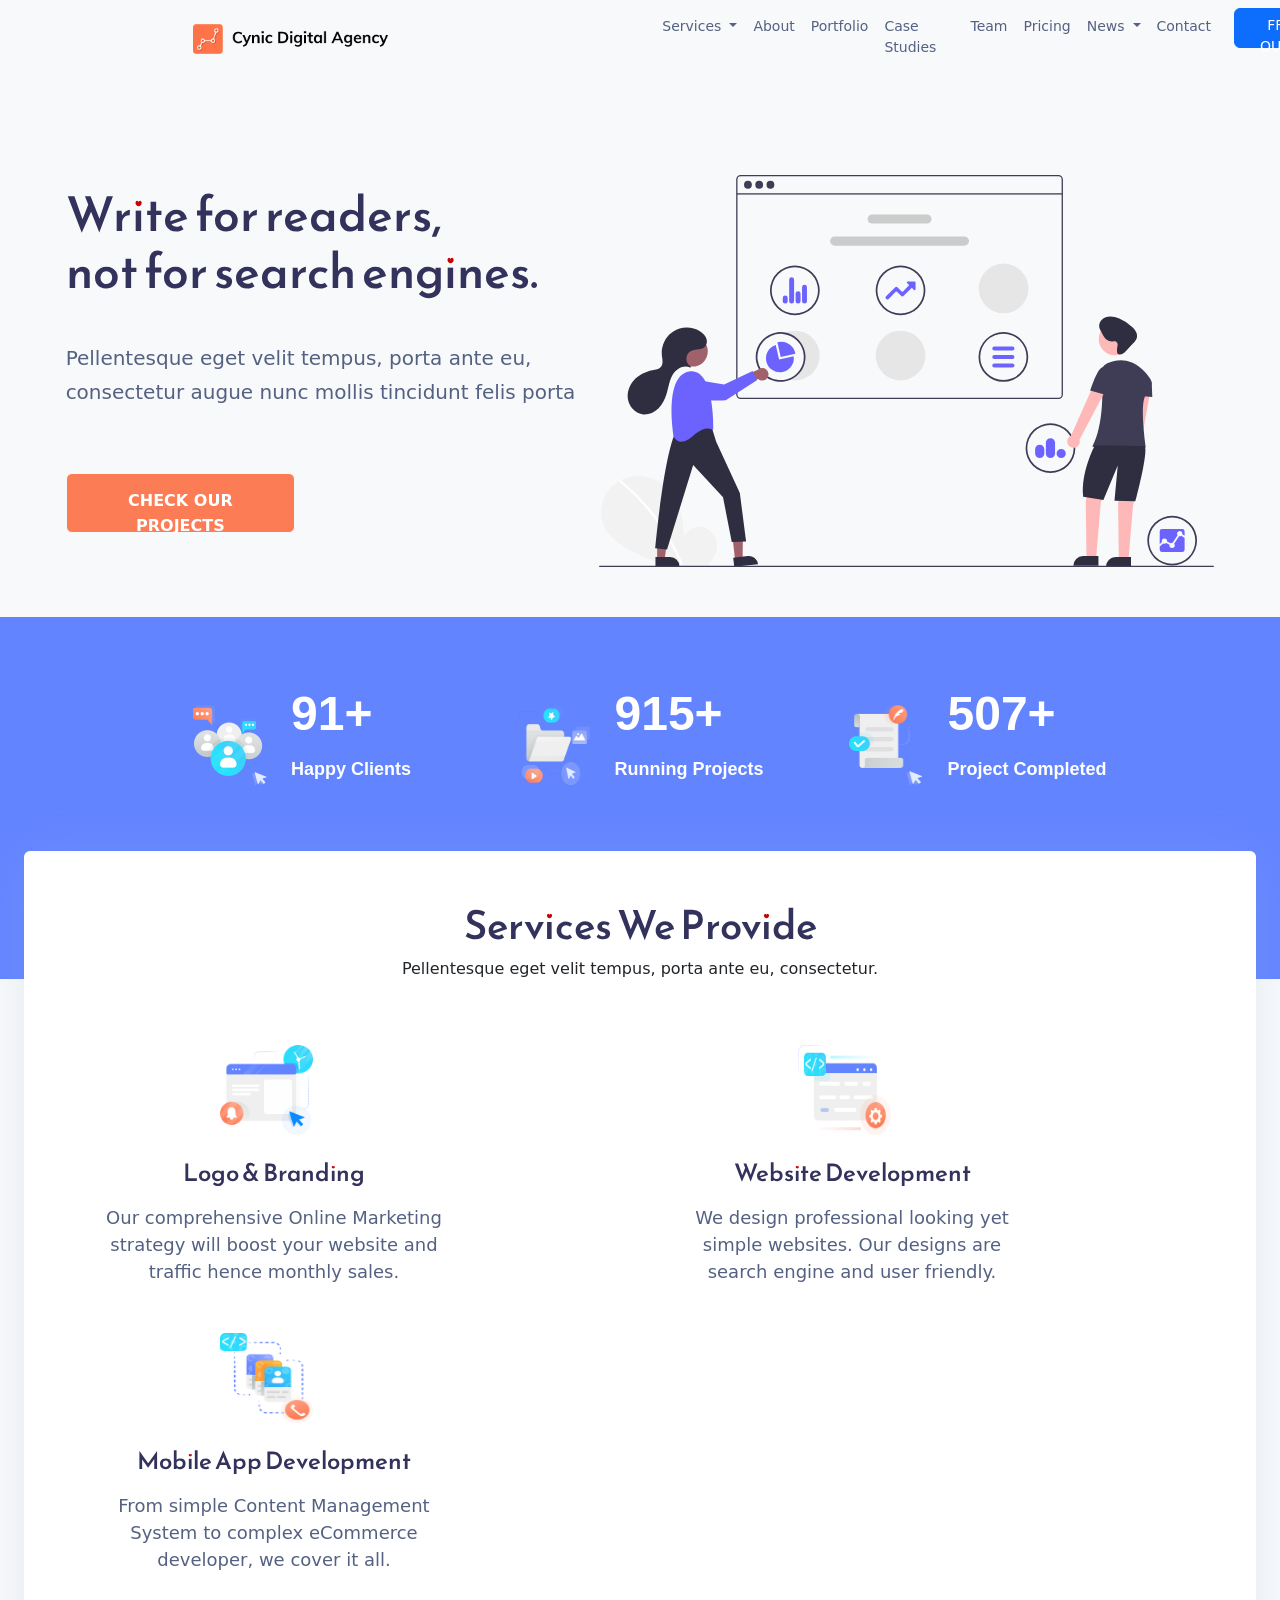
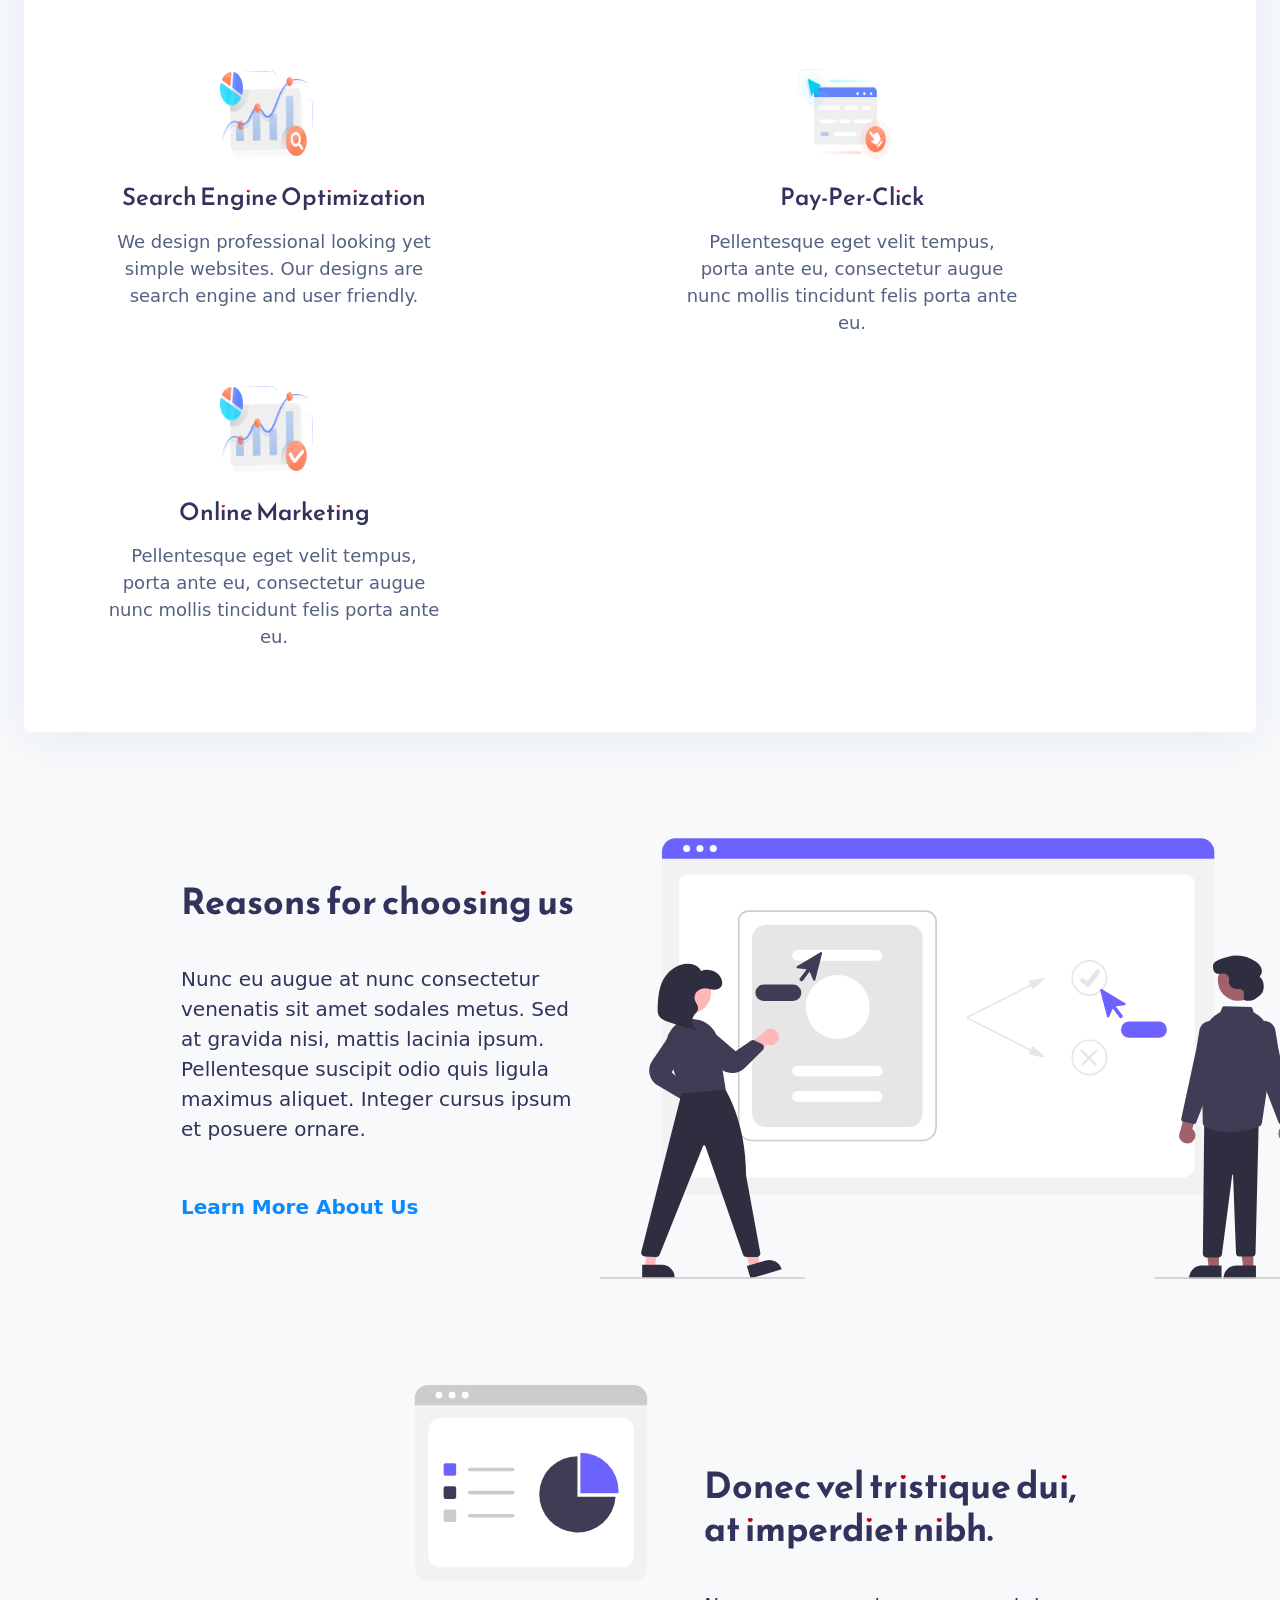
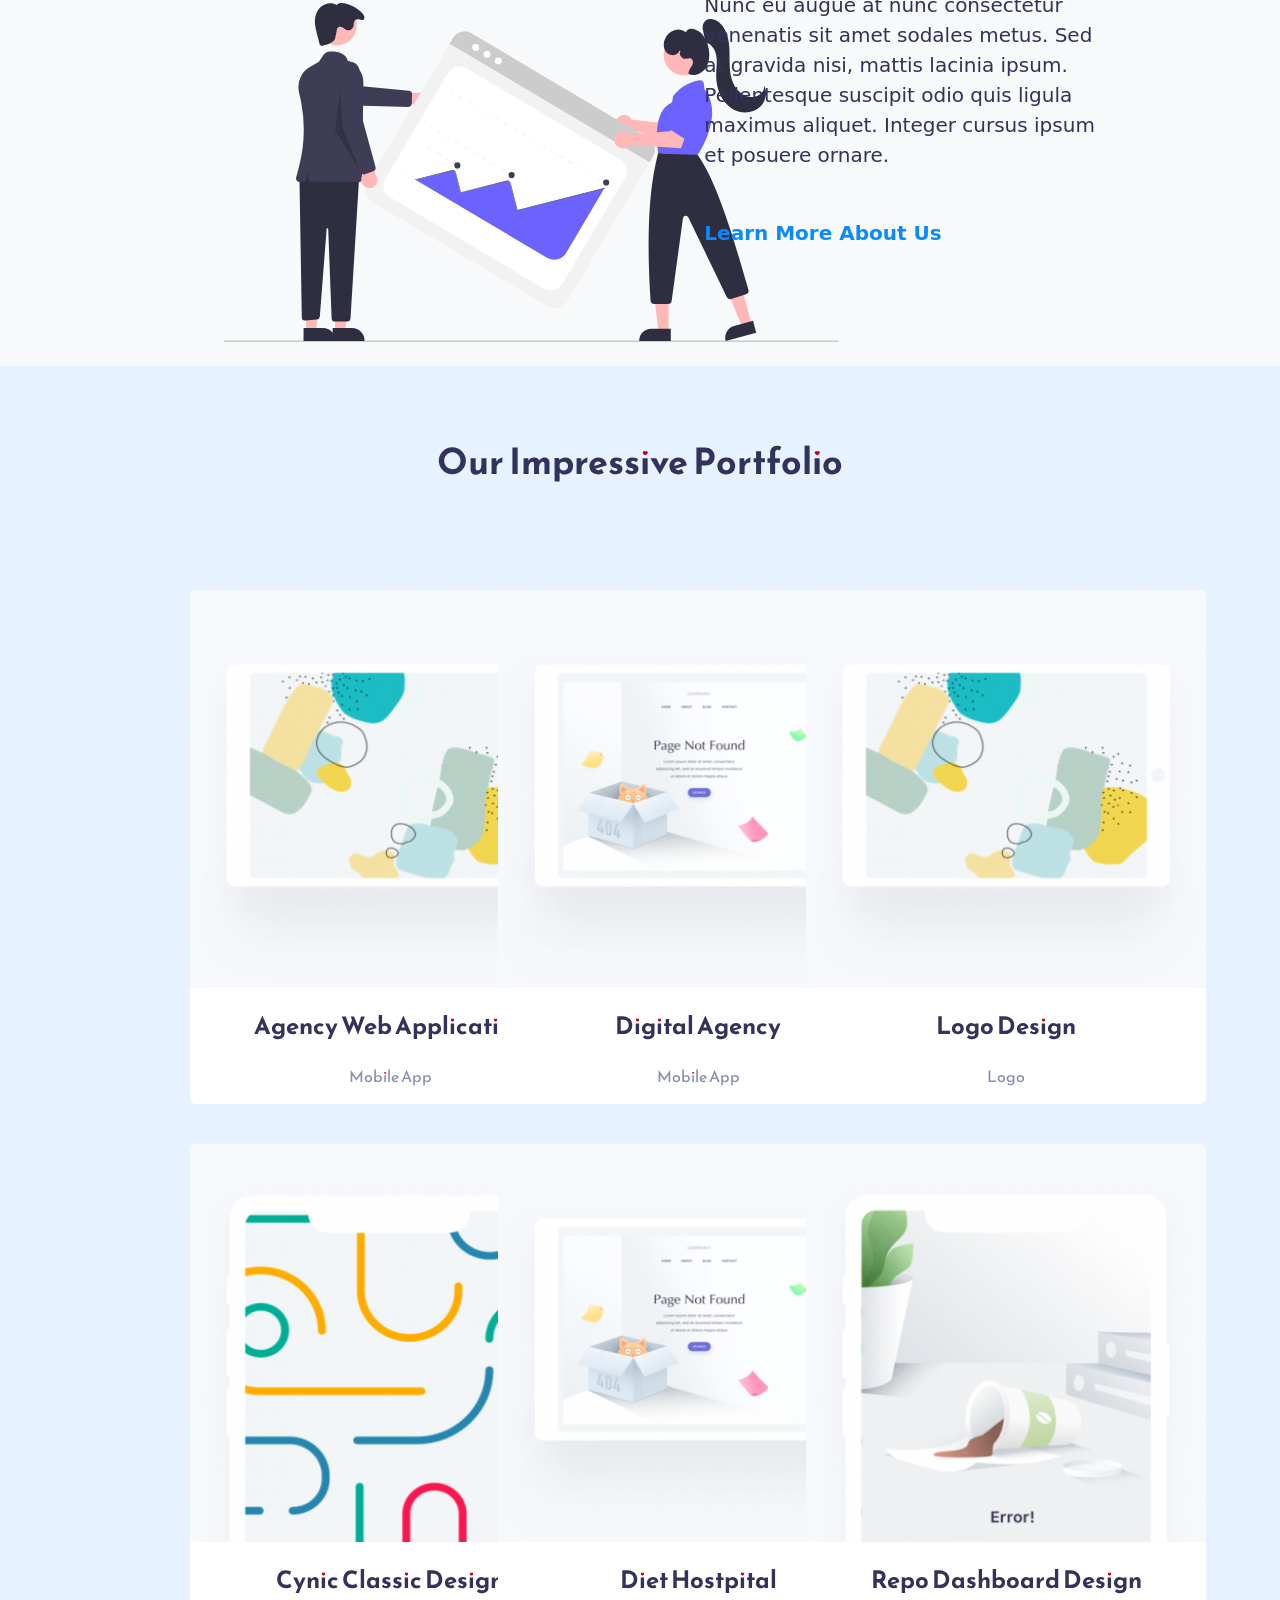
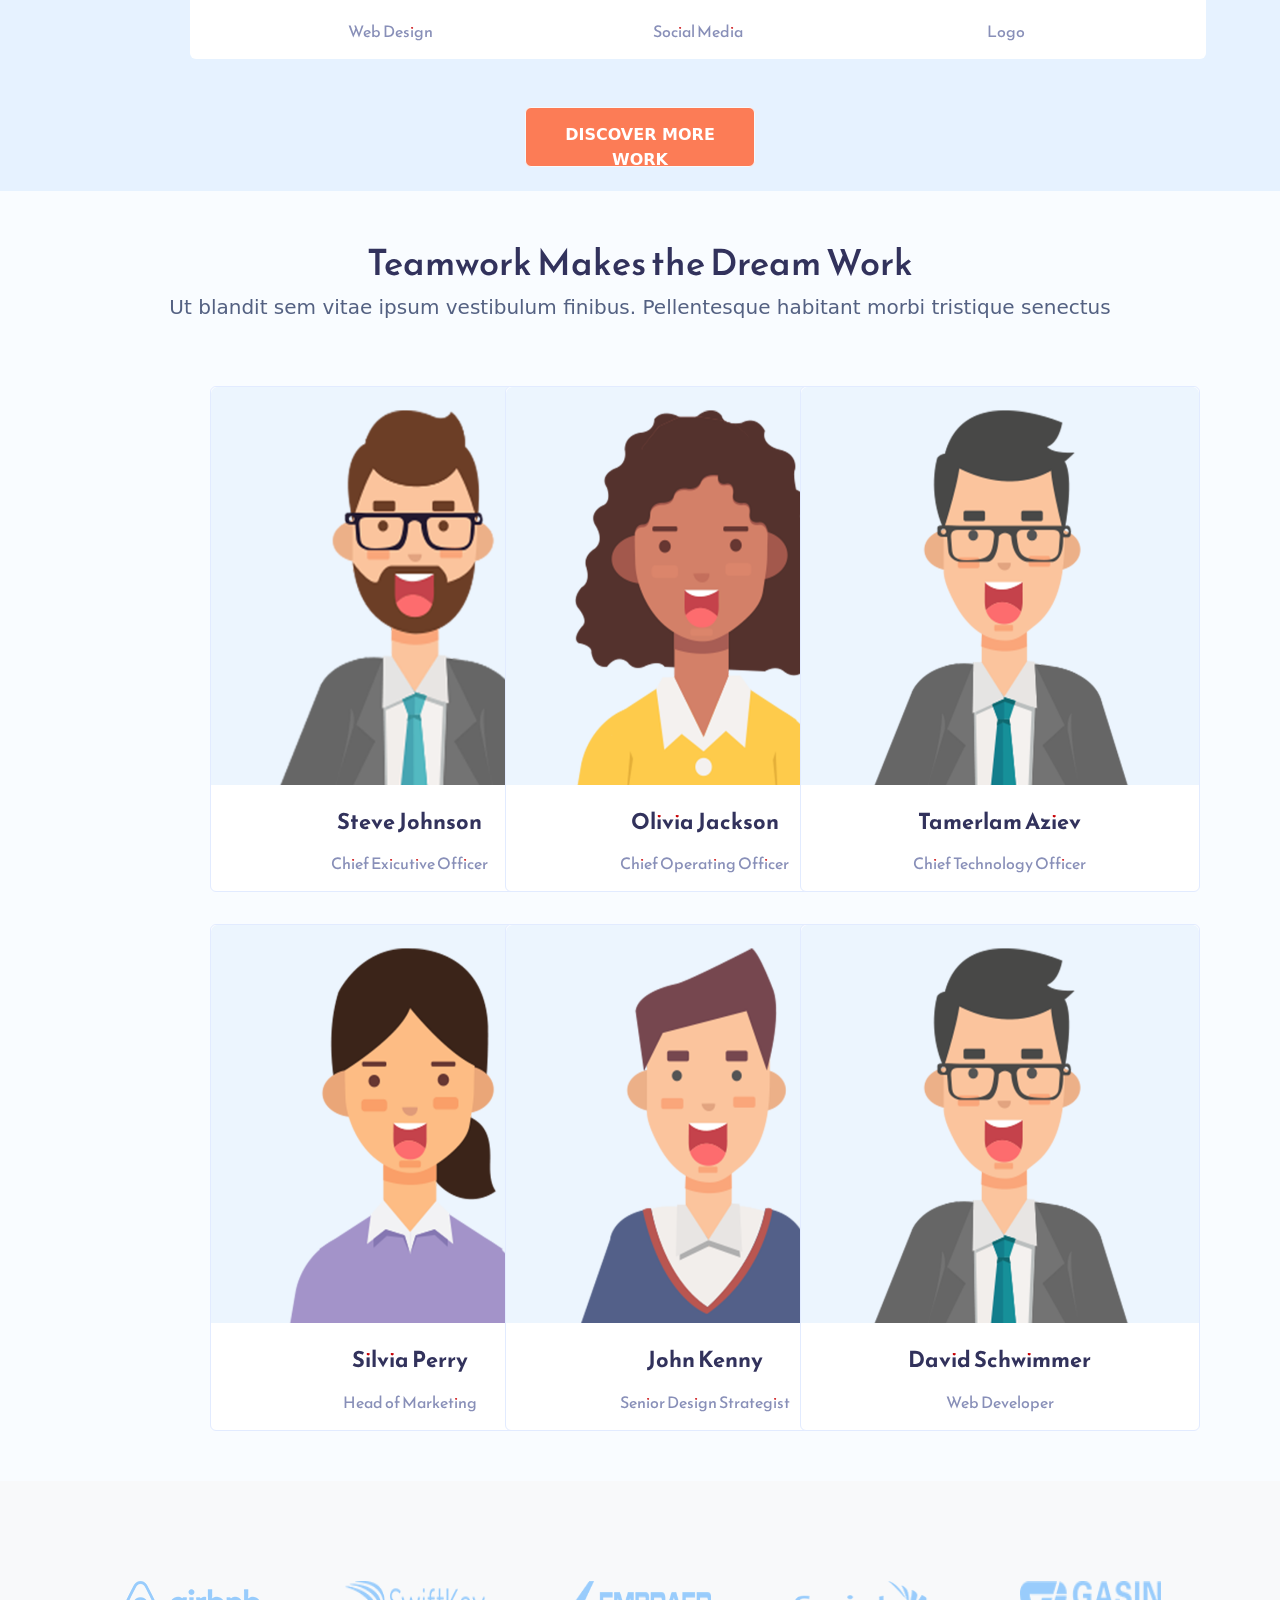
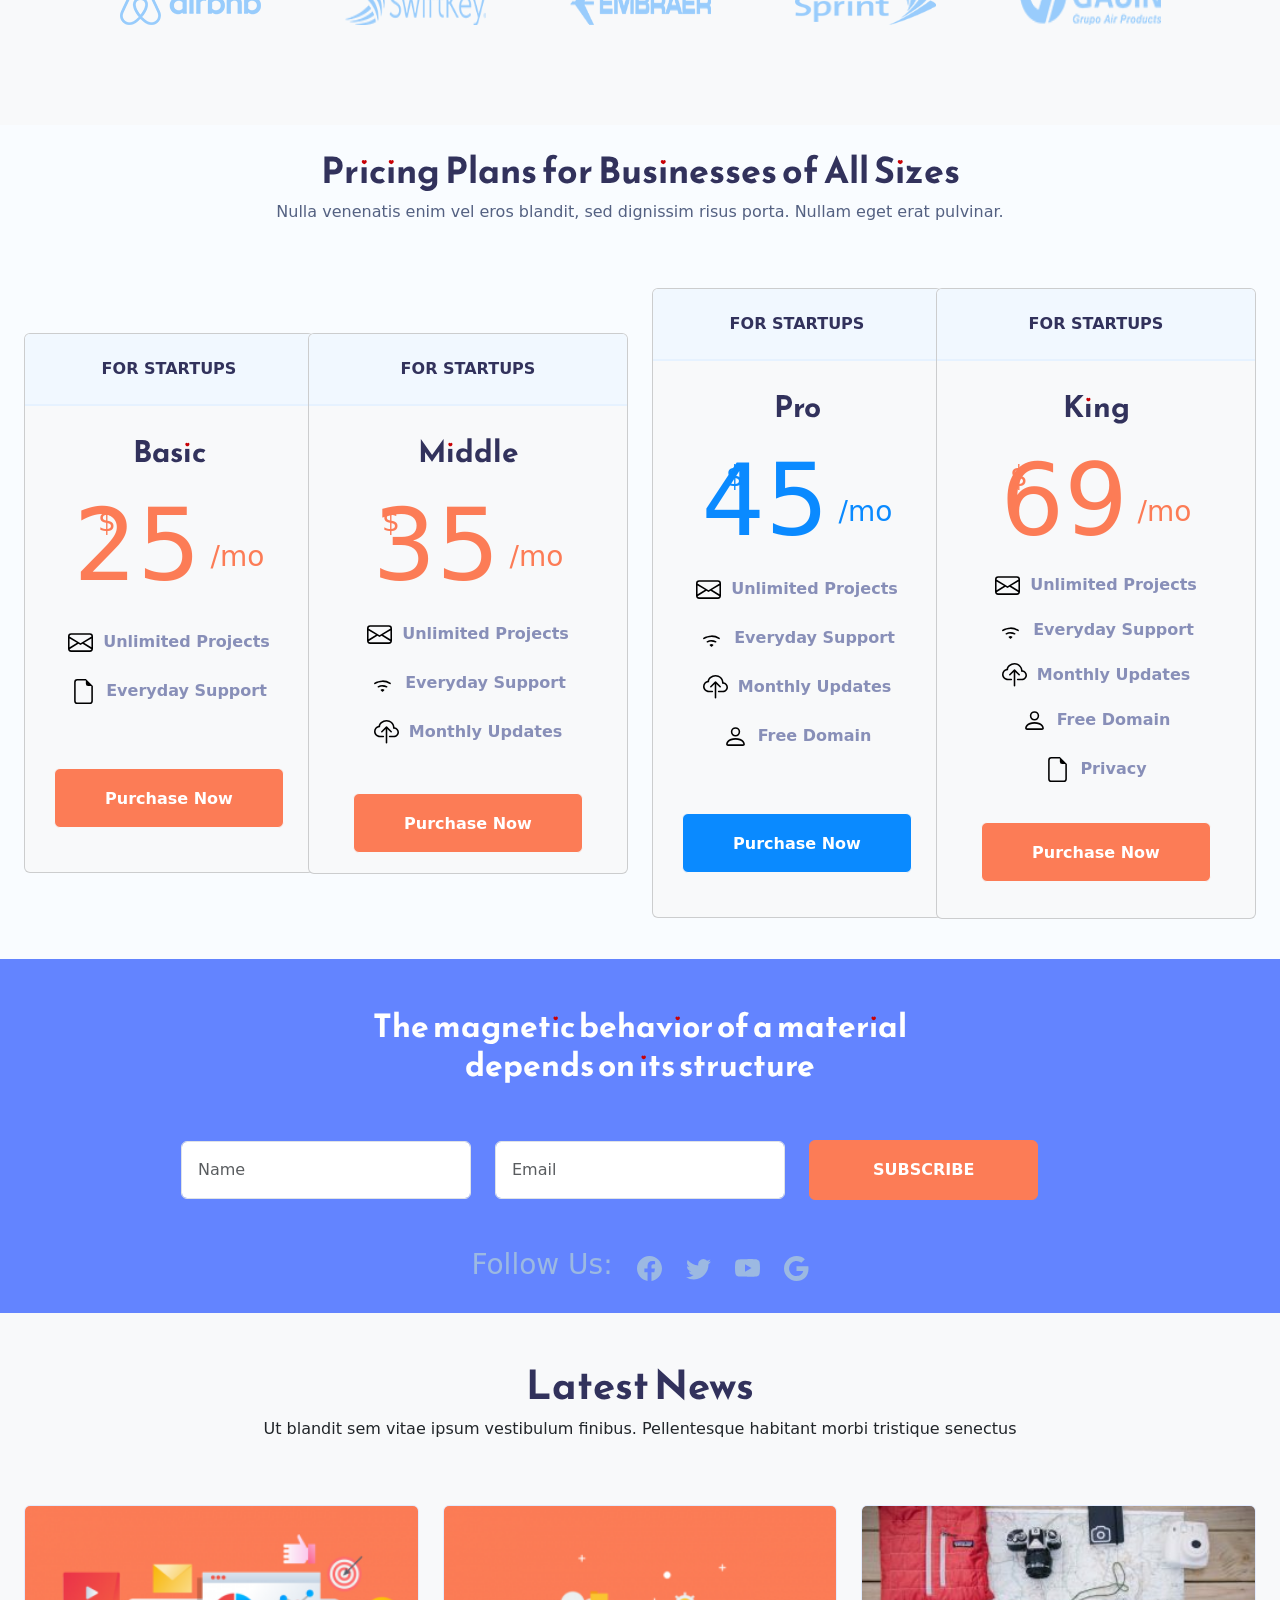
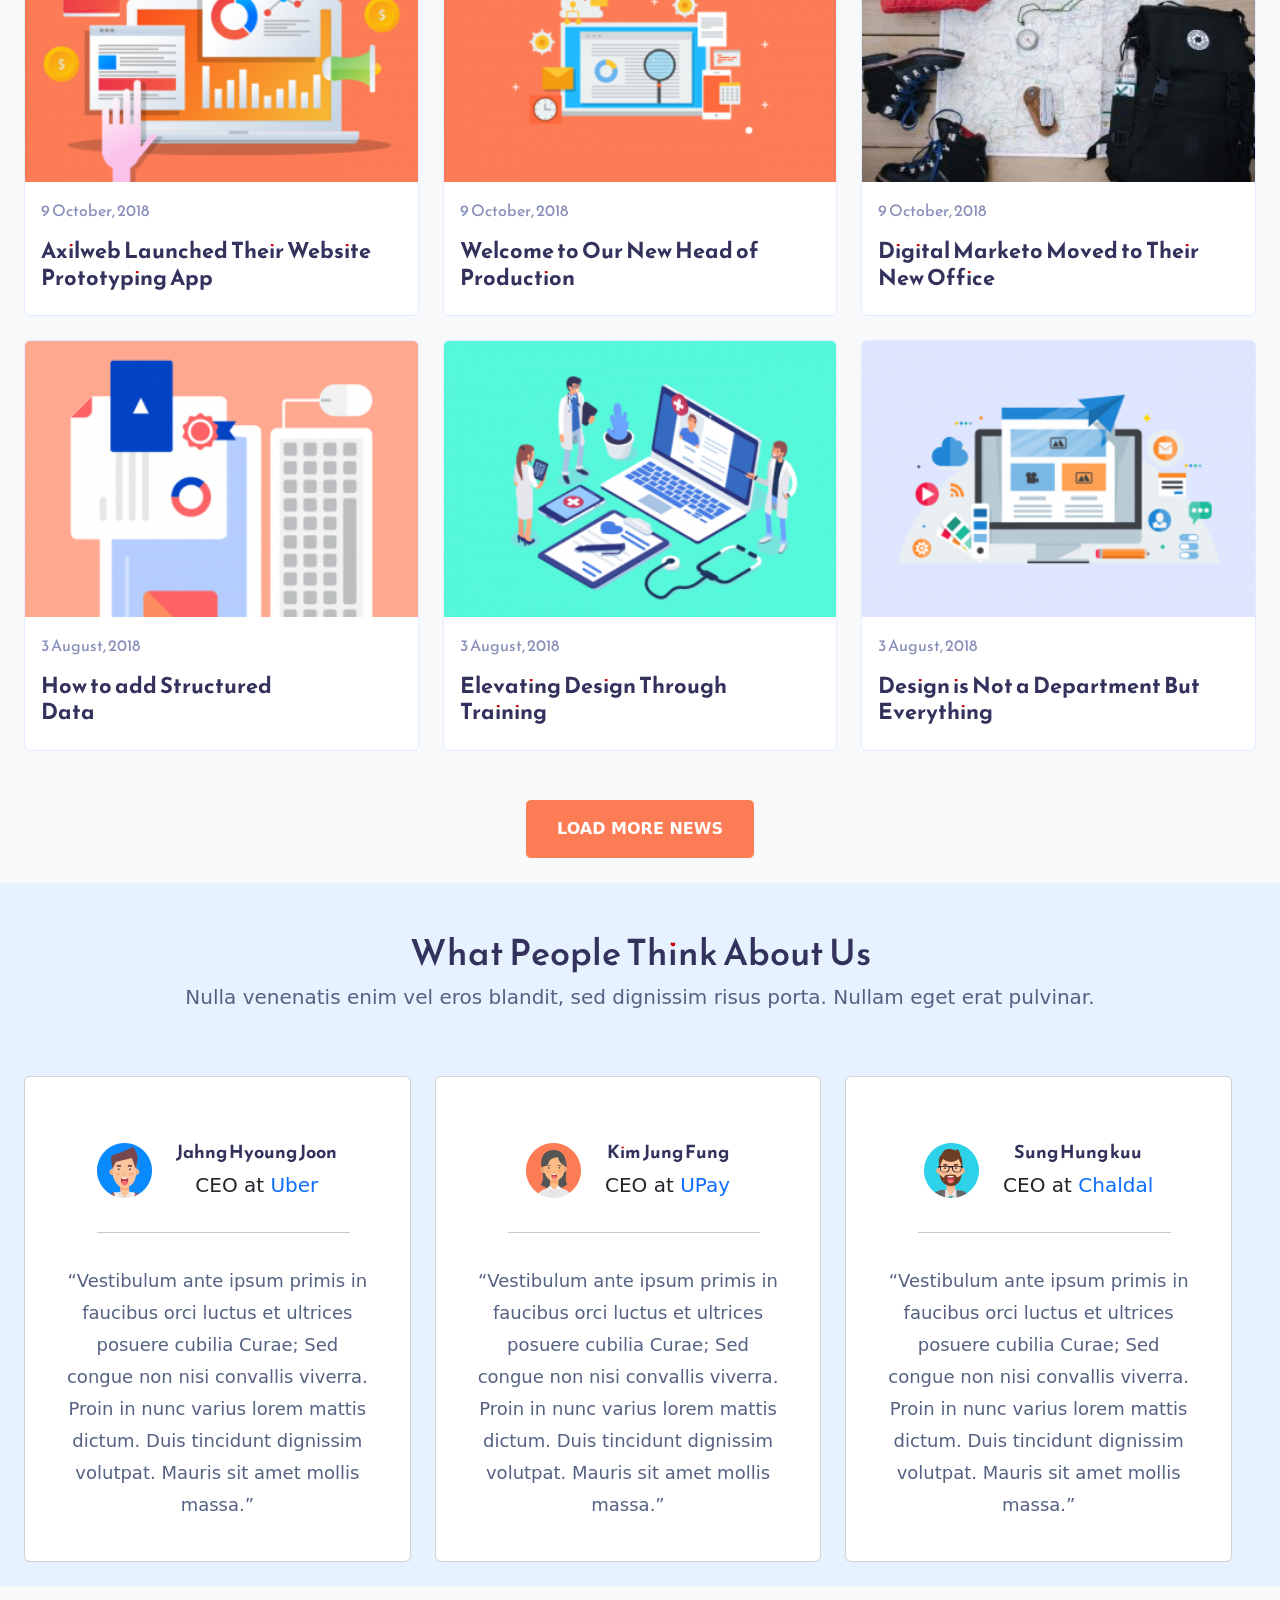
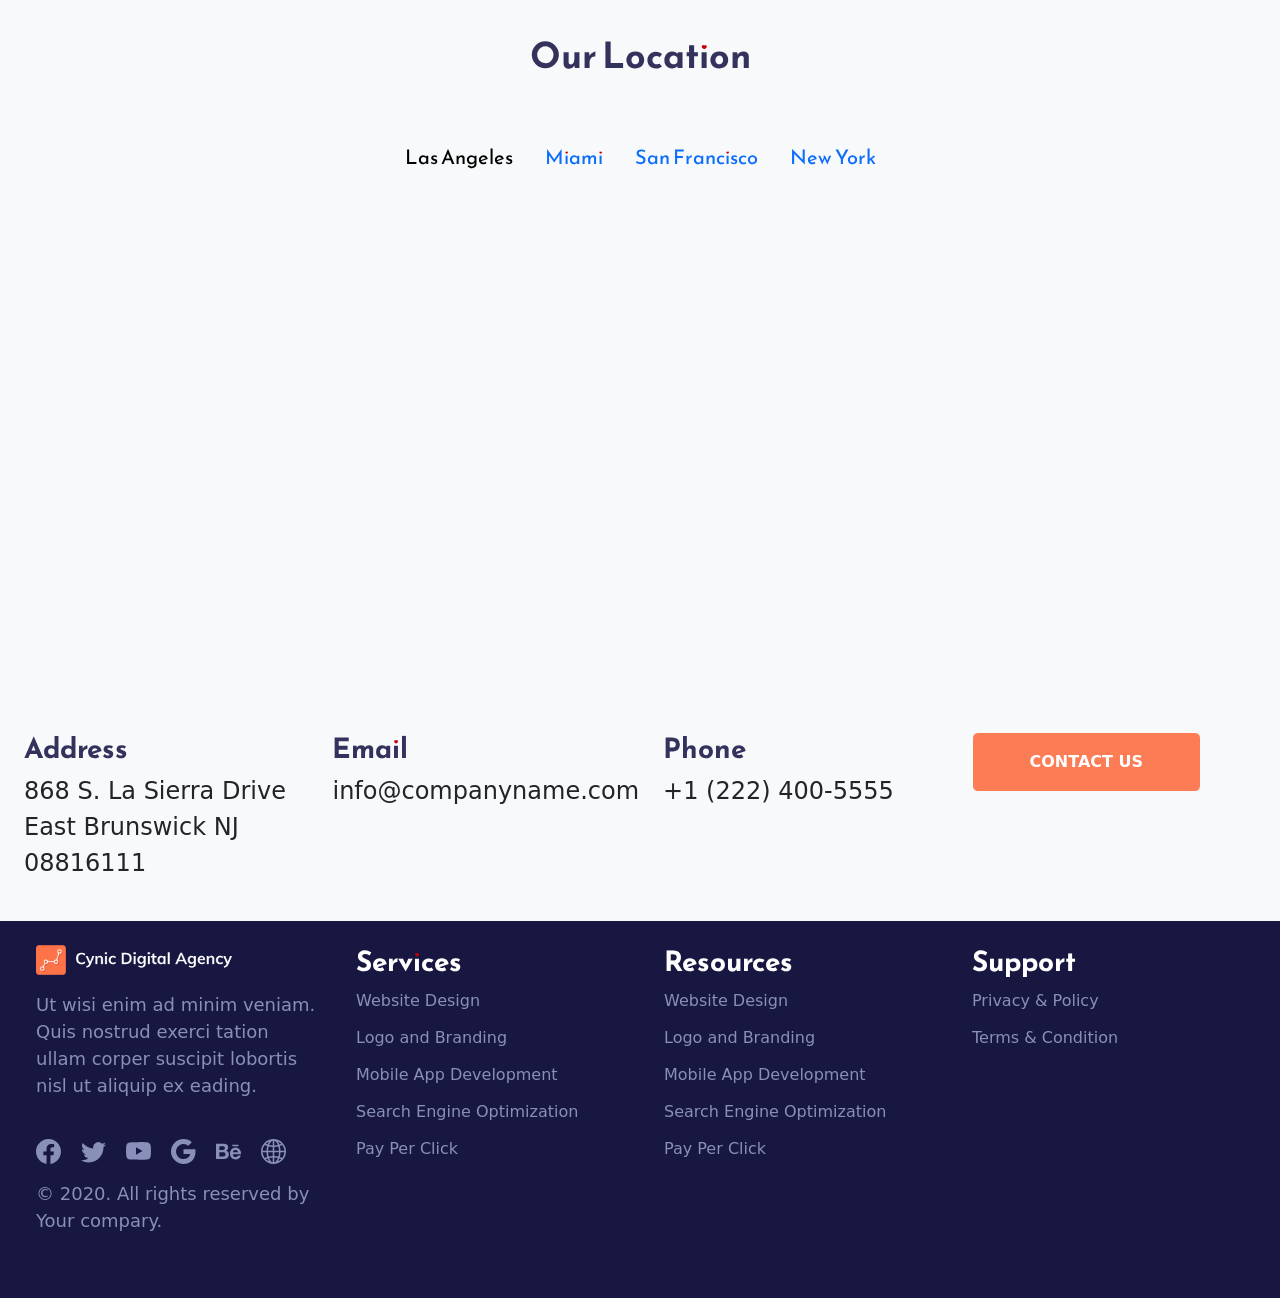
<file: My-Portfolio/lllustrated-Small-Digital-Agency/index.html>
<!DOCTYPE html>
<html lang="en">

<head>
  <meta charset="UTF-8" />
  <meta http-equiv="X-UA-Compatible" content="IE=edge" />
  <meta name="viewport" content="width=device-width, initial-scale=1.0" />
  <title>Cynic – Illustrated Small Digital Agency – Just another WordPress site</title>

  <link rel="icon" href="./Images/Main Logo Title.png" />

  <!-- CSS only -->
  <link href="https://cdn.jsdelivr.net/npm/bootstrap@5.2.1/dist/css/bootstrap.min.css" rel="stylesheet"
    integrity="sha384-iYQeCzEYFbKjA/T2uDLTpkwGzCiq6soy8tYaI1GyVh/UjpbCx/TYkiZhlZB6+fzT" crossorigin="anonymous" />
  <!-- JavaScript Bundle with Popper -->
  <script src="https://cdn.jsdelivr.net/npm/bootstrap@5.2.1/dist/js/bootstrap.bundle.min.js"
    integrity="sha384-u1OknCvxWvY5kfmNBILK2hRnQC3Pr17a+RTT6rIHI7NnikvbZlHgTPOOmMi466C8"
    crossorigin="anonymous"></script>

  <!-- Google Fonts -->
  <link rel="preconnect" href="https://fonts.googleapis.com">
  <link rel="preconnect" href="https://fonts.gstatic.com" crossorigin>
  <link href="https://fonts.googleapis.com/css2?family=Reem+Kufi+Fun&display=swap" rel="stylesheet">

  <!-- Main Css -->
  <link rel="stylesheet" href="./main.css" />
</head>

<body>
  <nav class="navbar navbar-expand-lg bg-light">
    <div class="container-fluid navbar-left-right">
      <a class="navbar-brand" href="#">
        <img src="./Images/brand-logo.png" class="logo" alt="Mike" />
      </a>
      <button class="navbar-toggler" type="button" data-bs-toggle="collapse" data-bs-target="#navbarSupportedContent"
        aria-controls="navbarSupportedContent" aria-expanded="false" aria-label="Toggle navigation">
        <span class="navbar-toggler-icon"></span>
      </button>
      <div class="collapse navbar-collapse" id="navbarSupportedContent">
        <ul class="navbar-nav me-auto mb-2 mb-lg-0 navbar-left-ul">
          <li class="nav-item dropdown">
            <a class="nav-link dropdown-toggle navbar-color" href="#" role="button" data-bs-toggle="dropdown"
              aria-expanded="false">
              Services
            </a>
            <ul class="dropdown-menu">
              <li><a class="dropdown-item navbar-color navbar-dro-left" href="#">Website Design</a></li>
              <li><a class="dropdown-item navbar-color navbar-dro-left" href="#">Logo and Branding</a></li>
              <li>
                <a class="dropdown-item navbar-color navbar-dro-left" href="#">Mobile App Development</a>
              </li>
              <li>
                <a class="dropdown-item navbar-color navbar-dro-left" href="#">Search Engine Optimization</a>
              </li>
              <li><a class="dropdown-item navbar-color navbar-dro-left" href="#">Pay Per Click</a></li>
              <li>
                <a class="dropdown-item navbar-color navbar-dro-left" href="#">Social Media Marketing</a>
              </li>
            </ul>
          </li>
          <li class="nav-item">
            <a class="nav-link navbar-color" href="#">About</a>
          </li>
          <li class="nav-item">
            <a class="nav-link navbar-color" href="#">Portfolio</a>
          </li>
          <li class="nav-item">
            <a class="nav-link navbar-color" href="#">Case Studies</a>
          </li>
          <li class="nav-item">
            <a class="nav-link navbar-color" href="#">Team</a>
          </li>
          <li class="nav-item">
            <a class="nav-link navbar-color" href="#">Pricing</a>
          </li>
          <li class="nav-item dropdown">
            <a class="nav-link dropdown-toggle navbar-color" href="#" role="button" data-bs-toggle="dropdown"
              aria-expanded="false">
              News
            </a>
            <ul class="dropdown-menu">
              <li><a class="dropdown-item navbar-color navbar-dro-left" href="#">News Version 1</a></li>
              <li><a class="dropdown-item navbar-color navbar-dro-left" href="#">News Version 2</a></li>
          </li>
        </ul>
        </li>
        <li class="nav-item">
          <a class="nav-link navbar-color" href="#">Contact</a>
        </li>
        <button type="button" class="btn btn-primary navbar-btn">FREE QUOTE</button>
        </ul>
      </div>
    </div>
  </nav>

  <div class="container-fluid px-4 p-4 bg-light text-dark pt-4 d-flex justify-content-center ">
    <div class="row pt-4 mt-4 flex-direction media-screen-center">
      <div class="col">
        <h1 class="main-text-size">Write for readers,<br />
          not for search engines.</h1>
        <p class="main-text-size-p">Pellentesque eget velit tempus, porta ante eu,<br />
          consectetur augue nunc mollis tincidunt felis porta</p>

        <p><button type="button" class="btn btn-light main-text-btn fw-bold">CHECK OUR PROJECTS</button></p>
      </div>

      <div class="col">
        <img src="./SVG/undraw_data_points_re_vkpq.svg" class="main-cover-img" alt="Mike" />
      </div>

    </div>
  </div>

  <div class="container-fluid px-4 p-4 theme-bg-1 main-text-padding-bottom">
    <div class="row d-flex justify-content-center">
      <div class="col-sm-3 d-flex align-items-center justify-content-center">

        <div class="main-icon-1">
          <img src="./Images/Main Icons - 1.png" class="icon-1" alt="Mike" />
        </div>

        <div class="main-icon-text ms-4">
          <h1 class="main-icon-number all-page-card-text-size">91+</h1>
          <p class="main-icon-text all-page-card-text-size">Happy Clients</p>
        </div>
      </div>

      <div class="col-sm-3 d-flex align-items-center justify-content-center ms-4">
        <div class="main-icon-1">
          <img src="./Images/Main Icons - 2.png" class="icon-1" alt="Mike" />
        </div>

        <div class="main-icon-text ms-4">
          <h1 class="main-icon-number all-page-card-text-size">915+</h1>
          <p class="main-icon-text all-page-card-text-size">Running Projects</p>
        </div>
      </div>

      <div class="col-sm-3 d-flex align-items-center justify-content-center ms-4">
        <div class="main-icon-1">
          <img src="./Images/Main Icons - 3.png" class="icon-1" alt="Mike" />
        </div>

        <div class="main-icon-text ms-4">
          <h1 class="main-icon-number all-page-card-text-size">507+</h1>
          <p class="main-icon-text all-page-card-text-size">Project Completed</p>
        </div>
      </div>
    </div>
  </div>

  <div class="container-fluid px-4 p-4 bg-light text-dark">
    <div class="row flex-direction">
      <div class="col d-flex justify-content-center">
        <div class="theme-card-wh">
          <h1 class="text-center font-family fs-1">Services We Provide</h1>
          <p class="text-center">Pellentesque eget velit tempus, porta ante eu, consectetur.</p>

          <div class="row pt-4 mt-4">
            <div class="col">
              <div class="card text-center p-3 border-none" style="width: 25rem;">
                <img src="./Services Images/Images - 1.png" class="card-img-top icon-wh" alt="Mike" />
                <div class="card-body">
                  <h5 class="card-title pb-2 pt-2 fs-4 font-family all-page-card-text-size">Logo & Branding</h5>
                  <p class="card-text card-icon-size all-page-card-text-size">Our comprehensive Online Marketing
                    strategy will boost your website and traffic hence
                    monthly sales.</p>
                </div>
              </div>
            </div>

            <div class="col">
              <div class="card text-center p-3 border-none" style="width: 25rem;">
                <img src="./Services Images/Images - 2.png" class="card-img-top icon-wh" alt="Mike" />
                <div class="card-body">
                  <h5 class="card-title pb-2 pt-2 fs-4 font-family all-page-card-text-size">Website Development</h5>
                  <p class="card-text card-icon-size all-page-card-text-size">We design professional looking yet simple
                    websites. Our designs are search engine and user friendly.</p>
                </div>
              </div>
            </div>

            <div class="col">
              <div class="card text-center p-3 border-none" style="width: 25rem;">
                <img src="./Services Images/Images - 3.png" class="card-img-top icon-wh" alt="Mike" />
                <div class="card-body">
                  <h5 class="card-title pb-2 pt-2 fs-4 font-family all-page-card-text-size">Mobile App Development</h5>
                  <p class="card-text card-icon-size all-page-card-text-size">From simple Content Management System to
                    complex eCommerce developer, we cover it all.</p>
                </div>
              </div>
            </div>

          </div>

          <div class="row pt-4 mt-4">
            <div class="col">
              <div class="card text-center p-3 border-none" style="width: 25rem;">
                <img src="./Services Images/IMages - 4.png" class="card-img-top icon-wh" alt="Mike" />
                <div class="card-body">
                  <h5 class="card-title pb-2 pt-2 fs-4 font-family all-page-card-text-size">Search Engine Optimization
                  </h5>
                  <p class="card-text card-icon-size all-page-card-text-size">We design professional looking yet simple
                    websites. Our designs are search engine and user friendly.</p>
                </div>
              </div>
            </div>

            <div class="col">
              <div class="card text-center p-3 border-none" style="width: 25rem;">
                <img src="./Services Images/Images - 5.png" class="card-img-top icon-wh" alt="Mike" />
                <div class="card-body">
                  <h5 class="card-title pb-2 pt-2 fs-4 font-family all-page-card-text-size">Pay-Per-Click</h5>
                  <p class="card-text card-icon-size all-page-card-text-size">Pellentesque eget velit tempus, porta ante
                    eu, consectetur augue nunc mollis tincidunt felis porta ante eu.</p>
                </div>
              </div>
            </div>

            <div class="col">
              <div class="card text-center p-3 border-none" style="width: 25rem;">
                <img src="./Services Images/Images - 6.png" class="card-img-top icon-wh" alt="Mike" />
                <div class="card-body">
                  <h5 class="card-title pb-2 pt-2 fs-4 font-family all-page-card-text-size">Online Marketing</h5>
                  <p class="card-text card-icon-size all-page-card-text-size">Pellentesque eget velit tempus, porta ante
                    eu, consectetur augue nunc mollis tincidunt felis porta ante eu.</p>
                </div>
              </div>
            </div>

          </div>

        </div>
      </div>
    </div>
  </div>

  <div class="container-fluid px-4 p-4 bg-light text-dark d-flex justify-content-center">
    <div class="row align-items-center flex-direction d-flex justify-content-center">
      <div class="col-sm-4">
        <h1 class="left-text-1 font-family fw-bold text-center-media">Reasons for choosing us</h1>
        <p class="left-text-p text-center-media">Nunc eu augue at nunc consectetur venenatis sit amet sodales metus. Sed
          at gravida nisi, mattis
          lacinia ipsum. Pellentesque suscipit odio quis ligula maximus aliquet. Integer cursus ipsum et posuere ornare.
        </p>

        <p class="mt-4 pt-4"><a href="#" class="left-link-text main-link-1">Learn More About Us</a></p>
      </div>

      <div class="col-sm-5">
        <img src="./SVG/Number - 2.svg" class="right-img" alt="Mike" />
      </div>

    </div>
  </div>

  <div class="container-fluid px-4 p-4 bg-light text-dark d-flex justify-content-center">
    <div class="row align-items-center d-flex justify-content-center flex-direction d-flex justify-content-center">
      <div class="col-sm-5">
        <img src="./SVG/Left Number - 3.svg" class="right-img" alt="Mike" />
      </div>

      <div class="col-sm-4">
        <h1 class="left-text-1 font-family fw-bold text-center-media">Donec vel tristique dui, at imperdiet nibh.</h1>
        <p class="left-text-p text-center-media">Nunc eu augue at nunc consectetur venenatis sit amet sodales metus. Sed
          at gravida nisi,
          mattis lacinia ipsum. Pellentesque suscipit odio quis ligula maximus aliquet. Integer cursus ipsum et posuere
          ornare.</p>
        <p class="mt-4 pt-4"><a href="#" class="left-link-text main-link-1">Learn More About Us</a></p>
      </div>
    </div>
  </div>

  <div class="container-fluid px-4 p-4 pfo-bg d-flex justify-content-center">
    <div class="row d-flex justify-content-center align-items-center flex-direction">
      <div class="col">
        <h1 class="pfo-text-h1 font-family text-center">Our Impressive Portfolio</h1>
      </div>

      <div class="row pt-4 mt-4 d-flex justify-content-center align-items-center flex-direction">
        <div class="col col-sm-3">
          <div class="card text-center border-none card-box" style="width: 25rem;">
            <img src="./Portfolio Images/Images - 1.png" class="card-img-top pfo-img" alt="Mike" />
            <div class="card-body">
              <h3 class="card-text font-family fs-4 fw-bold p-2 pfo-car-mb-h3 all-page-card-text-size">Agency Web
                Application</h3>
              <p class="card-text pfo-card-text-p">Mobile App</p>
            </div>
          </div>
        </div>

        <div class="col col-sm-3">
          <div class="card text-center border-none card-box pfo-media-top" style="width: 25rem;">
            <img src="./Portfolio Images/Images - 2.png" class="card-img-top pfo-img" alt="Mike" />
            <div class="card-body">
              <h3 class="card-text font-family fs-4 fw-bold p-2 pfo-car-mb-h3 all-page-card-text-size">Digital Agency
              </h3>
              <p class="card-text pfo-card-text-p">Mobile App</p>
            </div>
          </div>
        </div>

        <div class="col col-sm-3">
          <div class="card text-center border-none card-box pfo-media-top" style="width: 25rem;">
            <img src="./Portfolio Images/Images - 3.png" class="card-img-top pfo-img" alt="Mike" />
            <div class="card-body">
              <h3 class="card-text font-family fs-4 fw-bold p-2 pfo-car-mb-h3 all-page-card-text-size">Logo Design</h3>
              <p class="card-text pfo-card-text-p">Logo</p>
            </div>
          </div>
        </div>

      </div>

      <div class="row pt-4 mt-3 d-flex justify-content-center align-items-center flex-direction">
        <div class="col col-sm-3">
          <div class="card text-center border-none card-box" style="width: 25rem;">
            <img src="./Portfolio Images/Images - 4.png" class="card-img-top pfo-img" alt="Mike" />
            <div class="card-body">
              <h3 class="card-text font-family fs-4 fw-bold p-2 pfo-car-mb-h3 all-page-card-text-size">Cynic Classic
                Design</h3>
              <p class="card-text pfo-card-text-p"> Web Design</p>
            </div>
          </div>
        </div>

        <div class="col col-sm-3">
          <div class="card text-center border-none card-box pfo-media-top" style="width: 25rem;">
            <img src="./Portfolio Images/Images - 5.png" class="card-img-top pfo-img" alt="Mike" />
            <div class="card-body">
              <h3 class="card-text font-family fs-4 fw-bold p-2 pfo-car-mb-h3 all-page-card-text-size">Diet Hostpital
              </h3>
              <p class="card-text pfo-card-text-p">Social Media</p>
            </div>
          </div>
        </div>

        <div class="col col-sm-3">
          <div class="card text-center border-none card-box pfo-media-top" style="width: 25rem;">
            <img src="./Portfolio Images/Images - 6.png" class="card-img-top pfo-img" alt="Mike" />
            <div class="card-body">
              <h3 class="card-text font-family fs-4 fw-bold p-2 pfo-car-mb-h3 all-page-card-text-size">Repo Dashboard
                Design</h3>
              <p class="card-text pfo-card-text-p">Logo</p>
            </div>
          </div>
        </div>

      </div>

      <div class="row mt-4 pt-4 text-center">
        <div class="col">
          <button type="button" class="btn btn-light main-text-btn fw-bold">DISCOVER MORE WORK</button>
        </div>
      </div>

    </div>
  </div>

  <div class="container-fluid px-4 p-4 theme-bg text-dark bg-p d-flex justify-content-center">
    <div class="row d-flex justify-content-center">
      <div class="col">
        <h2 class="text-center font-family tk-text-h1-size">Teamwork Makes the Dream Work</h2>
        <p class="text-center tk-text-p-size">Ut blandit sem vitae ipsum vestibulum finibus. Pellentesque habitant
          morbi
          tristique senectus</p>
      </div>

      <div class="row pt-4 mt-4 d-flex justify-content-center">
        <div class="col col-sm-3">
          <div class="card text-center tk-img-border card-box" style="width: 25rem;">
            <img src="./Team Work Images/Images - 1.png" class="card-img-top tk-img" alt="Mike" />
            <div class="card-body">
              <h3 class="card-text fw-bold p-2 font-family tk-text-size-img all-page-card-text-size">Steve Johnson</h3>
              <p class="card-text tk-text-color-p-img">Chief Exicutive Officer</p>
            </div>
          </div>
        </div>

        <div class="col col-sm-3">
          <div class="card text-center tk-img-border card-box pfo-media-top" style="width: 25rem;">
            <img src="./Team Work Images/Images - 2.png" class="card-img-top tk-img" alt="Mike" />
            <div class="card-body">
              <h3 class="card-text fw-bold p-2 font-family tk-text-size-img all-page-card-text-size">Olivia Jackson</h3>
              <p class="card-text tk-text-color-p-img">Chief Operating Officer</p>
            </div>
          </div>
        </div>

        <div class="col col-sm-3">
          <div class="card text-center tk-img-border card-box pfo-media-top" style="width: 25rem;">
            <img src="./Team Work Images/Images - 3.png" class="card-img-top tk-img" alt="Mike" />
            <div class="card-body">
              <h3 class="card-text fw-bold p-2 font-family tk-text-size-img all-page-card-text-size">Tamerlam Aziev</h3>
              <p class="card-text tk-text-color-p-img">Chief Technology Officer</p>
            </div>
          </div>
        </div>

      </div>

      <div class="row pt-3 mt-3 d-flex justify-content-center">
        <div class="col col-sm-3">
          <div class="card text-center tk-img-border card-box" style="width: 25rem;">
            <img src="./Team Work Images/Images - 4.png" class="card-img-top tk-img" alt="Mike" />
            <div class="card-body">
              <h3 class="card-text fw-bold p-2 font-family tk-text-size-img all-page-card-text-size">Silvia Perry</h3>
              <p class="card-text tk-text-color-p-img">Head of Marketing</p>
            </div>
          </div>
        </div>

        <div class="col col-sm-3">
          <div class="card text-center tk-img-border card-box pfo-media-top" style="width: 25rem;">
            <img src="./Team Work Images/Images - 5.png" class="card-img-top tk-img" alt="Mike" />
            <div class="card-body">
              <h3 class="card-text fw-bold p-2 font-family tk-text-size-img all-page-card-text-size">John Kenny</h3>
              <p class="card-text tk-text-color-p-img">Senior Design Strategist</p>
            </div>
          </div>
        </div>

        <div class="col col-sm-3">
          <div class="card text-center tk-img-border card-box pfo-media-top" style="width: 25rem;">
            <img src="./Team Work Images/Images - 6.png" class="card-img-top tk-img" alt="Mike" />
            <div class="card-body">
              <h3 class="card-text fw-bold p-2 font-family tk-text-size-img all-page-card-text-size">David Schwimmer
              </h3>
              <p class="card-text tk-text-color-p-img">Web Developer</p>
            </div>
          </div>
        </div>
      </div>

    </div>

  </div>

  <div class="container-fluid px-4 bg-light text-dark cm-padding d-flex justify-content-center">
    <div class="row flex-direction">
      <div class="col cm-margin-left-right">
        <img src="./Company Logo/Images - 1.png" class="cm-logo" alt="Mike" />
      </div>

      <div class="col cm-margin-left-right pfo-media-top">
        <img src="./Company Logo/Images - 2.png" class="cm-logo" alt="Mike" />
      </div>

      <div class="col cm-margin-left-right pfo-media-top">
        <img src="./Company Logo/Images - 3.png" class="cm-logo" alt="Mike" />
      </div>

      <div class="col cm-margin-left-right pfo-media-top">
        <img src="./Company Logo/Images - 4.png" class="cm-logo" alt="Mike" />
      </div>

      <div class="col cm-margin-left-right pfo-media-top">
        <img src="./Company Logo/Images - 5.png" class="cm-logo" alt="Mike" />
      </div>
    </div>
  </div>

  <div class="container-fluid px-4 p-4 theme-bg text-dark">
    <div class="row flex-direction">
      <div class="col">
        <h2 class="font-family fw-bold all-text-h2 text-center">Pricing Plans for Businesses of All Sizes</h2>
        <p class="all-color-p text-center">Nulla venenatis enim vel eros blandit, sed dignissim risus porta.
          Nullam eget erat pulvinar.</p>
      </div>
    </div>

    <div class="row d-flex justify-content-center align-items-center pt-4 mt-4 flex-direction">
      <div class="col-12 col-xl-6 col-sm-6 flex-direction">
        <div class="row flex-direction d-flex justify-content-center flex-center">
          <div class="col">
            <div class="card text-bg-light mb-3" style="max-width: 25rem;">
              <div class="card-header text-center all-card-header">FOR STARTUPS</div>
              <div class="card-body text-center card-padding">
                <h5 class="card-title card-text-h5 p-2 fw-bold">Basic</h5>
                <h3 class="card-main-nu"><sup class="fs-3 card-position">$</sup>25 <sup
                    class="fs-3 card-position-mo">/mo</sup></h3>

                <div class="d-flex pt-3 justify-content-center">
                  <p><svg xmlns="http://www.w3.org/2000/svg" width="25" height="25" fill="currentColor"
                      class="bi bi-envelope" viewBox="0 0 16 16">
                      <path
                        d="M0 4a2 2 0 0 1 2-2h12a2 2 0 0 1 2 2v8a2 2 0 0 1-2 2H2a2 2 0 0 1-2-2V4Zm2-1a1 1 0 0 0-1 1v.217l7 4.2 7-4.2V4a1 1 0 0 0-1-1H2Zm13 2.383-4.708 2.825L15 11.105V5.383Zm-.034 6.876-5.64-3.471L8 9.583l-1.326-.795-5.64 3.47A1 1 0 0 0 2 13h12a1 1 0 0 0 .966-.741ZM1 11.105l4.708-2.897L1 5.383v5.722Z" />
                    </svg></p>

                  <p class="card-icons-text fw-bold">Unlimited Projects</p>
                </div>

                <div class="d-flex pt-2 justify-content-center">
                  <p><svg xmlns="http://www.w3.org/2000/svg" width="25" height="25" fill="currentColor"
                      class="bi bi-file-earmark" viewBox="0 0 16 16">
                      <path
                        d="M14 4.5V14a2 2 0 0 1-2 2H4a2 2 0 0 1-2-2V2a2 2 0 0 1 2-2h5.5L14 4.5zm-3 0A1.5 1.5 0 0 1 9.5 3V1H4a1 1 0 0 0-1 1v12a1 1 0 0 0 1 1h8a1 1 0 0 0 1-1V4.5h-2z" />
                    </svg></p>

                  <p class="card-icons-text fw-bold">Everyday Support</p>
                </div>

                <div class="pt-4 mt-4 mb-4">
                  <button type="button" class="btn btn-light main-text-btn fw-bold">Purchase Now</button>
                </div>

              </div>
            </div>
          </div>

          <div class="col">
            <div class="card text-bg-light mb-3 card-left-2-2" style="max-width: 25rem;">
              <div class="card-header all-card-header">FOR STARTUPS</div>
              <div class="card-body card-padding text-center">
                <h5 class="card-title card-text-h5 p-2 fw-bold">Middle</h5>
                <h3 class="card-main-nu"><sup class="fs-3 card-position">$</sup>35 <sup
                    class="fs-3 card-position-mo">/mo</sup></h3>

                <div class="d-flex justify-content-center pt-2">
                  <p><svg xmlns="http://www.w3.org/2000/svg" width="25" height="25" fill="currentColor"
                      class="bi bi-envelope" viewBox="0 0 16 16">
                      <path
                        d="M0 4a2 2 0 0 1 2-2h12a2 2 0 0 1 2 2v8a2 2 0 0 1-2 2H2a2 2 0 0 1-2-2V4Zm2-1a1 1 0 0 0-1 1v.217l7 4.2 7-4.2V4a1 1 0 0 0-1-1H2Zm13 2.383-4.708 2.825L15 11.105V5.383Zm-.034 6.876-5.64-3.471L8 9.583l-1.326-.795-5.64 3.47A1 1 0 0 0 2 13h12a1 1 0 0 0 .966-.741ZM1 11.105l4.708-2.897L1 5.383v5.722Z" />
                    </svg></p>

                  <p class="card-icons-text fw-bold">Unlimited Projects</p>
                </div>

                <div class="d-flex justify-content-center pt-2">
                  <p><svg xmlns="http://www.w3.org/2000/svg" width="25" height="25" fill="currentColor"
                      class="bi bi-wifi-2" viewBox="0 0 16 16">
                      <path
                        d="M13.229 8.271c.216-.216.194-.578-.063-.745A9.456 9.456 0 0 0 8 6c-1.905 0-3.68.56-5.166 1.526a.48.48 0 0 0-.063.745.525.525 0 0 0 .652.065A8.46 8.46 0 0 1 8 7a8.46 8.46 0 0 1 4.577 1.336c.205.132.48.108.652-.065zm-2.183 2.183c.226-.226.185-.605-.1-.75A6.473 6.473 0 0 0 8 9c-1.06 0-2.062.254-2.946.704-.285.145-.326.524-.1.75l.015.015c.16.16.408.19.611.09A5.478 5.478 0 0 1 8 10c.868 0 1.69.201 2.42.56.203.1.45.07.611-.091l.015-.015zM9.06 12.44c.196-.196.198-.52-.04-.66A1.99 1.99 0 0 0 8 11.5a1.99 1.99 0 0 0-1.02.28c-.238.14-.236.464-.04.66l.706.706a.5.5 0 0 0 .708 0l.707-.707z" />
                    </svg></p>

                  <p class="card-icons-text fw-bold">Everyday Support</p>
                </div>

                <div class="d-flex justify-content-center pt-2">
                  <p><svg xmlns="http://www.w3.org/2000/svg" width="25" height="25" fill="currentColor"
                      class="bi bi-cloud-upload" viewBox="0 0 16 16">
                      <path fill-rule="evenodd"
                        d="M4.406 1.342A5.53 5.53 0 0 1 8 0c2.69 0 4.923 2 5.166 4.579C14.758 4.804 16 6.137 16 7.773 16 9.569 14.502 11 12.687 11H10a.5.5 0 0 1 0-1h2.688C13.979 10 15 8.988 15 7.773c0-1.216-1.02-2.228-2.313-2.228h-.5v-.5C12.188 2.825 10.328 1 8 1a4.53 4.53 0 0 0-2.941 1.1c-.757.652-1.153 1.438-1.153 2.055v.448l-.445.049C2.064 4.805 1 5.952 1 7.318 1 8.785 2.23 10 3.781 10H6a.5.5 0 0 1 0 1H3.781C1.708 11 0 9.366 0 7.318c0-1.763 1.266-3.223 2.942-3.593.143-.863.698-1.723 1.464-2.383z" />
                      <path fill-rule="evenodd"
                        d="M7.646 4.146a.5.5 0 0 1 .708 0l3 3a.5.5 0 0 1-.708.708L8.5 5.707V14.5a.5.5 0 0 1-1 0V5.707L5.354 7.854a.5.5 0 1 1-.708-.708l3-3z" />
                    </svg></p>

                  <p class="card-icons-text fw-bold">Monthly Updates</p>
                </div>

                <div class="pt-3 mt-3">
                  <button type="button" class="btn btn-light main-text-btn fw-bold">Purchase Now</button>
                </div>

              </div>
            </div>
          </div>
        </div>
      </div>

      <div class="col-12 col-xl-6 col-sm-6">
        <div class="row d-flex justify-content-center flex-direction">
          <div class="col">
            <div class="card text-bg-light mb-3" style="max-width: 25rem;">
              <div class="card-header all-card-header">FOR STARTUPS</div>
              <div class="card-body card-padding text-center">
                <h5 class="card-title card-text-h5 p-2 fw-bold">Pro</h5>
                <h3 class="card-main-nu card-main-2-nu-color"><sup class="fs-3 card-position">$</sup>45 <sup
                    class="fs-3 card-position-mo">/mo</sup></h3>

                <div class="d-flex justify-content-center pt-2">
                  <p><svg xmlns="http://www.w3.org/2000/svg" width="25" height="25" fill="currentColor"
                      class="bi bi-envelope" viewBox="0 0 16 16">
                      <path
                        d="M0 4a2 2 0 0 1 2-2h12a2 2 0 0 1 2 2v8a2 2 0 0 1-2 2H2a2 2 0 0 1-2-2V4Zm2-1a1 1 0 0 0-1 1v.217l7 4.2 7-4.2V4a1 1 0 0 0-1-1H2Zm13 2.383-4.708 2.825L15 11.105V5.383Zm-.034 6.876-5.64-3.471L8 9.583l-1.326-.795-5.64 3.47A1 1 0 0 0 2 13h12a1 1 0 0 0 .966-.741ZM1 11.105l4.708-2.897L1 5.383v5.722Z" />
                    </svg></p>

                  <p class="card-icons-text fw-bold">Unlimited Projects</p>
                </div>

                <div class="d-flex justify-content-center pt-2">
                  <p><svg xmlns="http://www.w3.org/2000/svg" width="25" height="25" fill="currentColor"
                      class="bi bi-wifi-2" viewBox="0 0 16 16">
                      <path
                        d="M13.229 8.271c.216-.216.194-.578-.063-.745A9.456 9.456 0 0 0 8 6c-1.905 0-3.68.56-5.166 1.526a.48.48 0 0 0-.063.745.525.525 0 0 0 .652.065A8.46 8.46 0 0 1 8 7a8.46 8.46 0 0 1 4.577 1.336c.205.132.48.108.652-.065zm-2.183 2.183c.226-.226.185-.605-.1-.75A6.473 6.473 0 0 0 8 9c-1.06 0-2.062.254-2.946.704-.285.145-.326.524-.1.75l.015.015c.16.16.408.19.611.09A5.478 5.478 0 0 1 8 10c.868 0 1.69.201 2.42.56.203.1.45.07.611-.091l.015-.015zM9.06 12.44c.196-.196.198-.52-.04-.66A1.99 1.99 0 0 0 8 11.5a1.99 1.99 0 0 0-1.02.28c-.238.14-.236.464-.04.66l.706.706a.5.5 0 0 0 .708 0l.707-.707z" />
                    </svg></p>

                  <p class="card-icons-text fw-bold">Everyday Support</p>
                </div>

                <div class="d-flex justify-content-center pt-2">
                  <p><svg xmlns="http://www.w3.org/2000/svg" width="25" height="25" fill="currentColor"
                      class="bi bi-cloud-upload" viewBox="0 0 16 16">
                      <path fill-rule="evenodd"
                        d="M4.406 1.342A5.53 5.53 0 0 1 8 0c2.69 0 4.923 2 5.166 4.579C14.758 4.804 16 6.137 16 7.773 16 9.569 14.502 11 12.687 11H10a.5.5 0 0 1 0-1h2.688C13.979 10 15 8.988 15 7.773c0-1.216-1.02-2.228-2.313-2.228h-.5v-.5C12.188 2.825 10.328 1 8 1a4.53 4.53 0 0 0-2.941 1.1c-.757.652-1.153 1.438-1.153 2.055v.448l-.445.049C2.064 4.805 1 5.952 1 7.318 1 8.785 2.23 10 3.781 10H6a.5.5 0 0 1 0 1H3.781C1.708 11 0 9.366 0 7.318c0-1.763 1.266-3.223 2.942-3.593.143-.863.698-1.723 1.464-2.383z" />
                      <path fill-rule="evenodd"
                        d="M7.646 4.146a.5.5 0 0 1 .708 0l3 3a.5.5 0 0 1-.708.708L8.5 5.707V14.5a.5.5 0 0 1-1 0V5.707L5.354 7.854a.5.5 0 1 1-.708-.708l3-3z" />
                    </svg></p>

                  <p class="card-icons-text fw-bold">Monthly Updates</p>
                </div>

                <div class="d-flex justify-content-center pt-2">
                  <p><svg xmlns="http://www.w3.org/2000/svg" width="25" height="25" fill="currentColor"
                      class="bi bi-person" viewBox="0 0 16 16">
                      <path
                        d="M8 8a3 3 0 1 0 0-6 3 3 0 0 0 0 6zm2-3a2 2 0 1 1-4 0 2 2 0 0 1 4 0zm4 8c0 1-1 1-1 1H3s-1 0-1-1 1-4 6-4 6 3 6 4zm-1-.004c-.001-.246-.154-.986-.832-1.664C11.516 10.68 10.289 10 8 10c-2.29 0-3.516.68-4.168 1.332-.678.678-.83 1.418-.832 1.664h10z" />
                    </svg></p>

                  <p class="card-icons-text fw-bold">Free Domain</p>
                </div>

                <div class="pt-4 mt-4 mb-4">
                  <button type="button" class="btn btn-light main-text-btn fw-bold all-card-2-btn">Purchase Now</button>
                </div>

              </div>
            </div>
          </div>

          <div class="col">
            <div class="card text-bg-light mb-3 card-left-2-2" style="max-width: 25rem;">
              <div class="card-header all-card-header">FOR STARTUPS</div>
              <div class="card-body card-padding text-center">
                <h5 class="card-title card-text-h5 p-2 fw-bold">King</h5>
                <h3 class="card-main-nu"><sup class="fs-3 card-position">$</sup>69 <sup
                    class="fs-3 card-position-mo">/mo</sup></h3>

                <div class="d-flex justify-content-center pt-1">
                  <p><svg xmlns="http://www.w3.org/2000/svg" width="25" height="25" fill="currentColor"
                      class="bi bi-envelope" viewBox="0 0 16 16">
                      <path
                        d="M0 4a2 2 0 0 1 2-2h12a2 2 0 0 1 2 2v8a2 2 0 0 1-2 2H2a2 2 0 0 1-2-2V4Zm2-1a1 1 0 0 0-1 1v.217l7 4.2 7-4.2V4a1 1 0 0 0-1-1H2Zm13 2.383-4.708 2.825L15 11.105V5.383Zm-.034 6.876-5.64-3.471L8 9.583l-1.326-.795-5.64 3.47A1 1 0 0 0 2 13h12a1 1 0 0 0 .966-.741ZM1 11.105l4.708-2.897L1 5.383v5.722Z" />
                    </svg></p>

                  <p class="card-icons-text fw-bold">Unlimited Projects</p>
                </div>

                <div class="d-flex justify-content-center pt-1">
                  <p><svg xmlns="http://www.w3.org/2000/svg" width="25" height="25" fill="currentColor"
                      class="bi bi-wifi-2" viewBox="0 0 16 16">
                      <path
                        d="M13.229 8.271c.216-.216.194-.578-.063-.745A9.456 9.456 0 0 0 8 6c-1.905 0-3.68.56-5.166 1.526a.48.48 0 0 0-.063.745.525.525 0 0 0 .652.065A8.46 8.46 0 0 1 8 7a8.46 8.46 0 0 1 4.577 1.336c.205.132.48.108.652-.065zm-2.183 2.183c.226-.226.185-.605-.1-.75A6.473 6.473 0 0 0 8 9c-1.06 0-2.062.254-2.946.704-.285.145-.326.524-.1.75l.015.015c.16.16.408.19.611.09A5.478 5.478 0 0 1 8 10c.868 0 1.69.201 2.42.56.203.1.45.07.611-.091l.015-.015zM9.06 12.44c.196-.196.198-.52-.04-.66A1.99 1.99 0 0 0 8 11.5a1.99 1.99 0 0 0-1.02.28c-.238.14-.236.464-.04.66l.706.706a.5.5 0 0 0 .708 0l.707-.707z" />
                    </svg></p>

                  <p class="card-icons-text fw-bold">Everyday Support</p>
                </div>

                <div class="d-flex justify-content-center pt-1">
                  <p><svg xmlns="http://www.w3.org/2000/svg" width="25" height="25" fill="currentColor"
                      class="bi bi-cloud-upload" viewBox="0 0 16 16">
                      <path fill-rule="evenodd"
                        d="M4.406 1.342A5.53 5.53 0 0 1 8 0c2.69 0 4.923 2 5.166 4.579C14.758 4.804 16 6.137 16 7.773 16 9.569 14.502 11 12.687 11H10a.5.5 0 0 1 0-1h2.688C13.979 10 15 8.988 15 7.773c0-1.216-1.02-2.228-2.313-2.228h-.5v-.5C12.188 2.825 10.328 1 8 1a4.53 4.53 0 0 0-2.941 1.1c-.757.652-1.153 1.438-1.153 2.055v.448l-.445.049C2.064 4.805 1 5.952 1 7.318 1 8.785 2.23 10 3.781 10H6a.5.5 0 0 1 0 1H3.781C1.708 11 0 9.366 0 7.318c0-1.763 1.266-3.223 2.942-3.593.143-.863.698-1.723 1.464-2.383z" />
                      <path fill-rule="evenodd"
                        d="M7.646 4.146a.5.5 0 0 1 .708 0l3 3a.5.5 0 0 1-.708.708L8.5 5.707V14.5a.5.5 0 0 1-1 0V5.707L5.354 7.854a.5.5 0 1 1-.708-.708l3-3z" />
                    </svg></p>

                  <p class="card-icons-text fw-bold">Monthly Updates</p>
                </div>

                <div class="d-flex justify-content-center pt-1">
                  <p><svg xmlns="http://www.w3.org/2000/svg" width="25" height="25" fill="currentColor"
                      class="bi bi-person" viewBox="0 0 16 16">
                      <path
                        d="M8 8a3 3 0 1 0 0-6 3 3 0 0 0 0 6zm2-3a2 2 0 1 1-4 0 2 2 0 0 1 4 0zm4 8c0 1-1 1-1 1H3s-1 0-1-1 1-4 6-4 6 3 6 4zm-1-.004c-.001-.246-.154-.986-.832-1.664C11.516 10.68 10.289 10 8 10c-2.29 0-3.516.68-4.168 1.332-.678.678-.83 1.418-.832 1.664h10z" />
                    </svg></p>

                  <p class="card-icons-text fw-bold">Free Domain</p>
                </div>

                <div class="d-flex justify-content-center pt-2">
                  <p><svg xmlns="http://www.w3.org/2000/svg" width="25" height="25" fill="currentColor"
                      class="bi bi-file-earmark" viewBox="0 0 16 16">
                      <path
                        d="M14 4.5V14a2 2 0 0 1-2 2H4a2 2 0 0 1-2-2V2a2 2 0 0 1 2-2h5.5L14 4.5zm-3 0A1.5 1.5 0 0 1 9.5 3V1H4a1 1 0 0 0-1 1v12a1 1 0 0 0 1 1h8a1 1 0 0 0 1-1V4.5h-2z" />
                    </svg></p>

                  <p class="card-icons-text fw-bold">Privacy</p>
                </div>

                <div class="pt-3 mt-2 mb-3">
                  <button type="button" class="btn btn-light main-text-btn fw-bold">Purchase Now</button>
                </div>

              </div>
            </div>
          </div>

        </div>
      </div>

    </div>

  </div>

  <div class="container-fluid px-4 p-4 theme-bg-f text-white">
    <div class="row flex-direction">
      <div class="col pt-4">
        <h2 class="text-center fw-bold font-family text-white">The magnetic behavior of a material<br>
          depends on its structure</h2>
      </div>
    </div>

    <div class="row d-flex justify-content-center pt-4 mt-4 align-items-center flex-direction">
      <div class="col-sm-3">
        <input type="text" class="form-control p-3" placeholder="Name" aria-label="Name">
      </div>
      <div class="col-sm-3 pfo-media-top">
        <input type="text" class="form-control p-3" placeholder="Email" aria-label="Email">
      </div>

      <div class="col-sm-3 pfo-media-top flex-center">
        <button type="button" class="btn btn-light main-text-btn fw-bold border-colors">SUBSCRIBE</button>
      </div>

    </div>

    <div class="row pt-4 mt-4 text-center d-flex justify-content-center">
      <div class="col d-flex align-items-center justify-content-center follow-text-icons-color">
        <h3>Follow Us:</h3>

        <svg xmlns="http://www.w3.org/2000/svg" width="25" height="25" fill="currentColor"
          class="bi bi-facebook ms-4 media-form" viewBox="0 0 16 16">
          <path
            d="M16 8.049c0-4.446-3.582-8.05-8-8.05C3.58 0-.002 3.603-.002 8.05c0 4.017 2.926 7.347 6.75 7.951v-5.625h-2.03V8.05H6.75V6.275c0-2.017 1.195-3.131 3.022-3.131.876 0 1.791.157 1.791.157v1.98h-1.009c-.993 0-1.303.621-1.303 1.258v1.51h2.218l-.354 2.326H9.25V16c3.824-.604 6.75-3.934 6.75-7.951z" />
        </svg>

        <svg xmlns="http://www.w3.org/2000/svg" width="25" height="25" fill="currentColor"
          class="bi bi-twitter ms-4 media-form" viewBox="0 0 16 16">
          <path
            d="M5.026 15c6.038 0 9.341-5.003 9.341-9.334 0-.14 0-.282-.006-.422A6.685 6.685 0 0 0 16 3.542a6.658 6.658 0 0 1-1.889.518 3.301 3.301 0 0 0 1.447-1.817 6.533 6.533 0 0 1-2.087.793A3.286 3.286 0 0 0 7.875 6.03a9.325 9.325 0 0 1-6.767-3.429 3.289 3.289 0 0 0 1.018 4.382A3.323 3.323 0 0 1 .64 6.575v.045a3.288 3.288 0 0 0 2.632 3.218 3.203 3.203 0 0 1-.865.115 3.23 3.23 0 0 1-.614-.057 3.283 3.283 0 0 0 3.067 2.277A6.588 6.588 0 0 1 .78 13.58a6.32 6.32 0 0 1-.78-.045A9.344 9.344 0 0 0 5.026 15z" />
        </svg>

        <svg xmlns="http://www.w3.org/2000/svg" width="25" height="25" fill="currentColor"
          class="bi bi-youtube ms-4 media-form" viewBox="0 0 16 16">
          <path
            d="M8.051 1.999h.089c.822.003 4.987.033 6.11.335a2.01 2.01 0 0 1 1.415 1.42c.101.38.172.883.22 1.402l.01.104.022.26.008.104c.065.914.073 1.77.074 1.957v.075c-.001.194-.01 1.108-.082 2.06l-.008.105-.009.104c-.05.572-.124 1.14-.235 1.558a2.007 2.007 0 0 1-1.415 1.42c-1.16.312-5.569.334-6.18.335h-.142c-.309 0-1.587-.006-2.927-.052l-.17-.006-.087-.004-.171-.007-.171-.007c-1.11-.049-2.167-.128-2.654-.26a2.007 2.007 0 0 1-1.415-1.419c-.111-.417-.185-.986-.235-1.558L.09 9.82l-.008-.104A31.4 31.4 0 0 1 0 7.68v-.123c.002-.215.01-.958.064-1.778l.007-.103.003-.052.008-.104.022-.26.01-.104c.048-.519.119-1.023.22-1.402a2.007 2.007 0 0 1 1.415-1.42c.487-.13 1.544-.21 2.654-.26l.17-.007.172-.006.086-.003.171-.007A99.788 99.788 0 0 1 7.858 2h.193zM6.4 5.209v4.818l4.157-2.408L6.4 5.209z" />
        </svg>

        <svg xmlns="http://www.w3.org/2000/svg" width="25" height="25" fill="currentColor"
          class="bi bi-google ms-4 media-form" viewBox="0 0 16 16">
          <path
            d="M15.545 6.558a9.42 9.42 0 0 1 .139 1.626c0 2.434-.87 4.492-2.384 5.885h.002C11.978 15.292 10.158 16 8 16A8 8 0 1 1 8 0a7.689 7.689 0 0 1 5.352 2.082l-2.284 2.284A4.347 4.347 0 0 0 8 3.166c-2.087 0-3.86 1.408-4.492 3.304a4.792 4.792 0 0 0 0 3.063h.003c.635 1.893 2.405 3.301 4.492 3.301 1.078 0 2.004-.276 2.722-.764h-.003a3.702 3.702 0 0 0 1.599-2.431H8v-3.08h7.545z" />
        </svg>

      </div>

    </div>

  </div>

  <div class="container-fluid px-4 p-4 bg-light text-dark">
    <div class="row">
      <div class="col">
        <h1 class="font-family fw-bold pt-4 text-center">Latest News</h1>
        <p class="text-center">Ut blandit sem vitae ipsum vestibulum finibus. Pellentesque habitant morbi
          tristique senectus</p>
      </div>
    </div>

    <div class="row d-flex justify-content-center pt-4 mt-4 flex-direction">
      <div class="col-sm-3 col-xl-4 d-flex justify-content-center">
        <div class="card ln-img-border card-box" style="width: 25rem;">
          <img src="./Latesta News Images/Images - 1.png" class="card-img-top ln-img" alt="Mike" />
          <div class="card-body">
            <p class="card-text ln-date-color">9 October, 2018</p>
            <h3 class="ln-main-text-h3 fw-bold all-page-card-text-size">Axilweb Launched Their Website Prototyping App
            </h3>
          </div>
        </div>
      </div>

      <div class="col-sm-3 col-xl-4 d-flex justify-content-center">
        <div class="card ln-img-border card-box pfo-media-top" style="width: 25rem;">
          <img src="./Latesta News Images/Images - 2.png" class="card-img-top ln-img" alt="Mike" />
          <div class="card-body">
            <p class="card-text ln-date-color">9 October, 2018</p>
            <h3 class="ln-main-text-h3 fw-bold all-page-card-text-size">Welcome to Our New Head of Production</h3>
          </div>
        </div>
      </div>

      <div class="col-sm-3 col-xl-4 d-flex justify-content-center">
        <div class="card ln-img-border card-box pfo-media-top" style="width: 25rem;">
          <img src="./Latesta News Images/Images - 3.jpg" class="card-img-top ln-img" alt="Mike" />
          <div class="card-body">
            <p class="card-text ln-date-color">9 October, 2018</p>
            <h3 class="ln-main-text-h3 fw-bold all-page-card-text-size">Digital Marketo Moved to Their New Office</h3>
          </div>
        </div>
      </div>

    </div>

    <div class="row d-flex justify-content-center pt-4">
      <div class="col-sm-3 col-xl-4 d-flex justify-content-center">
        <div class="card ln-img-border card-box" style="width: 25rem;">
          <img src="./Latesta News Images/Images - 4.png" class="card-img-top ln-img" alt="Mike" />
          <div class="card-body">
            <p class="card-text ln-date-color">3 August, 2018</p>
            <h3 class="ln-main-text-h3 fw-bold all-page-card-text-size">How to add Structured <br>Data</h3>
          </div>
        </div>
      </div>

      <div class="col-sm-3 col-xl-4 d-flex justify-content-center">
        <div class="card ln-img-border card-box pfo-media-top" style="width: 25rem;">
          <img src="./Latesta News Images/Images - 5.png" class="card-img-top ln-img" alt="Mike" />
          <div class="card-body">
            <p class="card-text ln-date-color">3 August, 2018</p>
            <h3 class="ln-main-text-h3 fw-bold all-page-card-text-size">Elevating Design Through <br>Training</h3>
          </div>
        </div>
      </div>

      <div class="col-sm-3 col-xl-4 d-flex justify-content-center">
        <div class="card ln-img-border card-box pfo-media-top" style="width: 25rem;">
          <img src="./Latesta News Images/Images - 6.png" class="card-img-top ln-img" alt="Mike" />
          <div class="card-body">
            <p class="card-text ln-date-color">3 August, 2018</p>
            <h3 class="ln-main-text-h3 fw-bold all-page-card-text-size">Design is Not a Department But Everything</h3>
          </div>
        </div>
      </div>

    </div>

    <div class="row pt-4 mt-4 d-flex justify-content-center text-center">
      <div class="col">
        <button type="button" class="btn btn-light main-text-btn fw-bold">LOAD MORE NEWS</button>
      </div>
    </div>

  </div>

  <div class="container-fluid px-4 p-4 at-theme-bg pt-4 d-flex justify-content-center">
    <div class="row flex-direction">
      <div class="col">
        <h2 class="at-main-text-h2 pt-4 text-center">What People Think About Us</h2>
        <p class="at-text-p text-center">Nulla venenatis enim vel eros blandit, sed dignissim risus porta.
          Nullam eget erat pulvinar.</p>
      </div>

      <div class="row d-flex justify-content-center pt-4 mt-4">
        <div class="col-sm-3 col-xl-4 d-flex justify-content-center">
          <div class="card text-center p-4 card-box" style="width: 390px;">

            <div class="d-flex align-items-center justify-content-center pt-4">

              <div class="img">
                <img src="./About Us Images/Images - 1.png" class="card-img-top at-card-img" alt="Mike" />
              </div>

              <div class="pt-3 ms-4">
                <h5 class="at-card-text-h5 fw-bold font-family">Jahng Hyoung Joon</h5>
                <p class="fs-5">CEO at <a href="#" class="text-decoration-none abt-card-link">Uber</a></p>
              </div>

            </div>
            <hr class="w-75 ms-5">

            <div class="card-body">
              <p class="card-text at-card-text-p">“Vestibulum ante ipsum primis in faucibus orci luctus et ultrices
                posuere cubilia Curae; Sed congue non nisi convallis viverra. Proin in nunc varius lorem mattis dictum.
                Duis tincidunt dignissim volutpat. Mauris sit amet mollis massa.”</p>
            </div>
          </div>
        </div>

        <div class="col-sm-3 col-xl-4 d-flex justify-content-center pfo-media-top">
          <div class="card text-center p-4 card-box" style="width: 390px;">
            <div class="d-flex align-items-center justify-content-center pt-4">

              <div class="img">
                <img src="./About Us Images/Images - 2.png" class="card-img-top at-card-img" alt="Mike" />
              </div>

              <div class="pt-3 ms-4">
                <h5 class="at-card-text-h5 fw-bold font-family">Kim Jung Fung</h5>
                <p class="fs-5">CEO at <a href="#" class="text-decoration-none abt-card-link">UPay</a></p>
              </div>

            </div>
            <hr class="w-75 ms-5">

            <div class="card-body">
              <p class="card-text at-card-text-p">“Vestibulum ante ipsum primis in faucibus orci luctus et ultrices
                posuere cubilia Curae; Sed
                congue non nisi convallis viverra. Proin in nunc varius lorem mattis dictum. Duis tincidunt dignissim
                volutpat.
                Mauris sit amet mollis massa.”</p>
            </div>
          </div>
        </div>

        <div class="col-sm-3 col-xl-4 d-flex justify-content-center pfo-media-top">
          <div class="card text-center p-4 card-box" style="width: 390px;">
            <div class="d-flex align-items-center justify-content-center pt-4">

              <div class="img">
                <img src="./About Us Images/Images - 3.png" class="card-img-top at-card-img" alt="Mike" />
              </div>

              <div class="pt-3 ms-4">
                <h5 class="at-card-text-h5 fw-bold font-family">Sung Hung kuu</h5>
                <p class="fs-5">CEO at <a href="#" class="text-decoration-none abt-card-link">Chaldal</a></p>
              </div>

            </div>
            <hr class="w-75 ms-5">
            <div class="card-body">
              <p class="card-text at-card-text-p">“Vestibulum ante ipsum primis in faucibus orci luctus et ultrices
                posuere cubilia Curae;
                Sed congue non nisi convallis viverra. Proin in nunc varius lorem mattis dictum. Duis tincidunt
                dignissim
                volutpat. Mauris sit amet mollis massa.”</p>
            </div>
          </div>
        </div>

      </div>

    </div>

  </div>

  <div class="container-fluid px-4 p-4 bg-light text-dark pt-4">
    <div class="row">
      <div class="col">
        <h2 class="lon-main-text font-family pt-4 text-center fw-bold">Our Location</h2>
      </div>
    </div>
  </div>

  <div class="container-fluid px-4 p-4 bg-light text-dark">
    <div class="row flex-direction">
      <div class="col">
        <nav>
          <div class="nav nav-tabs d-flex justify-content-center lon-navbar-border-none" id="nav-tab" role="tablist">
            <button class="nav-link active lon-navbar-family fs-5 lon-navbar-text-border-none lon-navbar-bottom"
              id="nav-home-tab" data-bs-toggle="tab" data-bs-target="#nav-home" type="button" role="tab"
              aria-controls="nav-home" aria-selected="true">Las Angeles</button>
            <button class="nav-link lon-navbar-family fs-5 lon-navbar-text-border-none lon-navbar-bottom"
              id="nav-profile-tab" data-bs-toggle="tab" data-bs-target="#nav-profile" type="button" role="tab"
              aria-controls="nav-profile" aria-selected="false">Miami</button>
            <button class="nav-link lon-navbar-family fs-5 lon-navbar-text-border-none lon-navbar-bottom"
              id="nav-contact-tab" data-bs-toggle="tab" data-bs-target="#nav-contact" type="button" role="tab"
              aria-controls="nav-contact" aria-selected="false">San Francisco</button>
            <button class="nav-link lon-navbar-family fs-5 lon-navbar-text-border-none lon-navbar-bottom"
              id="nav-disabled-tab" data-bs-toggle="tab" data-bs-target="#nav-disabled" type="button" role="tab"
              aria-controls="nav-disabled" aria-selected="false">New York</button>
          </div>
        </nav>
        <div class="tab-content d-flex justify-content-center pt-4 mt-4" id="nav-tabContent">
          <div class="tab-pane fade show active" id="nav-home" role="tabpanel" aria-labelledby="nav-home-tab"
            tabindex="0">
            <iframe
              src="https://www.google.com/maps/embed?pb=!1m14!1m8!1m3!1d846569.3795064108!2d-118.41173199999999!3d34.020479!3m2!1i1024!2i768!4f13.1!3m3!1m2!1s0x80c2c75ddc27da13%3A0xe22fdf6f254608f4!2sLos%20Angeles%2C%20CA%2C%20USA!5e0!3m2!1sen!2sbd!4v1663934097936!5m2!1sen!2sbd"
              class="lon-map" width="1500" height="450" style="border:0;" allowfullscreen="" loading="lazy"
              referrerpolicy="no-referrer-when-downgrade"></iframe>
          </div>
          <div class="tab-pane fade" id="nav-profile" role="tabpanel" aria-labelledby="nav-profile-tab" tabindex="0">
            <iframe
              src="https://www.google.com/maps/embed?pb=!1m14!1m8!1m3!1d229929.04504726513!2d-80.229458!3d25.782408!3m2!1i1024!2i768!4f13.1!3m3!1m2!1s0x88d9b0a20ec8c111%3A0xff96f271ddad4f65!2sMiami%2C%20FL%2C%20USA!5e0!3m2!1sen!2sbd!4v1663934627579!5m2!1sen!2sbd"
              class="lon-map" width="1500" height="450" style="border:0;" allowfullscreen="" loading="lazy"
              referrerpolicy="no-referrer-when-downgrade"></iframe>
          </div>
          <div class="tab-pane fade" id="nav-contact" role="tabpanel" aria-labelledby="nav-contact-tab" tabindex="0">
            <iframe
              src="https://www.google.com/maps/embed?pb=!1m14!1m8!1m3!1d100940.14245968245!2d-122.43759999999999!3d37.7577!3m2!1i1024!2i768!4f13.1!3m3!1m2!1s0x80859a6d00690021%3A0x4a501367f076adff!2sSan%20Francisco%2C%20CA%2C%20USA!5e0!3m2!1sen!2sbd!4v1663934676210!5m2!1sen!2sbd"
              class="lon-map" width="1500" height="450" style="border:0;" allowfullscreen="" loading="lazy"
              referrerpolicy="no-referrer-when-downgrade"></iframe>
          </div>
          <div class="tab-pane fade" id="nav-disabled" role="tabpanel" aria-labelledby="nav-disabled-tab" tabindex="0">
            <iframe
              src="https://www.google.com/maps/embed?pb=!1m14!1m8!1m3!1d387191.33808467403!2d-73.979681!3d40.69748800000001!3m2!1i1024!2i768!4f13.1!3m3!1m2!1s0x89c24fa5d33f083b%3A0xc80b8f06e177fe62!2sNew%20York%2C%20NY%2C%20USA!5e0!3m2!1sen!2sbd!4v1663934724022!5m2!1sen!2sbd"
              class="lon-map" width="1500" height="450" style="border:0;" allowfullscreen="" loading="lazy"
              referrerpolicy="no-referrer-when-downgrade"></iframe>
          </div>
        </div>
      </div>
    </div>
  </div>

  <div class="container-fluid px-4 p-4 bg-light text-dark d-flex justify-content-center">
    <div class="row flex-direction">
      <div class="col">
        <h3 class="font-family fw-bold all-page-card-text-size">Address</h3>
        <p class="fs-4 all-page-card-text-size">868 S. La Sierra Drive
          East Brunswick NJ 08816111</p>
      </div>

      <div class="col pfo-media-top">
        <h3 class="font-family fw-bold all-page-card-text-size">Email</h3>
        <a href="#" class="fs-4 text-decoration-none text-dark all-page-card-text-size">info@companyname.com</a>
      </div>

      <div class="col pfo-media-top">
        <h3 class="font-family fw-bold all-page-card-text-size">Phone</h3>
        <a href="#" class="fs-4 text-decoration-none text-dark all-page-card-text-size">+1 (222) 400-5555</a>
      </div>

      <div class="col pfo-media-top">
        <button type="button" class="btn btn-light main-text-btn fw-bold">CONTACT US</button>
      </div>
    </div>
  </div>

  <div class="container-fluid px-4 p-4 theme-fr d-flex justify-content-center">
    <div class="row flex-direction">
      <div class="col p-4 pt-0">
        <img src="./Images/footer-logo.png" class="for-logo text-white" alt="Mike" />

        <p class="fr-text-color pt-3">Ut wisi enim ad minim veniam. Quis nostrud exerci tation ullam corper suscipit
          lobortis nisl
          ut aliquip ex eading.</p>

        <p class="pt-4">
          <svg xmlns="http://www.w3.org/2000/svg" width="25" height="25" fill="currentColor"
            class="bi bi-facebook for-media-icon" viewBox="0 0 16 16">
            <path
              d="M16 8.049c0-4.446-3.582-8.05-8-8.05C3.58 0-.002 3.603-.002 8.05c0 4.017 2.926 7.347 6.75 7.951v-5.625h-2.03V8.05H6.75V6.275c0-2.017 1.195-3.131 3.022-3.131.876 0 1.791.157 1.791.157v1.98h-1.009c-.993 0-1.303.621-1.303 1.258v1.51h2.218l-.354 2.326H9.25V16c3.824-.604 6.75-3.934 6.75-7.951z" />
          </svg>

          <svg xmlns="http://www.w3.org/2000/svg" width="25" height="25" fill="currentColor"
            class="bi bi-twitter for-media-icon for-media-icon-left" viewBox="0 0 16 16">
            <path
              d="M5.026 15c6.038 0 9.341-5.003 9.341-9.334 0-.14 0-.282-.006-.422A6.685 6.685 0 0 0 16 3.542a6.658 6.658 0 0 1-1.889.518 3.301 3.301 0 0 0 1.447-1.817 6.533 6.533 0 0 1-2.087.793A3.286 3.286 0 0 0 7.875 6.03a9.325 9.325 0 0 1-6.767-3.429 3.289 3.289 0 0 0 1.018 4.382A3.323 3.323 0 0 1 .64 6.575v.045a3.288 3.288 0 0 0 2.632 3.218 3.203 3.203 0 0 1-.865.115 3.23 3.23 0 0 1-.614-.057 3.283 3.283 0 0 0 3.067 2.277A6.588 6.588 0 0 1 .78 13.58a6.32 6.32 0 0 1-.78-.045A9.344 9.344 0 0 0 5.026 15z" />
          </svg>

          <svg xmlns="http://www.w3.org/2000/svg" width="25" height="25" fill="currentColor"
            class="bi bi-youtube for-media-icon for-media-icon-left" viewBox="0 0 16 16">
            <path
              d="M8.051 1.999h.089c.822.003 4.987.033 6.11.335a2.01 2.01 0 0 1 1.415 1.42c.101.38.172.883.22 1.402l.01.104.022.26.008.104c.065.914.073 1.77.074 1.957v.075c-.001.194-.01 1.108-.082 2.06l-.008.105-.009.104c-.05.572-.124 1.14-.235 1.558a2.007 2.007 0 0 1-1.415 1.42c-1.16.312-5.569.334-6.18.335h-.142c-.309 0-1.587-.006-2.927-.052l-.17-.006-.087-.004-.171-.007-.171-.007c-1.11-.049-2.167-.128-2.654-.26a2.007 2.007 0 0 1-1.415-1.419c-.111-.417-.185-.986-.235-1.558L.09 9.82l-.008-.104A31.4 31.4 0 0 1 0 7.68v-.123c.002-.215.01-.958.064-1.778l.007-.103.003-.052.008-.104.022-.26.01-.104c.048-.519.119-1.023.22-1.402a2.007 2.007 0 0 1 1.415-1.42c.487-.13 1.544-.21 2.654-.26l.17-.007.172-.006.086-.003.171-.007A99.788 99.788 0 0 1 7.858 2h.193zM6.4 5.209v4.818l4.157-2.408L6.4 5.209z" />
          </svg>

          <svg xmlns="http://www.w3.org/2000/svg" width="25" height="25" fill="currentColor"
            class="bi bi-google for-media-icon for-media-icon-left" viewBox="0 0 16 16">
            <path
              d="M15.545 6.558a9.42 9.42 0 0 1 .139 1.626c0 2.434-.87 4.492-2.384 5.885h.002C11.978 15.292 10.158 16 8 16A8 8 0 1 1 8 0a7.689 7.689 0 0 1 5.352 2.082l-2.284 2.284A4.347 4.347 0 0 0 8 3.166c-2.087 0-3.86 1.408-4.492 3.304a4.792 4.792 0 0 0 0 3.063h.003c.635 1.893 2.405 3.301 4.492 3.301 1.078 0 2.004-.276 2.722-.764h-.003a3.702 3.702 0 0 0 1.599-2.431H8v-3.08h7.545z" />
          </svg>

          <svg xmlns="http://www.w3.org/2000/svg" width="25" height="25" fill="currentColor"
            class="bi bi-behance for-media-icon for-media-icon-left" viewBox="0 0 16 16">
            <path
              d="M4.654 3c.461 0 .887.035 1.278.14.39.07.711.216.996.391.286.176.497.426.641.747.14.32.216.711.216 1.137 0 .496-.106.922-.356 1.242-.215.32-.566.606-.997.817.606.176 1.067.496 1.348.922.281.426.461.957.461 1.563 0 .496-.105.922-.285 1.278a2.317 2.317 0 0 1-.782.887c-.32.215-.711.39-1.137.496a5.329 5.329 0 0 1-1.278.176L0 12.803V3h4.654zm-.285 3.978c.39 0 .71-.105.957-.285.246-.18.355-.497.355-.887 0-.216-.035-.426-.105-.567a.981.981 0 0 0-.32-.355 1.84 1.84 0 0 0-.461-.176c-.176-.035-.356-.035-.567-.035H2.17v2.31c0-.005 2.2-.005 2.2-.005zm.105 4.193c.215 0 .426-.035.606-.07.176-.035.356-.106.496-.216s.25-.215.356-.39c.07-.176.14-.391.14-.641 0-.496-.14-.852-.426-1.102-.285-.215-.676-.32-1.137-.32H2.17v2.734h2.305v.005zm6.858-.035c.286.285.711.426 1.278.426.39 0 .746-.106 1.032-.286.285-.215.46-.426.53-.64h1.74c-.286.851-.712 1.457-1.278 1.848-.566.355-1.243.566-2.06.566a4.135 4.135 0 0 1-1.527-.285 2.827 2.827 0 0 1-1.137-.782 2.851 2.851 0 0 1-.712-1.172c-.175-.461-.25-.957-.25-1.528 0-.531.07-1.032.25-1.493.18-.46.426-.852.747-1.207.32-.32.711-.606 1.137-.782a4.018 4.018 0 0 1 1.493-.285c.606 0 1.137.105 1.598.355.46.25.817.532 1.102.958.285.39.496.851.641 1.348.07.496.105.996.07 1.563h-5.15c0 .58.21 1.11.496 1.396zm2.24-3.732c-.25-.25-.642-.391-1.103-.391-.32 0-.566.07-.781.176-.215.105-.356.25-.496.39a.957.957 0 0 0-.25.497c-.036.175-.07.32-.07.46h3.196c-.07-.526-.25-.882-.497-1.132zm-3.127-3.728h3.978v.957h-3.978v-.957z" />
          </svg>

          <svg xmlns="http://www.w3.org/2000/svg" width="25" height="25" fill="currentColor"
            class="bi bi-globe2 for-media-icon for-media-icon-left" viewBox="0 0 16 16">
            <path
              d="M0 8a8 8 0 1 1 16 0A8 8 0 0 1 0 8zm7.5-6.923c-.67.204-1.335.82-1.887 1.855-.143.268-.276.56-.395.872.705.157 1.472.257 2.282.287V1.077zM4.249 3.539c.142-.384.304-.744.481-1.078a6.7 6.7 0 0 1 .597-.933A7.01 7.01 0 0 0 3.051 3.05c.362.184.763.349 1.198.49zM3.509 7.5c.036-1.07.188-2.087.436-3.008a9.124 9.124 0 0 1-1.565-.667A6.964 6.964 0 0 0 1.018 7.5h2.49zm1.4-2.741a12.344 12.344 0 0 0-.4 2.741H7.5V5.091c-.91-.03-1.783-.145-2.591-.332zM8.5 5.09V7.5h2.99a12.342 12.342 0 0 0-.399-2.741c-.808.187-1.681.301-2.591.332zM4.51 8.5c.035.987.176 1.914.399 2.741A13.612 13.612 0 0 1 7.5 10.91V8.5H4.51zm3.99 0v2.409c.91.03 1.783.145 2.591.332.223-.827.364-1.754.4-2.741H8.5zm-3.282 3.696c.12.312.252.604.395.872.552 1.035 1.218 1.65 1.887 1.855V11.91c-.81.03-1.577.13-2.282.287zm.11 2.276a6.696 6.696 0 0 1-.598-.933 8.853 8.853 0 0 1-.481-1.079 8.38 8.38 0 0 0-1.198.49 7.01 7.01 0 0 0 2.276 1.522zm-1.383-2.964A13.36 13.36 0 0 1 3.508 8.5h-2.49a6.963 6.963 0 0 0 1.362 3.675c.47-.258.995-.482 1.565-.667zm6.728 2.964a7.009 7.009 0 0 0 2.275-1.521 8.376 8.376 0 0 0-1.197-.49 8.853 8.853 0 0 1-.481 1.078 6.688 6.688 0 0 1-.597.933zM8.5 11.909v3.014c.67-.204 1.335-.82 1.887-1.855.143-.268.276-.56.395-.872A12.63 12.63 0 0 0 8.5 11.91zm3.555-.401c.57.185 1.095.409 1.565.667A6.963 6.963 0 0 0 14.982 8.5h-2.49a13.36 13.36 0 0 1-.437 3.008zM14.982 7.5a6.963 6.963 0 0 0-1.362-3.675c-.47.258-.995.482-1.565.667.248.92.4 1.938.437 3.008h2.49zM11.27 2.461c.177.334.339.694.482 1.078a8.368 8.368 0 0 0 1.196-.49 7.01 7.01 0 0 0-2.275-1.52c.218.283.418.597.597.932zm-.488 1.343a7.765 7.765 0 0 0-.395-.872C9.835 1.897 9.17 1.282 8.5 1.077V4.09c.81-.03 1.577-.13 2.282-.287z" />
          </svg>

        </p>

        <p class="fr-text-color">© 2020. All rights reserved by <a href="#"
            class="text-decoration-none fr-text-color abt-card-link">Your compary.</a></p>

      </div>

      <div class="col pfo-media-top">
        <h3 class="font-family text-white fw-bold">Services</h3>
        <ul class="for-ul-text">
          <li class="for-li-text"><a href="#" class="for-a-link-text">Website Design</a></li>
          <li class="for-li-text"><a href="#" class="for-a-link-text">Logo and Branding</a></li>
          <li class="for-li-text"><a href="#" class="for-a-link-text">Mobile App Development</a></li>
          <li class="for-li-text"><a href="#" class="for-a-link-text">Search Engine Optimization</a></li>
          <li class="for-li-text"><a href="#" class="for-a-link-text">Pay Per Click</a></li>
        </ul>
      </div>

      <div class="col pfo-media-top">
        <h3 class="font-family text-white fw-bold">Resources</h3>
        <ul class="for-ul-text">
          <li class="for-li-text"><a href="#" class="for-a-link-text">Website Design</a></li>
          <li class="for-li-text"><a href="#" class="for-a-link-text">Logo and Branding</a></li>
          <li class="for-li-text"><a href="#" class="for-a-link-text">Mobile App Development</a></li>
          <li class="for-li-text"><a href="#" class="for-a-link-text">Search Engine Optimization</a></li>
          <li class="for-li-text"><a href="#" class="for-a-link-text">Pay Per Click</a></li>
        </ul>
      </div>

      <div class="col pfo-media-top">
        <h3 class="font-family text-white fw-bold">Support</h3>
        <ul class="for-ul-text">
          <li class="for-li-text"><a href="#" class="for-a-link-text">Privacy & Policy</a></li>
          <li class="for-li-text"><a href="#" class="for-a-link-text">Terms & Condition</a></li>
        </ul>
      </div>
    </div>
  </div>

</body>

</html>
</file>
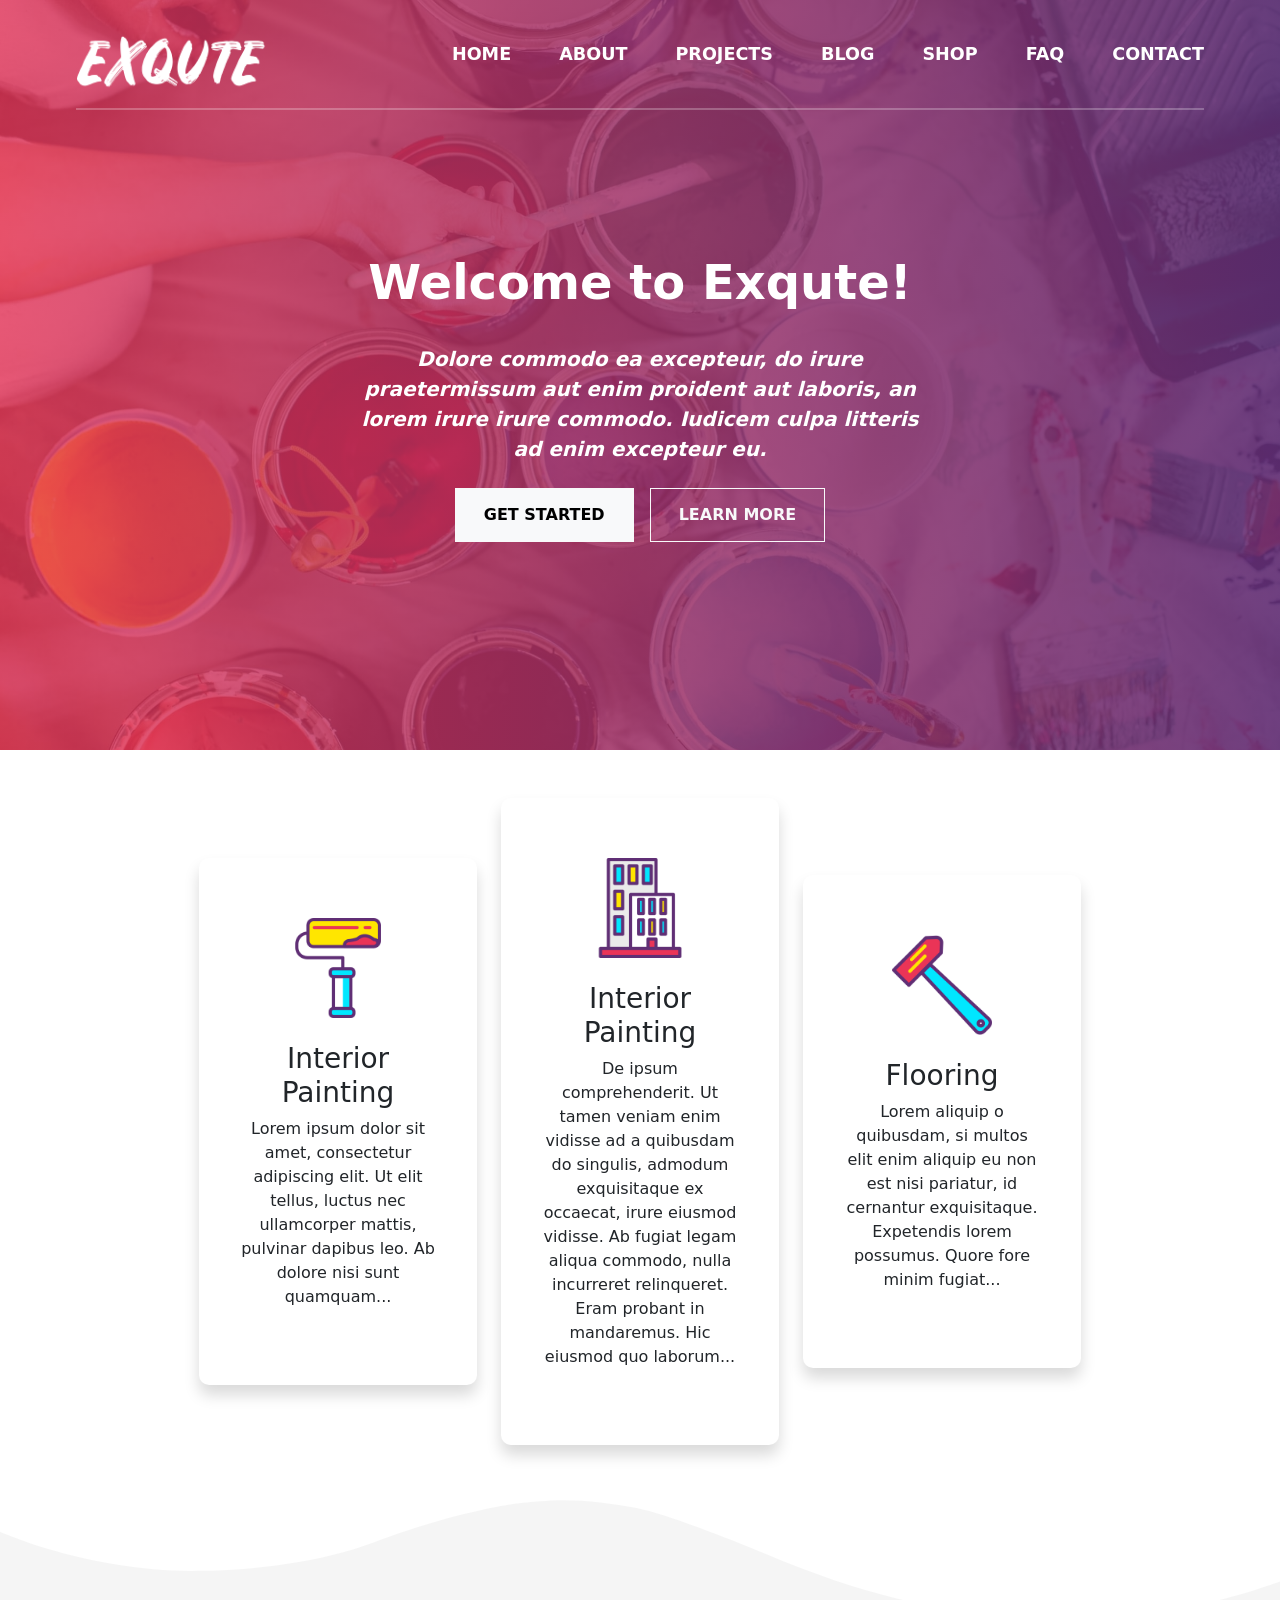
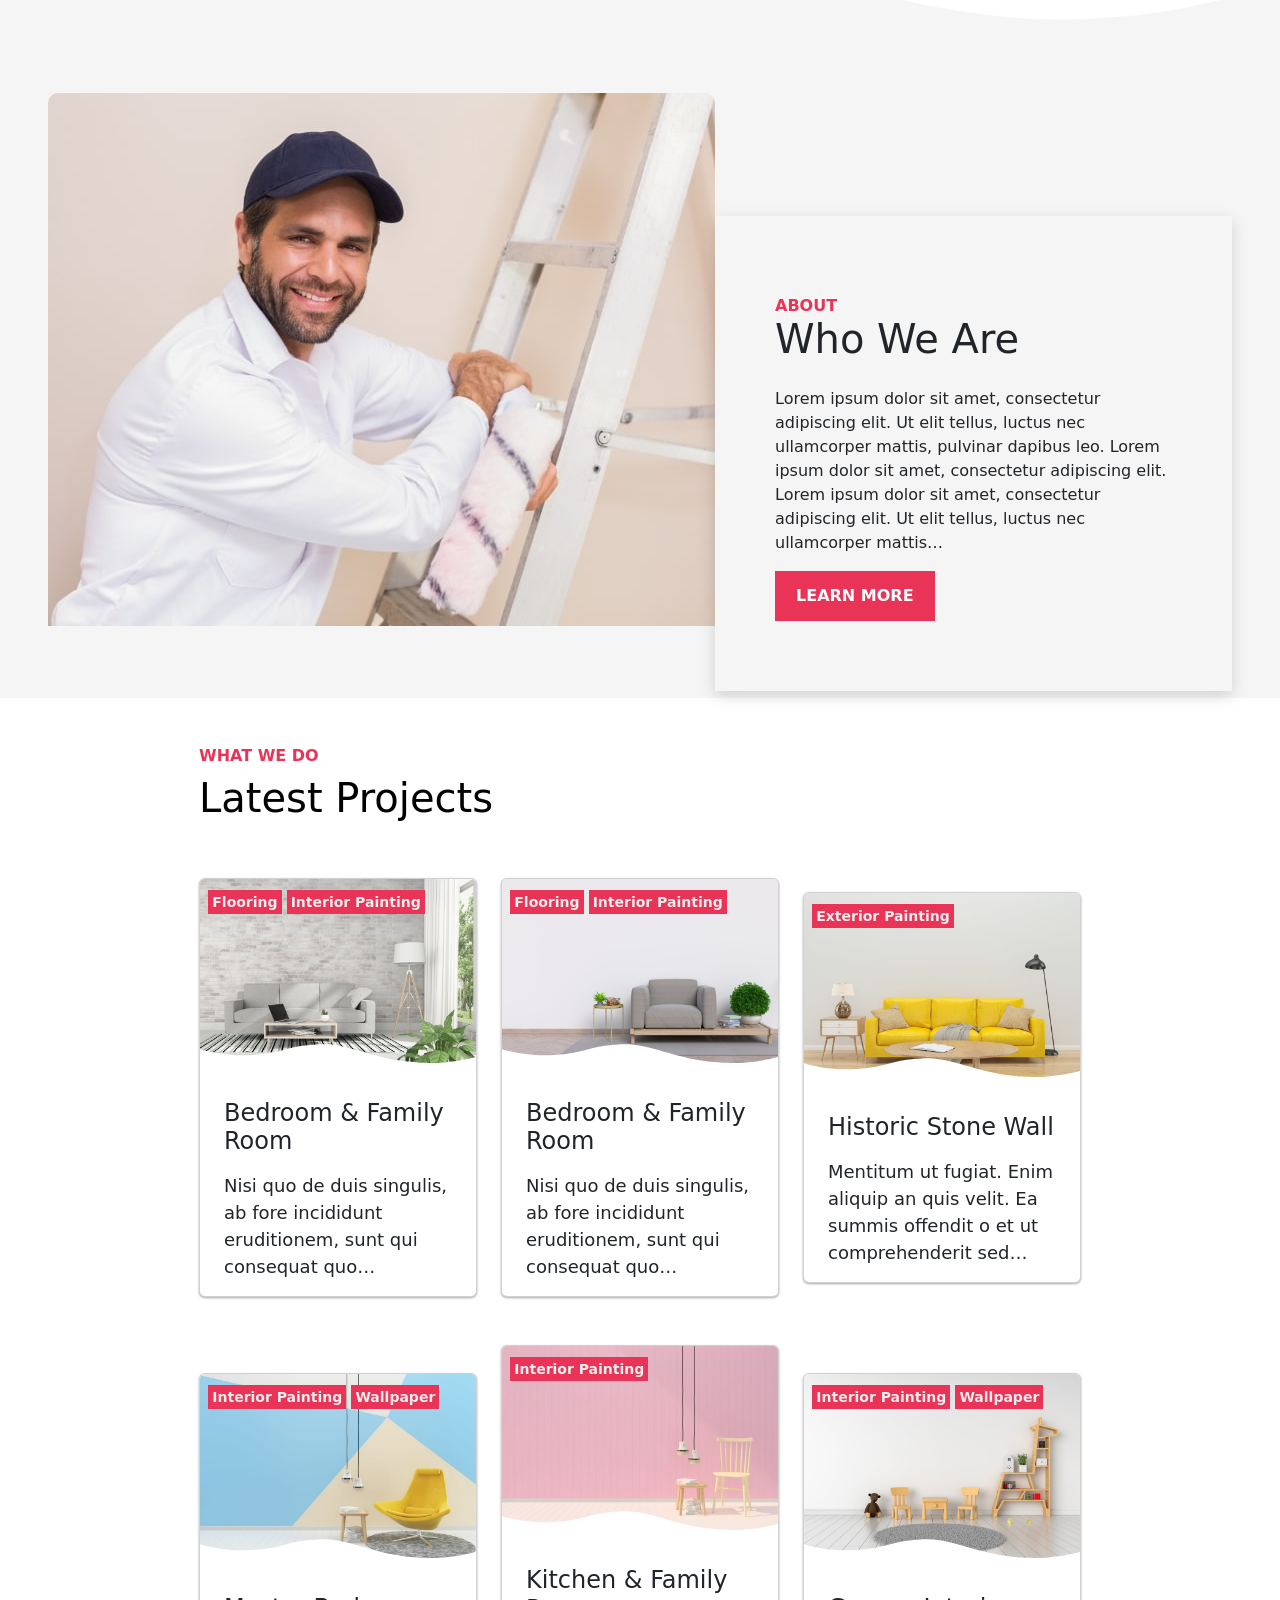
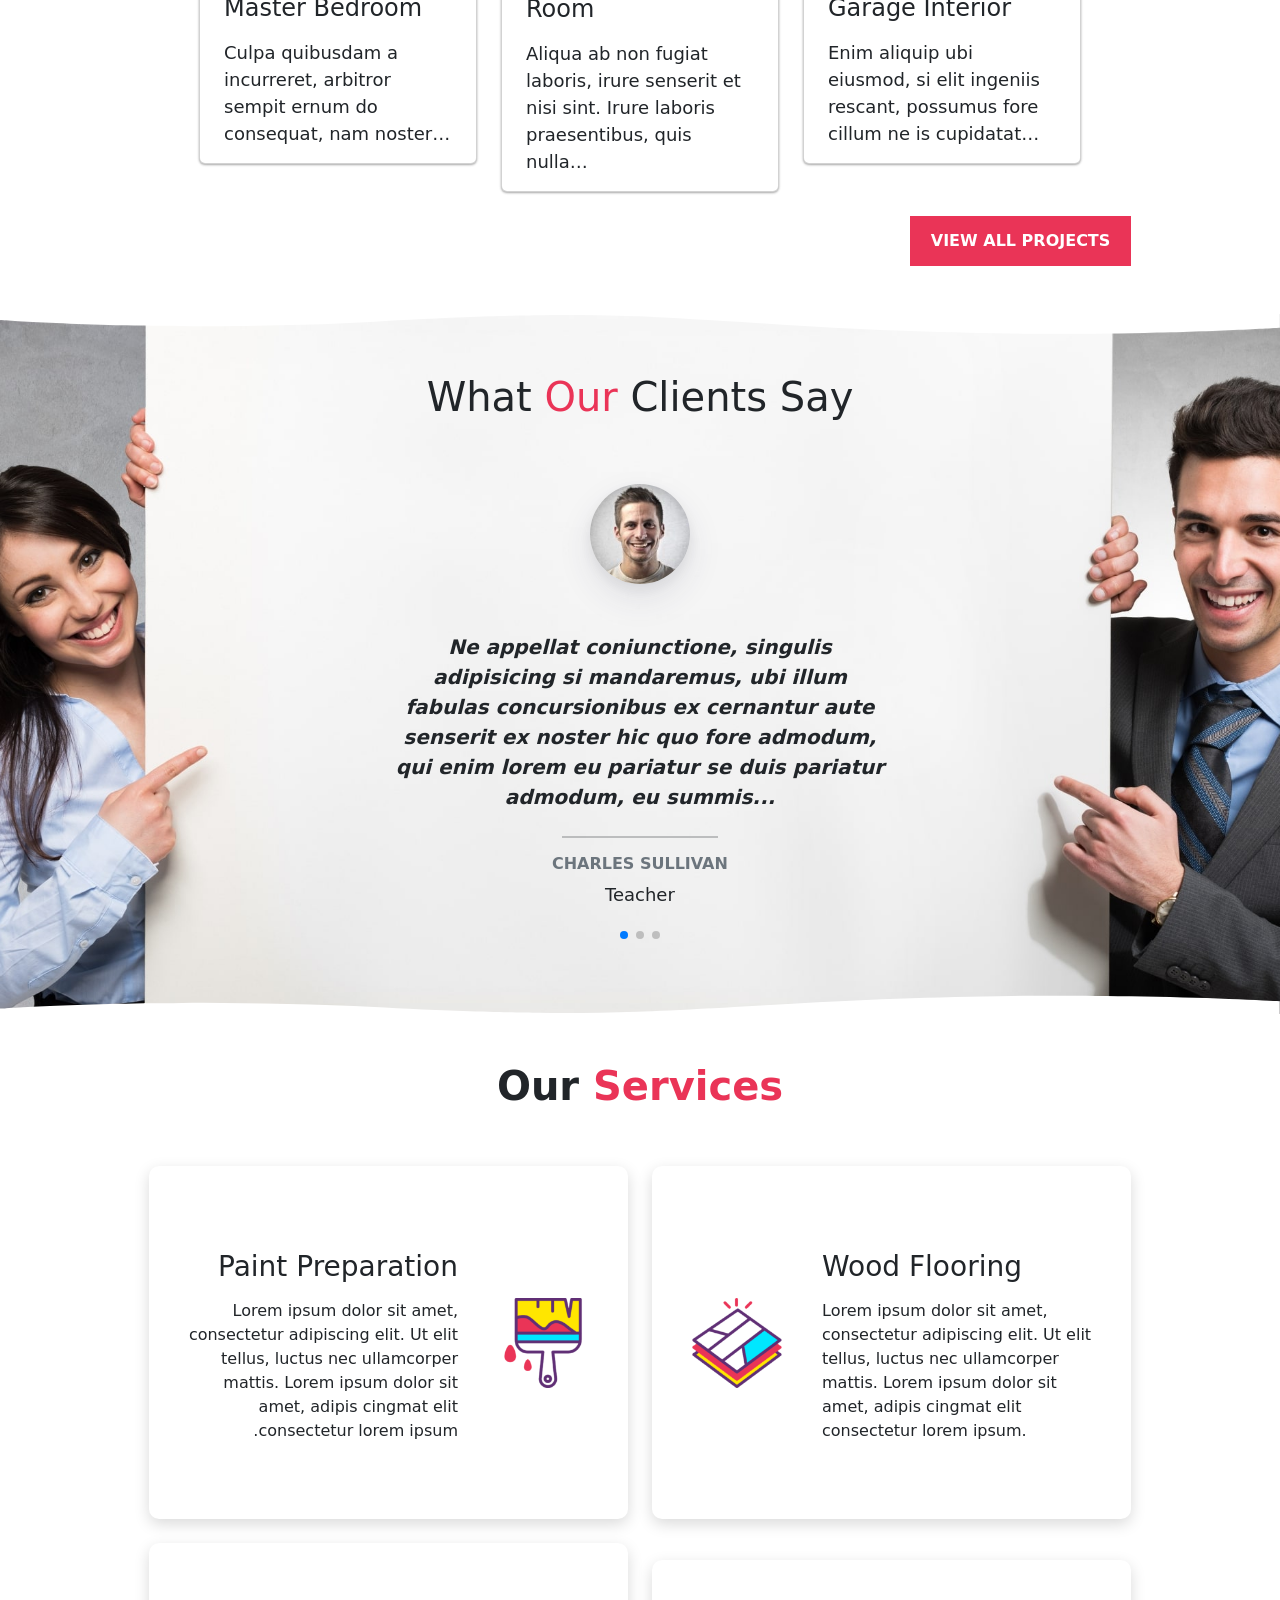
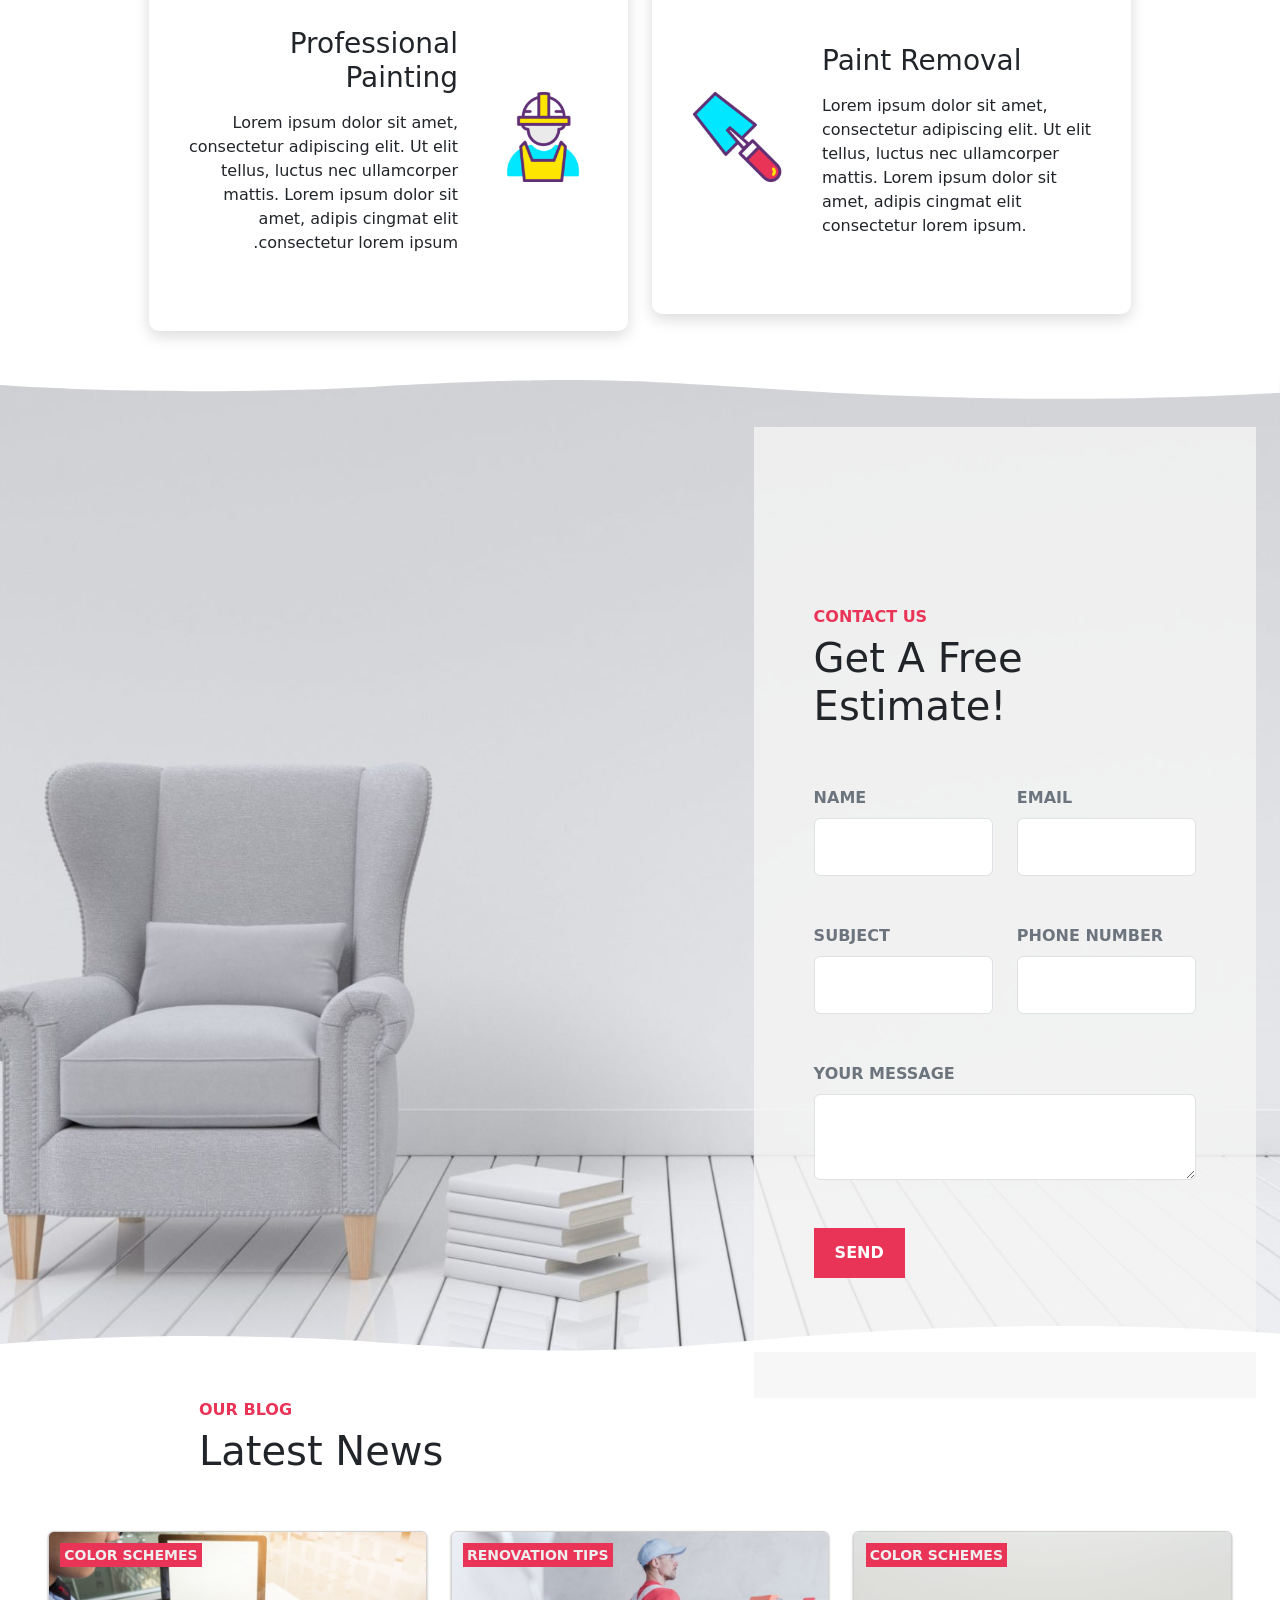
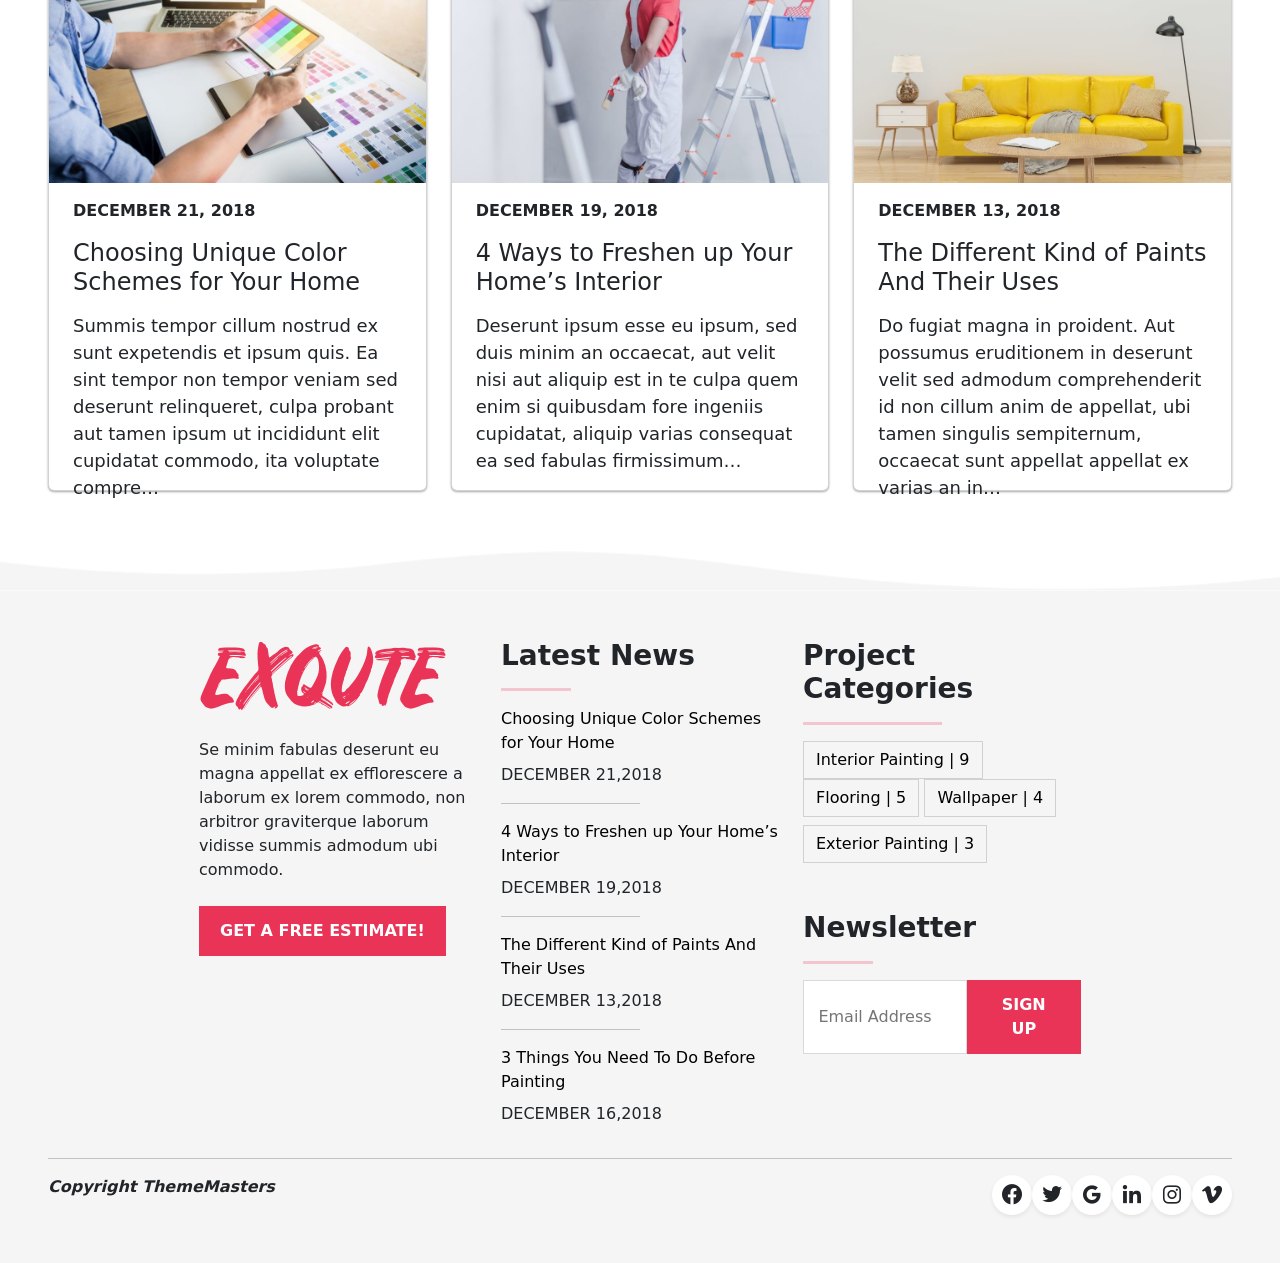
<file: My-Portfolio/Painting-Company-Template-Design/index.html>
<!DOCTYPE html>
<html lang="en">

<head>
    <meta charset="UTF-8">
    <meta name="viewport" content="width=device-width, initial-scale=1.0">
    <title>Exqute</title>
    <link rel="icon" href="./sass/Images/Card-Nu-1-Img/Card-Img-1.png" />

    <!-- Box Icons Links -->
    <link href='https://unpkg.com/boxicons@2.1.4/css/boxicons.min.css' rel='stylesheet'>

    <!-- Link Swiper's CSS -->
    <link rel="stylesheet" href="https://cdn.jsdelivr.net/npm/swiper@9/swiper-bundle.min.css" />

    <!-- Swiper JS -->
    <script src="https://cdn.jsdelivr.net/npm/swiper@9/swiper-bundle.min.js"></script>

    <!-- Navbar Links -->
    <link rel="stylesheet" href="https://use.fontawesome.com/releases/v5.8.1/css/all.css"
        integrity="sha384-50oBUHEmvpQ+1lW4y57PTFmhCaXp0ML5d60M1M7uH2+nqUivzIebhndOJK28anvf" crossorigin="anonymous">

    <!-- Bootstrap CDN Css Links -->
    <link href="https://cdn.jsdelivr.net/npm/bootstrap@5.3.0/dist/css/bootstrap.min.css" rel="stylesheet"
        integrity="sha384-9ndCyUaIbzAi2FUVXJi0CjmCapSmO7SnpJef0486qhLnuZ2cdeRhO02iuK6FUUVM" crossorigin="anonymous">

    <!-- Bootstrap CDN JS Links -->
    <script src="https://cdn.jsdelivr.net/npm/bootstrap@5.3.0/dist/js/bootstrap.bundle.min.js"
        integrity="sha384-geWF76RCwLtnZ8qwWowPQNguL3RmwHVBC9FhGdlKrxdiJJigb/j/68SIy3Te4Bkz"
        crossorigin="anonymous"></script>

    <!-- My Css Links -->
    <link rel="stylesheet" href="./sass/main.css">

</head>

<body>

    <button onclick="topFunction()" id="myBtn" title="Go to top"><i class='bx bx-up-arrow-alt fs-4'></i></button>

    <header>
        <div class="menu-toggle" id="hamburger">
            <i class="fas fa-bars"></i>
        </div>
        <div class="overlay"></div>
        <div class="container">
            <nav>
                <img src="./sass/Images/NavBar-Logo.png" class="navbar-logo" alt="Mike" />
                <ul>
                    <li><a href="#Home" class="navbar-text">Home</a></li>
                    <li><a href="#About" class="navbar-text">About</a></li>
                    <li><a href="#Projects" class="navbar-text">Projects</a></li>
                    <li><a href="#Blog" class="navbar-text">Blog</a></li>
                    <li><a href="#Shop" class="navbar-text">Shop</a></li>
                    <li><a href="#Faq" class="navbar-text">Faq</a></li>
                    <li><a href="#Contact" class="navbar-text">Contact</a></li>
                </ul>
            </nav>
            <hr class="border-2 text-white">

            <div class="col text-white text-center main-cover-text main-cover-text-pt">
                <h1 class="fw-bold display-5">Welcome to Exqute!</h1>
                <p class="fs-5 fw-semibold fst-italic w-50 m-auto mt-4 media-width-auto">Dolore commodo ea excepteur, do
                    irure praetermissum aut enim proident aut laboris, an lorem irure irure commodo. Iudicem culpa
                    litteris ad enim excepteur eu.</p>
                <div class="mt-4 d-flex flex-direction">
                    <button type="button" class="btn btn-light">Get Started</button>
                    <button type="button" class="btn btn-outline-light ms-3 media-ms main-btn-outline">Learn
                        More</button>
                </div>
            </div>
        </div>
    </header>

    <div class="container-fluid p-5 bg-white">
        <div class="row justify-content-center">
            <div class="col-12 col-lg-4 col-xl-3 d-flex justify-content-center align-items-center">
                <div
                    class="card bg-white card-text-1 border-0 text-center d-flex justify-content-center align-items-center">
                    <img src="./sass/Images/Card-Nu-1-Img/Card-Img-1.png" class="card-text-1-img" alt="Mike" />
                    <div class="pt-4">
                        <h3>Interior Painting</h3>
                        <p class="mt-2">Lorem ipsum dolor sit amet, consectetur adipiscing elit. Ut elit tellus,
                            luctus nec ullamcorper mattis, pulvinar dapibus leo. Ab dolore nisi sunt quamquam...</p>
                    </div>
                </div>
            </div>

            <div class="col-12 col-lg-4 col-xl-3 d-flex justify-content-center align-items-center media-mt">
                <div
                    class="card bg-white card-text-1 border-0 text-center d-flex justify-content-center align-items-center">
                    <img src="./sass/Images/Card-Nu-1-Img/Card-Img-2.png" class="card-text-1-img" alt="Mike" />
                    <div class="pt-4">
                        <h3>Interior Painting</h3>
                        <p class="mt-2">De ipsum comprehenderit. Ut tamen veniam enim vidisse ad a quibusdam do
                            singulis, admodum exquisitaque ex occaecat, irure eiusmod vidisse. Ab fugiat legam aliqua
                            commodo, nulla incurreret relinqueret. Eram probant in mandaremus. Hic eiusmod quo
                            laborum...</p>
                    </div>
                </div>
            </div>

            <div class="col-12 col-lg-4 col-xl-3 d-flex justify-content-center align-items-center media-mt">
                <div
                    class="card bg-white card-text-1 border-0 text-center d-flex justify-content-center align-items-center">
                    <img src="./sass/Images/Card-Nu-1-Img/Card-Img-3.png" class="card-text-1-img" alt="Mike" />
                    <div class="pt-4">
                        <h3>Flooring</h3>
                        <p class="mt-2">Lorem aliquip o quibusdam, si multos elit enim aliquip eu non est nisi
                            pariatur, id cernantur exquisitaque. Expetendis lorem possumus. Quore fore minim fugiat...
                        </p>
                    </div>
                </div>
            </div>
        </div>
    </div>

    <svg xmlns="http://www.w3.org/2000/svg" class="at-bg svg-text" viewBox="0 0 1000 100" preserveAspectRatio="none">
        <path class="elementor-shape-fill" d="M421.9,6.5c22.6-2.5,51.5,0.4,75.5,5.3c23.6,4.9,70.9,23.5,100.5,35.7c75.8,32.2,133.7,44.5,192.6,49.7
        c23.6,2.1,48.7,3.5,103.4-2.5c54.7-6,106.2-25.6,106.2-25.6V0H0v30.3c0,0,72,32.6,158.4,30.5c39.2-0.7,92.8-6.7,134-22.4
        c21.2-8.1,52.2-18.2,79.7-24.2C399.3,7.9,411.6,7.5,421.9,6.5z"></path>
    </svg>

    <div class="container-fluid p-5 at-bg" id="About">
        <div class="row">
            <div class="col d-flex justify-content-center align-items-center">
                <div>
                    <img src="./sass/Images/About-Text-Img.jpg" class="at-img" alt="Mike" />
                </div>

                <div class="at-img-card-text w-100">
                    <h6 class="all-text-color text-uppercase fw-bold mb-0">About</h6>
                    <h1>Who We Are</h1>
                    <p class="mt-4">Lorem ipsum dolor sit amet, consectetur adipiscing elit. Ut elit tellus, luctus nec
                        ullamcorper mattis, pulvinar dapibus leo. Lorem ipsum dolor sit amet, consectetur adipiscing
                        elit. Lorem ipsum dolor sit amet, consectetur adipiscing elit. Ut elit tellus, luctus nec
                        ullamcorper mattis…</p>
                    <button type="button" class="theme-btn-primary">Learn More</button>
                </div>
            </div>
        </div>
    </div>

    <div class="container-fluid p-5 bg-white text-black" id="Project">
        <div class="row justify-content-center">
            <div class="col-12 col-lg-9">
                <h6 class="all-text-color fw-bold">WHAT WE DO</h6>
                <h1>Latest Projects</h1>
            </div>
        </div>

        <div class="row justify-content-center pt-5">
            <div class="col-12 col-lg-4 col-xl-3 d-flex justify-content-center align-items-center">
                <div class="card project-card-main" style="width: 28rem;">
                    <div class="exqute-masonry-cat">
                        <a href="#" class="exqute-masonry-cat-links-bg">Flooring</a>
                        <a href="#" class="exqute-masonry-cat-links-bg">Interior Painting</a>
                    </div>
                    <img src="./sass/Images/Projects-Img/Project-Img-1.jpg" class="card-img-top" alt="Mike" />
                    <div class="exqute-masonry-seperator">
                        <svg xmlns="http://www.w3.org/2000/svg" viewBox="0 0 1000 100" preserveAspectRatio="none">
                            <path class="exqute-fill-white"
                                d="M790.5,93.1c-59.3-5.3-116.8-18-192.6-50c-29.6-12.7-76.9-31-100.5-35.9c-23.6-4.9-52.6-7.8-75.5-5.3 c-10.2,1.1-22.6,1.4-50.1,7.4c-27.2,6.3-58.2,16.6-79.4,24.7c-41.3,15.9-94.9,21.9-134,22.6C72,58.2,0,25.8,0,25.8V100h1000V65.3 c0,0-51.5,19.4-106.2,25.7C839.5,97,814.1,95.2,790.5,93.1z">
                            </path>
                        </svg>
                    </div>
                    <div class="card-body px-4">
                        <h4 class="card-title">Bedroom & Family Room</h4>
                        <p class="card-text mt-3 paragraph-size">Nisi quo de duis singulis, ab fore incididunt
                            eruditionem, sunt qui consequat quo…</p>
                    </div>
                </div>
            </div>

            <div class="col-12 col-lg-4 col-xl-3 d-flex justify-content-center align-items-center media-mt">
                <div class="card project-card-main" style="width: 28rem;">
                    <div class="exqute-masonry-cat">
                        <a href="#" class="exqute-masonry-cat-links-bg">Flooring</a>
                        <a href="#" class="exqute-masonry-cat-links-bg">Interior Painting</a>
                    </div>
                    <img src="./sass/Images/Projects-Img/Project-Img-2.jpg" class="card-img-top" alt="Mike" />
                    <div class="exqute-masonry-seperator">
                        <svg xmlns="http://www.w3.org/2000/svg" viewBox="0 0 1000 100" preserveAspectRatio="none">
                            <path class="exqute-fill-white"
                                d="M790.5,93.1c-59.3-5.3-116.8-18-192.6-50c-29.6-12.7-76.9-31-100.5-35.9c-23.6-4.9-52.6-7.8-75.5-5.3 c-10.2,1.1-22.6,1.4-50.1,7.4c-27.2,6.3-58.2,16.6-79.4,24.7c-41.3,15.9-94.9,21.9-134,22.6C72,58.2,0,25.8,0,25.8V100h1000V65.3 c0,0-51.5,19.4-106.2,25.7C839.5,97,814.1,95.2,790.5,93.1z">
                            </path>
                        </svg>
                    </div>
                    <div class="card-body px-4">
                        <h4 class="card-title">Bedroom & Family Room</h4>
                        <p class="card-text mt-3 paragraph-size">Nisi quo de duis singulis, ab fore incididunt
                            eruditionem, sunt qui consequat quo…</p>
                    </div>
                </div>
            </div>

            <div class="col-12 col-lg-4 col-xl-3 d-flex justify-content-center align-items-center media-mt">
                <div class="card project-card-main" style="width: 28rem;">
                    <div class="exqute-masonry-cat">
                        <a href="#" class="exqute-masonry-cat-links-bg">Exterior Painting</a>
                    </div>
                    <img src="./sass/Images/Projects-Img/Project-Img-3.jpg" class="card-img-top" alt="Mike" />
                    <div class="exqute-masonry-seperator">
                        <svg xmlns="http://www.w3.org/2000/svg" viewBox="0 0 1000 100" preserveAspectRatio="none">
                            <path class="exqute-fill-white"
                                d="M790.5,93.1c-59.3-5.3-116.8-18-192.6-50c-29.6-12.7-76.9-31-100.5-35.9c-23.6-4.9-52.6-7.8-75.5-5.3 c-10.2,1.1-22.6,1.4-50.1,7.4c-27.2,6.3-58.2,16.6-79.4,24.7c-41.3,15.9-94.9,21.9-134,22.6C72,58.2,0,25.8,0,25.8V100h1000V65.3 c0,0-51.5,19.4-106.2,25.7C839.5,97,814.1,95.2,790.5,93.1z">
                            </path>
                        </svg>
                    </div>
                    <div class="card-body px-4">
                        <h4 class="card-title">Historic Stone Wall</h4>
                        <p class="card-text mt-3 paragraph-size">Mentitum ut fugiat. Enim aliquip an quis velit. Ea
                            summis offendit o et ut comprehenderit sed…</p>
                    </div>
                </div>
            </div>

        </div>

        <div class="row justify-content-center pt-5">
            <div class="col-12 col-lg-4 col-xl-3 d-flex justify-content-center align-items-center">
                <div class="card project-card-main" style="width: 28rem;">
                    <div class="exqute-masonry-cat">
                        <a href="#" class="exqute-masonry-cat-links-bg">Interior Painting</a>
                        <a href="#" class="exqute-masonry-cat-links-bg">Wallpaper</a>
                    </div>
                    <img src="./sass/Images/Projects-Img/Project-Img-4.jpg" class="card-img-top" alt="Mike" />
                    <div class="exqute-masonry-seperator">
                        <svg xmlns="http://www.w3.org/2000/svg" viewBox="0 0 1000 100" preserveAspectRatio="none">
                            <path class="exqute-fill-white"
                                d="M790.5,93.1c-59.3-5.3-116.8-18-192.6-50c-29.6-12.7-76.9-31-100.5-35.9c-23.6-4.9-52.6-7.8-75.5-5.3 c-10.2,1.1-22.6,1.4-50.1,7.4c-27.2,6.3-58.2,16.6-79.4,24.7c-41.3,15.9-94.9,21.9-134,22.6C72,58.2,0,25.8,0,25.8V100h1000V65.3 c0,0-51.5,19.4-106.2,25.7C839.5,97,814.1,95.2,790.5,93.1z">
                            </path>
                        </svg>
                    </div>
                    <div class="card-body px-4">
                        <h4 class="card-title">Master Bedroom</h4>
                        <p class="card-text mt-3 paragraph-size">Culpa quibusdam a incurreret, arbitror sempit ernum do
                            consequat, nam noster…</p>
                    </div>
                </div>
            </div>

            <div class="col-12 col-lg-4 col-xl-3 d-flex justify-content-center align-items-center media-mt">
                <div class="card project-card-main" style="width: 28rem;">
                    <div class="exqute-masonry-cat">
                        <a href="#" class="exqute-masonry-cat-links-bg">Interior Painting</a>
                    </div>
                    <img src="./sass/Images/Projects-Img/Project-Img-5.jpg" class="card-img-top" alt="Mike" />
                    <div class="exqute-masonry-seperator">
                        <svg xmlns="http://www.w3.org/2000/svg" viewBox="0 0 1000 100" preserveAspectRatio="none">
                            <path class="exqute-fill-white"
                                d="M790.5,93.1c-59.3-5.3-116.8-18-192.6-50c-29.6-12.7-76.9-31-100.5-35.9c-23.6-4.9-52.6-7.8-75.5-5.3 c-10.2,1.1-22.6,1.4-50.1,7.4c-27.2,6.3-58.2,16.6-79.4,24.7c-41.3,15.9-94.9,21.9-134,22.6C72,58.2,0,25.8,0,25.8V100h1000V65.3 c0,0-51.5,19.4-106.2,25.7C839.5,97,814.1,95.2,790.5,93.1z">
                            </path>
                        </svg>
                    </div>
                    <div class="card-body px-4">
                        <h4 class="card-title">Kitchen & Family Room</h4>
                        <p class="card-text mt-3 paragraph-size">Aliqua ab non fugiat laboris, irure senserit et nisi
                            sint. Irure laboris praesentibus, quis nulla…</p>
                    </div>
                </div>
            </div>

            <div class="col-12 col-lg-4 col-xl-3 d-flex justify-content-center align-items-center media-mt">
                <div class="card project-card-main" style="width: 28rem;">
                    <div class="exqute-masonry-cat">
                        <a href="#" class="exqute-masonry-cat-links-bg">Interior Painting</a>
                        <a href="#" class="exqute-masonry-cat-links-bg">Wallpaper</a>
                    </div>
                    <img src="./sass/Images/Projects-Img/Project-Img-6.jpg" class="card-img-top" alt="Mike" />
                    <div class="exqute-masonry-seperator">
                        <svg xmlns="http://www.w3.org/2000/svg" viewBox="0 0 1000 100" preserveAspectRatio="none">
                            <path class="exqute-fill-white"
                                d="M790.5,93.1c-59.3-5.3-116.8-18-192.6-50c-29.6-12.7-76.9-31-100.5-35.9c-23.6-4.9-52.6-7.8-75.5-5.3 c-10.2,1.1-22.6,1.4-50.1,7.4c-27.2,6.3-58.2,16.6-79.4,24.7c-41.3,15.9-94.9,21.9-134,22.6C72,58.2,0,25.8,0,25.8V100h1000V65.3 c0,0-51.5,19.4-106.2,25.7C839.5,97,814.1,95.2,790.5,93.1z">
                            </path>
                        </svg>
                    </div>
                    <div class="card-body px-4">
                        <h4 class="card-title">Garage Interior</h4>
                        <p class="card-text mt-3 paragraph-size">Enim aliquip ubi eiusmod, si elit ingeniis rescant,
                            possumus fore cillum ne is cupidatat…</p>
                    </div>
                </div>
            </div>
        </div>

        <div class="row pt-4">
            <div class="col-12 col-lg-7"></div>
            <div class="col-12 col-lg-4 d-flex justify-content-end media-flex-center">
                <button type="button" class="theme-btn-primary">View All Projects</button>
            </div>
        </div>
    </div>

    <div class="all-svg">
        <svg xmlns="http://www.w3.org/2000/svg" class="svg-text-2" viewBox="0 0 1000 100" preserveAspectRatio="none">
            <path class="elementor-shape-fill svg-path-2" d="M421.9,6.5c22.6-2.5,51.5,0.4,75.5,5.3c23.6,4.9,70.9,23.5,100.5,35.7c75.8,32.2,133.7,44.5,192.6,49.7
            c23.6,2.1,48.7,3.5,103.4-2.5c54.7-6,106.2-25.6,106.2-25.6V0H0v30.3c0,0,72,32.6,158.4,30.5c39.2-0.7,92.8-6.7,134-22.4
            c21.2-8.1,52.2-18.2,79.7-24.2C399.3,7.9,411.6,7.5,421.9,6.5z"></path>
        </svg>
    </div>

    <div class="swiper-cover-img">
        <h1>What <span class="all-text-color">Our</span> Clients Say</h1>
        <!-- Swiper -->
        <div class="swiper mySwiper pt-4">
            <div class="swiper-wrapper">
                <div class="swiper-slide">
                    <div class="d-flex justify-content-center align-items-center flex-column">
                        <img src="./sass/Images/Swiper-Cover-Img/Swiper-Card-Img-1.jpg" class="swiper-img" alt="Mike" />
                        <p class="fs-5 fst-italic fw-semibold width mt-5 media-width-auto"> Ne appellat coniunctione,
                            singulis
                            adipisicing si mandaremus, ubi illum fabulas concursionibus ex cernantur aute senserit ex
                            noster hic quo fore admodum, qui enim lorem eu pariatur se duis pariatur admodum, eu
                            summis...</p>
                        <hr class="w-25 border-2 mt-4" />
                        <h6 class="fw-bold text-uppercase text-secondary">Charles Sullivan</h6>
                        <p>Teacher</p>
                    </div>
                </div>
                <div class="swiper-slide">
                    <div class="d-flex justify-content-center align-items-center flex-column">
                        <img src="./sass/Images/Swiper-Cover-Img/Swiper-Card-Img-2.jpg" class="swiper-img" alt="Mike" />
                        <p class="fs-5 fst-italic fw-semibold width mt-5  media-width-auto"> Multos incurreret eiusmod e
                            singulis magna
                            quis do duis, ullamco aliqua cupidatat se doctrina do dolore. Lorem ipsum dolor sit amet,
                            consectetur adipiscing elit. Ut elit tellus, luctus nec ullamcorper mattis, pulvinar...</p>
                        <hr class="w-25 border-2 mt-4" />
                        <h6 class="fw-bold text-uppercase text-secondary">Sarah Wallace</h6>
                        <p>Manager</p>
                    </div>
                </div>
                <div class="swiper-slide">
                    <div class="d-flex justify-content-center align-items-center flex-column">
                        <img src="./sass/Images/Swiper-Cover-Img/Swiper-Card-Img-3.jpg" class="swiper-img" alt="Mike" />
                        <p class="fs fst-italic fw-semibold width mt-5 media-width-auto"> Tempor, quid adipisicing
                            mentitum anim nescius,
                            ut ipsum nisi quid cernantur. Sed consequat ea ingeniis aut et ut nulla excepteur, proident
                            sempiternum do probant te officia se ipsum eiusmod ubi veniam offendit hic...</p>
                        <hr class="w-25 border-2 mt-4" />
                        <h6 class="fw-bold text-uppercase text-secondary">Robert Flores</h6>
                        <p>Marketing Expert</p>
                    </div>
                </div>
            </div>
            <!-- <div class="swiper-button-next"></div>
            <div class="swiper-button-prev"></div> -->
            <div class="swiper-pagination"></div>
        </div>
    </div>

    <div class="all-svg transform-main-client-2">
        <svg xmlns="http://www.w3.org/2000/svg" class="swiper-svg" viewBox="0 0 1000 100" preserveAspectRatio="none">
            <path class="elementor-shape-fill swiper-svg-path-2" d="M421.9,6.5c22.6-2.5,51.5,0.4,75.5,5.3c23.6,4.9,70.9,23.5,100.5,35.7c75.8,32.2,133.7,44.5,192.6,49.7
            c23.6,2.1,48.7,3.5,103.4-2.5c54.7-6,106.2-25.6,106.2-25.6V0H0v30.3c0,0,72,32.6,158.4,30.5c39.2-0.7,92.8-6.7,134-22.4
            c21.2-8.1,52.2-18.2,79.7-24.2C399.3,7.9,411.6,7.5,421.9,6.5z"></path>
        </svg>
    </div>

    <div class="container-fluid p-5 bg-white">
        <div class="row">
            <div class="col text-center">
                <h1 class="fw-semibold">Our <span class="all-text-color">Services</span></h1>
            </div>
        </div>

        <div class="row pt-5 justify-content-center">
            <div class="col-12 col-lg-6 col-xl-5 d-flex justify-content-center align-items-center">
                <div class="services-card services-card-right d-flex align-items-center">
                    <img src="./sass/Images/Services-Card-Img/Services-Card-Img-1.png" class="services-card-img"
                        alt="Mike" />
                    <div class="mt-4 services-card-text-pr">
                        <h3>Paint Preparation</h3>
                        <p class="mt-3">Lorem ipsum dolor sit amet, consectetur adipiscing elit. Ut elit tellus,
                            luctus nec ullamcorper mattis. Lorem ipsum dolor sit amet, adipis cingmat elit consectetur
                            lorem ipsum.</p>
                    </div>
                </div>
            </div>

            <div class="col-12 col-lg-6 col-xl-5 d-flex justify-content-center align-items-center media-mt">
                <div class="services-card services-card-left d-flex align-items-center">
                    <img src="./sass/Images/Services-Card-Img/Services-Card-Img-2.png" class="services-card-img"
                        alt="Mike" />
                    <div class="mt-4 services-card-text-pl">
                        <h3>Wood Flooring</h3>
                        <p class="mt-3">Lorem ipsum dolor sit amet, consectetur adipiscing elit. Ut elit tellus,
                            luctus nec ullamcorper mattis. Lorem ipsum dolor sit amet, adipis cingmat elit consectetur
                            lorem ipsum.</p>
                    </div>
                </div>
            </div>
        </div>

        <div class="row pt-4 justify-content-center">
            <div class="col-12 col-lg-6 col-xl-5 d-flex justify-content-center align-items-center">
                <div class="services-card services-card-right d-flex align-items-center">
                    <img src="./sass/Images/Services-Card-Img/Services-Card-Img-3.png" class="services-card-img"
                        alt="Mike" />
                    <div class="mt-4 services-card-text-pr">
                        <h3>Professional Painting</h3>
                        <p class="mt-3">Lorem ipsum dolor sit amet, consectetur adipiscing elit. Ut elit tellus, luctus
                            nec ullamcorper mattis. Lorem ipsum dolor sit amet, adipis cingmat elit consectetur lorem
                            ipsum.</p>
                    </div>
                </div>
            </div>

            <div class="col-12 col-lg-6 col-xl-5 d-flex justify-content-center align-items-center media-mt">
                <div class="services-card services-card-left d-flex align-items-center">
                    <img src="./sass/Images/Services-Card-Img/Services-Card-Img-4.png" class="services-card-img"
                        alt="Mike" />
                    <div class="mt-4 services-card-text-pl">
                        <h3>Paint Removal</h3>
                        <p class="mt-3">Lorem ipsum dolor sit amet, consectetur adipiscing elit. Ut elit tellus, luctus
                            nec ullamcorper mattis. Lorem ipsum dolor sit amet, adipis cingmat elit consectetur lorem
                            ipsum.</p>
                    </div>
                </div>
            </div>
        </div>
    </div>

    <div class="all-svg">
        <svg xmlns="http://www.w3.org/2000/svg" class="contact-svg pt-5" viewBox="0 0 1000 100"
            preserveAspectRatio="none">
            <path class="elementor-shape-fill contact-svg-path" d="M421.9,6.5c22.6-2.5,51.5,0.4,75.5,5.3c23.6,4.9,70.9,23.5,100.5,35.7c75.8,32.2,133.7,44.5,192.6,49.7
            c23.6,2.1,48.7,3.5,103.4-2.5c54.7-6,106.2-25.6,106.2-25.6V0H0v30.3c0,0,72,32.6,158.4,30.5c39.2-0.7,92.8-6.7,134-22.4
            c21.2-8.1,52.2-18.2,79.7-24.2C399.3,7.9,411.6,7.5,421.9,6.5z"></path>
        </svg>
    </div>

    <div class="contact-cover-img pt-5">
        <div class="row w-100">
            <div class="col d-flex justify-content-end media-flex-center">
                <div class="contact-forms">
                    <h6 class="fw-bold all-text-color">CONTACT US</h6>
                    <h1>Get A Free Estimate!</h1>
                    <div class="row pt-5 flex-direction">
                        <div class="col">
                            <label for="formGroupExampleInput"
                                class="form-label text-secondary fw-semibold">NAME</label>
                            <input type="text" class="form-control p-3" aria-label="Name">
                        </div>
                        <div class="col media-mt">
                            <label for="formGroupExampleInput"
                                class="form-label text-secondary fw-semibold">EMAIL</label>
                            <input type="text" class="form-control p-3" aria-label="Email">
                        </div>
                    </div>

                    <div class="row pt-5 flex-direction media-pt media-mt">
                        <div class="col">
                            <label for="formGroupExampleInput"
                                class="form-label text-secondary fw-semibold">SUBJECT</label>
                            <input type="text" class="form-control p-3" aria-label="Subject">
                        </div>
                        <div class="col media-mt">
                            <label for="formGroupExampleInput" class="form-label text-secondary fw-semibold">PHONE
                                NUMBER</label>
                            <input type="text" class="form-control p-3" aria-label="Phone Number">
                        </div>
                    </div>

                    <div class="mb-3 pt-5 media-pt media-mt">
                        <label for="exampleFormControlTextarea1" class="form-label text-secondary fw-semibold">YOUR
                            MESSAGE</label>
                        <textarea class="form-control" id="exampleFormControlTextarea1" rows="3"></textarea>
                    </div>

                    <div class="mt-5">
                        <button type="button" class="theme-btn-primary">Send</button>
                    </div>
                </div>
            </div>
        </div>
    </div>

    <div class="all-svg transform-main-client-2">
        <svg xmlns="http://www.w3.org/2000/svg" class="contact-svg-2" viewBox="0 0 1000 100" preserveAspectRatio="none">
            <path class="elementor-shape-fill contact-svg-path-2" d="M421.9,6.5c22.6-2.5,51.5,0.4,75.5,5.3c23.6,4.9,70.9,23.5,100.5,35.7c75.8,32.2,133.7,44.5,192.6,49.7
            c23.6,2.1,48.7,3.5,103.4-2.5c54.7-6,106.2-25.6,106.2-25.6V0H0v30.3c0,0,72,32.6,158.4,30.5c39.2-0.7,92.8-6.7,134-22.4
            c21.2-8.1,52.2-18.2,79.7-24.2C399.3,7.9,411.6,7.5,421.9,6.5z"></path>
        </svg>
    </div>

    <div class="container-fluid p-5 bg-white blog-pb">
        <div class="row justify-content-center">
            <div class="col-12 col-lg-9">
                <h6 class="all-text-color fw-bold">OUR BLOG</h6>
                <h1>Latest News</h1>
            </div>
        </div>

        <div class="row justify-content-center pt-5">
            <div class="col-12 col-lg-4 col-xl-4 d-flex justify-content-center align-items-center">
                <div class="card project-card-main" style="width: 28rem; height: 35rem;">
                    <div class="exqute-masonry-cat">
                        <a href="#" class="exqute-masonry-cat-links-bg text-uppercase">Color Schemes</a>
                    </div>
                    <img src="./sass/Images/Blog-Card-Img/Blog-Card-Img-1.jpg" class="card-img-top" alt="Mike" />
                    <div class="exqute-masonry-seperator">
                        <svg xmlns="http://www.w3.org/2000/svg" viewBox="0 0 1000 100" preserveAspectRatio="none">
                            <path class="exqute-fill-white"
                                d="M790.5,93.1c-59.3-5.3-116.8-18-192.6-50c-29.6-12.7-76.9-31-100.5-35.9c-23.6-4.9-52.6-7.8-75.5-5.3 c-10.2,1.1-22.6,1.4-50.1,7.4c-27.2,6.3-58.2,16.6-79.4,24.7c-41.3,15.9-94.9,21.9-134,22.6C72,58.2,0,25.8,0,25.8V100h1000V65.3 c0,0-51.5,19.4-106.2,25.7C839.5,97,814.1,95.2,790.5,93.1z">
                            </path>
                        </svg>
                    </div>
                    <div class="card-body px-4">
                        <p class="fw-semibold text-uppercase">December 21, 2018</p>
                        <h4 class="card-title">Choosing Unique Color Schemes for Your Home</h4>
                        <p class="card-text mt-3 paragraph-size">Summis tempor cillum nostrud ex sunt expetendis et
                            ipsum quis. Ea sint tempor non tempor veniam sed deserunt relinqueret, culpa probant aut
                            tamen ipsum ut incididunt elit cupidatat commodo, ita voluptate compre…</p>
                    </div>
                </div>
            </div>

            <div class="col-12 col-lg-4 col-xl-4 d-flex justify-content-center align-items-center media-mt">
                <div class="card project-card-main" style="width: 28rem; height: 35rem;">
                    <div class="exqute-masonry-cat">
                        <a href="#" class="exqute-masonry-cat-links-bg text-uppercase">Renovation Tips</a>
                    </div>
                    <img src="./sass/Images/Blog-Card-Img/Blog-Card-Img-2.jpg" class="card-img-top" alt="Mike" />
                    <div class="exqute-masonry-seperator">
                        <svg xmlns="http://www.w3.org/2000/svg" viewBox="0 0 1000 100" preserveAspectRatio="none">
                            <path class="exqute-fill-white"
                                d="M790.5,93.1c-59.3-5.3-116.8-18-192.6-50c-29.6-12.7-76.9-31-100.5-35.9c-23.6-4.9-52.6-7.8-75.5-5.3 c-10.2,1.1-22.6,1.4-50.1,7.4c-27.2,6.3-58.2,16.6-79.4,24.7c-41.3,15.9-94.9,21.9-134,22.6C72,58.2,0,25.8,0,25.8V100h1000V65.3 c0,0-51.5,19.4-106.2,25.7C839.5,97,814.1,95.2,790.5,93.1z">
                            </path>
                        </svg>
                    </div>
                    <div class="card-body px-4">
                        <p class="fw-semibold text-uppercase">December 19, 2018</p>
                        <h4 class="card-title">4 Ways to Freshen up Your Home’s Interior</h4>
                        <p class="card-text mt-3 paragraph-size">Deserunt ipsum esse eu ipsum, sed duis minim an
                            occaecat, aut velit nisi aut aliquip est in te culpa quem enim si quibusdam fore ingeniis
                            cupidatat, aliquip varias consequat ea sed fabulas firmissimum…</p>
                    </div>
                </div>
            </div>

            <div class="col-12 col-lg-4 col-xl-4 d-flex justify-content-center align-items-center media-mt">
                <div class="card project-card-main" style="width: 28rem; height: 35rem;">
                    <div class="exqute-masonry-cat">
                        <a href="#" class="exqute-masonry-cat-links-bg text-uppercase">Color Schemes</a>
                    </div>
                    <img src="./sass/Images/Projects-Img/Project-Img-3.jpg" class="card-img-top" alt="Mike" />
                    <div class="exqute-masonry-seperator">
                        <svg xmlns="http://www.w3.org/2000/svg" viewBox="0 0 1000 100" preserveAspectRatio="none">
                            <path class="exqute-fill-white"
                                d="M790.5,93.1c-59.3-5.3-116.8-18-192.6-50c-29.6-12.7-76.9-31-100.5-35.9c-23.6-4.9-52.6-7.8-75.5-5.3 c-10.2,1.1-22.6,1.4-50.1,7.4c-27.2,6.3-58.2,16.6-79.4,24.7c-41.3,15.9-94.9,21.9-134,22.6C72,58.2,0,25.8,0,25.8V100h1000V65.3 c0,0-51.5,19.4-106.2,25.7C839.5,97,814.1,95.2,790.5,93.1z">
                            </path>
                        </svg>
                    </div>
                    <div class="card-body px-4">
                        <p class="fw-semibold text-uppercase">December 13, 2018</p>
                        <h4 class="card-title">The Different Kind of Paints And Their Uses</h4>
                        <p class="card-text mt-3 paragraph-size">Do fugiat magna in proident. Aut possumus eruditionem
                            in deserunt velit sed admodum comprehenderit id non cillum anim de appellat, ubi tamen
                            singulis sempiternum, occaecat sunt appellat appellat ex varias an in…</p>
                    </div>
                </div>
            </div>

        </div>
    </div>

    <div class="all-svg footer-svg-main">
        <svg xmlns="http://www.w3.org/2000/svg" class="footer-svg" viewBox="0 0 1000 100" preserveAspectRatio="none">
            <path class="exqute-fill-gray"
                d="M790.5,93.1c-59.3-5.3-116.8-18-192.6-50c-29.6-12.7-76.9-31-100.5-35.9c-23.6-4.9-52.6-7.8-75.5-5.3 c-10.2,1.1-22.6,1.4-50.1,7.4c-27.2,6.3-58.2,16.6-79.4,24.7c-41.3,15.9-94.9,21.9-134,22.6C72,58.2,0,25.8,0,25.8V100h1000V65.3 c0,0-51.5,19.4-106.2,25.7C839.5,97,814.1,95.2,790.5,93.1z">
            </path>
        </svg>
    </div>

    <div class="container-fluid at-bg p-5">
        <div class="row justify-content-center">
            <div class="col-12 col-lg-4 col-xl-3">
                <img src="./sass/Images/footer-logo.png" class="footer-logo" alt="Mike" />
                <p class="mt-4 lh-base">Se minim fabulas deserunt eu magna appellat ex efflorescere a laborum ex lorem
                    commodo, non arbitror graviterque laborum vidisse summis admodum ubi commodo.</p>
                <div class="mt-4">
                    <button type="button" class="theme-btn-primary">Get A Free Estimate!</button>
                </div>
            </div>

            <div class="col-12 col-lg-4 col-xl-3 media-mt">
                <h3 class="fw-bold">Latest News</h3>
                <hr class="footer hr w-25 border-3 all-text-color" />
                <a href="#" class="footer-link">Choosing Unique Color Schemes for Your Home</a>
                <p class="text-uppercase mt-2">December 21,2018</p>
                <hr class="w-50" />
                <a href="#" class="footer-link">4 Ways to Freshen up Your Home’s Interior</a>
                <p class="text-uppercase mt-2">December 19,2018</p>
                <hr class="w-50" />
                <a href="#" class="footer-link">The Different Kind of Paints And Their Uses</a>
                <p class="text-uppercase mt-2">December 13,2018</p>
                <hr class="w-50" />
                <a href="#" class="footer-link">3 Things You Need To Do Before Painting</a>
                <p class="text-uppercase mt-2">December 16,2018</p>
            </div>

            <div class="col-12 col-lg-4 col-xl-3 media-mt">
                <h3 class="fw-bold">Project Categories</h3>
                <hr class="footer hr w-50 border-3 all-text-color" />
                <a href="#"><button type="button" class="btn btn-secondary">Interior Painting | 9</button></a>
                <a href="#"><button type="button" class="btn btn-secondary">Flooring | 5</button></a>
                <a href="#"><button type="button" class="btn btn-secondary">Wallpaper | 4</button></a>
                <div class="mt-2">
                    <a href="#"><button type="button" class="btn btn-secondary">Exterior Painting | 3</button></a>
                </div>

                <div class="pt-5">
                    <h3 class="fw-bold">Newsletter</h3>
                    <hr class="footer hr w-25 border-3 all-text-color" />

                    <div class="d-flex">
                        <input type="email" class="footer-form-input" placeholder="Email Address">
                        <button type="button" class="theme-btn-primary">Sign Up</button>
                    </div>
                </div>
            </div>
        </div>
        <hr />

        <div class="d-flex align-items-center justify-content-between flex-direction">
            <p class="fst-italic fw-semibold">Copyright ThemeMasters</p>
            <div class="d-flex">
                <div class="footer-icons"><i class='bx bxl-facebook-circle fs-4'></i></div>
                <div class="footer-icons"><i class='bx bxl-twitter fs-4'></i></div>
                <div class="footer-icons"><i class='bx bxl-google fs-4'></i></div>
                <div class="footer-icons"><i class='bx bxl-linkedin fs-4'></i></div>
                <div class="footer-icons"><i class='bx bxl-instagram fs-4'></i></div>
                <div class="footer-icons"><i class='bx bxl-vimeo fs-4'></i></div>
            </div>
        </div>
    </div>


    <!-- Navbar Js -->
    <script>
        var open = document.getElementById('hamburger');
        var changeIcon = true;

        open.addEventListener("click", function () {

            var overlay = document.querySelector('.overlay');
            var nav = document.querySelector('nav');
            var icon = document.querySelector('.menu-toggle i');

            overlay.classList.toggle("menu-open");
            nav.classList.toggle("menu-open");

            if (changeIcon) {
                icon.classList.remove("fa-bars");
                icon.classList.add("fa-times");

                changeIcon = false;
            }
            else {
                icon.classList.remove("fa-times");
                icon.classList.add("fa-bars");
                changeIcon = true;
            }
        });
    </script>

    <!-- My Js Links -->
    <script src="./main.js"></script>

    <!-- Initialize Swiper -->
    <script>
        var swiper = new Swiper(".mySwiper", {
            slidesPerView: 1,
            spaceBetween: 30,
            loop: true,
            pagination: {
                el: ".swiper-pagination",
                clickable: true,
            },
            navigation: {
                nextEl: ".swiper-button-next",
                prevEl: ".swiper-button-prev",
            },
        });
    </script>

</body>

</html>
</file>
<file: My-Portfolio/Addax-React-Website-Design-Template/sass/main.css>
:root {
  --color-white-100: hsl(206, 5%, 98%);
  --color-white-200: hsl(206, 5%, 90%);
  --color-white-300: hsl(206, 5%, 80%);
  --color-white-400: hsl(206, 5%, 65%);
  --color-white-500: hsl(206, 5%, 50%);
  --color-white-600: hsl(206, 5%, 35%);
  --color-black-100: hsl(213, 20%, 9%);
  --color-black-200: hsl(213, 23%, 8%);
  --color-black-300: hsl(214, 21%, 6%);
  --color-black-400: hsl(210, 21%, 6%);
  --color-black-500: hsl(216, 22%, 4%);
  --color-black-600: hsl(220, 18%, 3%);
  --color-black-700: hsl(220, 27%, 2%);
  --color-black-800: hsl(180, 20%, 1%);
  --color-Radical-Red-100: hsl(348, 100%, 59%);
  --shadow-small: 0 1px 3px 0 rgba(0, 0, 0, 0.1),
    0 1px 2px 0 rgba(0, 0, 0, 0.06);
  --shadow-medium: 0 4px 6px -1px rgba(0, 0, 0, 0.1),
    0 2px 4px -1px rgba(0, 0, 0, 0.06);
  --shadow-large: 0 10px 15px -3px rgba(0, 0, 0, 0.1),
    0 4px 6px -2px rgba(0, 0, 0, 0.05);
}

.all-font-family {
  font-family: "Josefin Sans", sans-serif;
}

main {
  overflow: hidden;
  background-image: linear-gradient(rgba(0, 0, 0, 0.787), rgba(0, 0, 0, 0.713)), url("./Images/Cover-Logo-Img/Main-Cover-Img.jpg");
  background-position: center;
  background-repeat: no-repeat;
  background-size: cover;
  height: 100vh;
  display: flex;
  justify-content: center;
  align-items: center;
}

.menu-link {
  text-decoration: none;
  font-size: 20px;
  font-weight: 700;
}

.menu-link:hover {
  color: var(--color-Radical-Red-100);
}

.menu-link-home {
  color: var(--color-Radical-Red-100) !important;
}

.all-text-color {
  color: var(--color-Radical-Red-100);
}

.section {
  margin: 0 auto;
  padding: 6rem 0 1rem;
}

.container {
  max-width: 75rem;
  height: auto;
  margin: 0 auto;
  padding: 0 1.25rem;
}

.centered {
  text-align: center;
  vertical-align: middle;
  margin-bottom: 1rem;
}

.heading-xl {
  font-family: inherit;
  font-size: clamp(2.648rem, 6vw, 4.241rem);
  font-weight: 700;
  line-height: 1.15;
  letter-spacing: -1px;
}
.heading-lg {
  font-family: inherit;
  font-size: clamp(2.179rem, 5vw, 3.176rem);
  font-weight: 700;
  line-height: 1.15;
  letter-spacing: -1px;
}
.heading-md {
  font-family: inherit;
  font-size: clamp(1.794rem, 4vw, 2.379rem);
  font-weight: 700;
  line-height: 1.25;
  letter-spacing: -1px;
}
.heading-sm {
  font-family: inherit;
  font-size: clamp(1.476rem, 3vw, 1.782rem);
  font-weight: 600;
  line-height: 1.5;
}
.heading-xs {
  font-family: inherit;
  font-size: clamp(1.215rem, 2vw, 1.335rem);
  font-weight: 500;
  line-height: 1.5;
}

.header {
  position: fixed;
  top: 0;
  left: 0;
  z-index: 100;
  width: 100%;
  height: auto;
  margin: 0 auto;
  transition: all 0.35s ease;
}
.header.on-scroll {
  background: var(--color-black-300);
  box-shadow: var(--shadow-medium);
}

.navbar {
  display: flex;
  flex-direction: row;
  align-items: center;
  justify-content: space-between;
  -moz-column-gap: 1rem;
       column-gap: 1rem;
  width: 100%;
  height: 4.25rem;
  margin: 0 auto;
}

.brand {
  font-family: inherit;
  font-weight: 600;
  line-height: 1.5;
  letter-spacing: -1px;
  color: var(--color-Radical-Red-100);
  text-decoration: none;
}

.menu {
  position: fixed;
  top: -100%;
  left: 0;
  width: 100%;
  height: auto;
  padding: 4rem 0 3rem;
  overflow: hidden;
  background-color: var(--color-black-300);
  box-shadow: var(--shadow-medium);
  transition: all 0.4s ease-in-out;
}
.menu.is-active {
  top: 0;
  width: 100%;
  height: auto;
}
.menu-inner {
  display: flex;
  flex-direction: column;
  justify-content: center;
  align-items: center;
  row-gap: 1.25rem;
}
.menu-link {
  font-family: inherit;
  font-size: 1rem;
  font-weight: 500;
  line-height: 1.5;
  color: var(--color-white-100);
  text-transform: uppercase;
  transition: all 0.3s ease;
}
.menu-block {
  display: inline-block;
  font-family: inherit;
  font-size: 0.875rem;
  font-weight: 500;
  line-height: 1.25;
  -webkit-user-select: none;
     -moz-user-select: none;
          user-select: none;
  white-space: nowrap;
  text-align: center;
  margin-left: auto;
  padding: 0.65rem 1.5rem;
  border-radius: 3rem;
  text-transform: capitalize;
  color: var(--color-white);
  background-color: var(--color-blue-600);
  box-shadow: var(--shadow-medium);
  transition: all 0.3s ease-in-out;
}
@media only screen and (min-width: 48rem) {
  .menu {
    position: relative;
    top: 0;
    width: auto;
    height: auto;
    padding: 0rem;
    margin-left: auto;
    background: none;
    box-shadow: none;
  }
  .menu-inner {
    display: flex;
    flex-direction: row;
    -moz-column-gap: 2rem;
         column-gap: 2rem;
    margin: 0 auto;
  }
  .menu-link {
    text-transform: capitalize;
  }
  .menu-block {
    margin-left: 2rem;
  }
}

.burger {
  position: relative;
  display: block;
  cursor: pointer;
  -webkit-user-select: none;
     -moz-user-select: none;
          user-select: none;
  order: -1;
  z-index: 10;
  width: 1.75rem;
  height: 1rem;
  border: none;
  outline: none;
  background: none;
  visibility: visible;
  transform: rotate(0deg);
  transition: 0.35s ease;
}
@media only screen and (min-width: 48rem) {
  .burger {
    display: none;
    visibility: hidden;
  }
}
.burger-line {
  position: absolute;
  display: block;
  right: 0;
  width: 100%;
  height: 2px;
  border: none;
  outline: none;
  opacity: 1;
  transform: rotate(0deg);
  background-color: var(--color-white-100);
  transition: 0.25s ease-in-out;
}
.burger-line:nth-child(1) {
  top: 0px;
}
.burger-line:nth-child(2) {
  top: 0.5rem;
}
.burger-line:nth-child(3) {
  top: 1rem;
}
.burger.is-active .burger-line:nth-child(1) {
  top: 0.5rem;
  transform: rotate(135deg);
}
.burger.is-active .burger-line:nth-child(2) {
  right: -1.5rem;
  opacity: 0;
  visibility: hidden;
}
.burger.is-active .burger-line:nth-child(3) {
  top: 0.5rem;
  transform: rotate(-135deg);
}

.banner-column {
  position: relative;
  display: grid;
  align-items: center;
  row-gap: 3rem;
}
@media only screen and (min-width: 48rem) {
  .banner-column {
    grid-template-columns: repeat(2, minmax(0, 1fr));
    justify-content: center;
  }
}
@media only screen and (min-width: 64rem) {
  .banner-column {
    grid-template-columns: 1fr max-content;
    -moz-column-gap: 4rem;
         column-gap: 4rem;
    margin-top: 3rem;
  }
}
.banner-image {
  display: block;
  max-width: 18rem;
  height: auto;
  margin-top: 2rem;
  -o-object-fit: cover;
     object-fit: cover;
  justify-self: center;
}
@media only screen and (min-width: 48rem) {
  .banner-image {
    order: 1;
    max-width: 20rem;
    height: auto;
  }
}
@media only screen and (min-width: 64rem) {
  .banner-image {
    max-width: 25rem;
    height: auto;
    margin-right: 5rem;
  }
}
.banner-inner {
  display: flex;
  flex-direction: column;
  align-items: flex-start;
  row-gap: 1.75rem;
}
.banner-links {
  position: absolute;
  top: 30%;
  right: 1.5rem;
  display: grid;
  justify-items: center;
  row-gap: 0.5rem;
  opacity: 0;
  visibility: hidden;
}
@media only screen and (min-width: 64rem) {
  .banner-links {
    opacity: 1;
    visibility: visible;
  }
}
.banner-links > * {
  font-size: 1.25rem;
  line-height: 1.25;
  color: var(--color-white-100);
}

.main-cover-btn-1 {
  background-color: var(--color-Radical-Red-100);
  padding: 9px 26px;
  cursor: pointer;
  border-radius: 50px;
  border: 1px solid var(--color-Radical-Red-100);
  color: var(--color-white);
}
.main-cover-btn-1:hover {
  background-color: var(--color-white-100);
  color: var(--color-Radical-Red-100);
  border: 1px solid var(--color-white-100);
}

.main-cover-btn-2 {
  background-color: var(--color-white);
  border: 1px solid var(--color-white-100);
  color: var(--color-Radical-Red-100);
  padding: 9px 26px;
  cursor: pointer;
  border-radius: 50px;
  margin-left: 10px;
}
.main-cover-btn-2:hover {
  background-color: var(--color-Radical-Red-100);
  color: var(--color-white-100);
  border: 1px solid var(--color-Radical-Red-100);
}

.section-title-line::before {
  content: "";
  position: absolute;
  width: 3px;
  height: 160px;
  left: 140px;
  background: #ff2c57;
  transition: 0.4s;
}

.section-title-line::after {
  content: "";
  position: absolute;
  width: 3px;
  height: 80px;
  left: 88px;
  background: #ff2c57;
  transition: 0.4s;
}

.creativecard-bg-text {
  position: relative;
  width: 380px;
  box-shadow: 0 0 30px 0 rgba(67, 67, 67, 0.15);
}
.creativecard-bg-text:hover {
  box-shadow: none;
  transition: 0.5s;
}
.creativecard-bg-text:hover .creativecard-text {
  opacity: 1;
}

.creativecard-text {
  position: absolute;
  top: 81%;
  bottom: -20px;
  left: 88%;
  right: -20px;
  opacity: 0;
  transition: 0.5s ease;
  background-color: var(--color-Radical-Red-100);
  color: var(--color-white-100);
  width: 45px;
  height: 45px;
  box-shadow: 0 0 25px 0 rgba(0, 27, 103, 0.3);
  border-radius: 50% 0 0 0;
  display: flex;
  justify-content: center;
  align-items: center;
}

.about-img {
  width: 540px;
  height: 308.562px;
}

.all-btns-themes {
  background-color: var(--color-Radical-Red-100);
  color: var(--color-white-100);
  padding: 9px 26px;
  border: 1px solid var(--color-Radical-Red-100);
  border-radius: 50px;
  transition: 0.6s;
}
.all-btns-themes:hover {
  background-color: var(--color-white-100);
  color: var(--color-Radical-Red-100);
  border: 1px solid var(--color-Radical-Red-100);
  transition: 0.5s;
}

.all-btn-outline {
  background-color: var(--color-white);
  color: var(--color-white-100);
  border: 1px solid var(--color-white-100);
  padding: 9px 26px;
  border-radius: 50px;
}
.all-btn-outline:hover {
  background-color: var(--color-Radical-Red-100);
  border: 1px solid var(--color-Radical-Red-100);
  color: var(--color-white-100);
}

.about-strategy-img {
  width: 951.5px;
  height: 588.594px;
}

.who-we-are-card-text {
  background-color: var(--color-white-100);
  padding: 16px 20px;
  color: var(--color-black-100);
  box-shadow: 0 20px 40px 0 rgba(28, 30, 35, 0.2);
  position: relative;
  transition: 0.6s;
  width: 350px;
}
.who-we-are-card-text:hover {
  background-color: var(--color-Radical-Red-100);
  color: var(--color-white-100);
}

.who-we-are-card-text span {
  bottom: 0;
  color: rgba(0, 0, 0, 0.03);
  font-size: 200px;
  position: absolute;
  right: 0;
}

.cover-img-2 {
  background-image: linear-gradient(rgba(0, 0, 0, 0.787), rgba(0, 0, 0, 0.713)), url("./Images/Cover-Logo-Img/cover-img-2.jpg");
  background-position: center;
  background-repeat: no-repeat;
  background-size: cover;
  height: 350px;
  display: flex;
  align-items: center;
}

.progress-bar {
  background-color: var(--color-Radical-Red-100);
}

.progress {
  background-color: var(--color-white-100);
}

.skills-img {
  width: 540px;
  height: 418.953px;
}

.timer-img {
  background-image: linear-gradient(rgba(0, 0, 0, 0.787), rgba(0, 0, 0, 0.713)), url("./Images/Cover-Logo-Img/timer-img-1.jpg");
  background-position: center;
  background-repeat: no-repeat;
  background-size: cover;
  height: 250px;
  display: flex;
  justify-content: center;
  align-items: center;
}

.team-main-card {
  position: relative;
}

.team-main-card-img {
  display: block;
  width: 350px;
  height: 408.328px;
}

.team-main-card-text {
  position: absolute;
  background-color: var(--color-white-100);
  color: var(--color-black-100);
  text-align: center;
  transition: 0.5s;
  top: 77%;
  left: 15px;
  padding: 10px;
  width: 320px;
}

.team-main-card-icons {
  margin-bottom: 20px;
  display: none;
}

.bxl-facebook {
  border: 1px solid var(--color-white-100);
  border-radius: 20px;
  padding: 7px;
}
.bxl-facebook:hover {
  background-color: var(--color-Radical-Red-100);
  color: var(--color-white-100);
}

.bxl-google-plus {
  border: 1px solid var(--color-white-100);
  border-radius: 20px;
  padding: 7px;
}
.bxl-google-plus:hover {
  background-color: var(--color-Radical-Red-100);
  color: var(--color-white-100);
}

.bxl-instagram {
  border: 1px solid var(--color-white-100);
  border-radius: 20px;
  padding: 7px;
}
.bxl-instagram:hover {
  background-color: var(--color-Radical-Red-100);
  color: var(--color-white-100);
}

.bxl-linkedin {
  border: 1px solid var(--color-white-100);
  border-radius: 20px;
  padding: 7px;
}
.bxl-linkedin:hover {
  background-color: var(--color-Radical-Red-100);
  color: var(--color-white-100);
}

.team-main-card:hover .team-main-card-text {
  background-color: transparent;
  top: 40%;
  color: var(--color-white-100);
  transition: 0.4s;
}
.team-main-card:hover .team-main-card-text .team-main-card-icons {
  display: block;
}

.how-we-work-img {
  background-image: url("./Images/Cover-Logo-Img/how-work-cover-img.jpg");
  background-position: center;
  background-repeat: no-repeat;
  background-size: cover;
  height: 550px;
  display: flex;
  justify-content: center;
  align-items: center;
}

.card-border-left:hover {
  border-left: 1px solid #fff;
}

.service-main-card-1 {
  box-shadow: 0 0 30px 0 rgba(67, 67, 67, 0.15);
  width: 400px;
  border-left: 2px solid var(--color-white-100);
  border-bottom: 2px solid var(--color-white-100);
}
.service-main-card-1:hover {
  box-shadow: unset;
  border-left: 2px solid var(--color-Radical-Red-100);
  border-bottom: 2px solid var(--color-Radical-Red-100);
  transition: 0.5s;
}

.service-main-card {
  position: relative;
}

.service-card-single::before {
  content: "";
  position: absolute;
  left: 0;
  top: 0;
  width: 100%;
  height: 100%;
  background: #000;
  opacity: 0.66;
}

.service-card-img {
  width: 400.984px;
  height: 239.297px;
}

.service-card-icons {
  position: absolute;
  top: 38%;
  left: 40%;
  border: 1px solid var(--color-white-100);
  padding: 14px;
  color: var(--color-white-100);
}
.service-card-icons:hover {
  background-color: var(--color-white-100);
  color: var(--color-Radical-Red-100);
}

.are-different-img {
  width: 540px;
  height: 426.312px;
}

.nav-pills .nav-link.active,
.nav-pills .show > .nav-link {
  background-color: var(--color-Radical-Red-100);
}

.nav-pills .nav-link {
  padding: 15px 32px;
  border: 1px solid var(--color-black-100);
  color: var(--color-black-100);
  font-size: 18px;
}

.nav-pills {
  justify-content: center;
}

.nav-tabs {
  border-bottom: 0;
  --bs-nav-tabs-border-width: 0;
}

.nav-link {
  border: 1px solid var(--color-black-100) !important;
  border-radius: 50px !important;
  padding: 9px 24px;
}

.nav-tabs .nav-item.show .nav-link,
.nav-tabs .nav-link.active {
  background-color: var(--color-Radical-Red-100);
  border-radius: 50px;
  padding: 9px 24px;
  font-size: 18px;
  color: var(--color-white-100);
}

.nav-link {
  color: var(--color-black-100);
  font-size: 18px;
}
.nav-link:hover {
  color: var(--color-black-100);
}

.nav-tabs {
  justify-content: center;
}

.work-main-card-1 {
  position: relative;
}

.work-main-card-img {
  width: 624.328px;
  height: 438.969px;
}

.work-main-card-text {
  position: absolute;
  top: 70%;
  left: 3%;
  background-color: var(--color-white-100);
  color: var(--color-black-100);
  padding: 20px;
  text-align: center;
  width: 80%;
  display: none;
  transition: 0.5s;
}

.work-main-card-1:hover .work-main-card-text {
  display: block;
  transition: 0.5s;
}

.pricing-card-cover-img {
  background-image: url("./Images/Cover-Logo-Img/pricing-cover-img-1.png");
  background-position: center;
  background-repeat: no-repeat;
  background-size: cover;
  height: 500px;
  padding-top: 20px;
  box-shadow: 0 0 30px 0 rgba(67, 67, 67, 0.15);
}

.pricing-card-header {
  background-color: var(--color-Radical-Red-100);
  color: var(--color-white-100);
  text-align: center;
}

.accordion-flush .accordion-item:first-child {
  border: 0;
  background-color: var(--color-white-100);
}

.accordion-item {
  border: 0;
  box-shadow: 0 0 30px 0 rgba(67, 67, 67, 0.15);
}

.accordion-button:not(.collapsed) {
  background-color: var(--color-Radical-Red-100);
  color: var(--color-white-100);
}

.accordion-button {
  padding: 20px;
  font-size: 20px;
}

.question-img {
  width: 475px;
  height: 442.594px;
}

.feedback-main-cover-img {
  box-shadow: 0 0 30px 0 rgba(67, 67, 67, 0.15);
  background-image: url("./Images/Cover-Logo-Img/Feedback-cover-img.png");
  padding: 30px;
  border-radius: 5px;
  position: relative;
  width: 349.984px;
  height: 318.984px;
  transition: 0.6s;
}

.feedback-main-cover-img-icons {
  font-size: 175px;
  position: absolute;
  bottom: 0;
  right: 0;
  color: rgba(0, 0, 0, 0.03);
  line-height: 0;
}

.feedback-img {
  width: 85px;
  height: 85px;
}

.feedback-img-text {
  font-size: 19px;
  font-weight: 400;
}

.feedback-main-cover-img:hover {
  background-color: var(--color-Radical-Red-100);
  transition: 0.4s;
}
.feedback-main-cover-img:hover .feedback-img-text {
  color: var(--color-white-100);
}
.feedback-main-cover-img:hover .feedback-main-text {
  color: var(--color-white-100);
}

.posts-card-main {
  position: relative;
  border: 1px solid #ddd;
  padding: 37px;
  transition: 0.5s;
  box-shadow: 0 0 30px 0 rgba(67, 67, 67, 0.15);
}
.posts-card-main:hover {
  border-left: 1px solid var(--color-Radical-Red-100);
  border-bottom: 1px solid var(--color-Radical-Red-100);
  border-top: 0;
  border-right: 0;
  transition: 0.4s;
  box-shadow: unset;
}

.posts-card-main-text-h4:hover {
  color: var(--color-Radical-Red-100) !important;
}

.posts-card-main-icons {
  position: absolute;
  top: 87%;
  left: 89%;
  box-shadow: 0 0 25px 0 rgba(0, 27, 103, 0.3);
  width: 45px;
  height: 40px;
  border-radius: 50% 0 0 0;
  display: flex;
  justify-content: center;
  align-items: center;
}

.posts-card-main:hover .posts-card-main-icons {
  background-color: var(--color-Radical-Red-100);
  color: var(--color-white-100);
}
.posts-card-main:hover .posts-card-main-icons .posts-card-cover-img-1 {
  display: block;
}

.company-logo-img {
  width: 140px;
  height: 100px;
}

.email-input-text {
  background-color: var(--color-white-100);
  color: var(--color-black-100);
  box-shadow: 0 10px 30px rgba(0, 0, 0, 0.1);
  border: none;
  height: 75px;
  border-radius: 50px;
  padding-left: 20px;
  font-size: 17px;
  position: relative;
  width: 50%;
}

.contact-forms-location {
  border-top: 3px solid var(--color-Radical-Red-100);
  border-bottom: 3px solid var(--color-Radical-Red-100);
  box-shadow: 0 0 30px 0 rgba(67, 67, 67, 0.15);
  background: #fff;
  padding: 30px;
  width: 540px;
}

.contact-location-icons {
  background-color: #f6f6f6;
  color: var(--color-Radical-Red-100);
  padding: 10px;
  border-radius: 50px;
  display: flex;
  align-items: center;
}

.contact-location-icons-text-links:hover {
  color: var(--color-Radical-Red-100) !important;
}

.bxl-twitter {
  border: 1px solid var(--color-white-100);
  border-radius: 20px;
  padding: 7px;
}
.bxl-twitter:hover {
  background-color: var(--color-Radical-Red-100);
  color: var(--color-white-100);
}

.bxl-skype {
  border: 1px solid var(--color-white-100);
  border-radius: 20px;
  padding: 7px;
}
.bxl-skype:hover {
  background-color: var(--color-Radical-Red-100);
  color: var(--color-white-100);
}

#myBtn {
  display: none;
  position: fixed;
  bottom: 20px;
  right: 30px;
  z-index: 99;
  font-size: 18px;
  border: none;
  outline: none;
  background-color: var(--color-black-100);
  color: white;
  cursor: pointer;
  padding: 4px;
  border-radius: 50px;
}

#myBtn:hover {
  background-color: var(--color-Radical-Red-100);
}

@media screen and (max-width: 1024px) {
  .media-flex-center {
    display: flex;
    justify-content: center;
    align-items: center;
  }
  .media-margin-top {
    margin-top: 30px !important;
  }
  .media-margin-top-2 {
    margin-top: 10px;
  }
  .media-margin-left {
    margin-left: 0px !important;
  }
  .about-img {
    width: 400px;
    height: 258.844px;
  }
  .about-strategy-img {
    width: 400.5px;
    height: 288.594px;
  }
  .skills-img {
    width: 400px;
    height: 288.953px;
  }
  .timer-img {
    height: 400px;
  }
  .how-we-work-img {
    height: 1100px;
  }
  .are-different-img {
    width: 400px;
    height: 290.312px;
  }
  .work-main-card-img {
    width: 410.328px;
    height: 300.969px;
  }
  .work-main-card-text {
    top: 60%;
    left: 7%;
  }
  .question-img {
    width: 400px;
    height: 342.594px;
  }
  .posts-card-main-icons {
    left: 88%;
  }
  .email-input-flex-column {
    flex-direction: column;
  }
  .email-input-text {
    width: 100%;
  }
  .map-location {
    width: 400px;
    height: 250px;
  }
  .contact-forms-location {
    width: 400px;
  }
  .section-title-line::before {
    left: 34px;
  }
  .section-title-line::after {
    left: 23px;
  }
}/*# sourceMappingURL=main.css.map */
</file>
<file: My-Portfolio/Ainotion-Html-Website/sass/main.css>
:root {
  --color-powderblue-100: hsl(163, 100%, 90%);
  --color-royalblue-100: hsl(233, 72%, 58%, 1);
  --color-darkblue-100: hsl(225, 84%, 17%);
  --color-lightblue-100: hsla(213, 100%, 79%, 1);
  --color-navy-200: hsla(225, 84%, 17%, 0.55);
  --color-light-red-100: hsl(358, 100%, 68%);
  --color-red-300: hsla(358, 100%, 68%, 1);
  --color-white-100: hsl(0, 0%, 100%);
  --color-white: hsla(0, 0%, 100%, 0);
  --box-shadow--small: 0px 5px 15px 5px rgb(255 90 95 / 15%);
  --box-shadow--royal-blue: 0px 5px 15px 5px rgb(69 87 225 / 15%);
  --box-shadow--black: 0px 5px 15px 0px rgb(0 0 0 / 10%);
}

.container {
  position: relative;
  max-width: 100%;
  margin: 0;
  padding-left: 0px;
  padding-right: 0px;
}

.container .section {
  position: relative;
  width: 100%;
  height: 100vh;
}

.container .section:nth-of-type(2) {
  background-image: url("./Images/Main-Cover-Img-Logo/Main-Cover-Img-1.png");
  background-color: var(--color-powderblue-100);
  height: 80vh;
  background-size: cover;
  background-repeat: no-repeat;
  background-position: 100% -2% center;
  display: flex;
  justify-content: center;
  align-items: center;
  background-attachment: fixed;
}

/***********  .nav   ************/
.container .nav {
  position: fixed;
  top: 0;
  left: 0;
  height: 80px;
  width: 100%;
  z-index: 5;
  box-sizing: border-box;
  padding: 0 110px;
  transition: 0.9s;
  justify-content: space-evenly;
  align-items: center;
}

.container .nav.active {
  height: 99px;
  padding: 0 70px;
  background: var(--color-white-100);
}

/************** .nav img h1 *******************/
.container .nav img {
  position: relative;
  width: 173px;
  height: 29px;
  background: transparent;
  float: left;
  transition: 0.9s;
}

.container .nav.active img {
  width: 173px;
  height: 29px;
}

.container .nav h1 {
  float: right;
  display: none;
}

/************** .nav .menu  *******************/
.container .nav ul.menu {
  position: relative;
  float: right;
  top: 13%;
  font-weight: 500;
}

.container .nav.active ul.menu {
  top: 0;
}

.container .nav ul.menu li {
  list-style: none;
  float: left;
}

.container .nav ul.menu li a {
  position: relative;
  display: inline-block;
  color: var(--color-darkblue-100);
  text-decoration: none;
  text-transform: uppercase;
  padding: 10px 30px;
  box-sizing: border-box;
}

.container .nav ul.menu .active li:hover a,
.container .nav ul.menu li a.color {
  color: var(--color-royalblue-100);
  font-weight: 500;
}

.container .nav.active ul.menu li a {
  padding: 0 25px;
  height: 60px;
  line-height: 60px;
}

/*********** Media Queries******************/
@media screen and (max-width: 934px) {
  .container .nav,
  .container .nav.active {
    height: auto;
    padding: 10px 30px;
    background: var(--color-white-100);
    align-items: center;
    justify-content: space-between;
  }
  .container .nav img,
  .container .nav.active img {
    width: 173px;
    height: 29px;
    float: left;
  }
  .container .nav h1 {
    float: right;
    display: block;
    top: 7px;
    position: relative;
    cursor: pointer;
  }
  .container .nav ul.menu,
  .container .nav.active ul.menu {
    clear: both;
    margin-top: 70px;
    float: none;
    top: 0;
    width: 100%;
    text-align: center;
    display: none;
  }
  .container .nav ul.menu.display,
  .container .nav.active ul.menu.display {
    display: block;
  }
  .container .nav ul.menu li {
    list-style: none;
    float: none;
    width: 100%;
  }
  .container .nav ul.menu li a,
  .container .nav.active ul.menu li a {
    width: 100%;
    line-height: 40px;
    padding: 0;
    height: auto;
  }
}
.themes-btns {
  background-color: var(--color-light-red-100);
  color: var(--color-white-100);
  padding: 18px 30px;
  box-shadow: var(--box-shadow--small);
  border: 1px solid var(--color-light-red-100);
  border-radius: 10px;
  font-size: 18px;
  font-weight: 400;
  position: relative;
  cursor: pointer;
  overflow: hidden;
  border-width: 0px;
}

.all-themes-btns::after {
  content: "";
  position: absolute;
  right: -50px;
  bottom: -45px;
  transition: all 0.7s ease;
  width: 80px;
  height: 80px;
  border-radius: 50%;
  background-color: rgba(255, 255, 255, 0.4);
}

.all-themes-btns:hover:after {
  width: 0px;
  height: 0px;
  transition: all 0.7s ease;
}

.all-text-color {
  color: var(--color-royalblue-100);
}

.all-paragraph-text {
  color: var(--color-navy-200);
}

.all-main-text-color {
  color: var(--color-darkblue-100);
}

.main-cover-btn-2 {
  background-color: var(--color-royalblue-100);
  color: var(--color-white-100);
  padding: 18px 30px;
  cursor: pointer;
  border: 1px solid var(--color-royalblue-100);
  border-radius: 10px;
  font-size: 18px;
}

.main-cover-img-text-img {
  width: 540px;
  height: 446.984px;
}

.swiper-logo-img {
  width: 129px;
  height: 42px;
}

.everyone-loves-img {
  width: 124px;
  height: 124px;
}

.why-cover-img {
  background-image: url("./Images/Main-Cover-Img-Logo/why-cover-img.png");
  background-color: var(--color-powderblue-100);
  background-position: center 126.069px;
  background-repeat: no-repeat;
  background-size: cover;
  background-attachment: fixed;
  height: 350px;
  -o-object-fit: cover;
     object-fit: cover;
  display: flex;
  align-items: center;
}

.outlines-btns {
  background-color: var(--color-white);
  color: var(--color-royalblue-100);
  border: 1px solid var(--color-royalblue-100);
  border-radius: 10px;
  padding: 18px 30px;
  cursor: pointer;
  box-shadow: var(--box-shadow--royal-blue);
  font-size: 18px;
  font-weight: 400;
  transition: all 0.6s ease;
}
.outlines-btns:hover {
  background-color: var(--color-royalblue-100);
  color: var(--color-white-100);
}

.why-img-1-text {
  background-color: var(--color-lightblue-100);
  padding: 3px 10px;
  border-radius: 50px;
  width: 275px;
}

.why-img-1-text > a:hover {
  color: var(--color-royalblue-100) !important;
}

.why-img-1-text-2 {
  background-color: var(--color-royalblue-100);
  padding: 2px 8px;
  border-radius: 50px;
  font-size: 14px;
}

.about-text-btn-border {
  color: var(--color-royalblue-100);
  border: 1px solid var(--color-lightblue-100);
  background-color: var(--color-white-100);
  padding: 3px 10px;
  border-radius: 50px;
  font-size: 0.7em;
  font-weight: 500;
}

.swiper {
  width: 512px;
  height: 286.391px;
}

.swiper-slide {
  text-align: left;
  font-size: 18px;
  background: #fff;
  display: flex;
  justify-content: center;
  align-items: center;
}

.swiper-slide img {
  display: block;
  width: 60px;
  height: 60px;
  -o-object-fit: cover;
     object-fit: cover;
  border-radius: 50px;
}

.about-star-icons-color {
  color: var(--color-red-300);
}

.features-cover-img {
  background-image: url("./Images/Main-Cover-Img-Logo/features-cover-img.png");
  background-color: var(--color-powderblue-100);
  background-position: center;
  background-repeat: no-repeat;
  background-size: cover;
  background-attachment: fixed;
  height: 743.531px;
  display: flex;
  align-items: center;
}

.features-cover-img-text-img {
  width: 70px;
  height: 65px;
}

.nav-pills .nav-link {
  padding: 15px 30px;
  color: var(--color-darkblue-100);
}

.nav-pills .nav-link.active,
.nav-pills .show > .nav-link {
  background-color: var(--color-lightblue-100);
  padding: 15px 30px;
}

.pricing-card {
  background-color: var(--color-white-100);
  padding: 100px 30px;
  border-radius: 10px;
  border-width: 5px 2px 2px 2px;
  transition: all 0.5s ease;
  box-shadow: var(--box-shadow--black);
  border: 2px solid var(--color-white);
  text-align: center;
  width: 350px;
  height: 577.375px;
}
.pricing-card:hover {
  border: 2px solid var(--color-light-red-100);
  border-width: 5px 2px 2px 2px;
}

.pricing-card-2 {
  background-color: var(--color-white-100);
  padding: 100px 30px;
  border-radius: 10px;
  border-width: 5px 2px 2px 2px;
  transition: all 0.5s ease;
  box-shadow: var(--box-shadow--black);
  border: 2px solid var(--color-light-red-100);
  text-align: center;
  width: 350px;
  height: 577.375px;
}

.pricing-card-text-dollar {
  top: -0.8em;
}

.illustration-cover-img {
  background-image: url("./Images/Main-Cover-Img-Logo/illustration-cover-img.png");
  background-position: center;
  background-repeat: no-repeat;
  background-size: 120%;
  background-color: var(--color-powderblue-100);
  height: 900px;
}

.illustration-text-number {
  width: 40px;
  height: 40px;
  border-radius: 50%;
  border: 1px solid var(--color-darkblue-100);
  color: var(--color-darkblue-100);
  background-color: var(--color-white-100);
  display: flex;
  justify-content: center;
  align-items: center;
  margin: auto;
}

.news-main-img {
  width: 350px;
  height: 350px;
}

.news-img {
  width: 60px;
  height: 60px;
  border-radius: 50%;
}

.news-card-text {
  border: 0;
  box-shadow: var(--box-shadow--black);
  border-radius: 10px;
}

.contact-cover-img-1 {
  background-image: url("./Images/Main-Cover-Img-Logo/section-bg-img-contact-img-1.jpg");
  background-position: center;
  background-repeat: no-repeat;
  background-size: cover;
  height: 900px;
}

.contact-cover-img-2 {
  background-image: url("./Images/Main-Cover-Img-Logo/form-bg-contact-img-2.png");
  background-position: center;
  background-repeat: no-repeat;
  background-size: cover;
  background-attachment: fixed;
  height: 900px;
}

.contact-forms-card {
  background-color: var(--color-royalblue-100);
  border: 5px solid var(--color-lightblue-100);
  padding: 50px 50px;
  border-radius: 20px;
  width: 750px;
  margin: auto;
}

.footer-bg-color {
  background-color: var(--color-darkblue-100);
  color: var(--color-lightblue-100) !important;
}

.footer-bg-text {
  color: var(--color-lightblue-100) !important;
  font-size: 18px;
}
.footer-bg-text:hover {
  color: var(--color-royalblue-100) !important;
}

.footer-img {
  width: 173px;
  height: 29px;
}

.bxl-twitter {
  background-color: var(--color-royalblue-100);
  color: var(--color-white-100);
  border-radius: 5px;
  padding: 10px 10px;
}
.bxl-twitter:hover {
  background-color: var(--color-lightblue-100);
}

.bxl-facebook {
  background-color: var(--color-royalblue-100);
  color: var(--color-white-100);
  border-radius: 5px;
  padding: 10px 10px;
}
.bxl-facebook:hover {
  background-color: var(--color-lightblue-100);
}

.bxl-google {
  background-color: var(--color-royalblue-100);
  color: var(--color-white-100);
  border-radius: 5px;
  padding: 10px 10px;
}
.bxl-google:hover {
  background-color: var(--color-lightblue-100);
}

#myBtn {
  display: none;
  position: fixed;
  bottom: 20px;
  right: 30px;
  z-index: 99;
  font-size: 18px;
  border: none;
  outline: none;
  background-color: var(--color-royalblue-100);
  color: white;
  cursor: pointer;
  padding: 10px;
  border-radius: 4px;
}

#myBtn:hover {
  background-color: var(--color-lightblue-100);
}

@media screen and (max-width: 1024px) {
  .media-flex-center {
    display: flex;
    justify-content: center;
    align-items: center;
  }
  .flex-direction {
    flex-direction: column;
  }
  .media-display-none {
    display: none;
  }
  .media-main-text-size {
    font-size: 45px;
  }
  .media-main-text-size-2 {
    font-size: 40px;
  }
  .media-text-padding {
    padding: 0px !important;
  }
  .media-text-width {
    width: auto !important;
  }
  .media-margin-top {
    margin-top: 30px !important;
  }
  .media-cover-text-margin-top {
    margin-top: 20px !important;
  }
  .container .section:nth-of-type(2) {
    height: 110vh;
  }
  .main-cover-img-text-img {
    width: 453px;
    height: 374.969px;
  }
  .features-cover-img {
    height: 140vh;
  }
  .contact-forms-card {
    width: 400px;
    padding: 20px 20px;
  }
  .contact-cover-img-1 {
    height: 1100px;
  }
  .swiper {
    width: 400px;
  }
}/*# sourceMappingURL=main.css.map */
</file>
<file: My-Portfolio/Digital-Agency-Trendy/Main.css>
.logo {
  width: 204px;
  height: 57px;
  margin-left: -190px;
}
.navbar-main-cover {
  background-image: url("./Cover Images & Logo/Main Cover.png");
  padding: 50px 50px;
  background-size: cover;
  height: 950px;
}
.navbar-margin-left-right {
  margin-left: 180.5px;
  /* margin-right: 180.5px; */
}

.navbar-ul-margin {
  margin-left: 250.188px;
}

.navbar-text-color {
  color: #68788c;
}

.navbar-margin-left-text {
  margin-left: 14px;
}

.navbar-btn {
  background-image: linear-gradient(45deg, #e9a17b, #ff7cb0);
  color: #ffff;
}
.navbar-btn:hover {
  background-image: linear-gradient(45deg, #e9a17b, #ff7cb0);
  color: rgba(255, 255, 255, 0.822) !important;
  box-shadow: -1px 1px 20px 0px #00000085;
}

.navbar-btn-padding {
  padding: 15px 21px;
}

.btn-light {
  border: none;
}
.main-text-padding-top {
  margin-top: 215px;
}
.main-text-color {
  color: #172b43;
}
.main-text-size {
  font-size: 70px;
}
.main-text-size-2 {
  font-size: 28px;
}
.main-cover-btn {
  background-image: linear-gradient(45deg, #9a9fff, #6245fe);
  color: #ffff;
  border-image: linear-gradient(45deg, #9a9fff, #6245fe);
}
.main-cover-btn:hover {
  background-image: linear-gradient(45deg, #9a9fff, #6245fe);
  color: rgba(255, 255, 255, 0.822) !important;
  box-shadow: -1px 1px 20px 0px #00000085;
}
.card-border {
  border: none;
}
.card-icon {
  position: relative;
  left: 29%;
  margin-top: 10px;
  padding: 29px;
  align-items: center;
  width: 135px;
  height: 110px;
  border-radius: 110px;
  text-align: center;
  transform: rotate(150deg);
  margin-bottom: 4.5rem;
  background-color: #fef4f4;
}
.card-icon:hover {
  background-image: linear-gradient(45deg, #e9a17b, #ff7cb0);
  color: #fff !important;
}
.card-1-1:hover {
  box-shadow: 1px 8px 20px 0px #00000085;
}
.card-icon-2 {
  position: relative;
  left: 29%;
  margin-top: 10px;
  padding: 29px;
  align-items: center;
  width: 135px;
  height: 110px;
  border-radius: 110px;
  text-align: center;
  transform: rotate(150deg);
  margin-bottom: 4.5rem;
  background-color: #fef4f4;
}
.card-icon-2:hover {
  background-image: linear-gradient(45deg, #f18cff, #af46fc);
  color: #fff !important;
}
.transform {
  transform: rotate(210deg);
}
.card-icon-3 {
  position: relative;
  left: 29%;
  margin-top: 10px;
  padding: 29px;
  align-items: center;
  width: 135px;
  height: 110px;
  border-radius: 110px;
  text-align: center;
  transform: rotate(150deg);
  margin-bottom: 4.5rem;
  background-color: #fef4f4;
}
.card-icon-3:hover {
  background: linear-gradient(45deg, #9a9fff, #6245fe);
  color: #fff !important;
}
.card-text-center {
  text-align: center;
  padding: 5px;
  padding-bottom: 10px;
}
.card-size {
  font-size: 18px;
}
.box {
  box-shadow: rgb(203 223 238 / 26%) 0 10px 20px 3px;
}
.about-img {
  width: 750px;
  height: 550px;
}
.videos-play {
  content: " ";
  margin-top: 40px;
  width: 90%;
  height: 90%;
  border-top-right-radius: 350px;
  border-bottom-right-radius: 350px;
  background-image: linear-gradient(45deg, #e9a17b, #ff7cb0);
  background-position: center top;
  background-repeat: no-repeat;
  background-size: cover;
}
.videos-play-2 {
  content: " ";
  position: relative;
  top: -45px;
  width: 100%;
  height: 104%;
  border-top-right-radius: 350px;
  border-bottom-right-radius: 350px;
  background-position: center top;
  background-repeat: no-repeat;
  background-size: cover;
}
.font-size {
  font-size: 18px;
}
.counter-number {
  font-size: 3.8rem;
  line-height: 6.2rem;
  font-weight: 900;
}
.counter-number-1 {
  font-size: 3.8rem;
  line-height: 6.2rem;
  font-weight: 900;
  background: linear-gradient(45deg, #9a9fff, #6245fe);
  -webkit-background-clip: text;
  color: transparent;
}
.counter-number-2 {
  font-size: 3.8rem;
  line-height: 6.2rem;
  font-weight: 900;
}
.counter-number-2 {
  font-size: 3.8rem;
  line-height: 6.2rem;
  font-weight: 900;
  background: linear-gradient(45deg, #f18cff, #af46fc);
  -webkit-background-clip: text;
  color: transparent;
}
.counter-number-3 {
  font-size: 3.8rem;
  line-height: 6.2rem;
  font-weight: 900;
}
.counter-number-3 {
  font-size: 3.8rem;
  line-height: 6.2rem;
  font-weight: 900;
  background: linear-gradient(45deg, #e9a17b, #ff7cb0);
  -webkit-background-clip: text;
  color: transparent;
}
.videos-play-center-text {
  align-items: center;
  display: flex;
  flex-wrap: wrap;
  align-content: center;
}
.btn-navbar {
  display: inline-block;
  margin: 1.2rem auto 3rem;
  background: #ffff;
  border-radius: 10px;
  box-shadow: 0 10px 50px rgb(166 209 237 / 20%);
  padding: 1.9rem 0;
  align-items: center;
}
.navbar-btn-color {
  background-image: linear-gradient(45deg, #9a9fff, #6245fe);
  -webkit-background-clip: text;
  color: transparent;
}
.border-none {
  border: none;
}
/* .project-card-width {
  width: 30rem;
} */
.project-card-btn {
  width: 100%;
  max-width: 30rem;
}
.project-btn:hover {
  color: rgba(255, 255, 255, 0.822) !important;
  box-shadow: -1px 1px 20px 0px #00000085;
}
.project-navbar-text {
  font-family: "Fira Sans", sans-serif;
  font-size: 18px;
  color: #69798d;
  font-weight: 700;
  background: transparent;
  border: none;
  cursor: pointer;
}
.project-navbar-margin-left {
  margin-left: 20px;
}
.nav-pills {
  --bs-nav-pills-border-radius: 0.375rem;
  --bs-nav-pills-link-active-color: none;
  --bs-nav-pills-link-active-bg: none;
}
.nav-link:hover {
  background: linear-gradient(45deg, #9a9fff, #6245fe);
  -webkit-background-clip: text;
  color: transparent;
}
.btn-primary {
  padding: 14px 16px;
  background-image: linear-gradient(45deg, #9a9fff, #6245fe);
  border-image: linear-gradient(45deg, #9a9fff, #6245fe);
}
.computer-cover {
  background-image: linear-gradient(45deg, #9a9fff, #6245fe);
}
.computer-icons {
  content: " ";
  width: 70%;
  height: 90%;
  position: relative;
  /* right: -31%; */
  top: 13%;
  border-radius: 50%;
  background-color: #9a9fff;
  background-position: center top;
  background-repeat: no-repeat;
  background-size: cover;
}
.computer-img {
  width: 585px;
  height: 602.5px;
  position: relative;
  bottom: -64px;
}
.computer-text-size {
  font-size: 20px;
}
.computer-btn {
  padding: 14px 16px;
  background-image: linear-gradient(45deg, #f18cff, #af46fc);
  border-image: linear-gradient(45deg, #f18cff, #af46fc);
}
.computer-btn:hover {
  box-shadow: -1px 1px 20px 0px #00000085;
  color: #fff !important;
}
.computer-btn-left {
  margin-left: 20px;
}
.dream-work {
  margin-top: 80px;
}
.swiper {
  width: 100%;
  height: 100%;
}

.swiper-slide {
  text-align: center;
  font-size: 18px;
  background: #fff;
  flex-wrap: wrap;
  /* Center slide text vertically */
  display: -webkit-box;
  display: -ms-flexbox;
  display: -webkit-flex;
  display: flex;
  -webkit-box-pack: center;
  -ms-flex-pack: center;
  -webkit-justify-content: center;
  justify-content: center;
  -webkit-box-align: center;
  -ms-flex-align: center;
  -webkit-align-items: center;
  align-items: center;
}

.swiper-slide img {
  display: block;
  width: 426px;
  height: 524px;
  object-fit: cover;
}
.swiper-margin-top {
  margin-top: 50px;
}
.swiper-text-center {
  flex-wrap: wrap;
  justify-content: center;
  margin-top: 20px;
  font-size: 24px;
}
.main-card-icon {
  position: relative;
  left: 29%;
  margin-top: 10px;
  padding: 29px;
  align-items: center;
  width: 135px;
  height: 110px;
  border-radius: 110px;
  text-align: center;
  transform: rotate(150deg);
  margin-bottom: 4.5rem;
  background-color: #fef4f4;
}
.main-card-icon:hover {
  background-image: linear-gradient(45deg, #e9a17b, #ff7cb0);
  color: #ffff !important;
}
.card-01-text-color:hover {
  color: #ffff !important;
}
.card-text-size:hover {
  background-image: linear-gradient(45deg, #e9a17b, #ff7cb0);
}
.big-card-1:hover {
  background-image: linear-gradient(45deg, #e9a17b, #ff7cb0);
  color: #ffff !important;
}
.main-card-icon-2 {
  position: relative;
  left: 29%;
  margin-top: 10px;
  padding: 29px;
  align-items: center;
  width: 135px;
  height: 110px;
  border-radius: 110px;
  text-align: center;
  transform: rotate(150deg);
  margin-bottom: 4.5rem;
  background-color: #faeefe;
}
.main-card-icon-2:hover {
  background-image: linear-gradient(45deg, #f18cff, #af46fc);
}
.card-02-text-color:hover {
  color: #ffff !important;
}
.main-card-icon-3 {
  position: relative;
  left: 29%;
  margin-top: 10px;
  padding: 29px;
  align-items: center;
  width: 135px;
  height: 110px;
  border-radius: 110px;
  text-align: center;
  transform: rotate(150deg);
  margin-bottom: 4.5rem;
  background-color: #f2eefe;
}
.main-card-icon-3:hover {
  background-image: linear-gradient(45deg, #9a9fff, #6245fe);
}
.card-03-text-color:hover {
  color: #ffffff !important;
}
.main-card-transform {
  transform: rotate(210deg);
}
.card-01-text-color {
  background: linear-gradient(45deg, #e9a17b, #ff7cb0);
  -webkit-background-clip: text;
  color: transparent;
}
.card-02-text-color {
  background: linear-gradient(45deg, #f18cff, #af46fc);
  -webkit-background-clip: text;
  color: transparent;
}
.card-03-text-color {
  background: linear-gradient(45deg, #9a9fff, #6245fe);
  -webkit-background-clip: text;
  color: transparent;
}
.card-text-size {
  font-family: "Fira Sans", sans-serif;
  font-size: 4rem;
  line-height: 1.6;
  font-weight: 900;
  padding-top: 2px;
  padding-bottom: 3px;
  background-image: linear-gradient(45deg, #9a9fff, #6245fe);
  -webkit-background-clip: text;
  color: transparent;
}
.main-card-btn {
  background-image: linear-gradient(45deg, #9a9fff, #6245fe);
  border-image: linear-gradient(45deg, #9a9fff, #6245fe);
  padding: 20px 20px;
}
.main-card-btn:hover {
  background-image: linear-gradient(45deg, #e9a17b, #ff7cb0);
}
.com-logo {
  width: 185px;
  height: 37px;
}
.com-logo-margin {
  margin: 25px 0;
  margin-left: 20px;
  margin-right: 20px;
}
.swiper-img-2 {
  width: 100% !important;
  height: auto !important;
}
.swiper-left-2 {
  margin-left: -200px;
}

.swiper-card-2-text-padding {
  padding: 16px;
}
.swiper-card-2-date {
  font-size: 16px;
}
.swiper-card-2-main-text {
  font-size: 24px;
}
.swiper-card-2-margin-left- {
  margin-left: -160px;
}
.swiper-card-2-margin-left-2 {
  margin-left: -123px;
}
.swiper-card-2-margin-left-3 {
  margin-left: -92px;
}
.swiper-card-2-margin-left-4 {
  margin-left: -46px;
}
.form-background {
  background-color: #172b43;
  color: #ffff;
  margin-top: 200px;
}
.form-card {
  background: #fff;
  margin-top: -10rem;
  margin-bottom: 7.5rem;
  border-radius: 10px;
  -webkit-box-shadow: 0 0 20px rgb(0 0 0 / 5%);
  box-shadow: 0 0 20px rgb(0 0 0 / 5%);
  padding: 40px 40px;
  position: relative;
  overflow: hidden;
  z-index: 1;
  width: 687px;
  height: 610px;
}
.form-floating > label {
  position: absolute;
  color: #000;
  margin-top: 15px;
  top: 0;
  left: 0;
  width: 100%;
  height: 100%;
  padding: 20px 20px;
  overflow: hidden;
  text-align: start;
  text-overflow: ellipsis;
  white-space: nowrap;
  pointer-events: none;
  border: 1px solid transparent;
  transform-origin: 0 0;
  transition: opacity 0.1s ease-in-out, transform 0.1s ease-in-out;
}
.form-btn {
  color: #69798d;
}
.form-btn-2 {
  background-image: linear-gradient(45deg, #9a9fff, #6245fe);
  border-image: linear-gradient(45deg, #9a9fff, #6245fe);
  padding: 15px 15px;
}
.form-border-1:hover {
  border-color: #ff7cb0;
}
.form-border {
  border: 2px solid #e5e0f9;
}
.contact-color-all {
  color: #9a9fff;
}
.form-btn-2:hover {
  background-image: linear-gradient(45deg, #9a9fff, #6245fe);
  color: rgba(255, 255, 255, 0.822) !important;
  box-shadow: -1px 1px 20px 0px #00000085;
}
.media-color-icon-1:hover {
  color: #0057ff;
}
.media-color-icon-2:hover {
  color: #1da1f2;
}
.media-color-icon-3:hover {
  color: #dd4b39;
}
.media-color-icon-4:hover {
  color: #ea4c89;
}
.form-icon {
  padding-left: 0px;
}
.form-padding-margin-top {
  margin-top: 24px;
  padding-top: 24px;
}
.form-text-padding {
  padding: 15px 20px;
}
.form-btn-end {
  display: flex;
  justify-content: end;
}
.li-none {
  list-style-type: none;
}
.media-icon {
  margin-left: 30px;
}
.media-color {
  color: #a6d1ed;
}
.form-2-text {
  margin-left: 102.5px;
}
.footer-left {
  margin-left: 250px;
}
.main-card-1 {
  position: relative;
  z-index: 1;
}

.main-card-1::before {
  content: " ";
  width: calc(100% - 30px);
  height: calc(100% - 30px);
  position: absolute;
  z-index: -1;
  border-radius: 12px;
  background-image: linear-gradient(100deg, #e9a17b, #ff7cb0);
  background-repeat: repeat-x;
  outline: 1px solid transparent;
  -webkit-transition: all .5s;
  transition: all .5s;
  display: block;
}
.main-card-1:hover::before {
   transform: rotate(2deg) translateX(-5px) translateY(16px); 
  background-image: linear-gradient(100deg, #e9a17b, #ff7cb0);
  /* position: absolute;
  bottom: 1px;
  left: 1px;
  top: 20px; */
  width: 99%;
  height: 100%;
}


/* media screen */

@media screen and (max-width: 1024px) {
  .logo {
    margin-left: 0px;
  }
  .margin-top-screen {
    margin-top: 20px;
  }
  .flex-direction {
    flex-direction: column;
  }
  .text-center-screen {
    text-align: center !important;
  }
  .flex-center {
    display: flex;
    justify-content: center;
  }
  .navbar-main-cover {
    background-image: url("./Cover Images & Logo/Mobile Main Cover.png");
    height: 750px;
    padding: 14px 16px;
    width: 483px;
  }
  .navbar-margin-left-right {
    margin-left: 0px;
    margin-right: 0px;
  }
  .navbar-ul-margin {
    margin-left: 0px;
  }
  .navbar-margin-left-text {
    margin-left: 0px;
  }
  .logo {
    width: 110px;
    height: 40px;
  }
  .main-text-padding-top {
    margin-top: 40px;
  }
  .main-text-size {
    font-size: 30px;
  }
  .main-text-size-2 {
    font-size: 25px;
  }
  .videos-play {
    content: " ";
    margin-top: 40px;
    width: 90%;
    height: 90%;
    border-top-right-radius: 350px;
    border-bottom-right-radius: 350px;
    background-image: linear-gradient(45deg, #e9a17b, #ff7cb0);
    background-position: center top;
    background-repeat: no-repeat;
    background-size: cover;
  }
  .videos-play-2 {
    content: " ";
    position: relative;
    top: -19px;
    width: 100%;
    height: 104%;
    border-top-right-radius: 350px;
    border-bottom-right-radius: 350px;
    background-position: center top;
    background-repeat: no-repeat;
    background-size: cover;
  }
  .counter-number-1 {
    font-size: 40px;
  }
  .counter-number-2 {
    font-size: 40px;
  }
  .counter-number-3 {
    font-size: 40px;
  }
  .counter-number-text-size {
    font-size: 16px;
  }
  .project-card-width {
    width: 25rem;
  }
  .project-card-top {
    margin-top: 30px;
  }
  .project-card-btn {
    width: 100%;
    max-width: 25rem;
  }
  .computer-img {
    width: 385px;
    height: 402px;
  }
  .computer-margin-top-screen {
    margin-top: 100px;
  }
  .form-card {
    background: #fff;
    margin-top: -10rem;
    margin-bottom: 7.5rem;
    border-radius: 10px;
    -webkit-box-shadow: 0 0 20px rgb(0 0 0 / 5%);
    box-shadow: 0 0 20px rgb(0 0 0 / 5%);
    padding: 40px 40px;
    position: relative;
    overflow: hidden;
    z-index: 1;
    width: 387px;
    height: 780px;
  }
  .form-padding-margin-top {
    margin-top: 10px;
    padding-top: 10px;
  }
  .form-2-text {
    margin-left: 0px;
  }
  .form-btn-2 {
    background-image: linear-gradient(45deg, #9a9fff, #6245fe);
    border-image: linear-gradient(45deg, #9a9fff, #6245fe);
    padding: 15px 15px;
    width: 100% !important;
  }
  .form-btn-end {
    margin-top: 10px;
    display: flex;
    justify-content: start;
  }
  .form-btn-end-2 {
    border: 1px solid #69798d;
    padding: 14px 16px;
    width: 100%;
    margin-top: 20px;
    text-align: center;
  }
  .footer-left {
    margin-left: 0px;
  }
  .swiper-card-2-margin-left- {
    margin-left: 0px;
  }
  .swiper-card-2-margin-left-2 {
    margin-left: 0px;
  }
  .swiper-card-2-margin-left-3 {
    margin-left: 0px;
  }
  .swiper-card-2-margin-left-4 {
    margin-left: 0px;
  }
}
</file>
<file: My-Portfolio/lllustrated-Small-Digital-Agency/main.css>
/* Web Page Font Family */

.font-family {
  font-family: "Reem Kufi Fun", sans-serif;
  color: #32325c;
}
/* Logo */
.logo {
  width: 195.641px;
  height: 30px;
}

/* NavBar And Navbar Btn */
.navbar-color {
  color: #546182;
  font-size: 14px;
  /* margin-left: 15px; */
  font-weight: 500;
  border-bottom: 3px solid #f8f9fa;
}

.navbar-color:hover {
  border-bottom: 3px solid rgb(252, 124, 86);
  font-weight: 500;
}

.navbar-dro-left {
  margin-left: 0px;
}

.navbar-left-right {
  margin-left: 180.5px;
  margin-right: 180.5px;
}

.navbar-left-ul {
  margin-left: 250.188px;
}

.navbar-center {
  display: flex;
  justify-content: center;
}

.navbar-btn {
  width: 120px;
  height: 40px;
  margin-left: 15px;
  font-size: 14px;
}

/* Main Cover Text And Btn / Images */

.main-text-size {
  font-size: 48px;
  color: rgb(50, 50, 92);
  font-family: "Reem Kufi Fun", sans-serif;
  margin: 2.3000000000000007rem 0 2.5rem;
}

.main-text-size-p {
  font-size: 20px;
  line-height: 34px;
  font-weight: 400;
  color: rgb(84, 97, 130);
  margin-bottom: 4rem;
}

.main-text-btn {
  background-color: rgb(252, 124, 86);
  color: #ffffff;
  height: 60px;
  line-height: 25px;
  text-align: center;
  width: 229.469px;
  padding: 14px 16px;
}

.main-text-btn:hover {
  background-color: rgb(228, 83, 42)!important;
  color: #ffffff !important;
}

.main-cover-img {
  width: 615px;
  height: 444.484px;
}

/* Main Text Background Color And Text And Icons */

.theme-bg-1 {
  background-color: #6384ff;
}

.main-text-padding-bottom {
  padding-bottom: 175px !important;
  padding-top: 70px !important;
}

.icon-1 {
  width: 74px;
  height: 81px;
}

.main-icon-number {
  font-family: "Roboto", sans-serif;
  font-size: 48px;
  line-height: 3.4rem;
  font-weight: 900;
  color: #ffffff;
}

.main-icon-text {
  font-family: "Catamaran", sans-serif;
  font-size: 18px;
  line-height: 2.4rem;
  color: #fff;
  font-weight: 700;
}

/* Main Services Card Text And Icons */

.theme-card-wh {
  width: 1367.78px;
  height: 941;
  background: #fff;
  -webkit-box-shadow: 0 5px 50px rgb(156 185 226 / 20%);
  box-shadow: 0 5px 50px rgb(156 185 226 / 20%);
  border-radius: 6px;
  padding-bottom: 5.5rem;
  margin-top: -9.5rem;
  padding: 50px;
}

.icon-wh {
  width: 92.5156px;
  height: 90px;
  margin-left: 130px;
}

.card-icon-size {
  font-size: 18px;
  color: #546182;
}

.border-none {
  border: none;
}

/* Left Images Text */

.left-text-1 {
  font-size: 36px;
  color: #32325c;
  margin-bottom: 2.5rem;
}

.left-text-p {
  font-size: 20px;
  color: #32325c;
  text-align: left;
}

.right-img {
  width: 700px;
  height: 557px;
}

.left-link-text {
  font-size: 20px;
  line-height: 1.5;
  color: #0a8aff;
  font-weight: 700;
  text-decoration: none;
}

.main-link-1 {
  position: relative;
  z-index: 1;
}

.main-link-1::before {
  content: " ";
  width: calc(70% - 30px);
  height: calc(70% - 30px);
  position: absolute;
  z-index: -1;
  border-radius: 12px;
  background-image: linear-gradient(100deg, #e9a27b34, #e9a27b34);
  background-repeat: repeat-x;
  outline: 1px solid transparent;
  -webkit-transition: all .5s;
  transition: all .5s;
  display: block;
}
.main-link-1:hover::before {
   transform: rotate(2deg) translateX(-5px) translateY(16px); 
  background-image: linear-gradient(100deg, #e9a27b9a, #e9a27b9a);
  /* position: absolute;
  bottom: 1px;
  left: 1px;
  top: 20px; */
  width: 70%;
  height: 70%;
}

/* Portfolio Text And Images */

.pfo-bg {
  background-color: #e6f2ff;
  color: #000000;
}

.pfo-text-h1 {
  font-size: 36px;
  font-weight: 700;
  padding: 50px;
}

.pfo-img {
  width: 400px;
  height: 397.938px;
}
.pfo-card-text-p {
  color: rgb(136, 143, 184);
  font-family: "Reem Kufi Fun", sans-serif;
  font-size: 16px;
}

.pfo-car-mb-h3 {
  margin-bottom: 15.8px;
}

.card-box:hover {
  box-shadow: 0 5px 30px rgb(156 185 226 / 30%);
}

/* Teamwork Color / Text / Img */

.theme-bg {
  background-color: #f9fcff;
}

.bg-p {
  padding: 50px !important;
}

.tk-text-p-size {
  font-size: 20px;
  color: rgb(84, 97, 130);
}

.tk-text-h1-size {
  font-size: 36px;
}

.tk-img {
  width: 398px;
  height: 397.938px;
}

.tk-text-size-img {
  font-size: 22px;
}

.tk-text-color-p-img {
  color: rgb(136, 143, 184);
  font-family: "Reem Kufi Fun", sans-serif;
  font-size: 16px;
}

.tk-img-border {
  border: 1px solid #e2ebff;
}

.tk-card-margin-top {
  margin-top: 30px;
}

/* Company Logo */

.cm-logo {
  width: 141px;
  height: 44px;
  opacity: .4;
}

.cm-logo:hover {
  opacity: 1;
}

.cm-margin-left-right {
  margin-left: 30px;
  margin-right: 30px;
}

.cm-padding {
  padding: 100px;
}

/* All sizes */

.all-text-h2 {
  font-size: 36px;
}

.all-color-p {
  color: #546182;
}

.all-card-header {
  font-size: 16px;
  text-align: center;
  line-height: 2.4rem;
  color: #32325c;
  font-weight: 700;
  padding: 16px;
  background-color: #f1f8ff;
  border-bottom: 2px solid #e6f2ff;
}

.all-card-text-header {
  font-size: 16px;
}

/* .card-left-1-1 {
  margin-left: 47px;
} */

.card-left-2-2 {
  margin-left: -30px;
}

.card-padding {
  padding: 20px;
}
.card-text-h5 {
  font-size: 30px;
  color: rgb(50, 50, 92);
  font-family: "Reem Kufi Fun", sans-serif;
}

.card-main-nu {
  font-size: 100px;
  color: rgb(252, 124, 86);
}

.card-main-2-nu-color {
  color: #0a8aff;
}

.card-position {
  position: absolute;
  top: 188px;
  left: 73px;
}

.card-position-mo {
  margin-left: -22px;
}

.card-icons-text {
  color: rgb(136, 143, 184);
  font-size: 16px;
  margin-left: 10px;
}

.all-card-2-btn {
  background-color: #0a8aff;
  color: #ffffff;
}

/* Forms Text Follow */

.theme-bg-f {
  background-color: #6384ff;
}

.media-form:hover {
  color: #ffffff;
}

/* All Borders */

.border-colors {
  border: 1px solid rgb(252, 124, 86);
}

.follow-text-icons-color {
  color: #9cb9e2;
}  

/* Latest News */

.ln-img {
  width: 100%;
  height: auto;
}

.ln-date-color {
  font-size: 16px;
  color: rgb(136, 143, 184);
  font-family: "Reem Kufi Fun", sans-serif;
}

.ln-main-text-h3 {
  font-size: 22px;
  font-family: "Reem Kufi Fun", sans-serif;
  color: #32325c;
}

.ln-img-border {
  border: 1px solid #e2ebff;
}

/* About */ 

.at-theme-bg {
  background-color: #e6f2ff;
}

.abt-card-link:hover {
  color: rgb(252, 124, 86) !important;
}

.at-main-text-h2 {
  font-size: 36px;
  color: rgb(50, 50, 92);
  font-family: "Reem Kufi Fun", sans-serif;
}

.at-text-p {
  font-size: 20px;
  color: rgb(84, 97, 130);
}

.at-card-img {
  width: 55px;
  height: 55px;
}

.at-card-text-h5 {
  font-size: 18px;
}

.at-card-text-p {
  font-size: 18px;
  color: rgb(84, 97, 130);
  line-height: 32px;
}

/* Our lon */

.lon-main-text {
  font-size: 36px;
}

.lon-navbar-bottom:hover {
  border-bottom: 3px solid rgb(252, 124, 86) !important;
  color: rgb(252, 124, 86) !important;
}

.lon-navbar-family {
  font-family: "Reem Kufi Fun", sans-serif;
}

.lon-navbar-border-none {
  border: none;
}

.lon-navbar-text-border-none {
  border: none !important;
  background-color: #f8f9fa !important;
}

/* Footer */

.theme-fr {
  background-color: #171741;
}

.fr-text-color {
  color: #888FB8;
  font-size: 18px;
}

.for-logo {
  width: 195.641px;
  height: 30px;
}

.for-media-icon {
  color: #888FB8;
}

.for-media-icon:hover {
  color: #ffffff;
}

.for-media-icon-left {
  margin-left: 15px;
}

.for-ul-text {
  list-style: none;
  padding-left: 0px;
}

.for-a-link-text {
  text-decoration: none;
  font-size: 16px;
  color: rgb(136, 143, 184);
  font-weight: 500;
}

.for-a-link-text:hover {
  color: rgb(252, 124, 86) !important;
}

.for-li-text {
  margin-bottom: 10px;
  line-height: 27px;
}

/* Media Screen */

@media screen and (max-width: 1024px) {
  
  .flex-direction {
    flex-direction: column;
  }

  .text-center-media {
    text-align: center;
  }

  .flex-center {
    display: flex;
    justify-content: center;
    align-items: center;
  }

  .media-screen-center {
    text-align: center;
  }

  .navbar-left-right {
    margin-left: 0px;
    margin-right: 0px;
  }
  
  .navbar-left-ul {
    margin-left: 0px;
  }

  .main-text-size {
    font-size: 38px;
    color: rgb(50, 50, 92);
    font-family: "Reem Kufi Fun", sans-serif;
    margin: 2.3000000000000007rem 0 2.5rem;
  }  

  .main-cover-img {
    width: 450px;
    height: 444.484px;
  }

  .main-icon-number {
    font-size: 35px;
  }
  
  .main-icon-text {
    font-size: 18px;
  }

  .theme-card-wh {
    width: 483px;
  }

  .left-text-1 {
    font-size: 30px;
  }

  .left-text-p {
    font-size: 18px;
  }

  .right-img {
    width: 450px;
    height: 557px;
  }

  .pfo-text-h1 {
    font-size: 24px;
  }

  .pfo-media-top {
    margin-top: 30px;
  }

  .tk-text-h1-size {
    font-size: 24px;
  }

  .tk-text-p-size {
    font-size: 18px;
  }

  .all-text-h2 {
    font-size: 24px;
  }

  .card-left-1-1 {
    margin-left: 0px;
  }

  .card-left-2-2 {
    margin-left: 0px;
  }

  .at-main-text-h2 {
    font-size: 25px;
  }

  .at-text-p {
    font-size: 18px;
  }

  .lon-main-text {
    font-size: 25px;
  }

  .lon-map {
    width: 450px;
    height: 350px;
  }

  .all-page-card-text-size {
    font-size: 18px;
  }

  .icon-1 {
    width: 50px;
    height: 50px;
  }

  .card-position {
    left: 95px;
  }

}
</file>
<file: My-Portfolio/Painting-Company-Template-Design/sass/main.css>
.all-text-color {
  color: #ea3457;
}

header {
  width: 100%;
  height: 750px;
  background: linear-gradient(87deg, rgba(234, 52, 87, 0.8) 0, rgba(96, 46, 117, 0.9) 100%), url("./Images/Main-Cover-Img/Main-Cover-Img.jpg") center no-repeat;
  background-size: cover;
  position: relative;
  overflow: hidden;
}

.color-js {
  color: #ea3457;
}

.container {
  max-width: 120rem;
  width: 90%;
  margin: 0 auto;
}

.menu-toggle {
  position: fixed;
  top: 2.5rem;
  right: 2.5rem;
  color: #eeeeee;
  font-size: 3rem;
  cursor: pointer;
  z-index: 1000;
  display: none;
}

nav {
  padding-top: 2rem;
  display: flex;
  justify-content: space-between;
  align-items: center;
  text-transform: uppercase;
  font-size: 1.6rem;
}

nav ul {
  display: flex;
}

.navbar-logo {
  width: 190px;
  height: 60px;
}

.navbar-text {
  text-decoration: none;
  color: #ffffff;
}

nav ul li {
  list-style: none;
  transform: translateX(100rem);
  animation: slideIn 0.5s forwards;
  font-size: 1.1rem;
  font-weight: bold;
}

nav ul li:nth-child(1) {
  animation-delay: 0s;
}

nav ul li:nth-child(2) {
  animation-delay: 0.5s;
}

nav ul li:nth-child(3) {
  animation-delay: 1s;
}

nav ul li:nth-child(4) {
  animation-delay: 2s;
}

nav ul li:nth-child(5) {
  animation-delay: 2s;
}

nav ul li:nth-child(6) {
  animation-delay: 2.1s;
}

nav ul li:nth-child(7) {
  animation-delay: 2.2s;
}

nav ul li a {
  padding: 1rem 0;
  margin: 0 3rem;
  position: relative;
}

nav ul li a:last-child {
  margin-right: 0;
}

.overlay {
  background-color: rgba(0, 0, 0, 0.95);
  transition: opacity 650ms;
  transform: scale(0);
  opacity: 0;
  display: none;
}

nav ul li a:hover::before,
nav ul li a:hover::after {
  transform: scaleX(1);
}

@keyframes slideIn {
  to {
    transform: translateX(0);
  }
}
.btn-light {
  padding: 0.9rem 1.75rem;
  font-weight: 600;
  text-transform: uppercase;
  border-radius: 0%;
}
.btn-light:hover {
  box-shadow: 0 1rem 3rem rgba(0, 0, 0, 0.175);
  transform: translateY(-2px);
  background-color: #ffffff;
}

.btn-outline-light {
  padding: 0.9rem 1.75rem;
  text-transform: uppercase;
  font-weight: 600;
  border-radius: 0%;
}
.btn-outline-light:hover {
  box-shadow: 0 1rem 3rem rgba(0, 0, 0, 0.175);
}

.main-cover-text {
  display: flex;
  justify-content: center;
  align-items: center;
  flex-direction: column;
}

.main-cover-text-pt {
  padding-top: 8rem;
}

@media screen and (max-width: 700px) {
  .menu-toggle {
    display: block;
  }
  nav {
    padding-top: 0;
    display: none;
    flex-direction: column;
    justify-content: space-evenly;
    align-items: center;
    height: 79vh;
    text-align: center;
  }
  nav ul {
    flex-direction: column;
  }
  nav ul li {
    margin-top: 20px;
  }
  nav ul li a {
    margin: 0;
    font-size: 26px;
  }
  .brand {
    font-size: 5rem;
  }
  .overlay.menu-open,
  nav.menu-open {
    display: flex;
    transform: scale(1);
    opacity: 1;
  }
}
.card-text-1 {
  padding: 60px 40px 60px 40px;
  border-radius: 10px 10px 10px 10px;
  box-shadow: 0px 10px 15px 0px rgba(0, 0, 0, 0.15);
  width: 470px;
}

.card-text-1-img {
  width: 100px;
  height: 100px;
}

.svg-text {
  fill: #fff;
  transform-origin: center;
  transform: rotateY(0deg);
}

.at-bg {
  background-color: #f5f5f5;
}

.at-img {
  width: 667px;
  height: 533px;
  border-radius: 10px 10px 0px 0px;
}

.at-img-card-text {
  box-shadow: 0px 5px 15px 0px rgba(0, 0, 0, 0.15);
  margin: 147px 0px -41px 0px;
  padding: 80px 60px 70px 60px;
  width: 690px !important;
}

.theme-btn-primary {
  background-color: #ea3457;
  color: #fff;
  border: 1px solid #ea3457;
  padding: 0.75rem 1.25rem;
  transition: all 0.15s ease;
  text-transform: uppercase;
  font-weight: bold;
}
.theme-btn-primary:hover {
  box-shadow: 0 1rem 3rem rgba(0, 0, 0, 0.175);
  transform: translateY(-2px);
}

.project-card-main {
  box-shadow: 0 1px 3px rgba(0, 0, 0, 0.12), 0 1px 2px rgba(0, 0, 0, 0.24);
  position: relative;
  transition: transform 0.3s cubic-bezier(0.34, 2, 0.6, 1), box-shadow 0.2s ease;
}
.project-card-main:hover {
  box-shadow: 0 14px 28px rgba(0, 0, 0, 0.2);
  transform: translateY(-10px);
  transition: transform 0.3s cubic-bezier(0.34, 2, 0.6, 1), box-shadow 0.2s ease;
}

.exqute-masonry-cat {
  position: absolute;
  top: 0.7rem;
  left: 3%;
  z-index: 9;
}

.exqute-masonry-cat-links-bg {
  background-color: #ea3457;
  color: #eeeeee;
  text-decoration: none;
  padding: 4px;
  font-weight: 600;
  font-size: 14px;
}

.exqute-masonry-seperator {
  position: relative;
  width: 100%;
  height: 20px;
}

.exqute-masonry-seperator svg {
  height: 20px;
  width: 100%;
  vertical-align: top;
  position: absolute;
  top: -95%;
}

.exqute-fill-white {
  fill: #ffffff;
}

.paragraph-size {
  font-size: 18px;
}

.all-svg {
  position: relative;
}

.swiper-cover-img {
  background-image: url("./Images/Swiper-Cover-Img/Swiper-Cover-Img.jpg");
  background-position: center;
  background-repeat: no-repeat;
  background-size: cover;
  height: 700px;
  display: flex;
  justify-content: center;
  align-items: center;
  flex-direction: column;
}

.svg-text-2 {
  fill: #ffffff;
  transform-origin: center;
  transform: rotateX(1deg);
  position: absolute;
  top: 1%;
}

.svg-path-2 {
  transform: rotateX(81deg);
}

.swiper {
  width: 49%;
  height: 75%;
}

.swiper-slide {
  text-align: center;
  font-size: 18px;
  background: transparent;
  display: flex;
  justify-content: center;
  align-items: center;
}

.swiper-slide img {
  display: block;
  width: 100px;
  height: 100px;
  -o-object-fit: cover;
     object-fit: cover;
  border-radius: 50%;
}

.swiper-img {
  box-shadow: 0 15px 35px rgba(50, 50, 93, 0.1), 0 5px 15px rgba(0, 0, 0, 0.07);
  transition: all 0.15s ease;
}
.swiper-img:hover {
  box-shadow: 0 1rem 3rem rgba(0, 0, 0, 0.175);
  transform: translateY(-2px);
}

.width {
  width: 80%;
  margin: auto;
}

.swiper {
  margin-left: auto;
  margin-right: auto;
}

.swiper-svg {
  fill: #ffffff;
  transform-origin: center;
  transform: scaleX(1);
  position: absolute;
  top: 425%;
}

.swiper-svg-path-2 {
  transform: rotateX(81deg);
}

.transform-main-client-2 {
  transform: rotateX(157deg);
}

.services-card {
  background-color: #ffffff;
  padding: 60px 40px;
  box-shadow: 0px 5px 15px 0px rgba(0, 0, 0, 0.15);
  border-radius: 10px;
  width: 650px;
}

.services-card-text-pr {
  padding-right: 40px;
}

.services-card-text-pl {
  padding-left: 40px;
}

.services-card-right {
  direction: rtl;
  text-align: right;
}

.services-card-img {
  width: 90px;
  height: 90px;
}

.contact-cover-img {
  background-image: url("./Images/Contact-Cover-Img.jpg");
  background-position: center;
  background-repeat: no-repeat;
  background-size: cover;
  height: 973px;
}

.contact-svg {
  fill: #ffffff;
  transform-origin: center;
  transform: rotateX(1deg);
  position: absolute;
  top: 1%;
  padding-top: 0px !important;
}

.contact-svg-path {
  transform: rotateX(81deg);
}

.contact-forms {
  background-color: rgba(245, 245, 245, 0.8);
  padding: 180px 60px 120px 60px;
  width: 40%;
}

.form-control:focus {
  background-color: #fff;
  outline: 0;
  box-shadow: 0 0.125rem 0.25rem rgba(0, 0, 0, 0.075);
  border: 1px solid rgba(0, 0, 0, 0.15);
}

.contact-svg-2 {
  fill: #ffffff;
  transform-origin: center;
  transform: scaleX(1);
  position: absolute;
  top: 1%;
  height: 150px;
  width: 100%;
}

.contact-svg-path-2 {
  transform: rotateX(79deg);
}

.blog-pb {
  padding-bottom: 100px !important;
}

.footer-svg {
  height: 40px;
  width: 100%;
  vertical-align: top;
  position: absolute;
  transform: rotateX(179deg);
  fill: #f5f5f5;
}

.footer-svg-main {
  transform: rotateX(172deg);
}

.footer-logo {
  width: 248px;
  height: 75px;
}

.footer hr {
  font-weight: bold;
}

.footer-link {
  text-decoration: none;
  color: #000;
}
.footer-link:hover {
  color: #ea3457;
}

.btn-secondary {
  background-color: #f5f5f5;
  border: 1px solid rgba(0, 0, 0, 0.15);
  color: #000;
  border-radius: 0%;
}
.btn-secondary:hover {
  background-color: #f5f5f5;
  border: 1px solid rgba(0, 0, 0, 0.15);
  color: #ea3457;
}
.btn-secondary:focus {
  background-color: #f5f5f5;
}

.btn-check:checked + .btn,
.btn.active,
.btn.show,
.btn:first-child:active,
:not(.btn-check) + .btn:active {
  background-color: #f5f5f5;
  color: #000;
  border: 1px solid rgba(0, 0, 0, 0.15);
}

.footer-form-input {
  padding: 0.9rem;
  background-color: #fff;
  border: 1px solid rgba(0, 0, 0, 0.15);
  width: 60%;
}

.footer-icons {
  width: 40px;
  height: 40px;
  box-shadow: 0 0.125rem 0.25rem rgba(0, 0, 0, 0.075);
  transition: color 0.2s ease-in-out;
  background-color: #fff;
  padding: 20px;
  display: flex;
  justify-content: center;
  align-items: center;
  border-radius: 50%;
}
.footer-icons:hover {
  color: #ea3457;
}

#myBtn {
  display: none;
  position: fixed;
  bottom: 20px;
  right: 30px;
  z-index: 99;
  font-size: 7px;
  border: none;
  outline: none;
  background-color: #ea3457;
  color: white;
  cursor: pointer;
  padding: 10px;
  border-radius: 50%;
}

#myBtn:hover {
  background-color: rgba(234, 52, 88, 0.5019607843);
}

@media screen and (max-width: 1024px) {
  .media-flex-center {
    display: flex;
    justify-content: center !important;
  }
  .flex-direction {
    flex-direction: column;
  }
  header {
    height: 1120px;
  }
  .media-width-auto {
    width: auto !important;
  }
  .media-ms {
    margin-left: 0px !important;
  }
  .main-btn-outline {
    margin-top: 20px !important;
  }
  .btn-light {
    width: 450px;
  }
  .main-cover-text-pt {
    padding-top: 5rem;
  }
  .media-mt {
    margin-top: 30px;
  }
  .media-pt {
    padding-top: 0px !important;
  }
  .at-img {
    width: 393px;
    height: 410px;
  }
  .at-img-card-text {
    margin: 0px;
    width: 393px !important;
    padding: 29px 20px 29px 20px;
  }
  .swiper-cover-img {
    height: 710px;
  }
  .swiper {
    width: 90%;
  }
  .services-card-right {
    direction: unset;
    text-align: center;
    flex-direction: column;
  }
  .services-card {
    padding: 36px 30px;
    flex-direction: column;
    text-align: center;
  }
  .services-card-text-pr {
    padding-right: 0px;
  }
  .services-card-text-pl {
    padding-left: 0px;
  }
  .contact-cover-img {
    height: 1236px;
  }
  .contact-forms {
    width: 100%;
  }
}/*# sourceMappingURL=main.css.map */
</file>
